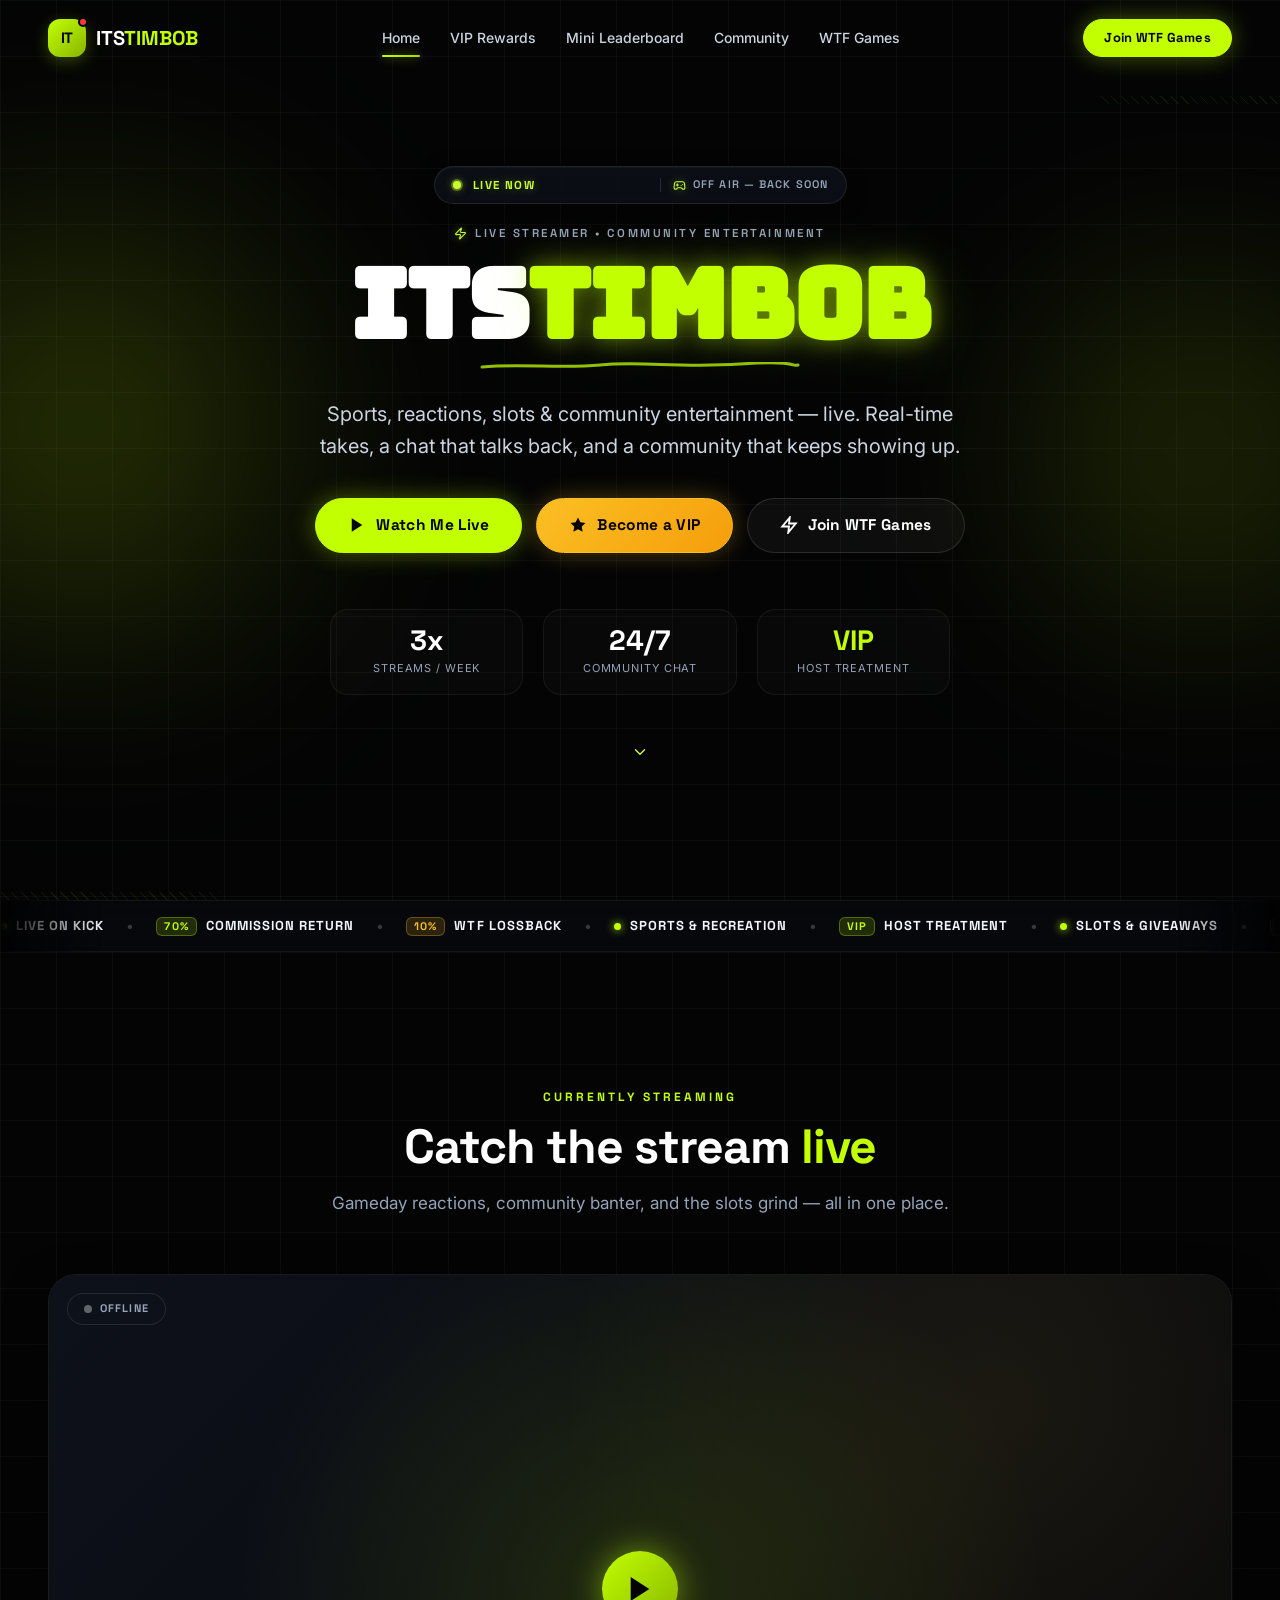
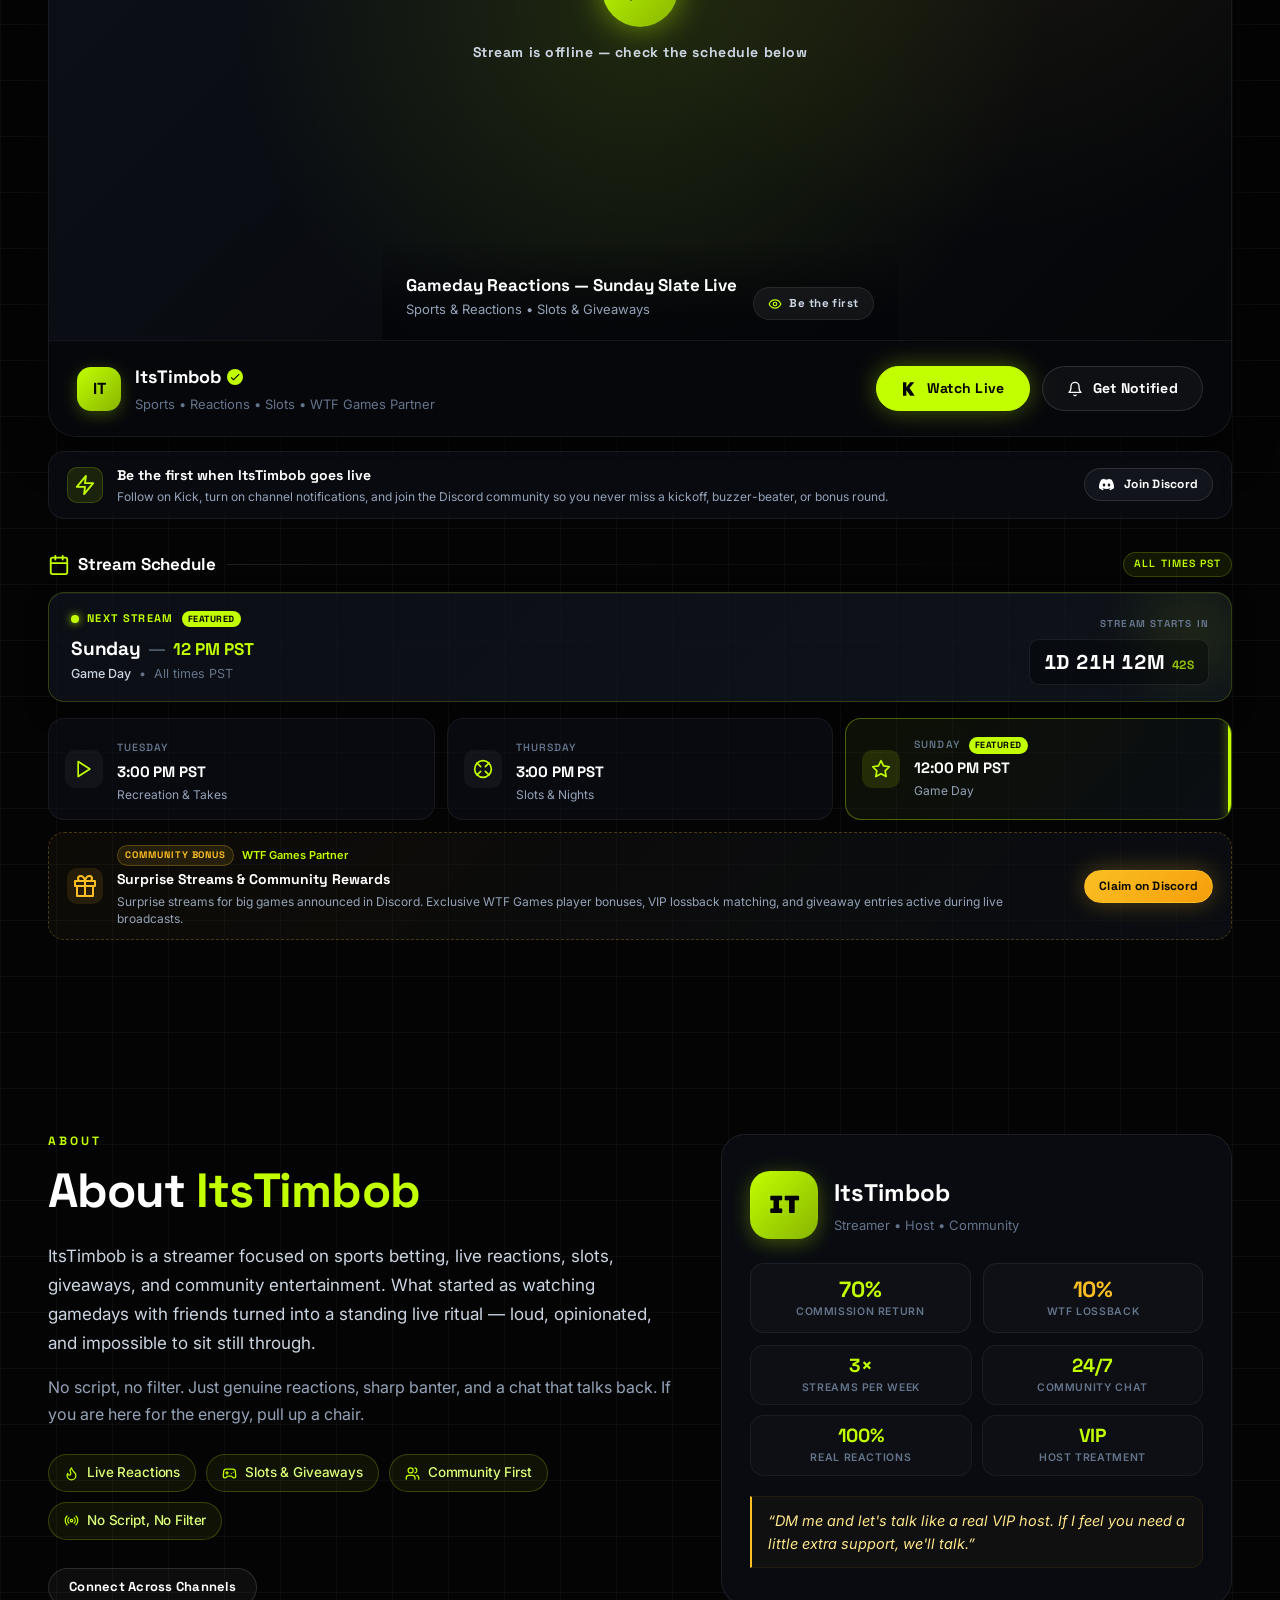
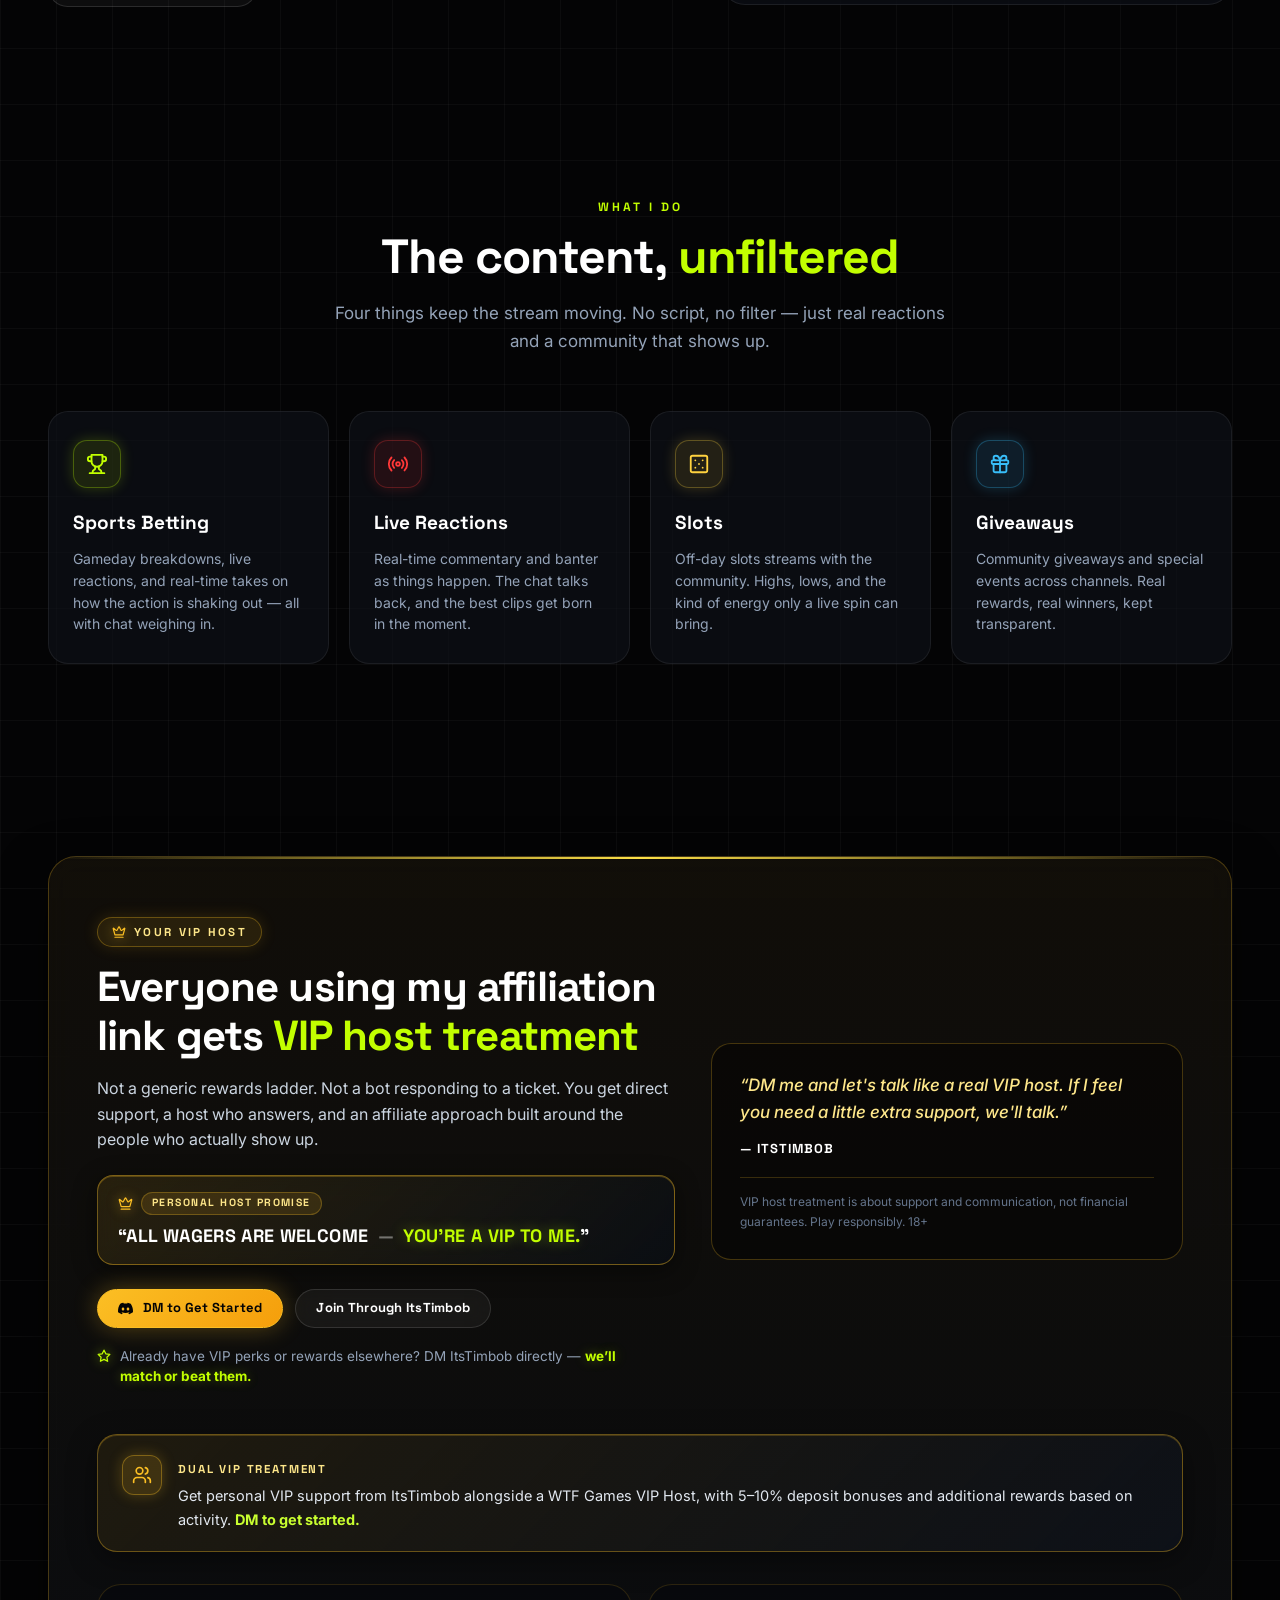
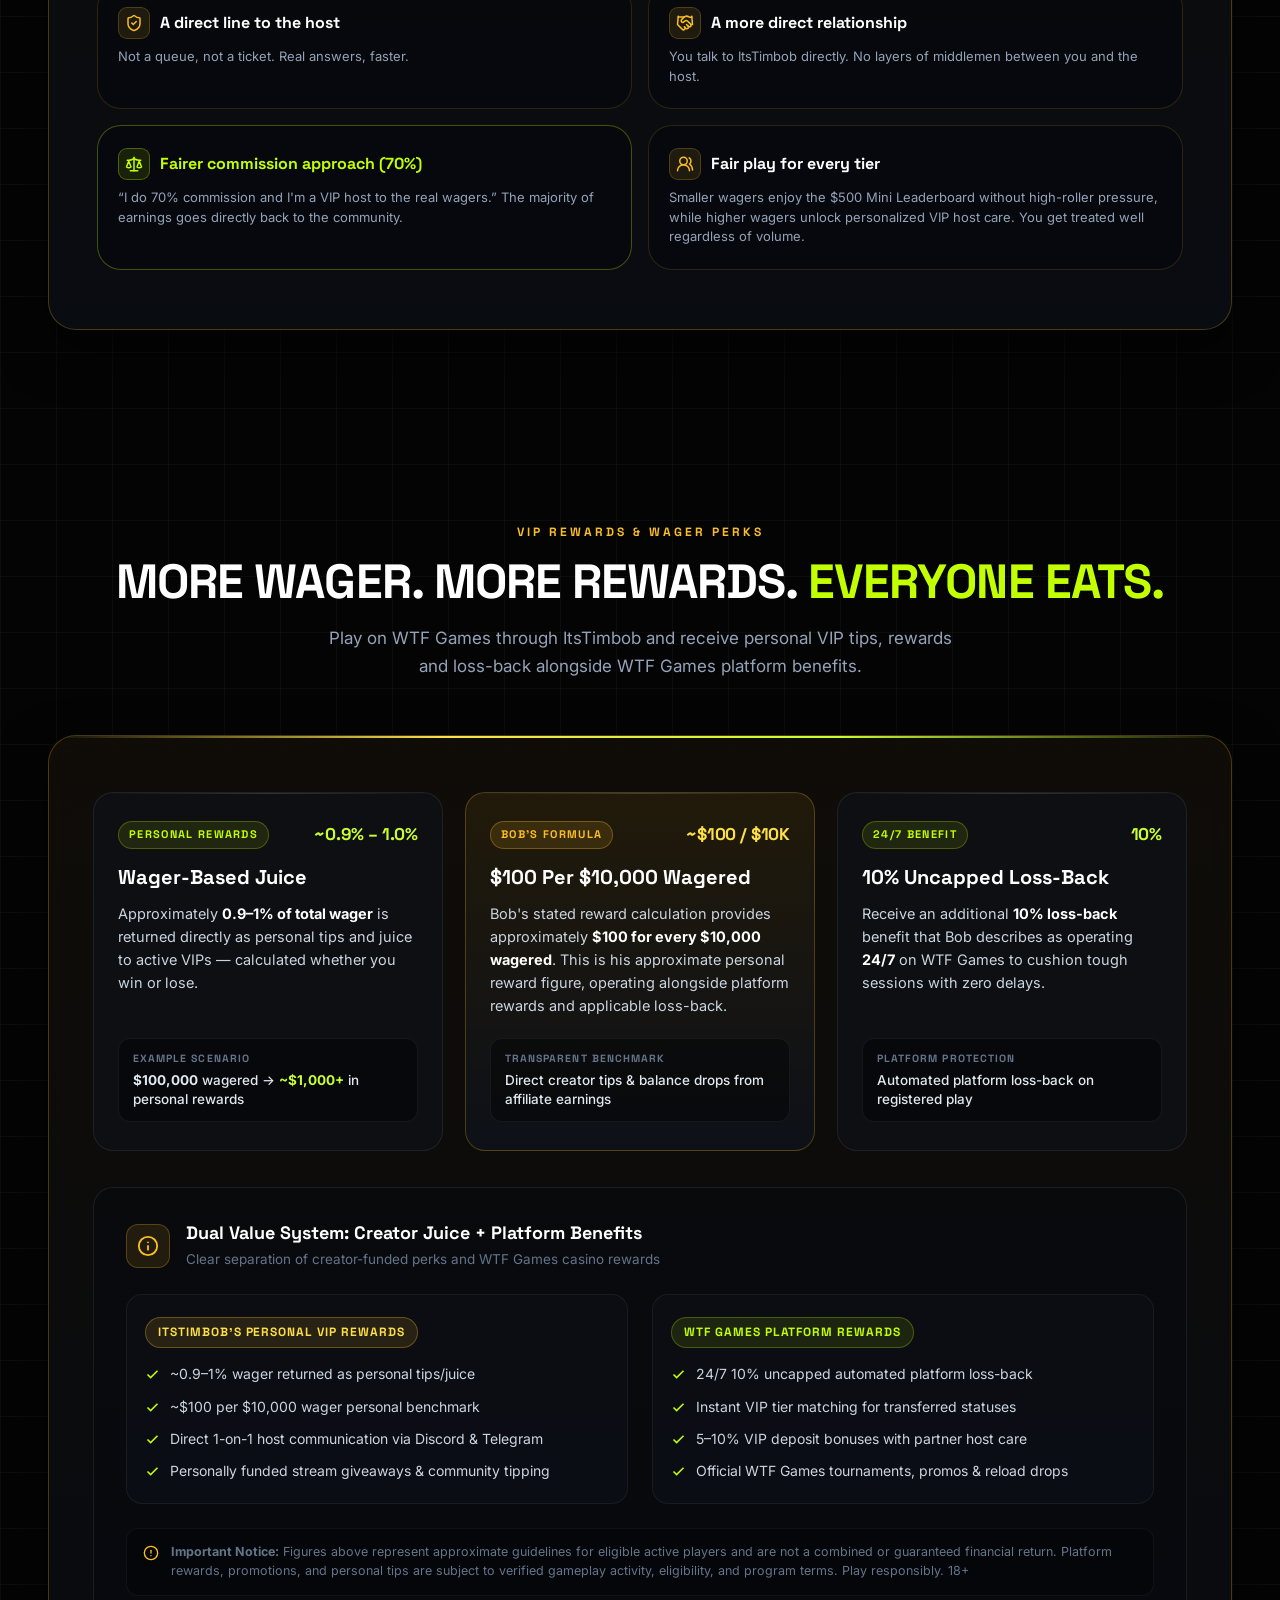
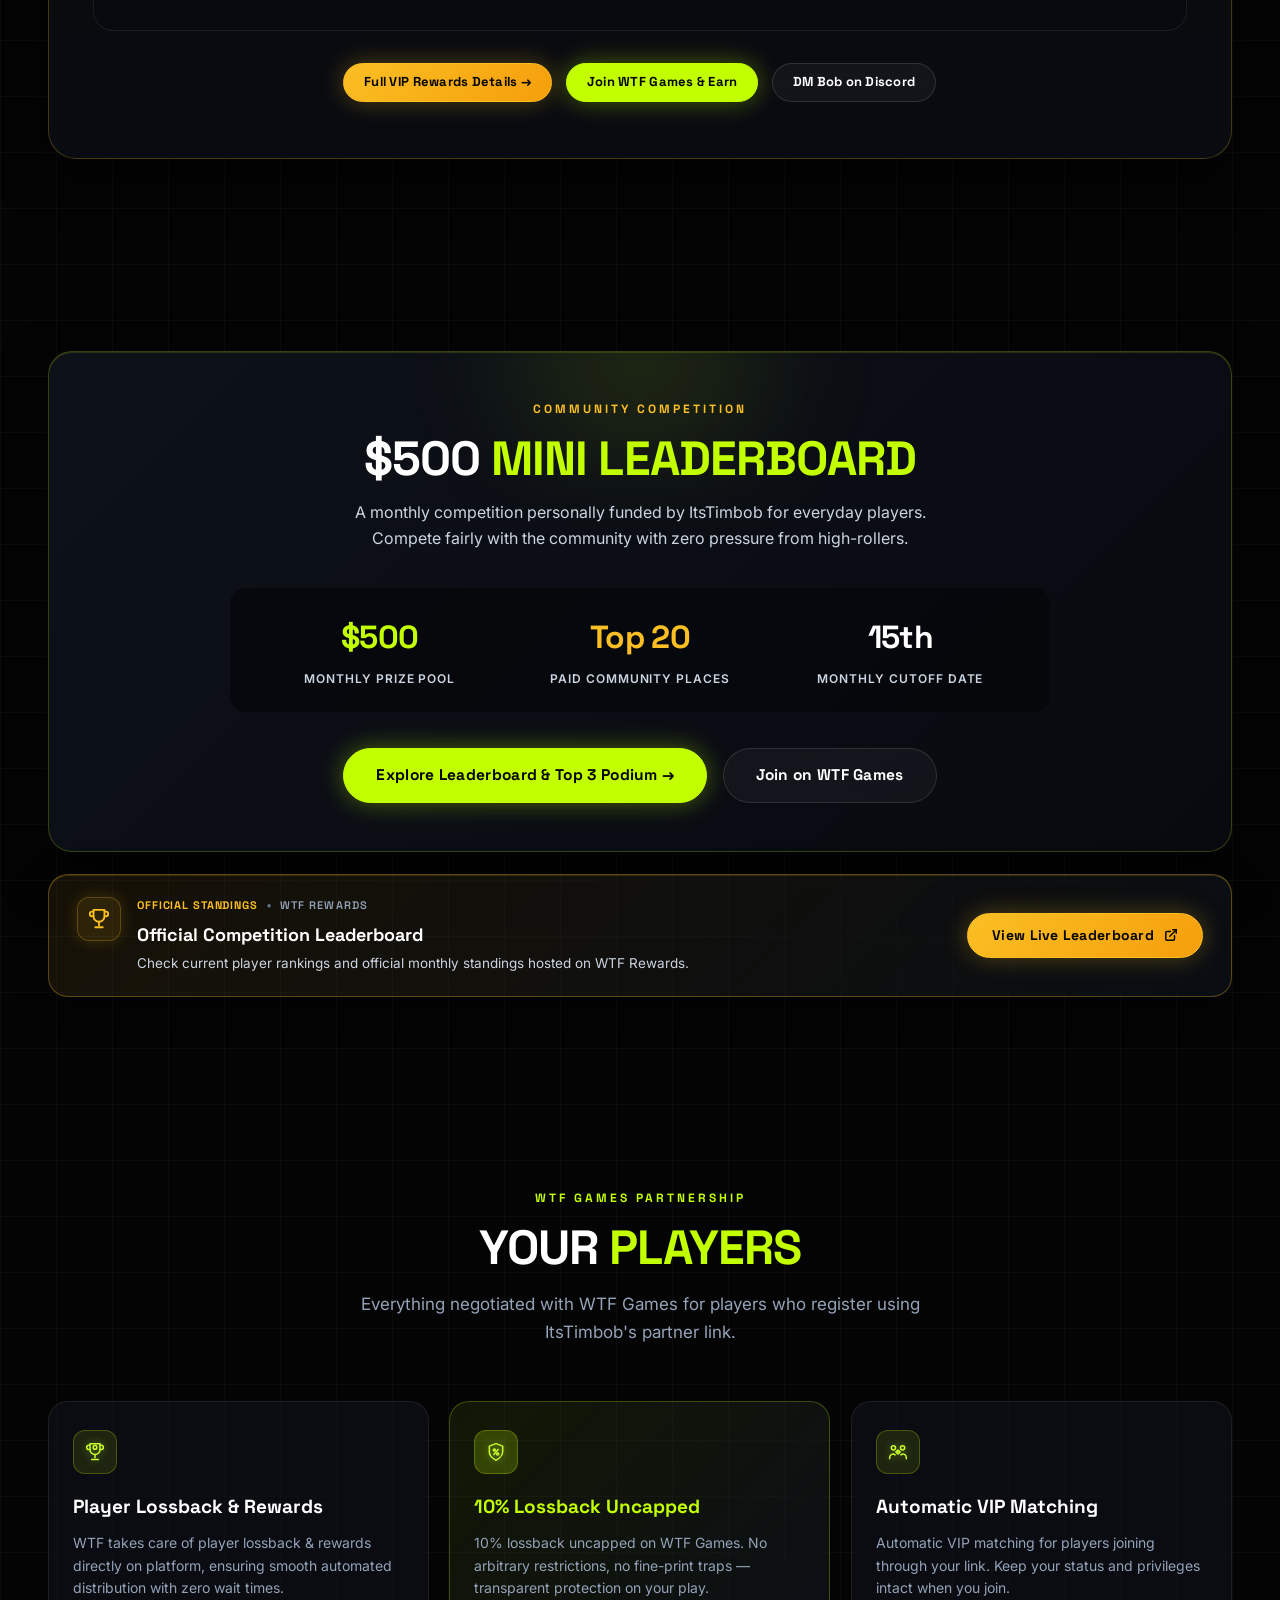
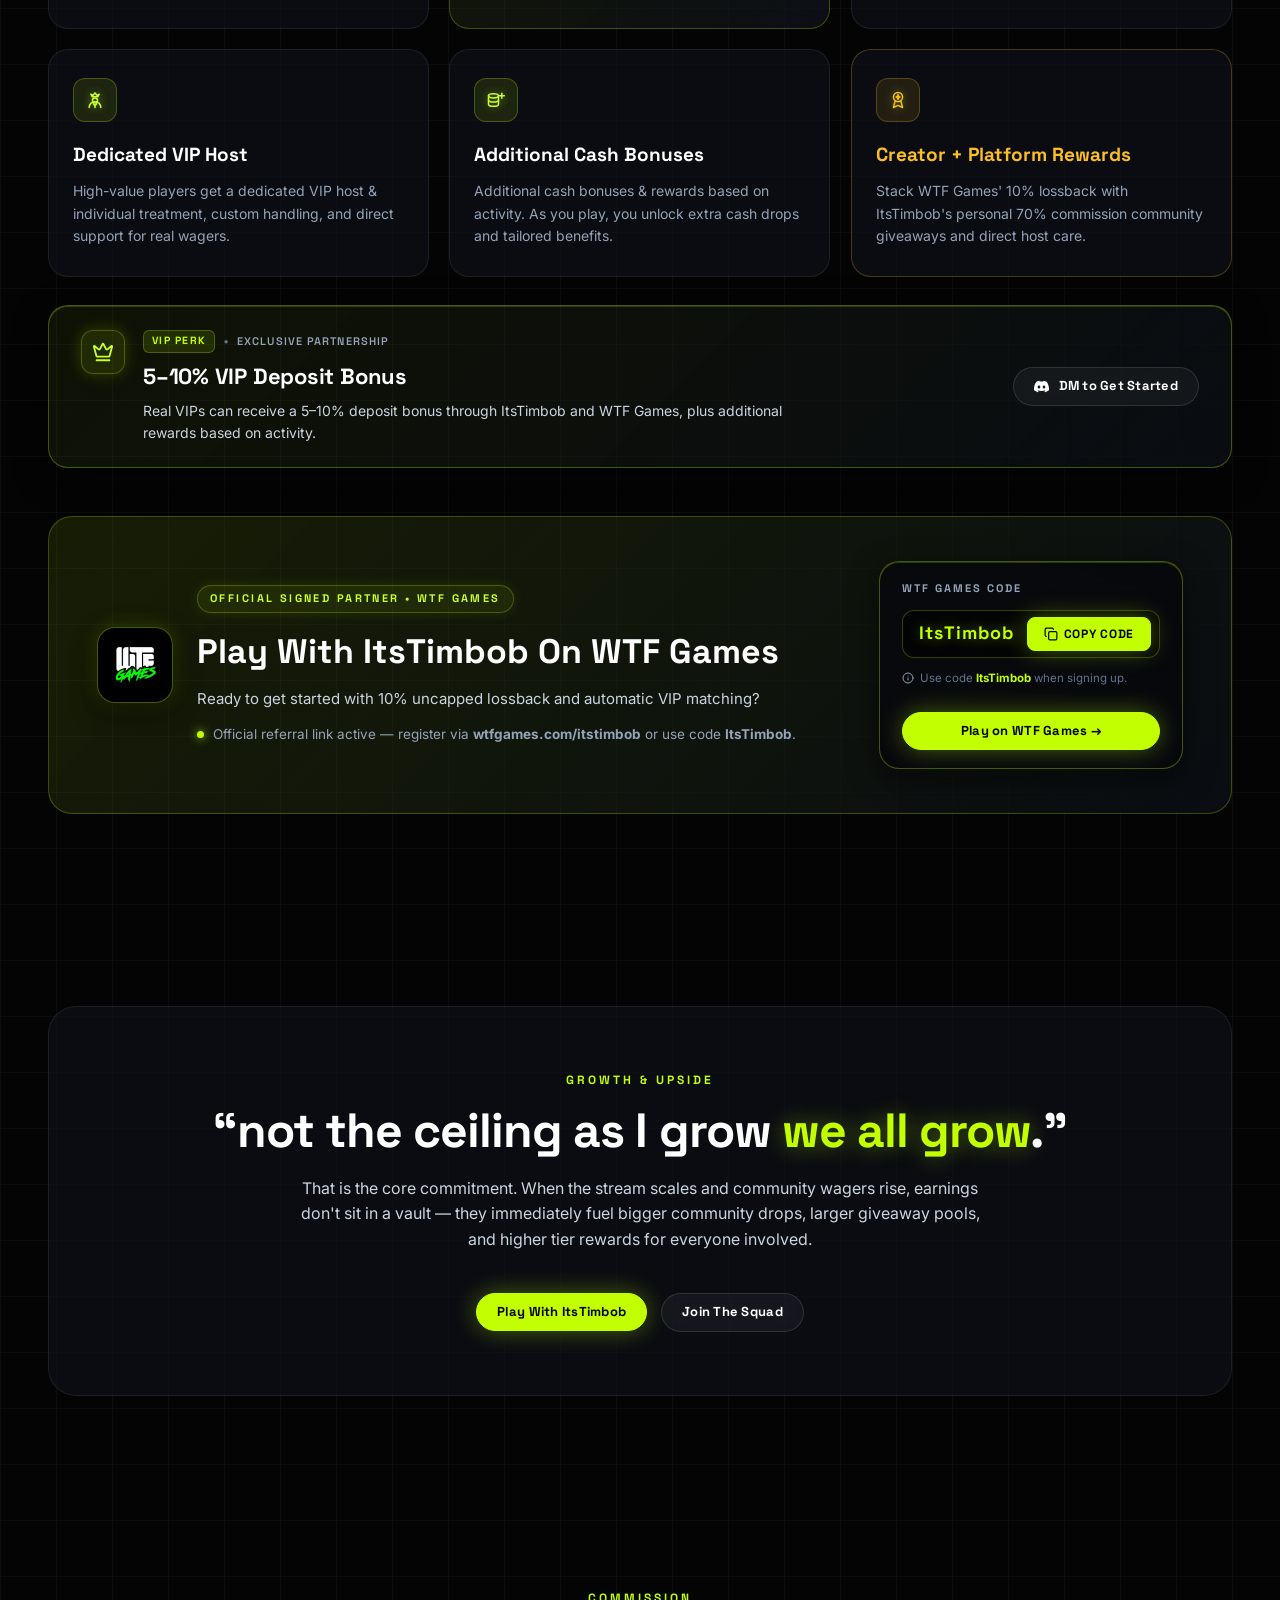
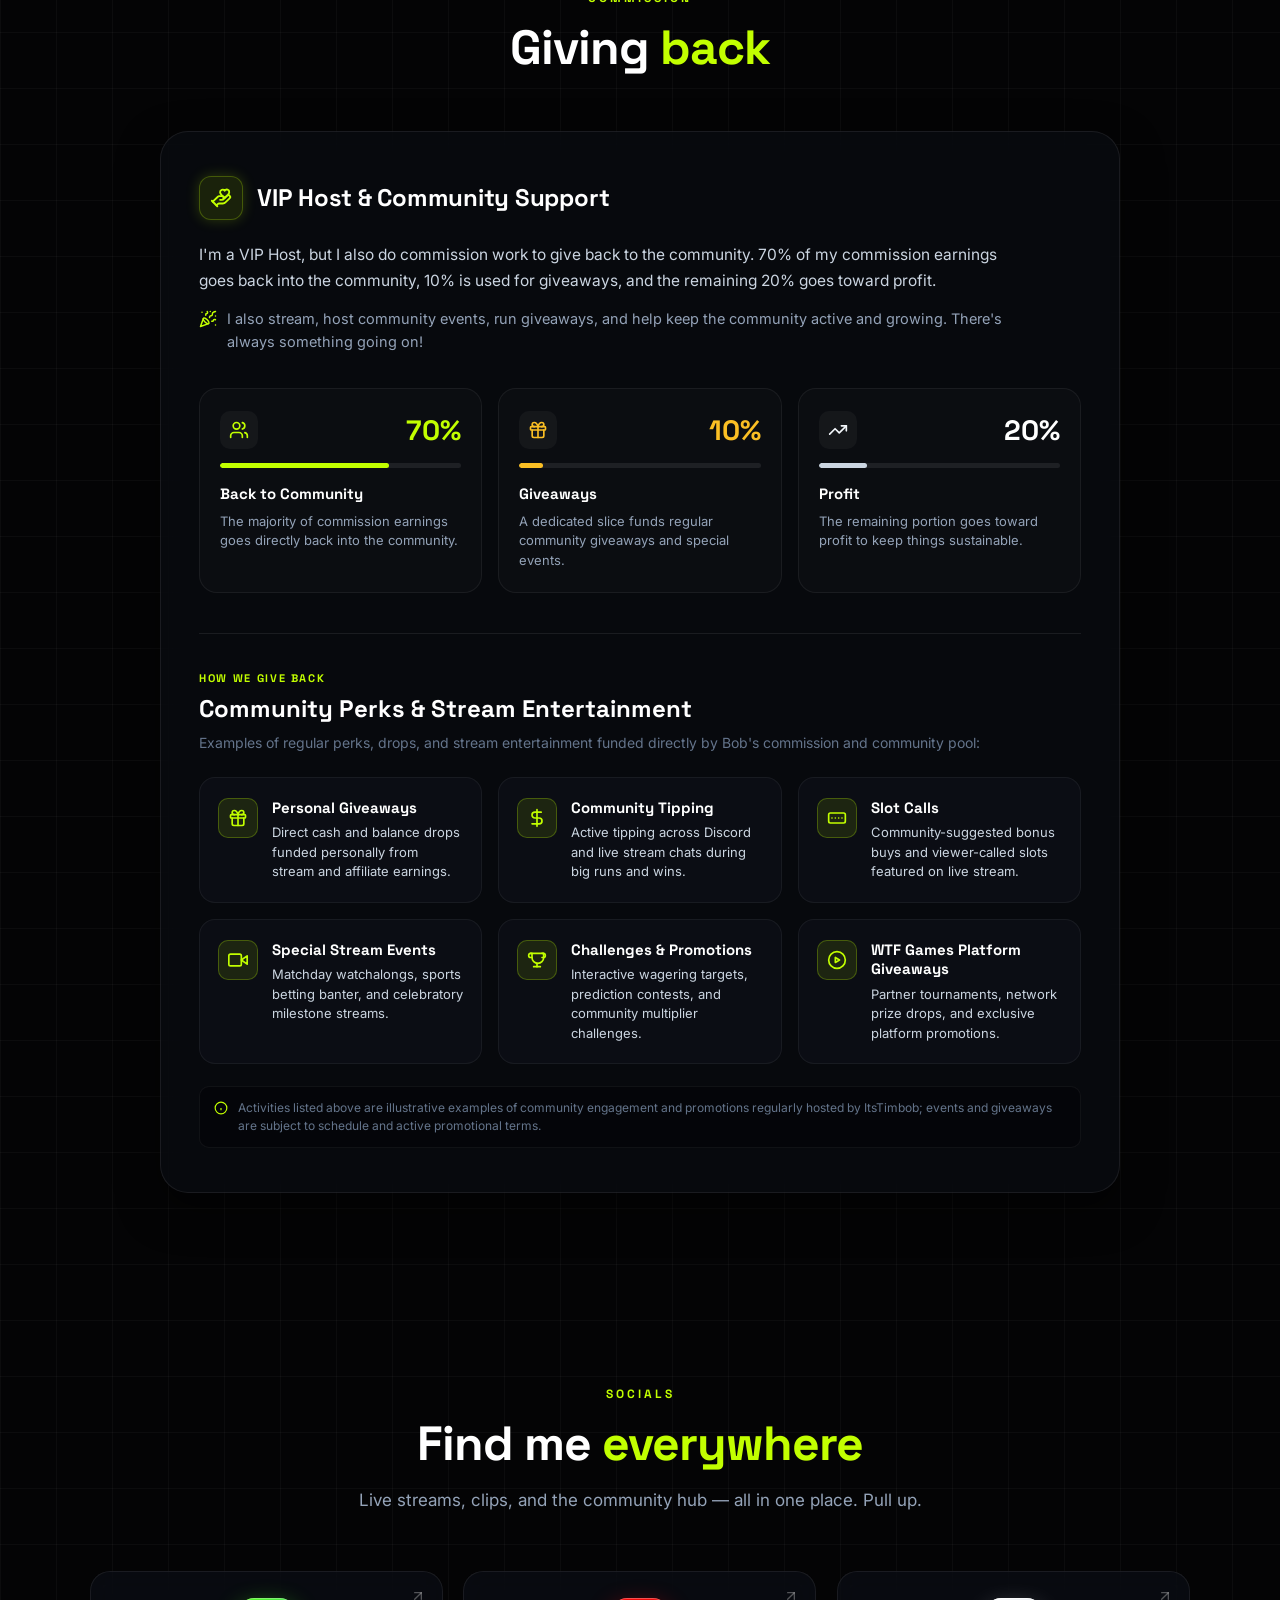
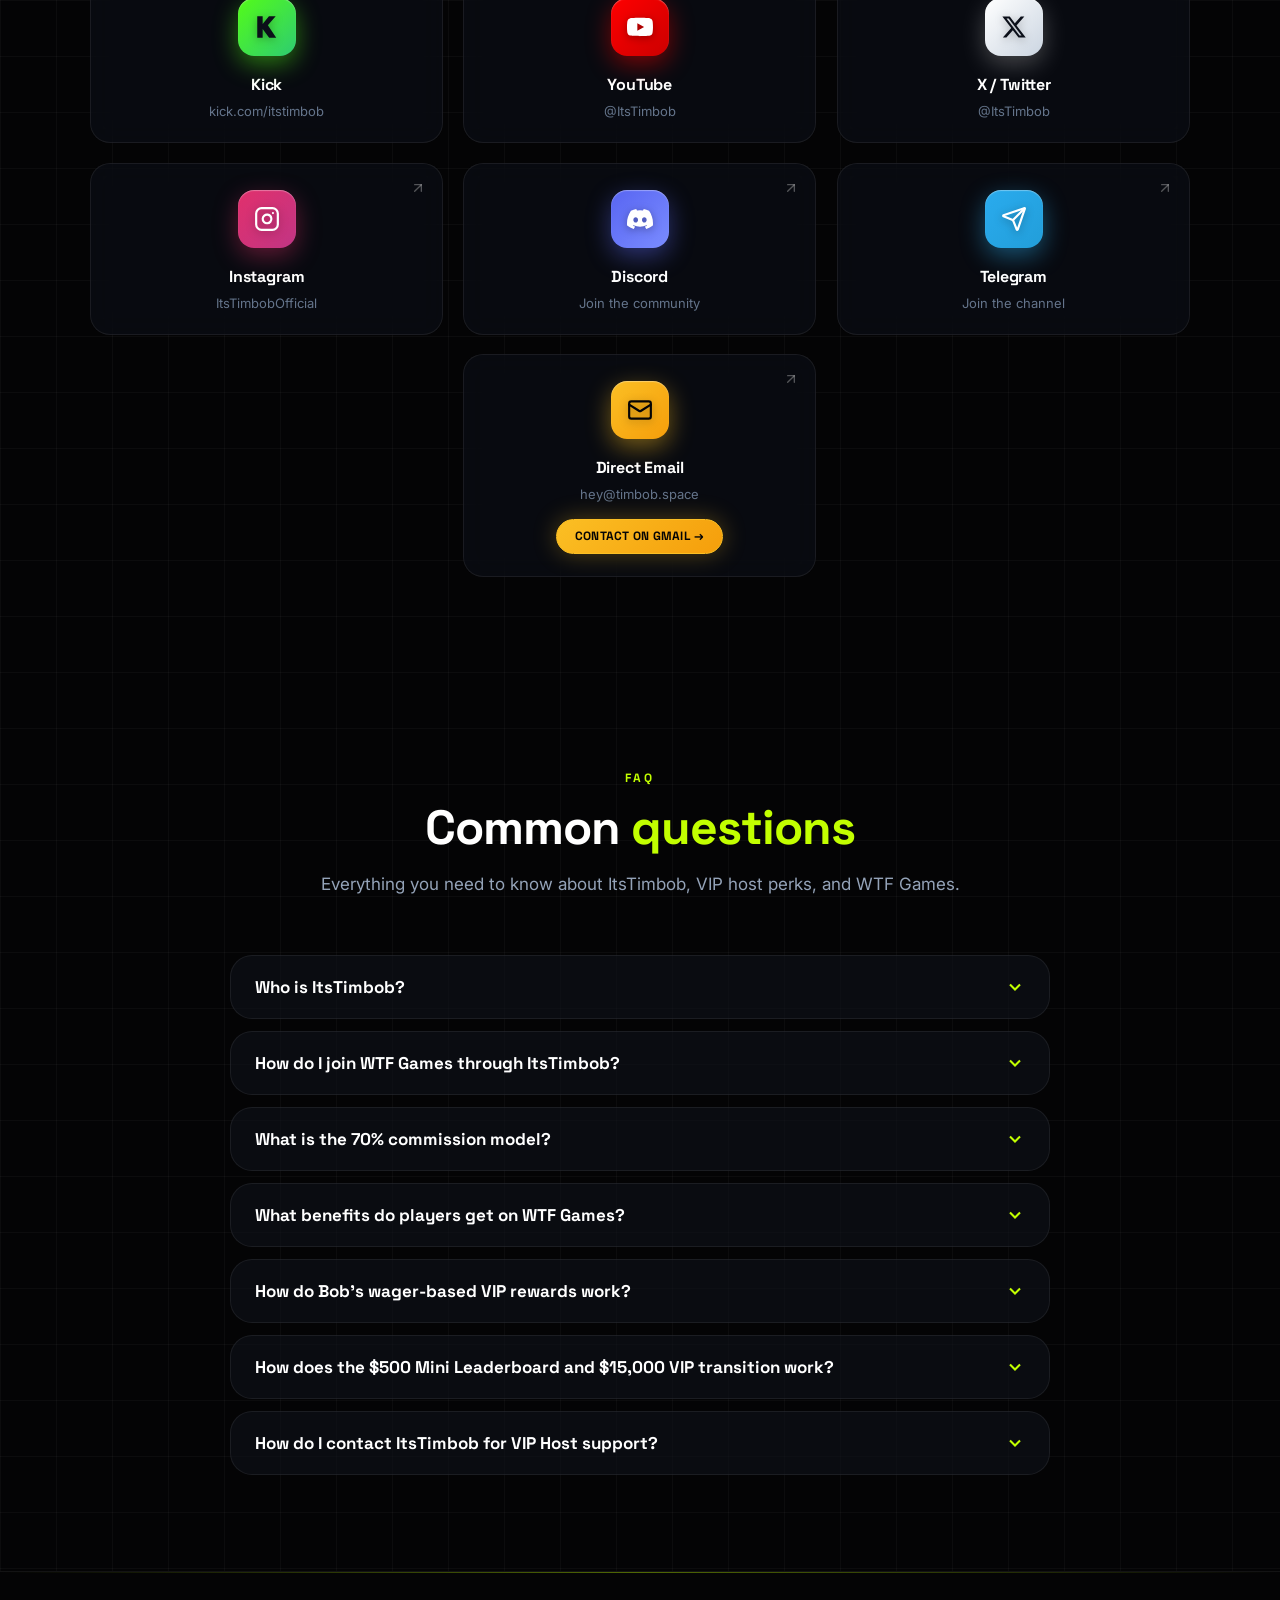
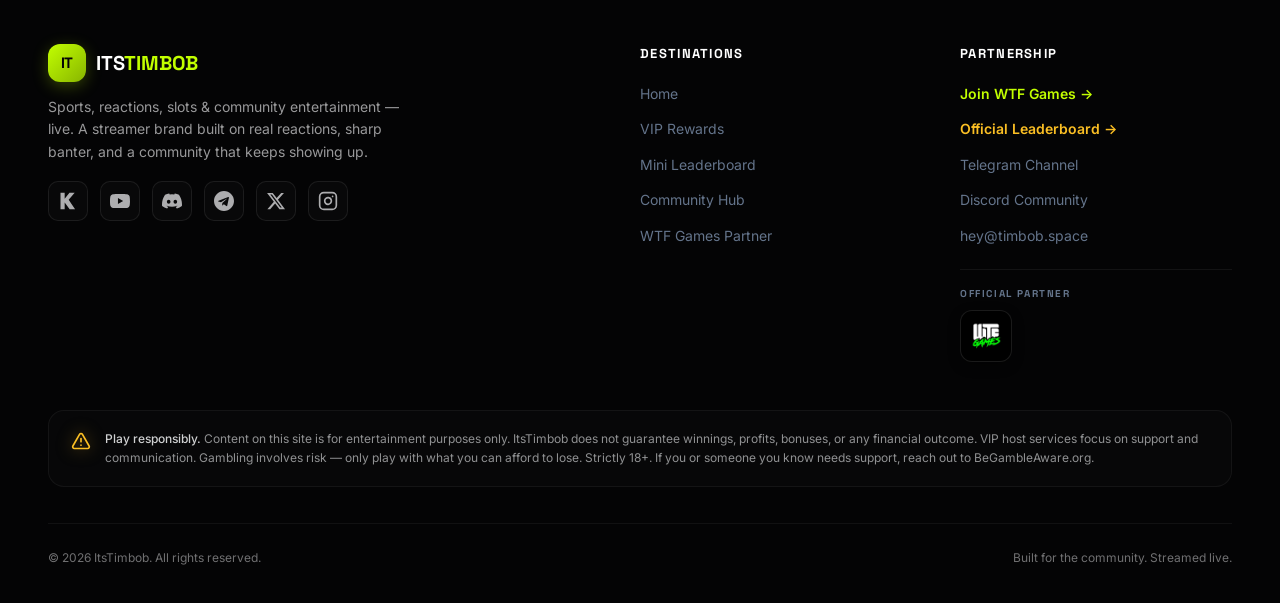
<file: index.html>
<!DOCTYPE html>
<html lang="en">
<head>
  <meta charset="UTF-8">
  <meta name="viewport" content="width=device-width, initial-scale=1.0">
  <meta name="theme-color" content="#040405">
  <title>ItsTimbob — Live Reactions, Sports, Slots &amp; Community</title>
  <meta name="description" content="ItsTimbob — sports betting, live reactions, slots &amp; community entertainment. Streamed live. Everyone using my affiliation link gets VIP host treatment and 10% uncapped lossback on WTF Games.">
  <meta property="og:title" content="ItsTimbob — Live Streams &amp; VIP Host">
  <meta property="og:description" content="Sports, reactions, slots &amp; community entertainment — live. Everyone using my link gets VIP host treatment.">
  <meta property="og:type" content="website">
  <meta name="twitter:card" content="summary_large_image">
  <meta name="twitter:title" content="ItsTimbob — Live Streams &amp; VIP Host">
  <meta name="twitter:description" content="Sports, reactions, slots &amp; community entertainment — live.">

  <!-- Favicon & Mobile Touch Icons -->
  <link rel="icon" type="image/svg+xml" href="assets/favicon.svg">
  <link rel="icon" type="image/png" sizes="32x32" href="assets/favicon-32x32.png">
  <link rel="icon" type="image/png" sizes="16x16" href="assets/favicon-16x16.png">
  <link rel="apple-touch-icon" sizes="180x180" href="assets/apple-touch-icon.png">
  <link rel="manifest" href="assets/site.webmanifest">
  <link rel="shortcut icon" href="favicon.ico">

  <!-- Exact Google Fonts from Reference: Bungee, Inter, Space Grotesk -->
  <link rel="preconnect" href="https://fonts.googleapis.com">
  <link rel="preconnect" href="https://fonts.gstatic.com" crossorigin>
  <link href="https://fonts.googleapis.com/css2?family=Bungee&family=Inter:wght@400;500;600;700&family=Space+Grotesk:wght@500;600;700;800&display=swap" rel="stylesheet">

  <link rel="stylesheet" href="css/styles.css">
</head>
<body class="grid-bg">

  <!-- ==========================================================================
       HEADER NAVIGATION (With Animated Underline Interaction)
       ========================================================================== -->
  <header class="header">
    <div class="container header-inner">
      
      <!-- Brand Logo -->
      <a href="#home" class="logo" aria-label="ItsTimbob home">
        <span class="logo-badge">
          IT
          <span class="logo-live-dot animate-live-dot"></span>
        </span>
        <span class="logo-text">ITS<span class="volt">TIMBOB</span></span>
      </a>

      <!-- Desktop Navigation Menu with Smooth Animated Underlines -->
      <nav aria-label="Main Navigation">
        <ul class="nav-menu">
          <li><a href="/" class="nav-link active">Home<span class="nav-underline"></span></a></li>
          <li><a href="/vip" class="nav-link">VIP Rewards<span class="nav-underline"></span></a></li>
          <li><a href="/leaderboard" class="nav-link">Mini Leaderboard<span class="nav-underline"></span></a></li>
          <li><a href="/community" class="nav-link">Community<span class="nav-underline"></span></a></li>
          <li><a href="/wtf" class="nav-link">WTF Games<span class="nav-underline"></span></a></li>
        </ul>
      </nav>

      <!-- Nav Actions -->
      <div class="nav-actions">
        <a href="https://wtfgames.com/itstimbob" data-config-link="wtf" target="_blank" rel="noopener noreferrer" class="btn btn-volt btn-sm">
          Join WTF Games
        </a>
        <button class="mobile-toggle" id="mobileToggle" aria-label="Toggle navigation menu" aria-expanded="false">
          <span></span>
          <span></span>
          <span></span>
        </button>
      </div>

    </div>
  </header>

  <!-- MOBILE NAVIGATION DRAWER -->
  <div class="mobile-drawer-backdrop" id="mobileBackdrop"></div>
  <aside class="mobile-drawer" id="mobileDrawer" aria-label="Mobile Navigation">
    <ul class="mobile-nav-list">
      <li><a href="/" class="mobile-nav-link active"><span>Home</span> <span>&rarr;</span></a></li>
      <li><a href="/vip" class="mobile-nav-link"><span>VIP Rewards</span> <span>&rarr;</span></a></li>
      <li><a href="/leaderboard" class="mobile-nav-link"><span>Mini Leaderboard</span> <span>&rarr;</span></a></li>
      <li><a href="/community" class="mobile-nav-link"><span>Community</span> <span>&rarr;</span></a></li>
      <li><a href="/wtf" class="mobile-nav-link"><span>WTF Games</span> <span>&rarr;</span></a></li>
    </ul>

    <div class="mobile-drawer-footer">
      <a href="https://wtfgames.com/itstimbob" data-config-link="wtf" target="_blank" rel="noopener noreferrer" class="btn btn-volt btn-lg" style="width: 100%; margin-bottom: 16px;">
        Join WTF Games
      </a>
      <div style="display: flex; justify-content: center; gap: 16px;">
        <a href="https://kick.com/itstimbob" data-config-link="kick" style="color: #53fc18;" aria-label="Kick">
          <svg width="22" height="22" viewBox="0 0 24 24" fill="currentColor"><path d="M3 2h5v7.2L13.8 2H20l-7.2 8.4L20.5 22H14l-6-8.2V22H3V2z"/></svg>
        </a>
        <a href="https://youtube.com/@itstimbob" data-config-link="youtube" style="color: #ff0000;" aria-label="YouTube">
          <svg width="22" height="22" viewBox="0 0 24 24" fill="currentColor"><path d="M23.498 6.186a3.016 3.016 0 0 0-2.122-2.136C19.505 3.545 12 3.545 12 3.545s-7.505 0-9.377.505A3.017 3.017 0 0 0 .502 6.186C0 8.07 0 12 0 12s0 3.93.502 5.814a3.016 3.016 0 0 0 2.122 2.136c1.871.505 9.376.505 9.376.505s7.505 0 9.377-.505a3.015 3.015 0 0 0 2.122-2.136C24 15.93 24 12 24 12s0-3.93-.502-5.814zM9.545 15.568V8.432L15.818 12l-6.273 3.568z"/></svg>
        </a>
        <a href="https://discord.gg/hKkG9NxuEg" data-config-link="discord" style="color: #5865f2;" aria-label="Discord">
          <svg width="22" height="22" viewBox="0 0 24 24" fill="currentColor"><path d="M20.317 4.37a19.791 19.791 0 0 0-4.885-1.515.074.074 0 0 0-.079.037c-.21.375-.444.864-.608 1.25a18.27 18.27 0 0 0-5.487 0 12.64 12.64 0 0 0-.617-1.25.077.077 0 0 0-.079-.037A19.736 19.736 0 0 0 3.677 4.37a.07.07 0 0 0-.032.027C.533 9.046-.32 13.58.099 18.057a.082.082 0 0 0 .031.057 19.9 19.9 0 0 0 5.993 3.03.078.078 0 0 0 .084-.028c.462-.63.874-1.295 1.226-1.994.021-.041.001-.09-.041-.106a13.107 13.107 0 0 1-1.872-.892.077.077 0 0 1-.008-.128 10.2 10.2 0 0 0 .372-.292.074.074 0 0 1 .077-.01c3.929 1.793 8.18 1.793 12.061 0a.074.074 0 0 1 .078.01c.12.098.246.198.373.292a.077.077 0 0 1-.006.127 12.299 12.299 0 0 1-1.873.894.077.077 0 0 0-.041.107c.36.698.772 1.362 1.225 1.993a.076.076 0 0 0 .084.028 19.839 19.839 0 0 0 6.002-3.03.077.077 0 0 0 .032-.054c.5-5.177-.838-9.674-3.549-13.66a.061.061 0 0 0-.031-.028zM8.02 15.33c-1.183 0-2.157-1.085-2.157-2.419 0-1.333.956-2.419 2.157-2.419 1.21 0 2.176 1.096 2.157 2.42 0 1.333-.956 2.418-2.157 2.418zm7.975 0c-1.183 0-2.157-1.085-2.157-2.419 0-1.333.955-2.419 2.157-2.419 1.21 0 2.176 1.096 2.157 2.42 0 1.333-.946 2.418-2.157 2.418z"/></svg>
        </a>
        <a href="https://t.me/+GjSgJUK0AUYxNmZh" data-config-link="telegram" style="color: #229ed9;" aria-label="Telegram">
          <svg width="22" height="22" viewBox="0 0 24 24" fill="currentColor"><path d="M12 0C5.373 0 0 5.373 0 12s5.373 12 12 12 12-5.373 12-12S18.627 0 12 0zm5.894 8.221l-1.97 9.28c-.145.658-.537.818-1.084.508l-3-2.21-1.446 1.394c-.16.16-.295.295-.605.295l.213-3.053 5.56-5.023c.242-.213-.054-.333-.373-.121l-6.871 4.326-2.962-.924c-.643-.204-.657-.643.136-.953l11.57-4.458c.537-.194 1.006.128.832.943z"/></svg>
        </a>
        <a href="https://x.com/ItsTimbob" data-config-link="x" style="color: #ffffff;" aria-label="X">
          <svg width="22" height="22" viewBox="0 0 24 24" fill="currentColor"><path d="M18.244 2.25h3.308l-7.227 8.26 8.502 11.24H16.17l-5.214-6.817L4.99 21.75H1.68l7.73-8.835L1.254 2.25H8.08l4.713 6.231zm-1.161 17.52h1.833L7.084 4.126H5.117z"/></svg>
        </a>
        <a href="https://www.instagram.com/itstimbobofficial" data-config-link="instagram" style="color: #e1306c;" aria-label="Instagram">
          <svg width="22" height="22" viewBox="0 0 24 24" fill="none" stroke="currentColor" stroke-width="2" stroke-linecap="round" stroke-linejoin="round"><rect width="20" height="20" x="2" y="2" rx="5" ry="5"></rect><path d="M16 11.37A4 4 0 1 1 12.63 8 4 4 0 0 1 16 11.37z"></path><line x1="17.5" x2="17.51" y1="6.5" y2="6.5"></line></svg>
        </a>
      </div>
    </div>
  </aside>

  <!-- ==========================================================================
       HERO SECTION (With 2. Animated Status Rotator)
       ========================================================================== -->
  <section class="section hero-section" id="home">
    <div class="hero-bg-blobs">
      <div class="hero-blob-1"></div>
      <div class="hero-blob-2"></div>
      <div class="hazard-stripes hero-hazard-bottom opacity-40"></div>
      <div class="hazard-stripes hero-hazard-top opacity-30"></div>
    </div>

    <div class="container hero-center">
      
      <!-- HERO TOP STATUS ROW (ORIGINAL ITSTIMBOB REFERENCE STRUCTURE) -->
      <div class="hero-status-pill reveal" id="heroStatusPill">
        <!-- Dot (Refined Neon Yellow/Gold #c9ff30) -->
        <span class="status-indicator-dot" id="statusDot"></span>

        <!-- LEFT SIDE: DYNAMIC STREAM STATUS (Smoothly cycles through 4 phrases) -->
        <div class="status-rotator-wrap" id="statusRotator">
          <div class="status-rotator-item active">I’M STREAMING</div>
          <div class="status-rotator-item">LIVE NOW</div>
          <div class="status-rotator-item">SPORTS &amp; RECREATION</div>
          <div class="status-rotator-item">SLOTS &amp; GIVEAWAYS</div>
        </div>

        <!-- Vertical Divider -->
        <span class="status-divider" id="statusDivider"></span>

        <!-- RIGHT SIDE: OFF-AIR STATUS (Gamepad icon + OFF AIR — BACK SOON) -->
        <div class="hero-status-offline" id="heroStatusOffline">
          <svg class="gamepad-icon-gold" width="13" height="13" viewBox="0 0 24 24" fill="none" stroke="currentColor" stroke-width="2" stroke-linecap="round" stroke-linejoin="round">
            <line x1="6" x2="10" y1="11" y2="11"></line>
            <line x1="8" x2="8" y1="9" y2="13"></line>
            <line x1="15" x2="15.01" y1="12" y2="12"></line>
            <line x1="18" x2="18.01" y1="10" y2="10"></line>
            <path d="M17.32 5H6.68a4 4 0 0 0-3.978 3.59c-.006.052-.01.101-.017.152C2.604 9.416 2 14.456 2 16a3 3 0 0 0 3 3c1 0 1.5-.5 2-1l1.414-1.414A2 2 0 0 1 9.828 16h4.344a2 2 0 0 1 1.414.586L17 18c.5.5 1 1 2 1a3 3 0 0 0 3-3c0-1.545-.604-6.584-.685-7.258-.007-.05-.011-.1-.017-.151A4 4 0 0 0 17.32 5z"></path>
          </svg>
          <span class="status-fixed-text">OFF AIR &mdash; BACK SOON</span>
        </div>
      </div>

      <!-- STREAMER BRAND DESCRIPTION (Clean, Crisp, Light with Subtle Zap Icon) -->
      <div class="hero-streamer-desc reveal delay-1">
        <svg class="hero-streamer-icon" width="13" height="13" viewBox="0 0 24 24" fill="none" stroke="currentColor" stroke-width="2" stroke-linecap="round" stroke-linejoin="round">
          <path d="M4 14a1 1 0 0 1-.78-1.63l9.9-10.2a.5.5 0 0 1 .86.46l-1.92 6.02A1 1 0 0 0 13 10h7a1 1 0 0 1 .78 1.63l-9.9 10.2a.5.5 0 0 1-.86-.46l1.92-6.02A1 1 0 0 0 11 14z"></path>
        </svg>
        <span>LIVE STREAMER &bull; COMMUNITY ENTERTAINMENT</span>
      </div>

      <!-- The Iconic Bungee Graffiti Headline -->
      <h1 class="hero-graffiti-title reveal delay-1">
        <span>ITS</span><span class="volt glow-brand-text">TIMBOB</span>
      </h1>

      <!-- The Hand-drawn squiggly neon underline -->
      <div class="hero-squiggly-wrap reveal delay-2">
        <svg viewBox="0 0 320 8" style="width: 100%; height: 8px;" preserveAspectRatio="none">
          <path d="M2 5 C 40 1, 80 7, 120 3 S 200 6, 260 2 S 310 5, 318 3" fill="none" stroke="#c2ff00" stroke-width="3" stroke-linecap="round" opacity="0.75"/>
        </svg>
      </div>

      <!-- Core Tagline / Subtitle -->
      <p class="hero-description reveal delay-2">
        Sports, reactions, slots &amp; community entertainment &mdash; live. Real-time takes, a chat that talks back, and a community that keeps showing up.
      </p>

      <!-- Action Buttons -->
      <div class="hero-actions reveal delay-3">
        <a href="#streams" class="btn btn-volt btn-lg">
          <svg width="18" height="18" viewBox="0 0 24 24" fill="currentColor"><polygon points="5 3 19 12 5 21 5 3"></polygon></svg>
          Watch Me Live
        </a>
        <a href="#vip-host" class="btn btn-gold btn-lg">
          <svg width="18" height="18" viewBox="0 0 24 24" fill="currentColor"><polygon points="12 2 15.09 8.26 22 9.27 17 14.14 18.18 21.02 12 17.77 5.82 21.02 7 14.14 2 9.27 8.91 8.26 12 2"></polygon></svg>
          Become a VIP
        </a>
        <a href="https://wtfgames.com/itstimbob" data-config-link="wtf" target="_blank" rel="noopener noreferrer" class="btn btn-ghost btn-lg">
          <svg width="18" height="18" viewBox="0 0 24 24" fill="none" stroke="currentColor" stroke-width="2.5"><polygon points="13 2 3 14 12 14 11 22 21 10 12 10 13 2"></polygon></svg>
          Join WTF Games
        </a>
      </div>

      <!-- Reference 3-Pill Stat Bar -->
      <div class="hero-stats-row reveal delay-4">
        <div class="hero-stat-box">
          <div class="hero-stat-val">3x</div>
          <div class="hero-stat-lbl">Streams / week</div>
        </div>
        <div class="hero-stat-box">
          <div class="hero-stat-val">24/7</div>
          <div class="hero-stat-lbl">Community chat</div>
        </div>
        <div class="hero-stat-box">
          <div class="hero-stat-val" style="color: var(--brand-400);">VIP</div>
          <div class="hero-stat-lbl">Host treatment</div>
        </div>
      </div>

      <!-- Subtle Hero Downward Chevron (Scroll Indicator) -->
      <div class="hero-scroll-cue reveal delay-4">
        <a href="#streams" class="hero-scroll-link" aria-label="Scroll to next section">
          <svg class="hero-scroll-chevron" width="18" height="18" viewBox="0 0 24 24" fill="none" stroke="currentColor" stroke-width="1.8" stroke-linecap="round" stroke-linejoin="round">
            <polyline points="6 9 12 15 18 9"></polyline>
          </svg>
        </a>
      </div>

    </div>
  </section>

  <!-- ==========================================================================
       INFINITE STREAM MARQUEE TICKER (Inspired by Grace Daniyan Portfolio)
       ========================================================================== -->
  <div class="stream-marquee-wrap" aria-hidden="true">
    <div class="stream-marquee-track">
      <div class="stream-marquee-content">
        <span class="marquee-item"><span class="marquee-dot"></span>LIVE ON KICK</span>
        <span class="marquee-sep">&bull;</span>
        <span class="marquee-item"><span class="marquee-tag volt">70%</span>COMMISSION RETURN</span>
        <span class="marquee-sep">&bull;</span>
        <span class="marquee-item"><span class="marquee-tag gold">10%</span>WTF LOSSBACK</span>
        <span class="marquee-sep">&bull;</span>
        <span class="marquee-item"><span class="marquee-dot"></span>SPORTS &amp; RECREATION</span>
        <span class="marquee-sep">&bull;</span>
        <span class="marquee-item"><span class="marquee-tag volt">VIP</span>HOST TREATMENT</span>
        <span class="marquee-sep">&bull;</span>
        <span class="marquee-item"><span class="marquee-dot"></span>SLOTS &amp; GIVEAWAYS</span>
        <span class="marquee-sep">&bull;</span>
        <span class="marquee-item"><span class="marquee-tag gold">24/7</span>COMMUNITY CHAT</span>
        <span class="marquee-sep">&bull;</span>
      </div>
      <div class="stream-marquee-content" aria-hidden="true">
        <span class="marquee-item"><span class="marquee-dot"></span>LIVE ON KICK</span>
        <span class="marquee-sep">&bull;</span>
        <span class="marquee-item"><span class="marquee-tag volt">70%</span>COMMISSION RETURN</span>
        <span class="marquee-sep">&bull;</span>
        <span class="marquee-item"><span class="marquee-tag gold">10%</span>WTF LOSSBACK</span>
        <span class="marquee-sep">&bull;</span>
        <span class="marquee-item"><span class="marquee-dot"></span>SPORTS &amp; RECREATION</span>
        <span class="marquee-sep">&bull;</span>
        <span class="marquee-item"><span class="marquee-tag volt">VIP</span>HOST TREATMENT</span>
        <span class="marquee-sep">&bull;</span>
        <span class="marquee-item"><span class="marquee-dot"></span>SLOTS &amp; GIVEAWAYS</span>
        <span class="marquee-sep">&bull;</span>
        <span class="marquee-item"><span class="marquee-tag gold">24/7</span>COMMUNITY CHAT</span>
        <span class="marquee-sep">&bull;</span>
      </div>
    </div>
  </div>

  <!-- ==========================================================================
       STREAMS SECTION (Catch the stream live)
       ========================================================================== -->
  <section class="section" id="streams">
    <div class="container">
      
      <div class="section-header center reveal">
        <span class="section-eyebrow">Currently Streaming</span>
        <h2 class="section-title">Catch the stream <span>live</span></h2>
        <p class="section-subtitle">
          Gameday reactions, community banter, and the slots grind &mdash; all in one place.
        </p>
      </div>

      <!-- 1. STREAM PREVIEW CARD (Aspect Video, Status Badge, Categories, Be The First, Watch Live + Get Notified) -->
      <div class="stream-preview-card reveal delay-1">
        <div class="stream-embed-box">
          <div class="stream-bg-ambient"></div>

          <!-- STREAM TOP BAR: SINGLE STATUS BADGE -->
          <div class="stream-top-bar">
            <!-- KICK LIVE / OFFLINE STATUS BADGE -->
            <div class="stream-live-pill offline" id="streamStatusBadge">
              <span class="stream-status-dot offline" id="streamStatusDot"></span>
              <span id="streamStatusText">Offline</span>
            </div>
          </div>

          <!-- CENTER: PLAY / WATCH PROMPT -->
          <a href="https://kick.com/itstimbob" data-config-link="kick" class="stream-center-btn" aria-label="Watch live on Kick">
            <div class="stream-play-circle">
              <svg width="32" height="32" viewBox="0 0 24 24" fill="currentColor"><polygon points="5 3 19 12 5 21 5 3"></polygon></svg>
            </div>
            <span class="stream-center-prompt" id="streamCenterPrompt">
              Stream is offline &mdash; check the schedule below
            </span>
          </a>

          <!-- BOTTOM CARD OVERLAY: TITLE, CATEGORIES, BE THE FIRST -->
          <div class="stream-overlay-bottom">
            <div class="stream-overlay-meta">
              <h3 class="stream-overlay-title" id="streamOverlayTitle">Gameday Reactions &mdash; Sunday Slate Live</h3>
              <p class="stream-overlay-category" id="streamOverlayCategory">Sports &amp; Reactions &bull; Slots &amp; Giveaways</p>
            </div>
            <div class="stream-overlay-stats">
              <!-- BE THE FIRST CHIP (from original website) -->
              <span class="stream-stat-chip be-first-chip" id="streamViewerChip">
                <svg width="14" height="14" viewBox="0 0 24 24" fill="none" stroke="currentColor" stroke-width="2" stroke-linecap="round" stroke-linejoin="round" class="text-volt">
                  <path d="M2 12s3-7 10-7 10 7 10 7-3 7-10 7-10-7-10-7Z"/>
                  <circle cx="12" cy="12" r="3"/>
                </svg>
                <span id="streamViewerText">Be the first</span>
              </span>
            </div>
          </div>
        </div>

        <!-- 2. WATCH LIVE + GET NOTIFIED CTA BAR -->
        <div class="stream-bar-bottom">
          <div class="stream-channel-profile">
            <div class="stream-avatar-badge">IT</div>
            <div>
              <div class="stream-creator-name">
                ItsTimbob
                <span class="stream-verified-badge" title="Verified Creator">
                  <svg width="12" height="12" viewBox="0 0 24 24" fill="currentColor"><path d="M9 16.17L4.83 12l-1.42 1.41L9 19 21 7l-1.41-1.41z"/></svg>
                </span>
              </div>
              <p class="stream-creator-sub">Sports &bull; Reactions &bull; Slots &bull; WTF Games Partner</p>
            </div>
          </div>

          <!-- PROMINENT CTAs: WATCH LIVE + GET NOTIFIED -->
          <div class="stream-cta-buttons">
            <a href="https://kick.com/itstimbob" data-config-link="kick" class="btn btn-volt btn-md">
              <svg width="16" height="16" viewBox="0 0 24 24" fill="currentColor"><path d="M3 2h5v7.2L13.8 2H20l-7.2 8.4L20.5 22H14l-6-8.2V22H3V2z"/></svg>
              Watch Live
            </a>
            <a href="#socials" data-notify-btn class="btn btn-ghost btn-md">
              <svg width="16" height="16" viewBox="0 0 24 24" fill="none" stroke="currentColor" stroke-width="2" stroke-linecap="round" stroke-linejoin="round"><path d="M6 8a6 6 0 0 1 12 0c0 7 3 9 3 9H3s3-2 3-9"/><path d="M10.3 21a1.94 1.94 0 0 0 3.4 0"/></svg>
              Get Notified
            </a>
          </div>
        </div>
      </div>

      <!-- 3. BE THE FIRST CALLOUT BANNER -->
      <div class="be-first-banner reveal delay-2">
        <div class="be-first-icon">
          <svg width="22" height="22" viewBox="0 0 24 24" fill="none" stroke="currentColor" stroke-width="2" stroke-linecap="round" stroke-linejoin="round" class="text-volt">
            <polygon points="13 2 3 14 12 14 11 22 21 10 12 10 13 2"></polygon>
          </svg>
        </div>
        <div class="be-first-content">
          <h4 class="be-first-title">Be the first when ItsTimbob goes live</h4>
          <p class="be-first-desc">Follow on Kick, turn on channel notifications, and join the Discord community so you never miss a kickoff, buzzer-beater, or bonus round.</p>
        </div>
        <div class="be-first-action">
          <a href="https://discord.gg/hKkG9NxuEg" data-config-link="discord" class="btn btn-ghost btn-sm">
            <svg width="15" height="15" viewBox="0 0 24 24" fill="currentColor"><path d="M20.317 4.37a19.791 19.791 0 0 0-4.885-1.515.074.074 0 0 0-.079.037c-.21.375-.444.864-.608 1.25a18.27 18.27 0 0 0-5.487 0 12.64 12.64 0 0 0-.617-1.25.077.077 0 0 0-.079-.037A19.736 19.736 0 0 0 3.677 4.37a.07.07 0 0 0-.032.027C.533 9.046-.32 13.58.099 18.057a.082.082 0 0 0 .031.057 19.9 19.9 0 0 0 5.993 3.03.078.078 0 0 0 .084-.028c.462-.63.874-1.295 1.226-1.994.021-.041.001-.09-.041-.106a13.107 13.107 0 0 1-1.872-.892.077.077 0 0 1-.008-.128 10.2 10.2 0 0 0 .372-.292.074.074 0 0 1 .077-.01c3.929 1.793 8.18 1.793 12.061 0a.074.074 0 0 1 .078.01c.12.098.246.198.373.292a.077.077 0 0 1-.006.127 12.299 12.299 0 0 1-1.873.894.077.077 0 0 0-.041.107c.36.698.772 1.362 1.225 1.993a.076.076 0 0 0 .084.028 19.839 19.839 0 0 0 6.002-3.03.077.077 0 0 0 .032-.054c.5-5.177-.838-9.674-3.549-13.66a.061.061 0 0 0-.031-.028zM8.02 15.33c-1.183 0-2.157-1.085-2.157-2.419 0-1.333.956-2.419 2.157-2.419 1.21 0 2.176 1.096 2.157 2.42 0 1.333-.956 2.418-2.157 2.418zm7.975 0c-1.183 0-2.157-1.085-2.157-2.419 0-1.333.955-2.419 2.157-2.419 1.21 0 2.176 1.096 2.157 2.42 0 1.333-.946 2.418-2.157 2.418z"/></svg>
            Join Discord
          </a>
        </div>
      </div>

      <!-- 4. STREAM SCHEDULE (Tuesday, Thursday, Sunday — All times PST) -->
      <div class="stream-schedule-wrap reveal delay-3">
        <div class="schedule-header">
          <div class="schedule-title-group">
            <svg width="22" height="22" viewBox="0 0 24 24" fill="none" stroke="currentColor" stroke-width="2" stroke-linecap="round" stroke-linejoin="round" class="text-volt"><rect width="18" height="18" x="3" y="4" rx="2" ry="2"/><line x1="16" x2="16" y1="2" y2="6"/><line x1="8" x2="8" y1="2" y2="6"/><line x1="3" x2="21" y1="10" y2="10"/></svg>
            <h3 class="schedule-title">Stream Schedule</h3>
          </div>
          <span class="schedule-divider-line"></span>
          <span class="schedule-tz-badge">All times PST</span>
        </div>

        <!-- NEXT UPCOMING STREAM LIVE COUNTDOWN BANNER -->
        <div class="next-stream-banner" id="nextStreamBanner">
          <div class="next-stream-glow"></div>
          <div class="next-stream-content">
            <div class="next-stream-meta-col">
              <div class="next-stream-badge-row">
                <span class="next-stream-dot" id="nextStreamDot"></span>
                <span class="next-stream-badge" id="nextStreamBadge">NEXT STREAM</span>
                <span class="schedule-highlight-badge next-stream-featured" id="nextStreamFeatured">FEATURED</span>
              </div>
              <div class="next-stream-details">
                <div class="next-stream-title-row">
                  <span class="next-stream-day" id="nextStreamDay">Sunday</span>
                  <span class="next-stream-dash">&mdash;</span>
                  <span class="next-stream-time" id="nextStreamTime">12 PM PST</span>
                </div>
                <div class="next-stream-topic-row">
                  <span class="next-stream-topic" id="nextStreamTopic">Game Day</span>
                  <span class="next-stream-sep">&bull;</span>
                  <span class="next-stream-tz">All times PST</span>
                </div>
              </div>
            </div>

            <div class="next-stream-timer-col">
              <div class="next-stream-timer-header">
                <span class="next-stream-timer-label" id="nextStreamTimerLabel">STREAM STARTS IN</span>
              </div>
              <div class="next-stream-readout">
                <span class="next-stream-countdown" id="nextStreamCountdown">2D 08H 24M</span>
                <span class="next-stream-secs" id="nextStreamSecs">00S</span>
              </div>
            </div>
          </div>
        </div>

        <!-- Schedule Cards Grid (Tuesday, Thursday, Sunday — All times PST) -->
        <div class="schedule-grid">
          
          <!-- Tuesday -->
          <div class="schedule-card">
            <div class="schedule-card-icon">
              <svg width="20" height="20" viewBox="0 0 24 24" fill="none" stroke="currentColor" stroke-width="2" stroke-linecap="round" stroke-linejoin="round" class="text-volt"><polygon points="5 3 19 12 5 21 5 3"></polygon></svg>
            </div>
            <div class="schedule-card-body">
              <span class="schedule-card-day">Tuesday</span>
              <p class="schedule-card-time">3:00 PM PST</p>
              <p class="schedule-card-label">Recreation &amp; Takes</p>
            </div>
          </div>

          <!-- Thursday -->
          <div class="schedule-card">
            <div class="schedule-card-icon">
              <svg width="20" height="20" viewBox="0 0 24 24" fill="none" stroke="currentColor" stroke-width="2" stroke-linecap="round" stroke-linejoin="round" class="text-volt"><circle cx="12" cy="12" r="10"/><path d="m4.93 4.93 4.24 4.24"/><path d="m14.83 9.17 4.24-4.24"/><path d="m14.83 14.83 4.24 4.24"/><path d="m9.17 14.83-4.24 4.24"/></svg>
            </div>
            <div class="schedule-card-body">
              <span class="schedule-card-day">Thursday</span>
              <p class="schedule-card-time">3:00 PM PST</p>
              <p class="schedule-card-label">Slots &amp; Nights</p>
            </div>
          </div>

          <!-- Sunday (Featured Highlight) -->
          <div class="schedule-card highlight">
            <div class="schedule-card-highlight-bar"></div>
            <div class="schedule-card-icon highlight">
              <svg width="20" height="20" viewBox="0 0 24 24" fill="none" stroke="currentColor" stroke-width="2" stroke-linecap="round" stroke-linejoin="round" class="text-volt"><polygon points="12 2 15.09 8.26 22 9.27 17 14.14 18.18 21.02 12 17.77 5.82 21.02 7 14.14 2 9.27 8.91 8.26 12 2"></polygon></svg>
            </div>
            <div class="schedule-card-body">
              <div style="display: flex; align-items: center; gap: 8px;">
                <span class="schedule-card-day">Sunday</span>
                <span class="schedule-highlight-badge">FEATURED</span>
              </div>
              <p class="schedule-card-time">12:00 PM PST</p>
              <p class="schedule-card-label">Game Day</p>
            </div>
          </div>

        </div>

        <!-- 5. BONUS / REWARD INFORMATION BANNER (Directly under schedule, clearly marked placeholder) -->
        <!-- EDITABLE BONUS / REWARD PLACEHOLDER: Update text in config.js (SITE_CONFIG.bonusReward) or directly below -->
        <div class="bonus-reward-banner reveal delay-4">
          <div class="bonus-reward-icon">
            <svg width="24" height="24" viewBox="0 0 24 24" fill="none" stroke="currentColor" stroke-width="2" stroke-linecap="round" stroke-linejoin="round" class="text-gold"><polyline points="20 12 20 22 4 22 4 12"/><rect width="20" height="5" x="2" y="7"/><line x1="12" x2="12" y1="22" y2="7"/><path d="M12 7H7.5a2.5 2.5 0 0 1 0-5C11 2 12 7 12 7z"/><path d="M12 7h4.5a2.5 2.5 0 0 0 0-5C13 2 12 7 12 7z"/></svg>
          </div>
          <div class="bonus-reward-body">
            <div class="bonus-badge-row">
              <span class="bonus-reward-badge" data-config-text="bonusBadge">COMMUNITY BONUS</span>
              <span class="bonus-reward-tag">WTF Games Partner</span>
            </div>
            <h4 class="bonus-reward-title" data-config-text="bonusTitle">Surprise Streams &amp; Community Rewards</h4>
            <p class="bonus-reward-desc" data-config-text="bonusDesc">
              Surprise streams for big games announced in Discord. Exclusive WTF Games player bonuses, VIP lossback matching, and giveaway entries active during live broadcasts.
            </p>
          </div>
          <div class="bonus-reward-cta">
            <a href="https://discord.gg/hKkG9NxuEg" data-config-link="discord" class="btn btn-gold btn-sm">
              Claim on Discord
            </a>
          </div>
        </div>

      </div>

    </div>
  </section>

  <!-- ==========================================================================
       ABOUT SECTION (About ItsTimbob)
       ========================================================================== -->
  <section class="section" id="about">
    <div class="container">
      <div class="about-split">
        
        <!-- Left: Authentic Narrative -->
        <div class="reveal">
          <span class="section-eyebrow">About</span>
          <h2 class="section-title">About <span>ItsTimbob</span></h2>
          <p style="font-size: 17px; line-height: 1.7; color: var(--text-ink-200); margin-top: 24px;">
            ItsTimbob is a streamer focused on sports betting, live reactions, slots, giveaways, and community entertainment. What started as watching gamedays with friends turned into a standing live ritual &mdash; loud, opinionated, and impossible to sit still through.
          </p>
          <p style="font-size: 16px; line-height: 1.7; color: var(--text-ink-300); margin-top: 16px;">
            No script, no filter. Just genuine reactions, sharp banter, and a chat that talks back. If you are here for the energy, pull up a chair.
          </p>

          <!-- Feature Pills / Tags (Original ItsTimbob Feature Badges) -->
          <div class="about-feature-pills">
            <span class="about-pill">
              <svg class="about-pill-icon" width="15" height="15" viewBox="0 0 24 24" fill="none" stroke="currentColor" stroke-width="2" stroke-linecap="round" stroke-linejoin="round">
                <path d="M8.5 14.5A2.5 2.5 0 0 0 11 12c0-1.38-.5-2-1-3-1.072-2.143-.224-4.054 2-6 .5 2.5 2 4.9 4 6.5 2 1.6 3 3.5 3 5.5a7 7 0 1 1-14 0c0-1.153.433-2.294 1-3a2.5 2.5 0 0 0 2.5 2.5z"/>
              </svg>
              Live Reactions
            </span>
            <span class="about-pill">
              <svg class="about-pill-icon" width="15" height="15" viewBox="0 0 24 24" fill="none" stroke="currentColor" stroke-width="2" stroke-linecap="round" stroke-linejoin="round">
                <line x1="6" x2="10" y1="11" y2="11"/>
                <line x1="8" x2="8" y1="9" y2="13"/>
                <line x1="15" x2="15.01" y1="12" y2="12"/>
                <line x1="18" x2="18.01" y1="10" y2="10"/>
                <path d="M17.32 5H6.68a4 4 0 0 0-3.978 3.59c-.006.052-.01.101-.017.152C2.604 9.416 2 14.456 2 16a3 3 0 0 0 3 3c1 0 1.5-.5 2-1l1.414-1.414A2 2 0 0 1 9.828 16h4.344a2 2 0 0 1 1.414.586L17 18c.5.5 1 1 2 1a3 3 0 0 0 3-3c0-1.545-.604-6.584-.685-7.258-.007-.05-.011-.1-.017-.151A4 4 0 0 0 17.32 5z"/>
              </svg>
              Slots &amp; Giveaways
            </span>
            <span class="about-pill">
              <svg class="about-pill-icon" width="15" height="15" viewBox="0 0 24 24" fill="none" stroke="currentColor" stroke-width="2" stroke-linecap="round" stroke-linejoin="round">
                <path d="M16 21v-2a4 4 0 0 0-4-4H6a4 4 0 0 0-4 4v2"/>
                <circle cx="9" cy="7" r="4"/>
                <path d="M22 21v-2a4 4 0 0 0-3-3.87"/>
                <path d="M16 3.13a4 4 0 0 1 0 7.75"/>
              </svg>
              Community First
            </span>
            <span class="about-pill">
              <svg class="about-pill-icon" width="15" height="15" viewBox="0 0 24 24" fill="none" stroke="currentColor" stroke-width="2" stroke-linecap="round" stroke-linejoin="round">
                <path d="M4.9 19.1C1 15.2 1 8.8 4.9 4.9"/>
                <path d="M7.8 16.2c-2.3-2.3-2.3-6.1 0-8.5"/>
                <circle cx="12" cy="12" r="2"/>
                <path d="M16.2 7.8c2.3 2.3 2.3 6.1 0 8.5"/>
                <path d="M19.1 4.9C23 8.8 23 15.1 19.1 19"/>
              </svg>
              No Script, No Filter
            </span>
          </div>

          <div style="margin-top: 28px;">
            <a href="#socials" class="btn btn-ghost btn-sm">
              Connect Across Channels
            </a>
          </div>
        </div>

        <!-- Right: Creator Identity Card -->
        <div class="creator-card reveal delay-2">
          <div class="creator-card-header">
            <div class="creator-avatar">IT</div>
            <div class="creator-meta">
              <h3>ItsTimbob</h3>
              <p>Streamer &bull; Host &bull; Community</p>
            </div>
          </div>

          <!-- Existing Primary Stats: 70% Commission Return & 10% WTF Lossback (Preserved) -->
          <div class="creator-primary-stats">
            <div class="creator-stat-card primary">
              <div class="creator-stat-value brand">70%</div>
              <div class="creator-stat-label">Commission Return</div>
            </div>
            <div class="creator-stat-card primary">
              <div class="creator-stat-value gold">10%</div>
              <div class="creator-stat-label">WTF Lossback</div>
            </div>
          </div>

          <!-- 4 Missing Original Feature / Stat Cards (Compact & Refined) -->
          <div class="creator-stats-grid">
            <div class="creator-stat-card compact">
              <div class="creator-stat-value">3&times;</div>
              <div class="creator-stat-label">Streams Per Week</div>
            </div>
            <div class="creator-stat-card compact">
              <div class="creator-stat-value">24/7</div>
              <div class="creator-stat-label">Community Chat</div>
            </div>
            <div class="creator-stat-card compact">
              <div class="creator-stat-value">100%</div>
              <div class="creator-stat-label">Real Reactions</div>
            </div>
            <div class="creator-stat-card compact">
              <div class="creator-stat-value">VIP</div>
              <div class="creator-stat-label">Host Treatment</div>
            </div>
          </div>

          <!-- Existing VIP Host Quote (Preserved) -->
          <blockquote class="creator-vip-quote">
            “DM me and let's talk like a real VIP host. If I feel you need a little extra support, we'll talk.”
          </blockquote>
        </div>

      </div>
    </div>
  </section>

  <!-- ==========================================================================
       WHAT I DO SECTION (The Content, Unfiltered - 4 Cards)
       ========================================================================== -->
  <section class="section" id="what-i-do">
    <div class="container">
      
      <div class="section-header center reveal">
        <span class="section-eyebrow">What I Do</span>
        <h2 class="section-title">The content, <span>unfiltered</span></h2>
        <p class="section-subtitle">
          Four things keep the stream moving. No script, no filter &mdash; just real reactions and a community that shows up.
        </p>
      </div>

      <div class="content-grid-4">
        
        <!-- Card 1: Sports Betting (Trophy Icon - Neon Green) -->
        <div class="content-pillar-card accent-green reveal delay-1">
          <div class="content-pillar-icon neon-green">
            <svg width="22" height="22" viewBox="0 0 24 24" fill="none" stroke="currentColor" stroke-width="2" stroke-linecap="round" stroke-linejoin="round">
              <path d="M6 9H4.5a2.5 2.5 0 0 1 0-5H6"></path>
              <path d="M18 9h1.5a2.5 2.5 0 0 0 0-5H18"></path>
              <path d="M4 22h16"></path>
              <path d="M10 14.66V17c0 .55-.47.98-.97 1.21C7.85 18.75 7 20.24 7 22"></path>
              <path d="M14 14.66V17c0 .55.47.98.97 1.21C16.15 18.75 17 20.24 17 22"></path>
              <path d="M18 2H6v7a6 6 0 0 0 12 0V2Z"></path>
            </svg>
          </div>
          <h4>Sports Betting</h4>
          <p>Gameday breakdowns, live reactions, and real-time takes on how the action is shaking out &mdash; all with chat weighing in.</p>
        </div>

        <!-- Card 2: Live Reactions (Live Broadcast / Radio Wave Icon - Neon Red) -->
        <div class="content-pillar-card accent-red reveal delay-2">
          <div class="content-pillar-icon neon-red">
            <svg width="22" height="22" viewBox="0 0 24 24" fill="none" stroke="currentColor" stroke-width="2" stroke-linecap="round" stroke-linejoin="round">
              <path d="M4.9 19.1C1 15.2 1 8.8 4.9 4.9"></path>
              <path d="M7.8 16.2c-2.3-2.3-2.3-6.1 0-8.5"></path>
              <circle cx="12" cy="12" r="2"></circle>
              <path d="M16.2 7.8c2.3 2.3 2.3 6.1 0 8.5"></path>
              <path d="M19.1 4.9C23 8.8 23 15.1 19.1 19"></path>
            </svg>
          </div>
          <h4>Live Reactions</h4>
          <p>Real-time commentary and banter as things happen. The chat talks back, and the best clips get born in the moment.</p>
        </div>

        <!-- Card 3: Slots (Casino / Dice Icon - Neon Yellow) -->
        <div class="content-pillar-card accent-yellow reveal delay-3">
          <div class="content-pillar-icon neon-yellow">
            <svg width="22" height="22" viewBox="0 0 24 24" fill="none" stroke="currentColor" stroke-width="2" stroke-linecap="round" stroke-linejoin="round">
              <rect width="18" height="18" x="3" y="3" rx="2" ry="2"></rect>
              <path d="M16 8h.01"></path>
              <path d="M8 8h.01"></path>
              <path d="M8 16h.01"></path>
              <path d="M16 16h.01"></path>
              <path d="M12 12h.01"></path>
            </svg>
          </div>
          <h4>Slots</h4>
          <p>Off-day slots streams with the community. Highs, lows, and the kind of energy only a live spin can bring.</p>
        </div>

        <!-- Card 4: Giveaways (Gift Icon - Neon Blue) -->
        <div class="content-pillar-card accent-blue reveal delay-4">
          <div class="content-pillar-icon neon-blue">
            <svg width="22" height="22" viewBox="0 0 24 24" fill="none" stroke="currentColor" stroke-width="2" stroke-linecap="round" stroke-linejoin="round">
              <rect x="3" y="8" width="18" height="4" rx="1"></rect>
              <path d="M12 8v13"></path>
              <path d="M19 12v7a2 2 0 0 1-2 2H7a2 2 0 0 1-2-2v-7"></path>
              <path d="M7.5 8a2.5 2.5 0 0 1 0-5A4.8 8 0 0 1 12 8a4.8 8 0 0 1 4.5-5 2.5 2.5 0 0 1 0 5"></path>
            </svg>
          </div>
          <h4>Giveaways</h4>
          <p>Community giveaways and special events across channels. Real rewards, real winners, kept transparent.</p>
        </div>

      </div>

    </div>
  </section>

  <!-- ==========================================================================
       VIP HOST SECTION (Gold Theme)
       ========================================================================== -->
  <section class="section" id="vip-host">
    <div class="container">
      
      <div class="vip-card-box reveal">
        
        <div class="vip-top-grid">
          <div>
            <div class="vip-eyebrow-pill">
              <svg class="vip-eyebrow-crown" width="14" height="14" viewBox="0 0 24 24" fill="none" stroke="currentColor" stroke-width="2" stroke-linecap="round" stroke-linejoin="round">
                <path d="M11.562 3.266a.5.5 0 0 1 .876 0L15.39 8.87a1 1 0 0 0 1.516.294L21.183 5.5a.5.5 0 0 1 .798.519l-2.834 10.246a1 1 0 0 1-.956.734H5.81a1 1 0 0 1-.957-.734L2.02 6.02a.5.5 0 0 1 .798-.519l4.276 3.664a1 1 0 0 0 1.516-.294z"></path>
                <path d="M5 21h14"></path>
              </svg>
              YOUR VIP HOST
            </div>
            <h2 class="section-title" style="font-size: clamp(28px, 4.5vw, 42px);">
              Everyone using my affiliation link gets <span>VIP host treatment</span>
            </h2>
            <p style="font-size: 16px; color: #cbd5e1; margin-top: 16px; line-height: 1.6;">
              Not a generic rewards ladder. Not a bot responding to a ticket. You get direct support, a host who answers, and an affiliate approach built around the people who actually show up.
            </p>
            <div class="vip-personal-promise-card">
              <div class="vip-promise-badge-row">
                <svg class="vip-promise-crown-icon" viewBox="0 0 24 24" fill="none" stroke="currentColor" stroke-width="2" stroke-linecap="round" stroke-linejoin="round">
                  <path d="M11.562 3.266a.5.5 0 0 1 .876 0L15.39 8.87a1 1 0 0 0 1.516.294L21.183 5.5a.5.5 0 0 1 .798.519l-2.834 10.246a1 1 0 0 1-.956.734H5.81a1 1 0 0 1-.957-.734L2.02 6.02a.5.5 0 0 1 .798-.519l4.276 3.664a1 1 0 0 0 1.516-.294z"></path>
                  <path d="M5 21h14"></path>
                </svg>
                <span class="vip-promise-badge-pill">PERSONAL HOST PROMISE</span>
              </div>
              <h4 class="vip-promise-headline">
                &ldquo;ALL WAGERS ARE WELCOME <span class="sep-dash">&mdash;</span> <span class="volt-highlight">YOU&rsquo;RE A VIP TO ME.</span>&rdquo;
              </h4>
            </div>
            <div style="margin-top: 24px; display: flex; gap: 12px; flex-wrap: wrap;">
              <a href="https://discord.gg/hKkG9NxuEg" data-config-link="discord" target="_blank" rel="noopener noreferrer" class="btn btn-gold btn-sm">
                <svg width="15" height="15" viewBox="0 0 24 24" fill="currentColor"><path d="M20.317 4.37a19.791 19.791 0 0 0-4.885-1.515.074.074 0 0 0-.079.037c-.21.375-.444.864-.608 1.25a18.27 18.27 0 0 0-5.487 0 12.64 12.64 0 0 0-.617-1.25.077.077 0 0 0-.079-.037A19.736 19.736 0 0 0 3.677 4.37a.07.07 0 0 0-.032.027C.533 9.046-.32 13.58.099 18.057a.082.082 0 0 0 .031.057 19.9 19.9 0 0 0 5.993 3.03.078.078 0 0 0 .084-.028c.462-.63.874-1.295 1.226-1.994.021-.041.001-.09-.041-.106a13.107 13.107 0 0 1-1.872-.892.077.077 0 0 1-.008-.128 10.2 10.2 0 0 0 .372-.292.074.074 0 0 1 .077-.01c3.929 1.793 8.18 1.793 12.061 0a.074.074 0 0 1 .078.01c.12.098.246.198.373.292a.077.077 0 0 1-.006.127 12.299 12.299 0 0 1-1.873.894.077.077 0 0 0-.041.107c.36.698.772 1.362 1.225 1.993a.076.076 0 0 0 .084.028 19.839 19.839 0 0 0 6.002-3.03.077.077 0 0 0 .032-.054c.5-5.177-.838-9.674-3.549-13.66a.061.061 0 0 0-.031-.028zM8.02 15.33c-1.183 0-2.157-1.085-2.157-2.419 0-1.333.956-2.419 2.157-2.419 1.21 0 2.176 1.096 2.157 2.42 0 1.333-.956 2.418-2.157 2.418zm7.975 0c-1.183 0-2.157-1.085-2.157-2.419 0-1.333.955-2.419 2.157-2.419 1.21 0 2.176 1.096 2.157 2.42 0 1.333-.946 2.418-2.157 2.418z"/></svg>
                DM to Get Started
              </a>
              <a href="https://wtfgames.com/itstimbob" data-config-link="wtf" target="_blank" rel="noopener noreferrer" class="btn btn-ghost btn-sm">
                Join Through ItsTimbob
              </a>
            </div>
            <p class="vip-match-beat-note">
              <svg class="vip-match-beat-icon" width="14" height="14" viewBox="0 0 24 24" fill="none" stroke="currentColor" stroke-width="2.2" stroke-linecap="round" stroke-linejoin="round">
                <polygon points="12 2 15.09 8.26 22 9.27 17 14.14 18.18 21.02 12 17.77 5.82 21.02 7 14.14 2 9.27 8.91 8.26 12 2"></polygon>
              </svg>
              <span>Already have VIP perks or rewards elsewhere? DM ItsTimbob directly &mdash; <strong class="vip-match-beat-highlight">we&rsquo;ll match or beat them.</strong></span>
            </p>
          </div>

          <!-- Quote Box -->
          <div style="background: rgba(0, 0, 0, 0.4); border: 1px solid var(--gold-border); border-radius: 20px; padding: 28px;">
            <p style="font-size: 17px; font-weight: 500; color: #fde68a; line-height: 1.6; font-style: italic;">
              “DM me and let's talk like a real VIP host. If I feel you need a little extra support, we'll talk.”
            </p>
            <p style="margin-top: 12px; font-family: var(--font-display); font-size: 13px; font-weight: 700; text-transform: uppercase; letter-spacing: 0.08em; color: #fff;">
              &mdash; ItsTimbob
            </p>
            <div style="margin-top: 18px; padding-top: 14px; border-top: 1px solid rgba(251, 191, 36, 0.2); font-size: 12px; color: var(--text-ink-400);">
              VIP host treatment is about support and communication, not financial guarantees. Play responsibly. 18+
            </div>
          </div>
        </div>

        <!-- Dual VIP Treatment Highlight -->
        <div class="vip-dual-highlight reveal delay-1">
          <div class="vip-dual-highlight-main">
            <div class="vip-dual-icon">
              <svg width="20" height="20" viewBox="0 0 24 24" fill="none" stroke="currentColor" stroke-width="2" stroke-linecap="round" stroke-linejoin="round">
                <path d="M16 21v-2a4 4 0 0 0-4-4H6a4 4 0 0 0-4 4v2"/>
                <circle cx="9" cy="7" r="4"/>
                <path d="M22 21v-2a4 4 0 0 0-3-3.87"/>
                <path d="M16 3.13a4 4 0 0 1 0 7.75"/>
              </svg>
            </div>
            <div>
              <span class="vip-dual-eyebrow">DUAL VIP TREATMENT</span>
              <p class="vip-dual-text">
                Get personal VIP support from ItsTimbob alongside a WTF Games VIP Host, with 5–10% deposit bonuses and additional rewards based on activity. <span class="vip-dual-dm">DM to get started.</span>
              </p>
            </div>
          </div>
        </div>

        <!-- 4 Pillars from Reference -->
        <div class="vip-grid-4">
          
          <div class="vip-mini-card reveal delay-1">
            <h5>
              <span class="vip-mini-icon">
                <svg width="18" height="18" viewBox="0 0 24 24" fill="none" stroke="currentColor" stroke-width="2" stroke-linecap="round" stroke-linejoin="round">
                  <path d="M20 13c0 5-3.5 7.5-7.66 8.95a1 1 0 0 1-.67-.01C7.5 20.5 4 18 4 13V6a1 1 0 0 1 1-1c2 0 4.5-1.2 6.24-2.72a1.17 1.17 0 0 1 1.52 0C14.51 3.81 17 5 19 5a1 1 0 0 1 1 1z"></path>
                  <path d="m9 12 2 2 4-4"></path>
                </svg>
              </span>
              A direct line to the host
            </h5>
            <p>Not a queue, not a ticket. Real answers, faster.</p>
          </div>

          <div class="vip-mini-card reveal delay-2">
            <h5>
              <span class="vip-mini-icon">
                <svg width="18" height="18" viewBox="0 0 24 24" fill="none" stroke="currentColor" stroke-width="2" stroke-linecap="round" stroke-linejoin="round">
                  <path d="m11 17 2 2a1 1 0 1 0 3-3"></path>
                  <path d="m14 14 2.5 2.5a1 1 0 1 0 3-3l-3.88-3.88a3 3 0 0 0-4.24 0l-.88.88a1 1 0 1 1-3-3l2.81-2.81a5.79 5.79 0 0 1 7.06-.87l.47.28a2 2 0 0 0 1.42.25L21 4"></path>
                  <path d="m21 3 1 11h-2"></path>
                  <path d="M3 3 2 14l6.5 6.5a1 1 0 1 0 3-3"></path>
                  <path d="M3 4h8"></path>
                </svg>
              </span>
              A more direct relationship
            </h5>
            <p>You talk to ItsTimbob directly. No layers of middlemen between you and the host.</p>
          </div>

          <div class="vip-mini-card reveal delay-3" style="border-color: rgba(194, 255, 0, 0.3);">
            <h5 style="color: var(--brand-400);">
              <span class="vip-mini-icon" style="background: rgba(194, 255, 0, 0.1); border-color: rgba(194, 255, 0, 0.3); color: var(--brand-400);">
                <svg width="18" height="18" viewBox="0 0 24 24" fill="none" stroke="currentColor" stroke-width="2" stroke-linecap="round" stroke-linejoin="round">
                  <path d="m16 16 3-8 3 8c-.87.65-1.92 1-3 1s-2.13-.35-3-1Z"></path>
                  <path d="m2 16 3-8 3 8c-.87.65-1.92 1-3 1s-2.13-.35-3-1Z"></path>
                  <path d="M7 21h10"></path>
                  <path d="M12 3v18"></path>
                  <path d="M3 7h2c2 0 5-1 7-2 2 1 5 2 7 2h2"></path>
                </svg>
              </span>
              Fairer commission approach (70%)
            </h5>
            <p>“I do 70% commission and I'm a VIP host to the real wagers.” The majority of earnings goes directly back to the community.</p>
          </div>

          <div class="vip-mini-card reveal delay-4">
            <h5>
              <span class="vip-mini-icon">
                <svg width="18" height="18" viewBox="0 0 24 24" fill="none" stroke="currentColor" stroke-width="2" stroke-linecap="round" stroke-linejoin="round">
                  <path d="M18 21a8 8 0 0 0-16 0"></path>
                  <circle cx="10" cy="8" r="5"></circle>
                  <path d="M22 20c0-3.37-2-6.5-4-8a5 5 0 0 0-.45-8.3"></path>
                </svg>
              </span>
              Fair play for every tier
            </h5>
            <p>Smaller wagers enjoy the $500 Mini Leaderboard without high-roller pressure, while higher wagers unlock personalized VIP host care. You get treated well regardless of volume.</p>
          </div>

        </div>

      </div>

    </div>
  </section>

  <!-- ==========================================================================
       VIP REWARDS & WAGER BENEFITS SECTION
       ========================================================================== -->
  <section class="section" id="vip-rewards">
    <div class="container">
      
      <div class="section-header center reveal">
        <span class="section-eyebrow gold">VIP Rewards &amp; Wager Perks</span>
        <h2 class="section-title">MORE WAGER. MORE REWARDS. <span>EVERYONE EATS.</span></h2>
        <p class="section-subtitle">
          Play on WTF Games through ItsTimbob and receive personal VIP tips, rewards and loss-back alongside WTF Games platform benefits.
        </p>
      </div>

      <div class="vip-rewards-box reveal delay-1">
        
        <!-- 3 Core Reward Pillars -->
        <div class="rewards-pillars-grid">
          
          <!-- Pillar 1: Personal Wager Rewards (~0.9–1%) -->
          <div class="reward-pillar-card reveal delay-1">
            <div class="reward-pillar-badge-row">
              <span class="reward-pillar-tag">PERSONAL REWARDS</span>
              <span class="reward-pillar-stat">~0.9% &ndash; 1.0%</span>
            </div>
            <h3 class="reward-pillar-title">Wager-Based Juice</h3>
            <p class="reward-pillar-desc">
              Approximately <strong>0.9&ndash;1% of total wager</strong> is returned directly as personal tips and juice to active VIPs &mdash; calculated whether you win or lose.
            </p>
            <div class="reward-pillar-example">
              <span class="example-label">Example Scenario</span>
              <div class="example-calc">
                <strong>$100,000</strong> wagered &rarr; <span class="highlight-volt">~$1,000+</span> in personal rewards
              </div>
            </div>
          </div>

          <!-- Pillar 2: $100 Per $10,000 Wagered Benchmark -->
          <div class="reward-pillar-card featured-gold reveal delay-2">
            <div class="reward-pillar-badge-row">
              <span class="reward-pillar-tag gold">BOB'S FORMULA</span>
              <span class="reward-pillar-stat gold">~$100 / $10K</span>
            </div>
            <h3 class="reward-pillar-title">$100 Per $10,000 Wagered</h3>
            <p class="reward-pillar-desc">
              Bob's stated reward calculation provides approximately <strong>$100 for every $10,000 wagered</strong>. This is his approximate personal reward figure, operating alongside platform rewards and applicable loss-back.
            </p>
            <div class="reward-pillar-example">
              <span class="example-label">Transparent Benchmark</span>
              <div class="example-calc">
                Direct creator tips &amp; balance drops from affiliate earnings
              </div>
            </div>
          </div>

          <!-- Pillar 3: 24/7 10% Uncapped Loss-Back -->
          <div class="reward-pillar-card reveal delay-3">
            <div class="reward-pillar-badge-row">
              <span class="reward-pillar-tag">24/7 BENEFIT</span>
              <span class="reward-pillar-stat">10%</span>
            </div>
            <h3 class="reward-pillar-title">10% Uncapped Loss-Back</h3>
            <p class="reward-pillar-desc">
              Receive an additional <strong>10% loss-back</strong> benefit that Bob describes as operating <strong>24/7</strong> on WTF Games to cushion tough sessions with zero delays.
            </p>
            <div class="reward-pillar-example">
              <span class="example-label">Platform Protection</span>
              <div class="example-calc">
                Automated platform loss-back on registered play
              </div>
            </div>
          </div>

        </div>

        <!-- Two-Tier Reward Architecture: Creator vs. Platform -->
        <div class="rewards-architecture-card reveal delay-2">
          <div class="architecture-header">
            <div class="architecture-icon">
              <svg width="22" height="22" viewBox="0 0 24 24" fill="none" stroke="currentColor" stroke-width="2" stroke-linecap="round" stroke-linejoin="round">
                <circle cx="12" cy="12" r="10"></circle>
                <line x1="12" y1="16" x2="12" y2="12"></line>
                <line x1="12" y1="8" x2="12.01" y2="8"></line>
              </svg>
            </div>
            <div>
              <h4 class="architecture-title">Dual Value System: Creator Juice + Platform Benefits</h4>
              <p class="architecture-subtitle">Clear separation of creator-funded perks and WTF Games casino rewards</p>
            </div>
          </div>

          <div class="architecture-grid">
            <div class="architecture-col">
              <div class="arch-badge personal">ItsTimbob's Personal VIP Rewards</div>
              <ul class="arch-list">
                <li><svg width="15" height="15" viewBox="0 0 24 24" fill="none" stroke="currentColor" stroke-width="2.5"><polyline points="20 6 9 17 4 12"></polyline></svg> ~0.9&ndash;1% wager returned as personal tips/juice</li>
                <li><svg width="15" height="15" viewBox="0 0 24 24" fill="none" stroke="currentColor" stroke-width="2.5"><polyline points="20 6 9 17 4 12"></polyline></svg> ~$100 per $10,000 wager personal benchmark</li>
                <li><svg width="15" height="15" viewBox="0 0 24 24" fill="none" stroke="currentColor" stroke-width="2.5"><polyline points="20 6 9 17 4 12"></polyline></svg> Direct 1-on-1 host communication via Discord &amp; Telegram</li>
                <li><svg width="15" height="15" viewBox="0 0 24 24" fill="none" stroke="currentColor" stroke-width="2.5"><polyline points="20 6 9 17 4 12"></polyline></svg> Personally funded stream giveaways &amp; community tipping</li>
              </ul>
            </div>

            <div class="architecture-col">
              <div class="arch-badge platform">WTF Games Platform Rewards</div>
              <ul class="arch-list">
                <li><svg width="15" height="15" viewBox="0 0 24 24" fill="none" stroke="currentColor" stroke-width="2.5"><polyline points="20 6 9 17 4 12"></polyline></svg> 24/7 10% uncapped automated platform loss-back</li>
                <li><svg width="15" height="15" viewBox="0 0 24 24" fill="none" stroke="currentColor" stroke-width="2.5"><polyline points="20 6 9 17 4 12"></polyline></svg> Instant VIP tier matching for transferred statuses</li>
                <li><svg width="15" height="15" viewBox="0 0 24 24" fill="none" stroke="currentColor" stroke-width="2.5"><polyline points="20 6 9 17 4 12"></polyline></svg> 5&ndash;10% VIP deposit bonuses with partner host care</li>
                <li><svg width="15" height="15" viewBox="0 0 24 24" fill="none" stroke="currentColor" stroke-width="2.5"><polyline points="20 6 9 17 4 12"></polyline></svg> Official WTF Games tournaments, promos &amp; reload drops</li>
              </ul>
            </div>
          </div>

          <!-- Transparent Compliance Footnote -->
          <div class="rewards-compliance-note">
            <svg width="16" height="16" viewBox="0 0 24 24" fill="none" stroke="currentColor" stroke-width="2" stroke-linecap="round" stroke-linejoin="round">
              <circle cx="12" cy="12" r="10"></circle>
              <line x1="12" y1="8" x2="12" y2="12"></line>
              <line x1="12" y1="16" x2="12.01" y2="16"></line>
            </svg>
            <p>
              <strong>Important Notice:</strong> Figures above represent approximate guidelines for eligible active players and are not a combined or guaranteed financial return. Platform rewards, promotions, and personal tips are subject to verified gameplay activity, eligibility, and program terms. Play responsibly. 18+
            </p>
          </div>

        </div>

        <!-- Section Action CTAs -->
        <div class="vip-rewards-actions">
          <a href="/vip" class="btn btn-gold btn-sm">
            Full VIP Rewards Details &rarr;
          </a>
          <a href="https://wtfgames.com/itstimbob" data-config-link="wtf" target="_blank" rel="noopener noreferrer" class="btn btn-volt btn-sm">
            Join WTF Games &amp; Earn
          </a>
          <a href="https://discord.gg/hKkG9NxuEg" data-config-link="discord" class="btn btn-ghost btn-sm">
            DM Bob on Discord
          </a>
        </div>

      </div>

    </div>
  </section>

  <!-- ==========================================================================
       $500 MINI LEADERBOARD PROMOTIONAL TEASER SECTION
       ========================================================================== -->
  <section class="section" id="leaderboard">
    <div class="container">
      
      <div class="leaderboard-teaser-card reveal">
        <div class="leaderboard-teaser-glow"></div>
        <div class="leaderboard-teaser-content">
          
          <div class="leaderboard-teaser-header">
            <span class="section-eyebrow gold">COMMUNITY COMPETITION</span>
            <h2 class="section-title">$500 <span>MINI LEADERBOARD</span></h2>
            <p class="section-subtitle">
              A monthly competition personally funded by ItsTimbob for everyday players. Compete fairly with the community with zero pressure from high-rollers.
            </p>
          </div>

          <div class="leaderboard-teaser-highlights">
            <div class="teaser-stat">
              <span class="teaser-stat-value volt">$500</span>
              <span class="teaser-stat-label">Monthly Prize Pool</span>
            </div>
            <div class="teaser-stat-divider"></div>
            <div class="teaser-stat">
              <span class="teaser-stat-value gold">Top 20</span>
              <span class="teaser-stat-label">Paid Community Places</span>
            </div>
            <div class="teaser-stat-divider"></div>
            <div class="teaser-stat">
              <span class="teaser-stat-value">15th</span>
              <span class="teaser-stat-label">Monthly Cutoff Date</span>
            </div>
          </div>

          <div class="leaderboard-teaser-actions">
            <a href="/leaderboard" class="btn btn-volt btn-lg">
              Explore Leaderboard &amp; Top 3 Podium &rarr;
            </a>
            <a href="https://wtfgames.com/itstimbob" data-config-link="wtf" target="_blank" rel="noopener noreferrer" class="btn btn-ghost btn-lg">
              Join on WTF Games
            </a>
          </div>

        </div>
      </div>

      <!-- Compact Official Leaderboard Standings Feature -->
      <div class="official-lb-feature-card reveal delay-1">
        <div class="official-lb-feature-left">
          <div class="official-lb-feature-icon" aria-hidden="true">
            <svg width="22" height="22" viewBox="0 0 24 24" fill="none" stroke="currentColor" stroke-width="2" stroke-linecap="round" stroke-linejoin="round">
              <path d="M6 9H4.5a2.5 2.5 0 0 1 0-5H6"></path>
              <path d="M18 9h1.5a2.5 2.5 0 0 0 0-5H18"></path>
              <path d="M18 2H6v7a6 6 0 0 0 12 0V2Z"></path>
              <path d="M12 15v4"></path>
              <path d="M8 21h8"></path>
            </svg>
          </div>
          <div>
            <div class="vip-deposit-badge-row">
              <span class="official-lb-tag">OFFICIAL STANDINGS</span>
              <span class="vip-deposit-dot">&bull;</span>
              <span class="vip-deposit-sub">WTF REWARDS</span>
            </div>
            <h3 class="official-lb-title">Official Competition Leaderboard</h3>
            <p class="official-lb-desc">Check current player rankings and official monthly standings hosted on WTF Rewards.</p>
          </div>
        </div>
        <div class="official-lb-feature-cta">
          <a href="https://wtfrewards.com/lb/timbob" data-config-link="official-leaderboard" target="_blank" rel="noopener noreferrer" class="btn btn-gold btn-md">
            View Live Leaderboard
            <svg width="14" height="14" viewBox="0 0 24 24" fill="none" stroke="currentColor" stroke-width="2.5" stroke-linecap="round" stroke-linejoin="round" aria-hidden="true"><path d="M18 13v6a2 2 0 0 1-2 2H5a2 2 0 0 1-2-2V8a2 2 0 0 1 2-2h6"></path><polyline points="15 3 21 3 21 9"></polyline><line x1="10" y1="14" x2="21" y2="3"></line></svg>
          </a>
        </div>
      </div>

    </div>
  </section>

  <!-- ==========================================================================
       "YOUR PLAYERS" WTF GAMES BENEFITS SECTION
       ========================================================================== -->
  <section class="section" id="your-players">
    <div class="container">
      
      <div class="section-header center reveal">
        <span class="section-eyebrow">WTF Games Partnership</span>
        <h2 class="section-title">YOUR <span>PLAYERS</span></h2>
        <p class="section-subtitle">
          Everything negotiated with WTF Games for players who register using ItsTimbob's partner link.
        </p>
      </div>

      <div class="your-players-grid">
        
        <!-- 1. WTF takes care of player lossback & rewards -->
        <div class="player-card reveal delay-1">
          <div class="player-icon">
            <svg width="20" height="20" viewBox="0 0 24 24" fill="none" stroke="currentColor" stroke-width="1.8" stroke-linecap="round" stroke-linejoin="round"><path d="M6 9H4.5a2.5 2.5 0 0 1 0-5H6"></path><path d="M18 9h1.5a2.5 2.5 0 0 0 0-5H18"></path><path d="M18 2H6v7a6 6 0 0 0 12 0V2Z"></path><circle cx="12" cy="6.5" r="2.2"></circle><path d="M12 15v4"></path><path d="M8 21h8"></path></svg>
          </div>
          <h4>Player Lossback &amp; Rewards</h4>
          <p>WTF takes care of player lossback &amp; rewards directly on platform, ensuring smooth automated distribution with zero wait times.</p>
        </div>

        <!-- 2. 10% lossback uncapped (Featured) -->
        <div class="player-card highlight reveal delay-2">
          <div class="player-icon" style="background: rgba(194, 255, 0, 0.2);">
            <svg width="20" height="20" viewBox="0 0 24 24" fill="none" stroke="currentColor" stroke-width="1.8" stroke-linecap="round" stroke-linejoin="round"><path d="M12 22s8-4 8-10V5l-8-3-8 3v7c0 6 8 10 8 10z"></path><path d="m14.5 9-5 6"></path><circle cx="10" cy="9.5" r="1.2"></circle><circle cx="14" cy="14.5" r="1.2"></circle></svg>
          </div>
          <h4 style="color: var(--brand-400);">10% Lossback Uncapped</h4>
          <p>10% lossback uncapped on WTF Games. No arbitrary restrictions, no fine-print traps &mdash; transparent protection on your play.</p>
        </div>

        <!-- 3. Automatic VIP matching -->
        <div class="player-card reveal delay-3">
          <div class="player-icon">
            <svg width="20" height="20" viewBox="0 0 24 24" fill="none" stroke="currentColor" stroke-width="1.8" stroke-linecap="round" stroke-linejoin="round"><circle cx="6.5" cy="7" r="2.5"></circle><path d="M2 20v-1.5a4 4 0 0 1 6.5-3.1"></path><circle cx="17.5" cy="7" r="2.5"></circle><path d="M22 20v-1.5a4 4 0 0 0-6.5-3.1"></path><path d="M10 12h4"></path><path d="m12.5 10 2 2-2 2"></path><path d="m11.5 14-2-2 2-2"></path></svg>
          </div>
          <h4>Automatic VIP Matching</h4>
          <p>Automatic VIP matching for players joining through your link. Keep your status and privileges intact when you join.</p>
        </div>

        <!-- 4. High-value players get a dedicated VIP host & individual treatment -->
        <div class="player-card reveal delay-1">
          <div class="player-icon">
            <svg width="20" height="20" viewBox="0 0 24 24" fill="none" stroke="currentColor" stroke-width="1.8" stroke-linecap="round" stroke-linejoin="round"><path d="M7 5 8.5 8h7L17 5 14.5 6.5 12 3.5 9.5 6.5Z"></path><circle cx="12" cy="12.5" r="3"></circle><path d="M5 21a7 7 0 0 1 14 0"></path><path d="m10 16.5 2 2.5 2-2.5"></path><path d="M12 19v2"></path></svg>
          </div>
          <h4>Dedicated VIP Host</h4>
          <p>High-value players get a dedicated VIP host &amp; individual treatment, custom handling, and direct support for real wagers.</p>
        </div>

        <!-- 5. Additional cash bonuses & rewards based on activity -->
        <div class="player-card reveal delay-2">
          <div class="player-icon">
            <svg width="20" height="20" viewBox="0 0 24 24" fill="none" stroke="currentColor" stroke-width="1.8" stroke-linecap="round" stroke-linejoin="round"><ellipse cx="9" cy="7" rx="6" ry="2.5"></ellipse><path d="M3 7v10c0 1.38 2.69 2.5 6 2.5s6-1.12 6-2.5V7"></path><path d="M3 12c0 1.38 2.69 2.5 6 2.5s6-1.12 6-2.5"></path><path d="M19 4v6"></path><path d="M16 7h6"></path></svg>
          </div>
          <h4>Additional Cash Bonuses</h4>
          <p>Additional cash bonuses &amp; rewards based on activity. As you play, you unlock extra cash drops and tailored benefits.</p>
        </div>

        <!-- 6. Stacked Value -->
        <div class="player-card reveal delay-3" style="border-color: var(--gold-border);">
          <div class="player-icon" style="background: var(--gold-dim); border-color: var(--gold-border); color: var(--gold-400);">
            <svg width="20" height="20" viewBox="0 0 24 24" fill="none" stroke="currentColor" stroke-width="1.8" stroke-linecap="round" stroke-linejoin="round"><circle cx="12" cy="8.5" r="5.5"></circle><path d="M12 5.5c0 1.5-.9 3-2.4 3 1.5 0 2.4 1.5 2.4 3 0-1.5.9-3 2.4-3-1.5 0-2.4-1.5-2.4-3Z"></path><path d="m8.5 13.5-2 7.5 5.5-2.5 5.5 2.5-2-7.5"></path></svg>
          </div>
          <h4 style="color: var(--gold-400);">Creator + Platform Rewards</h4>
          <p>Stack WTF Games' 10% lossback with ItsTimbob's personal 70% commission community giveaways and direct host care.</p>
        </div>

      </div>

      <!-- 5–10% VIP Deposit Bonus Highlight -->
      <div class="vip-deposit-highlight-card reveal delay-1">
        <div class="vip-deposit-highlight-left">
          <div class="vip-deposit-highlight-icon">
            <svg width="22" height="22" viewBox="0 0 24 24" fill="none" stroke="currentColor" stroke-width="2" stroke-linecap="round" stroke-linejoin="round">
              <path d="M11.562 3.266a.5.5 0 0 1 .876 0L15.39 8.87a1 1 0 0 0 1.516.294L21.183 5.5a.5.5 0 0 1 .798.519l-2.834 10.246a1 1 0 0 1-.956.734H5.81a1 1 0 0 1-.957-.734L2.02 6.02a.5.5 0 0 1 .798-.519l4.276 3.664a1 1 0 0 0 1.516-.294z"></path>
              <path d="M5 21h14"></path>
            </svg>
          </div>
          <div class="vip-deposit-highlight-text">
            <div class="vip-deposit-badge-row">
              <span class="vip-deposit-tag">VIP PERK</span>
              <span class="vip-deposit-dot">&bull;</span>
              <span class="vip-deposit-sub">EXCLUSIVE PARTNERSHIP</span>
            </div>
            <h4 class="vip-deposit-title">5–10% VIP Deposit Bonus</h4>
            <p class="vip-deposit-desc">Real VIPs can receive a 5–10% deposit bonus through ItsTimbob and WTF Games, plus additional rewards based on activity.</p>
          </div>
        </div>
        <div class="vip-deposit-highlight-cta">
          <a href="https://discord.gg/hKkG9NxuEg" data-config-link="discord" class="btn btn-ghost btn-sm">
            <svg width="15" height="15" viewBox="0 0 24 24" fill="currentColor"><path d="M20.317 4.37a19.791 19.791 0 0 0-4.885-1.515.074.074 0 0 0-.079.037c-.21.375-.444.864-.608 1.25a18.27 18.27 0 0 0-5.487 0 12.64 12.64 0 0 0-.617-1.25.077.077 0 0 0-.079-.037A19.736 19.736 0 0 0 3.677 4.37a.07.07 0 0 0-.032.027C.533 9.046-.32 13.58.099 18.057a.082.082 0 0 0 .031.057 19.9 19.9 0 0 0 5.993 3.03.078.078 0 0 0 .084-.028c.462-.63.874-1.295 1.226-1.994.021-.041.001-.09-.041-.106a13.107 13.107 0 0 1-1.872-.892.077.077 0 0 1-.008-.128 10.2 10.2 0 0 0 .372-.292.074.074 0 0 1 .077-.01c3.929 1.793 8.18 1.793 12.061 0a.074.074 0 0 1 .078.01c.12.098.246.198.373.292a.077.077 0 0 1-.006.127 12.299 12.299 0 0 1-1.873.894.077.077 0 0 0-.041.107c.36.698.772 1.362 1.225 1.993a.076.076 0 0 0 .084.028 19.839 19.839 0 0 0 6.002-3.03.077.077 0 0 0 .032-.054c.5-5.177-.838-9.674-3.549-13.66a.061.061 0 0 0-.031-.028zM8.02 15.33c-1.183 0-2.157-1.085-2.157-2.419 0-1.333.956-2.419 2.157-2.419 1.21 0 2.176 1.096 2.157 2.42 0 1.333-.956 2.418-2.157 2.418zm7.975 0c-1.183 0-2.157-1.085-2.157-2.419 0-1.333.955-2.419 2.157-2.419 1.21 0 2.176 1.096 2.157 2.42 0 1.333-.946 2.418-2.157 2.418z"/></svg>
            DM to Get Started
          </a>
        </div>
      </div>

      <!-- Partner Call to Action Banner with Official WTF Games Lockup -->
      <div class="partner-banner reveal delay-2">
        <div class="partner-banner-brand">
          <div class="partner-logo-container">
            <img src="assets/wtfgames_logo.jpg" alt="WTF Games Official Logo" class="partner-logo-img" loading="lazy">
          </div>
          <div class="partner-banner-text">
            <span class="partner-official-label">OFFICIAL SIGNED PARTNER &bull; WTF GAMES</span>
            <h3>Play With ItsTimbob On WTF Games</h3>
            <p>Ready to get started with 10% uncapped lossback and automatic VIP matching?</p>
            <div class="partner-referral-status">
              <span class="partner-status-pulse"></span>
              <span>Official referral link active &mdash; register via <strong class="volt">wtfgames.com/itstimbob</strong> or use code <strong class="volt">ItsTimbob</strong>.</span>
            </div>
          </div>
        </div>

        <!-- WTF Games Code Box with Copy Action -->
        <div class="wtf-code-card" id="wtfCodeCard">
          <div class="wtf-code-header">
            <span class="wtf-code-label">WTF GAMES CODE</span>
          </div>
          <div class="wtf-code-display-row">
            <span class="wtf-code-value" id="wtfCodeValue" title="Click to copy code">ItsTimbob</span>
            <button type="button" class="btn btn-volt btn-sm wtf-copy-btn" id="copyWtfCodeBtn" aria-label="Copy WTF Games code ItsTimbob">
              <svg class="copy-icon" width="14" height="14" viewBox="0 0 24 24" fill="none" stroke="currentColor" stroke-width="2" stroke-linecap="round" stroke-linejoin="round">
                <rect width="14" height="14" x="8" y="8" rx="2" ry="2"></rect>
                <path d="M4 16c-1.1 0-2-.9-2-2V4c0-1.1.9-2 2-2h10c1.1 0 2 .9 2 2"></path>
              </svg>
              <span class="copy-btn-text">COPY CODE</span>
            </button>
          </div>
          <div class="wtf-code-sub">
            <svg width="12" height="12" viewBox="0 0 24 24" fill="none" stroke="currentColor" stroke-width="2" stroke-linecap="round" stroke-linejoin="round">
              <circle cx="12" cy="12" r="10"></circle>
              <line x1="12" y1="16" x2="12" y2="12"></line>
              <line x1="12" y1="8" x2="12.01" y2="8"></line>
            </svg>
            <span>Use code <strong>ItsTimbob</strong> when signing up.</span>
          </div>
          <div style="margin-top: 14px; text-align: center;">
            <a href="https://wtfgames.com/itstimbob" data-config-link="wtf" target="_blank" rel="noopener noreferrer" class="btn btn-volt btn-sm" style="width: 100%; justify-content: center;">
              Play on WTF Games &rarr;
            </a>
          </div>
        </div>
      </div>

    </div>
  </section>

  <!-- ==========================================================================
       GROWTH & UPSIDE SECTION
       ========================================================================== -->
  <section class="section" id="growth">
    <div class="container">
      
      <div class="growth-quote-box reveal">
        <span class="section-eyebrow">Growth &amp; Upside</span>
        <h2 class="growth-motto-title">
          “not the ceiling as I grow <span>we all grow</span>.”
        </h2>
        <p class="growth-motto-text">
          That is the core commitment. When the stream scales and community wagers rise, earnings don't sit in a vault &mdash; they immediately fuel bigger community drops, larger giveaway pools, and higher tier rewards for everyone involved.
        </p>

        <div style="display: inline-flex; gap: 14px; flex-wrap: wrap; justify-content: center;">
          <a href="https://wtfgames.com/itstimbob" data-config-link="wtf" target="_blank" rel="noopener noreferrer" class="btn btn-volt btn-sm">
            Play With ItsTimbob
          </a>
          <a href="#socials" class="btn btn-ghost btn-sm">
            Join The Squad
          </a>
        </div>
      </div>

    </div>
  </section>

  <!-- ==========================================================================
       COMMISSION SECTION (Giving back / VIP Host & Community Support)
       ========================================================================== -->
  <section class="section" id="commission">
    <div class="container">
      
      <div class="section-header center reveal">
        <span class="section-eyebrow">Commission</span>
        <h2 class="section-title">Giving <span>back</span></h2>
      </div>

      <!-- VIP Host & Community Support Recreated Box -->
      <div class="commission-box reveal delay-1">
        
        <!-- 1. Section Heading with HandHeart Icon -->
        <div class="commission-box-header">
          <div class="commission-box-icon">
            <svg width="22" height="22" viewBox="0 0 24 24" fill="none" stroke="currentColor" stroke-width="2" stroke-linecap="round" stroke-linejoin="round">
              <path d="M11 14h2a2 2 0 1 0 0-4h-3c-.6 0-1.1.2-1.4.6L3 16"></path>
              <path d="m7 20 1.6-1.4c.3-.4.8-.6 1.4-.6h4c1.1 0 2.1-.4 2.8-1.2l4.6-4.4a2 2 0 0 0-2.75-2.91l-4.2 3.9"></path>
              <path d="m2 15 6 6"></path>
              <path d="M19.5 8.5c.7-.7 1.5-1.6 1.5-2.7A2.73 2.73 0 0 0 16 4a2.78 2.78 0 0 0-5 1.8c0 1.2.8 2 1.5 2.8L16 12Z"></path>
            </svg>
          </div>
          <h3 class="commission-box-title">VIP Host &amp; Community Support</h3>
        </div>

        <!-- 2. Main Description & 3. Community / Streaming Statement -->
        <div class="commission-box-body">
          <p class="commission-main-desc">
            I'm a VIP Host, but I also do commission work to give back to the community. 70% of my commission earnings goes back into the community, 10% is used for giveaways, and the remaining 20% goes toward profit.
          </p>
          <p class="commission-statement">
            <svg class="commission-statement-icon" width="18" height="18" viewBox="0 0 24 24" fill="none" stroke="currentColor" stroke-width="2" stroke-linecap="round" stroke-linejoin="round">
              <path d="M5.8 11.3 2 22l10.7-3.79"></path>
              <path d="M4 3h.01"></path>
              <path d="M22 8h.01"></path>
              <path d="M15 2h.01"></path>
              <path d="M22 20h.01"></path>
              <path d="m22 2-2.24.75a2.9 2.9 0 0 0-1.96 3.12c.1.86-.57 1.63-1.45 1.63h-.38c-.86 0-1.6.6-1.76 1.44L14 10"></path>
              <path d="m22 13-.82-.33c-.86-.34-1.82.2-1.98 1.11c-.11.7-.72 1.22-1.43 1.22H17"></path>
              <path d="m11 2 .33.82c.34.86-.2 1.82-1.11 1.98C9.52 4.9 9 5.52 9 6.23V7"></path>
              <path d="M11 13c1.93 1.93 2.83 4.17 2 5-.83.83-3.07-.07-5-2-1.93-1.93-2.83-4.17-2-5 .83-.83 3.07.07 5 2Z"></path>
            </svg>
            <span>I also stream, host community events, run giveaways, and help keep the community active and growing. There's always something going on!</span>
          </p>
        </div>

        <!-- 4. Three Percentage Cards (Compact & Responsive) -->
        <div class="commission-cards-grid">
          
          <!-- Card 1: 70% Back to Community -->
          <div class="commission-card accent-brand">
            <div class="commission-card-top">
              <div class="commission-card-icon">
                <svg width="20" height="20" viewBox="0 0 24 24" fill="none" stroke="currentColor" stroke-width="2" stroke-linecap="round" stroke-linejoin="round">
                  <path d="M16 21v-2a4 4 0 0 0-4-4H6a4 4 0 0 0-4 4v2"></path>
                  <circle cx="9" cy="7" r="4"></circle>
                  <path d="M22 21v-2a4 4 0 0 0-3-3.87"></path>
                  <path d="M16 3.13a4 4 0 0 1 0 7.75"></path>
                </svg>
              </div>
              <span class="commission-pct brand">70%</span>
            </div>
            <div class="commission-bar-track">
              <div class="commission-bar-fill brand" style="width: 70%;"></div>
            </div>
            <h4 class="commission-card-title">Back to Community</h4>
            <p class="commission-card-desc">The majority of commission earnings goes directly back into the community.</p>
          </div>

          <!-- Card 2: 10% Giveaways -->
          <div class="commission-card accent-gold">
            <div class="commission-card-top">
              <div class="commission-card-icon">
                <svg width="20" height="20" viewBox="0 0 24 24" fill="none" stroke="currentColor" stroke-width="2" stroke-linecap="round" stroke-linejoin="round">
                  <rect x="3" y="8" width="18" height="4" rx="1"></rect>
                  <path d="M12 8v13"></path>
                  <path d="M19 12v7a2 2 0 0 1-2 2H7a2 2 0 0 1-2-2v-7"></path>
                  <path d="M7.5 8a2.5 2.5 0 0 1 0-5A4.8 8 0 0 1 12 8a4.8 8 0 0 1 4.5-5 2.5 2.5 0 0 1 0 5"></path>
                </svg>
              </div>
              <span class="commission-pct gold">10%</span>
            </div>
            <div class="commission-bar-track">
              <div class="commission-bar-fill gold" style="width: 10%;"></div>
            </div>
            <h4 class="commission-card-title">Giveaways</h4>
            <p class="commission-card-desc">A dedicated slice funds regular community giveaways and special events.</p>
          </div>

          <!-- Card 3: 20% Profit -->
          <div class="commission-card accent-ink">
            <div class="commission-card-top">
              <div class="commission-card-icon">
                <svg width="20" height="20" viewBox="0 0 24 24" fill="none" stroke="currentColor" stroke-width="2" stroke-linecap="round" stroke-linejoin="round">
                  <polyline points="22 7 13.5 15.5 8.5 10.5 2 17"></polyline>
                  <polyline points="16 7 22 7 22 13"></polyline>
                </svg>
              </div>
              <span class="commission-pct ink">20%</span>
            </div>
            <div class="commission-bar-track">
              <div class="commission-bar-fill ink" style="width: 20%;"></div>
            </div>
            <h4 class="commission-card-title">Profit</h4>
            <p class="commission-card-desc">The remaining portion goes toward profit to keep things sustainable.</p>
          </div>

        </div>

        <!-- Community Benefits & Live Giveaways Breakdown -->
        <div class="commission-perks-wrap reveal delay-2">
          <div class="commission-perks-header">
            <span class="commission-perks-eyebrow">HOW WE GIVE BACK</span>
            <h4 class="commission-perks-title">Community Perks &amp; Stream Entertainment</h4>
            <p class="commission-perks-subtitle">
              Examples of regular perks, drops, and stream entertainment funded directly by Bob's commission and community pool:
            </p>
          </div>

          <div class="commission-perks-grid">
            
            <div class="perk-card">
              <div class="perk-icon">
                <svg width="20" height="20" viewBox="0 0 24 24" fill="none" stroke="currentColor" stroke-width="2" stroke-linecap="round" stroke-linejoin="round">
                  <rect x="3" y="8" width="18" height="4" rx="1"></rect>
                  <path d="M12 8v13"></path>
                  <path d="M19 12v7a2 2 0 0 1-2 2H7a2 2 0 0 1-2-2v-7"></path>
                  <path d="M7.5 8a2.5 2.5 0 0 1 0-5A4.8 8 0 0 1 12 8a4.8 8 0 0 1 4.5-5 2.5 2.5 0 0 1 0 5"></path>
                </svg>
              </div>
              <div class="perk-content">
                <h5>Personal Giveaways</h5>
                <p>Direct cash and balance drops funded personally from stream and affiliate earnings.</p>
              </div>
            </div>

            <div class="perk-card">
              <div class="perk-icon">
                <svg width="20" height="20" viewBox="0 0 24 24" fill="none" stroke="currentColor" stroke-width="2" stroke-linecap="round" stroke-linejoin="round">
                  <path d="M12 2v20"></path>
                  <path d="M17 5H9.5a3.5 3.5 0 0 0 0 7h5a3.5 3.5 0 0 1 0 7H6"></path>
                </svg>
              </div>
              <div class="perk-content">
                <h5>Community Tipping</h5>
                <p>Active tipping across Discord and live stream chats during big runs and wins.</p>
              </div>
            </div>

            <div class="perk-card">
              <div class="perk-icon">
                <svg width="20" height="20" viewBox="0 0 24 24" fill="none" stroke="currentColor" stroke-width="2" stroke-linecap="round" stroke-linejoin="round">
                  <rect x="2" y="6" width="20" height="12" rx="2"></rect>
                  <path d="M6 12h.01M10 12h.01M14 12h.01M18 12h.01"></path>
                </svg>
              </div>
              <div class="perk-content">
                <h5>Slot Calls</h5>
                <p>Community-suggested bonus buys and viewer-called slots featured on live stream.</p>
              </div>
            </div>

            <div class="perk-card">
              <div class="perk-icon">
                <svg width="20" height="20" viewBox="0 0 24 24" fill="none" stroke="currentColor" stroke-width="2" stroke-linecap="round" stroke-linejoin="round">
                  <polygon points="23 7 16 12 23 17 23 7"></polygon>
                  <rect x="1" y="5" width="15" height="14" rx="2" ry="2"></rect>
                </svg>
              </div>
              <div class="perk-content">
                <h5>Special Stream Events</h5>
                <p>Matchday watchalongs, sports betting banter, and celebratory milestone streams.</p>
              </div>
            </div>

            <div class="perk-card">
              <div class="perk-icon">
                <svg width="20" height="20" viewBox="0 0 24 24" fill="none" stroke="currentColor" stroke-width="2" stroke-linecap="round" stroke-linejoin="round">
                  <path d="M6 9H4.5a2.5 2.5 0 0 1 0-5H6"></path>
                  <path d="M18 9h1.5a2.5 2.5 0 0 0 0-5H18"></path>
                  <path d="M4 4h16v5a7 7 0 0 1-14 0V4Z"></path>
                  <path d="M12 16v4"></path>
                  <path d="M8 20h8"></path>
                </svg>
              </div>
              <div class="perk-content">
                <h5>Challenges &amp; Promotions</h5>
                <p>Interactive wagering targets, prediction contests, and community multiplier challenges.</p>
              </div>
            </div>

            <div class="perk-card">
              <div class="perk-icon">
                <svg width="20" height="20" viewBox="0 0 24 24" fill="none" stroke="currentColor" stroke-width="2" stroke-linecap="round" stroke-linejoin="round">
                  <circle cx="12" cy="12" r="10"></circle>
                  <path d="m10 15 5-3-5-3v6Z"></path>
                </svg>
              </div>
              <div class="perk-content">
                <h5>WTF Games Platform Giveaways</h5>
                <p>Partner tournaments, network prize drops, and exclusive platform promotions.</p>
              </div>
            </div>

          </div>

          <div class="commission-perks-disclaimer">
            <svg width="14" height="14" viewBox="0 0 24 24" fill="none" stroke="currentColor" stroke-width="2"><circle cx="12" cy="12" r="10"></circle><line x1="12" y1="16" x2="12" y2="12"></line><line x1="12" y1="8" x2="12.01" y2="8"></line></svg>
            <span>Activities listed above are illustrative examples of community engagement and promotions regularly hosted by ItsTimbob; events and giveaways are subject to schedule and active promotional terms.</span>
          </div>
        </div>

      </div>

    </div>
  </section>

  <!-- ==========================================================================
       SOCIALS SECTION (Find me everywhere - 6 Channels)
       ========================================================================== -->
  <section class="section" id="socials">
    <div class="container">
      
      <div class="section-header center reveal">
        <span class="section-eyebrow">Socials</span>
        <h2 class="section-title">Find me <span>everywhere</span></h2>
        <p class="section-subtitle">
          Live streams, clips, and the community hub &mdash; all in one place. Pull up.
        </p>
      </div>

      <div class="socials-grid-6">
        
        <!-- Kick -->
        <a href="https://kick.com/itstimbob" target="_blank" rel="noopener noreferrer" data-config-link="kick" class="social-card social-card--kick reveal delay-1">
          <div class="social-card-ambient" aria-hidden="true"></div>
          <span class="social-card-arrow" aria-hidden="true">
            <svg width="16" height="16" viewBox="0 0 24 24" fill="none" stroke="currentColor" stroke-width="2" stroke-linecap="round" stroke-linejoin="round"><path d="M7 7h10v10"></path><path d="M7 17 17 7"></path></svg>
          </span>
          <div class="social-card-icon">
            <svg width="24" height="24" viewBox="0 0 24 24" fill="currentColor"><path d="M3 2h5v7.2L13.8 2H20l-7.2 8.4L20.5 22H14l-6-8.2V22H3V2z"/></svg>
          </div>
          <div class="social-card-info">
            <h5 class="social-card-title">Kick</h5>
            <p class="social-card-handle">kick.com/itstimbob</p>
          </div>
        </a>

        <!-- YouTube -->
        <a href="https://youtube.com/@itstimbob" target="_blank" rel="noopener noreferrer" data-config-link="youtube" class="social-card social-card--youtube reveal delay-2">
          <div class="social-card-ambient" aria-hidden="true"></div>
          <span class="social-card-arrow" aria-hidden="true">
            <svg width="16" height="16" viewBox="0 0 24 24" fill="none" stroke="currentColor" stroke-width="2" stroke-linecap="round" stroke-linejoin="round"><path d="M7 7h10v10"></path><path d="M7 17 17 7"></path></svg>
          </span>
          <div class="social-card-icon">
            <svg width="26" height="26" viewBox="0 0 24 24" fill="currentColor"><path d="M23.498 6.186a3.016 3.016 0 0 0-2.122-2.136C19.505 3.545 12 3.545 12 3.545s-7.505 0-9.377.505A3.017 3.017 0 0 0 .502 6.186C0 8.07 0 12 0 12s0 3.93.502 5.814a3.016 3.016 0 0 0 2.122 2.136c1.871.505 9.376.505 9.376.505s7.505 0 9.377-.505a3.015 3.015 0 0 0 2.122-2.136C24 15.93 24 12 24 12s0-3.93-.502-5.814zM9.545 15.568V8.432L15.818 12l-6.273 3.568z"/></svg>
          </div>
          <div class="social-card-info">
            <h5 class="social-card-title">YouTube</h5>
            <p class="social-card-handle">@ItsTimbob</p>
          </div>
        </a>

        <!-- X (Twitter) -->
        <a href="https://x.com/ItsTimbob" target="_blank" rel="noopener noreferrer" data-config-link="x" class="social-card social-card--x reveal delay-2">
          <div class="social-card-ambient" aria-hidden="true"></div>
          <span class="social-card-arrow" aria-hidden="true">
            <svg width="16" height="16" viewBox="0 0 24 24" fill="none" stroke="currentColor" stroke-width="2" stroke-linecap="round" stroke-linejoin="round"><path d="M7 7h10v10"></path><path d="M7 17 17 7"></path></svg>
          </span>
          <div class="social-card-icon">
            <svg width="22" height="22" viewBox="0 0 24 24" fill="currentColor"><path d="M18.244 2.25h3.308l-7.227 8.26 8.502 11.24H16.17l-5.214-6.817L4.99 21.75H1.68l7.73-8.835L1.254 2.25H8.08l4.713 6.231zm-1.161 17.52h1.833L7.084 4.126H5.117z"/></svg>
          </div>
          <div class="social-card-info">
            <h5 class="social-card-title">X / Twitter</h5>
            <p class="social-card-handle">@ItsTimbob</p>
          </div>
        </a>

        <!-- Instagram -->
        <a href="https://www.instagram.com/itstimbobofficial" target="_blank" rel="noopener noreferrer" data-config-link="instagram" class="social-card social-card--instagram reveal delay-3">
          <div class="social-card-ambient" aria-hidden="true"></div>
          <span class="social-card-arrow" aria-hidden="true">
            <svg width="16" height="16" viewBox="0 0 24 24" fill="none" stroke="currentColor" stroke-width="2" stroke-linecap="round" stroke-linejoin="round"><path d="M7 7h10v10"></path><path d="M7 17 17 7"></path></svg>
          </span>
          <div class="social-card-icon">
            <svg width="24" height="24" viewBox="0 0 24 24" fill="none" stroke="currentColor" stroke-width="2" stroke-linecap="round" stroke-linejoin="round"><rect width="20" height="20" x="2" y="2" rx="5" ry="5"></rect><path d="M16 11.37A4 4 0 1 1 12.63 8 4 4 0 0 1 16 11.37z"></path><line x1="17.5" x2="17.51" y1="6.5" y2="6.5"></line></svg>
          </div>
          <div class="social-card-info">
            <h5 class="social-card-title">Instagram</h5>
            <p class="social-card-handle">ItsTimbobOfficial</p>
          </div>
        </a>

        <!-- Discord -->
        <a href="https://discord.gg/hKkG9NxuEg" target="_blank" rel="noopener noreferrer" data-config-link="discord" class="social-card social-card--discord reveal delay-1">
          <div class="social-card-ambient" aria-hidden="true"></div>
          <span class="social-card-arrow" aria-hidden="true">
            <svg width="16" height="16" viewBox="0 0 24 24" fill="none" stroke="currentColor" stroke-width="2" stroke-linecap="round" stroke-linejoin="round"><path d="M7 7h10v10"></path><path d="M7 17 17 7"></path></svg>
          </span>
          <div class="social-card-icon">
            <svg width="26" height="26" viewBox="0 0 24 24" fill="currentColor"><path d="M20.317 4.37a19.791 19.791 0 0 0-4.885-1.515.074.074 0 0 0-.079.037c-.21.375-.444.864-.608 1.25a18.27 18.27 0 0 0-5.487 0 12.64 12.64 0 0 0-.617-1.25.077.077 0 0 0-.079-.037A19.736 19.736 0 0 0 3.677 4.37a.07.07 0 0 0-.032.027C.533 9.046-.32 13.58.099 18.057a.082.082 0 0 0 .031.057 19.9 19.9 0 0 0 5.993 3.03.078.078 0 0 0 .084-.028c.462-.63.874-1.295 1.226-1.994.021-.041.001-.09-.041-.106a13.107 13.107 0 0 1-1.872-.892.077.077 0 0 1-.008-.128 10.2 10.2 0 0 0 .372-.292.074.074 0 0 1 .077-.01c3.929 1.793 8.18 1.793 12.061 0a.074.074 0 0 1 .078.01c.12.098.246.198.373.292a.077.077 0 0 1-.006.127 12.299 12.299 0 0 1-1.873.894.077.077 0 0 0-.041.107c.36.698.772 1.362 1.225 1.993a.076.076 0 0 0 .084.028 19.839 19.839 0 0 0 6.002-3.03.077.077 0 0 0 .032-.054c.5-5.177-.838-9.674-3.549-13.66a.061.061 0 0 0-.031-.028zM8.02 15.33c-1.183 0-2.157-1.085-2.157-2.419 0-1.333.956-2.419 2.157-2.419 1.21 0 2.176 1.096 2.157 2.42 0 1.333-.956 2.418-2.157 2.418zm7.975 0c-1.183 0-2.157-1.085-2.157-2.419 0-1.333.955-2.419 2.157-2.419 1.21 0 2.176 1.096 2.157 2.42 0 1.333-.946 2.418-2.157 2.418z"/></svg>
          </div>
          <div class="social-card-info">
            <h5 class="social-card-title">Discord</h5>
            <p class="social-card-handle">Join the community</p>
          </div>
        </a>

        <!-- Telegram -->
        <a href="https://t.me/+GjSgJUK0AUYxNmZh" target="_blank" rel="noopener noreferrer" data-config-link="telegram" class="social-card social-card--telegram reveal delay-3">
          <div class="social-card-ambient" aria-hidden="true"></div>
          <span class="social-card-arrow" aria-hidden="true">
            <svg width="16" height="16" viewBox="0 0 24 24" fill="none" stroke="currentColor" stroke-width="2" stroke-linecap="round" stroke-linejoin="round"><path d="M7 7h10v10"></path><path d="M7 17 17 7"></path></svg>
          </span>
          <div class="social-card-icon">
            <svg width="24" height="24" viewBox="0 0 24 24" fill="none" stroke="currentColor" stroke-width="2" stroke-linecap="round" stroke-linejoin="round"><path d="M14.536 21.686a.5.5 0 0 0 .937-.024l6.5-19a.496.496 0 0 0-.635-.635l-19 6.5a.5.5 0 0 0-.024.937l7.93 3.18a2 2 0 0 1 1.112 1.11z"></path><path d="m21.854 2.147-10.94 10.939"></path></svg>
          </div>
          <div class="social-card-info">
            <h5 class="social-card-title">Telegram</h5>
            <p class="social-card-handle">Join the channel</p>
          </div>
        </a>

        <!-- Email & Gmail CTA -->
        <div class="social-card social-card--email reveal delay-2">
          <div class="social-card-ambient" aria-hidden="true"></div>
          <span class="social-card-arrow" aria-hidden="true">
            <svg width="16" height="16" viewBox="0 0 24 24" fill="none" stroke="currentColor" stroke-width="2" stroke-linecap="round" stroke-linejoin="round"><path d="M7 7h10v10"></path><path d="M7 17 17 7"></path></svg>
          </span>
          <div class="social-card-icon">
            <svg width="24" height="24" viewBox="0 0 24 24" fill="none" stroke="currentColor" stroke-width="2" stroke-linecap="round" stroke-linejoin="round"><rect width="20" height="16" x="2" y="4" rx="2"></rect><path d="m22 7-8.97 5.7a1.94 1.94 0 0 1-2.06 0L2 7"></path></svg>
          </div>
          <div class="social-card-info">
            <h5 class="social-card-title">Direct Email</h5>
            <p class="social-card-handle" style="margin-bottom: 12px;"><a href="mailto:hey@timbob.space" style="color: inherit; text-decoration: none;">hey@timbob.space</a></p>
            <a href="https://mail.google.com/mail/?view=cm&fs=1&to=hey@timbob.space" target="_blank" rel="noopener noreferrer" class="btn btn-gold btn-sm" style="display: inline-flex; align-items: center; gap: 6px; padding: 7px 18px; font-size: 12px; text-decoration: none;">
              CONTACT ON GMAIL &rarr;
            </a>
          </div>
        </div>

      </div>

    </div>
  </section>

  <!-- ==========================================================================
       FAQ SECTION
       ========================================================================== -->
  <section class="section" id="faq">
    <div class="container">
      
      <div class="section-header center reveal">
        <span class="section-eyebrow">FAQ</span>
        <h2 class="section-title">Common <span>questions</span></h2>
        <p class="section-subtitle">
          Everything you need to know about ItsTimbob, VIP host perks, and WTF Games.
        </p>
      </div>

      <div class="faq-container">
        
        <div class="faq-card reveal delay-1">
          <button class="faq-btn" aria-expanded="false">
            <span>Who is ItsTimbob?</span>
            <svg class="faq-icon" viewBox="0 0 24 24" fill="none" stroke="currentColor" stroke-width="2.5"><polyline points="6 9 12 15 18 9"></polyline></svg>
          </button>
          <div class="faq-body">
            <div class="faq-content">
              ItsTimbob is a live content creator, streamer, and VIP host focused on sports betting banter, matchday reactions, and high-energy slots entertainment. He is also an officially signed affiliate and partner of WTF Games.
            </div>
          </div>
        </div>

        <div class="faq-card reveal delay-2">
          <button class="faq-btn" aria-expanded="false">
            <span>How do I join WTF Games through ItsTimbob?</span>
            <svg class="faq-icon" viewBox="0 0 24 24" fill="none" stroke="currentColor" stroke-width="2.5"><polyline points="6 9 12 15 18 9"></polyline></svg>
          </button>
          <div class="faq-body">
            <div class="faq-content">
              Click any of the "Join WTF Games" buttons on this website. Using his official partner link automatically qualifies your account for player benefits including 10% uncapped lossback, automatic VIP tier matching, and direct host support.
            </div>
          </div>
        </div>

        <div class="faq-card reveal delay-3">
          <button class="faq-btn" aria-expanded="false">
            <span>What is the 70% commission model?</span>
            <svg class="faq-icon" viewBox="0 0 24 24" fill="none" stroke="currentColor" stroke-width="2.5"><polyline points="6 9 12 15 18 9"></polyline></svg>
          </button>
          <div class="faq-body">
            <div class="faq-content">
              ItsTimbob operates with a fairer commission approach: 70% of affiliate earnings is directly cycled back into the community via regular giveaways, stream drops, and direct VIP support for active wagers.
            </div>
          </div>
        </div>

        <div class="faq-card reveal delay-1">
          <button class="faq-btn" aria-expanded="false">
            <span>What benefits do players get on WTF Games?</span>
            <svg class="faq-icon" viewBox="0 0 24 24" fill="none" stroke="currentColor" stroke-width="2.5"><polyline points="6 9 12 15 18 9"></polyline></svg>
          </button>
          <div class="faq-body">
            <div class="faq-content">
              WTF Games provides 10% uncapped lossback operating 24/7, automatic VIP tier matching, and additional rewards based on activity. Real VIPs can also receive a 5–10% deposit bonus through both ItsTimbob's personal VIP support and the WTF Games VIP Host.
            </div>
          </div>
        </div>

        <div class="faq-card reveal delay-2">
          <button class="faq-btn" aria-expanded="false">
            <span>How do Bob's wager-based VIP rewards work?</span>
            <svg class="faq-icon" viewBox="0 0 24 24" fill="none" stroke="currentColor" stroke-width="2.5"><polyline points="6 9 12 15 18 9"></polyline></svg>
          </button>
          <div class="faq-body">
            <div class="faq-content">
              When you play on WTF Games through ItsTimbob, you receive personal VIP tips and rewards directly alongside platform perks. Bob returns approximately 0.9&ndash;1% of total wager volume as personal tips/juice (calculated win or lose), with his stated calculation benchmark being approximately $100 per $10,000 wagered. For instance, $100,000 in volume can translate to approximately $1,000+ in personal rewards, stacked alongside WTF Games' 24/7 10% uncapped loss-back.
            </div>
          </div>
        </div>

        <div class="faq-card reveal delay-3">
          <button class="faq-btn" aria-expanded="false">
            <span>How does the $500 Mini Leaderboard and $15,000 VIP transition work?</span>
            <svg class="faq-icon" viewBox="0 0 24 24" fill="none" stroke="currentColor" stroke-width="2.5"><polyline points="6 9 12 15 18 9"></polyline></svg>
          </button>
          <div class="faq-body">
            <div class="faq-content">
              The $500 Mini Leaderboard is a personally funded monthly community competition specifically designed for lower-wager players. It awards cash prizes across 20 positions ($150 for 1st, $90 for 2nd, $60 for 3rd, down to $2 for 20th). To ensure a fair and fun playing field without high-roller pressure, once a player's monthly wager exceeds $15,000, they are graduated from the mini leaderboard and transitioned into personalized 1-on-1 VIP host care with custom rewards.
            </div>
          </div>
        </div>

        <div class="faq-card reveal delay-1">
          <button class="faq-btn" aria-expanded="false">
            <span>How do I contact ItsTimbob for VIP Host support?</span>
            <svg class="faq-icon" viewBox="0 0 24 24" fill="none" stroke="currentColor" stroke-width="2.5"><polyline points="6 9 12 15 18 9"></polyline></svg>
          </button>
          <div class="faq-body">
            <div class="faq-content">
              DM ItsTimbob directly on Discord, message on Telegram, or email <a href="mailto:hey@timbob.space" style="color: var(--volt); text-decoration: underline;" data-config-text="email">hey@timbob.space</a> to get started. You get personal VIP support from ItsTimbob alongside a WTF Games VIP Host, with 5–10% deposit bonuses and additional rewards based on activity. If you already have VIP perks or rewards elsewhere, DM ItsTimbob directly and we will match or beat them.
            </div>
          </div>
        </div>

      </div>

    </div>
  </section>

  <!-- ==========================================================================
       FOOTER (Recreated from Reference)
       ========================================================================== -->
  <footer class="footer">
    <div class="footer-top-line"></div>
    <div class="container">
      
      <div class="footer-grid">
        
        <!-- Left Brand -->
        <div class="footer-brand">
          <a href="#home" class="logo" aria-label="ItsTimbob home">
            <span class="logo-badge">IT</span>
            <span class="logo-text">ITS<span class="volt">TIMBOB</span></span>
          </a>
          <p>
            Sports, reactions, slots &amp; community entertainment &mdash; live. A streamer brand built on real reactions, sharp banter, and a community that keeps showing up.
          </p>
          <div class="footer-socials" style="display: flex; gap: 12px; margin-top: 18px;">
            <a href="https://kick.com/itstimbob" data-config-link="kick" class="footer-social-icon" aria-label="Kick">
              <svg width="20" height="20" viewBox="0 0 24 24" fill="currentColor"><path d="M3 2h5v7.2L13.8 2H20l-7.2 8.4L20.5 22H14l-6-8.2V22H3V2z"/></svg>
            </a>
            <a href="https://youtube.com/@itstimbob" data-config-link="youtube" class="footer-social-icon" aria-label="YouTube">
              <svg width="20" height="20" viewBox="0 0 24 24" fill="currentColor"><path d="M23.498 6.186a3.016 3.016 0 0 0-2.122-2.136C19.505 3.545 12 3.545 12 3.545s-7.505 0-9.377.505A3.017 3.017 0 0 0 .502 6.186C0 8.07 0 12 0 12s0 3.93.502 5.814a3.016 3.016 0 0 0 2.122 2.136c1.871.505 9.376.505 9.376.505s7.505 0 9.377-.505a3.015 3.015 0 0 0 2.122-2.136C24 15.93 24 12 24 12s0-3.93-.502-5.814zM9.545 15.568V8.432L15.818 12l-6.273 3.568z"/></svg>
            </a>
            <a href="https://discord.gg/hKkG9NxuEg" data-config-link="discord" class="footer-social-icon" aria-label="Discord">
              <svg width="20" height="20" viewBox="0 0 24 24" fill="currentColor"><path d="M20.317 4.37a19.791 19.791 0 0 0-4.885-1.515.074.074 0 0 0-.079.037c-.21.375-.444.864-.608 1.25a18.27 18.27 0 0 0-5.487 0 12.64 12.64 0 0 0-.617-1.25.077.077 0 0 0-.079-.037A19.736 19.736 0 0 0 3.677 4.37a.07.07 0 0 0-.032.027C.533 9.046-.32 13.58.099 18.057a.082.082 0 0 0 .031.057 19.9 19.9 0 0 0 5.993 3.03.078.078 0 0 0 .084-.028c.462-.63.874-1.295 1.226-1.994.021-.041.001-.09-.041-.106a13.107 13.107 0 0 1-1.872-.892.077.077 0 0 1-.008-.128 10.2 10.2 0 0 0 .372-.292.074.074 0 0 1 .077-.01c3.929 1.793 8.18 1.793 12.061 0a.074.074 0 0 1 .078.01c.12.098.246.198.373.292a.077.077 0 0 1-.006.127 12.299 12.299 0 0 1-1.873.894.077.077 0 0 0-.041.107c.36.698.772 1.362 1.225 1.993a.076.076 0 0 0 .084.028 19.839 19.839 0 0 0 6.002-3.03.077.077 0 0 0 .032-.054c.5-5.177-.838-9.674-3.549-13.66a.061.061 0 0 0-.031-.028zM8.02 15.33c-1.183 0-2.157-1.085-2.157-2.419 0-1.333.956-2.419 2.157-2.419 1.21 0 2.176 1.096 2.157 2.42 0 1.333-.956 2.418-2.157 2.418zm7.975 0c-1.183 0-2.157-1.085-2.157-2.419 0-1.333.955-2.419 2.157-2.419 1.21 0 2.176 1.096 2.157 2.42 0 1.333-.946 2.418-2.157 2.418z"/></svg>
            </a>
            <a href="https://t.me/+GjSgJUK0AUYxNmZh" data-config-link="telegram" class="footer-social-icon" aria-label="Telegram">
              <svg width="20" height="20" viewBox="0 0 24 24" fill="currentColor"><path d="M12 0C5.373 0 0 5.373 0 12s5.373 12 12 12 12-5.373 12-12S18.627 0 12 0zm5.894 8.221l-1.97 9.28c-.145.658-.537.818-1.084.508l-3-2.21-1.446 1.394c-.16.16-.295.295-.605.295l.213-3.053 5.56-5.023c.242-.213-.054-.333-.373-.121l-6.871 4.326-2.962-.924c-.643-.204-.657-.643.136-.953l11.57-4.458c.537-.194 1.006.128.832.943z"/></svg>
            </a>
            <a href="https://x.com/ItsTimbob" data-config-link="x" class="footer-social-icon" aria-label="X">
              <svg width="20" height="20" viewBox="0 0 24 24" fill="currentColor"><path d="M18.244 2.25h3.308l-7.227 8.26 8.502 11.24H16.17l-5.214-6.817L4.99 21.75H1.68l7.73-8.835L1.254 2.25H8.08l4.713 6.231zm-1.161 17.52h1.833L7.084 4.126H5.117z"/></svg>
            </a>
            <a href="https://www.instagram.com/itstimbobofficial" data-config-link="instagram" class="footer-social-icon" aria-label="Instagram">
              <svg width="20" height="20" viewBox="0 0 24 24" fill="none" stroke="currentColor" stroke-width="2" stroke-linecap="round" stroke-linejoin="round"><rect width="20" height="20" x="2" y="2" rx="5" ry="5"></rect><path d="M16 11.37A4 4 0 1 1 12.63 8 4 4 0 0 1 16 11.37z"></path><line x1="17.5" x2="17.51" y1="6.5" y2="6.5"></line></svg>
            </a>
          </div>
        </div>

        <!-- Navigation Links -->
        <div>
          <h5 class="footer-title">Destinations</h5>
          <ul class="footer-list">
            <li><a href="/" class="footer-link">Home</a></li>
            <li><a href="/vip" class="footer-link">VIP Rewards</a></li>
            <li><a href="/leaderboard" class="footer-link">Mini Leaderboard</a></li>
            <li><a href="/community" class="footer-link">Community Hub</a></li>
            <li><a href="/wtf" class="footer-link">WTF Games Partner</a></li>
          </ul>
        </div>

        <!-- Links -->
        <div>
          <h5 class="footer-title">Partnership</h5>
          <ul class="footer-list">
            <li><a href="https://wtfgames.com/itstimbob" data-config-link="wtf" target="_blank" rel="noopener noreferrer" class="footer-link" style="color: var(--brand-400); font-weight: 600;">Join WTF Games &rarr;</a></li>
            <li><a href="https://wtfrewards.com/lb/timbob" data-config-link="official-leaderboard" target="_blank" rel="noopener noreferrer" class="footer-link" style="color: var(--gold-400); font-weight: 600;">Official Leaderboard &rarr;</a></li>
            <li><a href="https://t.me/+GjSgJUK0AUYxNmZh" data-config-link="telegram" class="footer-link">Telegram Channel</a></li>
            <li><a href="https://discord.gg/hKkG9NxuEg" data-config-link="discord" target="_blank" rel="noopener noreferrer" class="footer-link">Discord Community</a></li>
            <li><a href="mailto:hey@timbob.space" data-config-link="email" class="footer-link">hey@timbob.space</a></li>
          </ul>
          <!-- Subtle Official Partner Footer Lockup -->
          <div class="footer-partner-lockup">
            <span class="footer-partner-label">OFFICIAL PARTNER</span>
            <div class="footer-partner-badge">
              <img src="assets/wtfgames_logo.jpg" alt="WTF Games" class="footer-partner-logo" loading="lazy">
            </div>
          </div>
        </div>

      </div>

      <!-- Responsible Gaming Disclaimer from Reference -->
      <div class="footer-legal-box">
        <svg class="footer-legal-icon" width="20" height="20" viewBox="0 0 24 24" fill="none" stroke="currentColor" stroke-width="2" stroke-linecap="round" stroke-linejoin="round" aria-hidden="true">
          <path d="m21.73 18-8-14a2 2 0 0 0-3.48 0l-8 14A2 2 0 0 0 4 21h16a2 2 0 0 0 1.73-3Z"></path>
          <line x1="12" y1="9" x2="12" y2="13"></line>
          <line x1="12" y1="17" x2="12.01" y2="17"></line>
        </svg>
        <p class="footer-legal-text">
          <span class="footer-legal-title">Play responsibly.</span> Content on this site is for entertainment purposes only. ItsTimbob does not guarantee winnings, profits, bonuses, or any financial outcome. VIP host services focus on support and communication. Gambling involves risk &mdash; only play with what you can afford to lose. Strictly 18+. If you or someone you know needs support, reach out to BeGambleAware.org.
        </p>
      </div>

      <div class="footer-bottom">
        <div>&copy; <span id="currentYear">2026</span> ItsTimbob. All rights reserved.</div>
        <div>Built for the community. Streamed live.</div>
      </div>

    </div>
  </footer>

  <!-- Toast Notification -->
  <div class="toast-bar" id="toast">
    <svg width="18" height="18" viewBox="0 0 24 24" fill="none" stroke="currentColor" stroke-width="2.5"><polyline points="20 6 9 17 4 12"></polyline></svg>
    <span id="toastMsg">Email copied to clipboard!</span>
  </div>

  <script src="js/config.js"></script>
  <script src="js/main.js"></script>
  <script>
    document.getElementById('currentYear').textContent = new Date().getFullYear();
  </script>
</body>
</html>
</file>
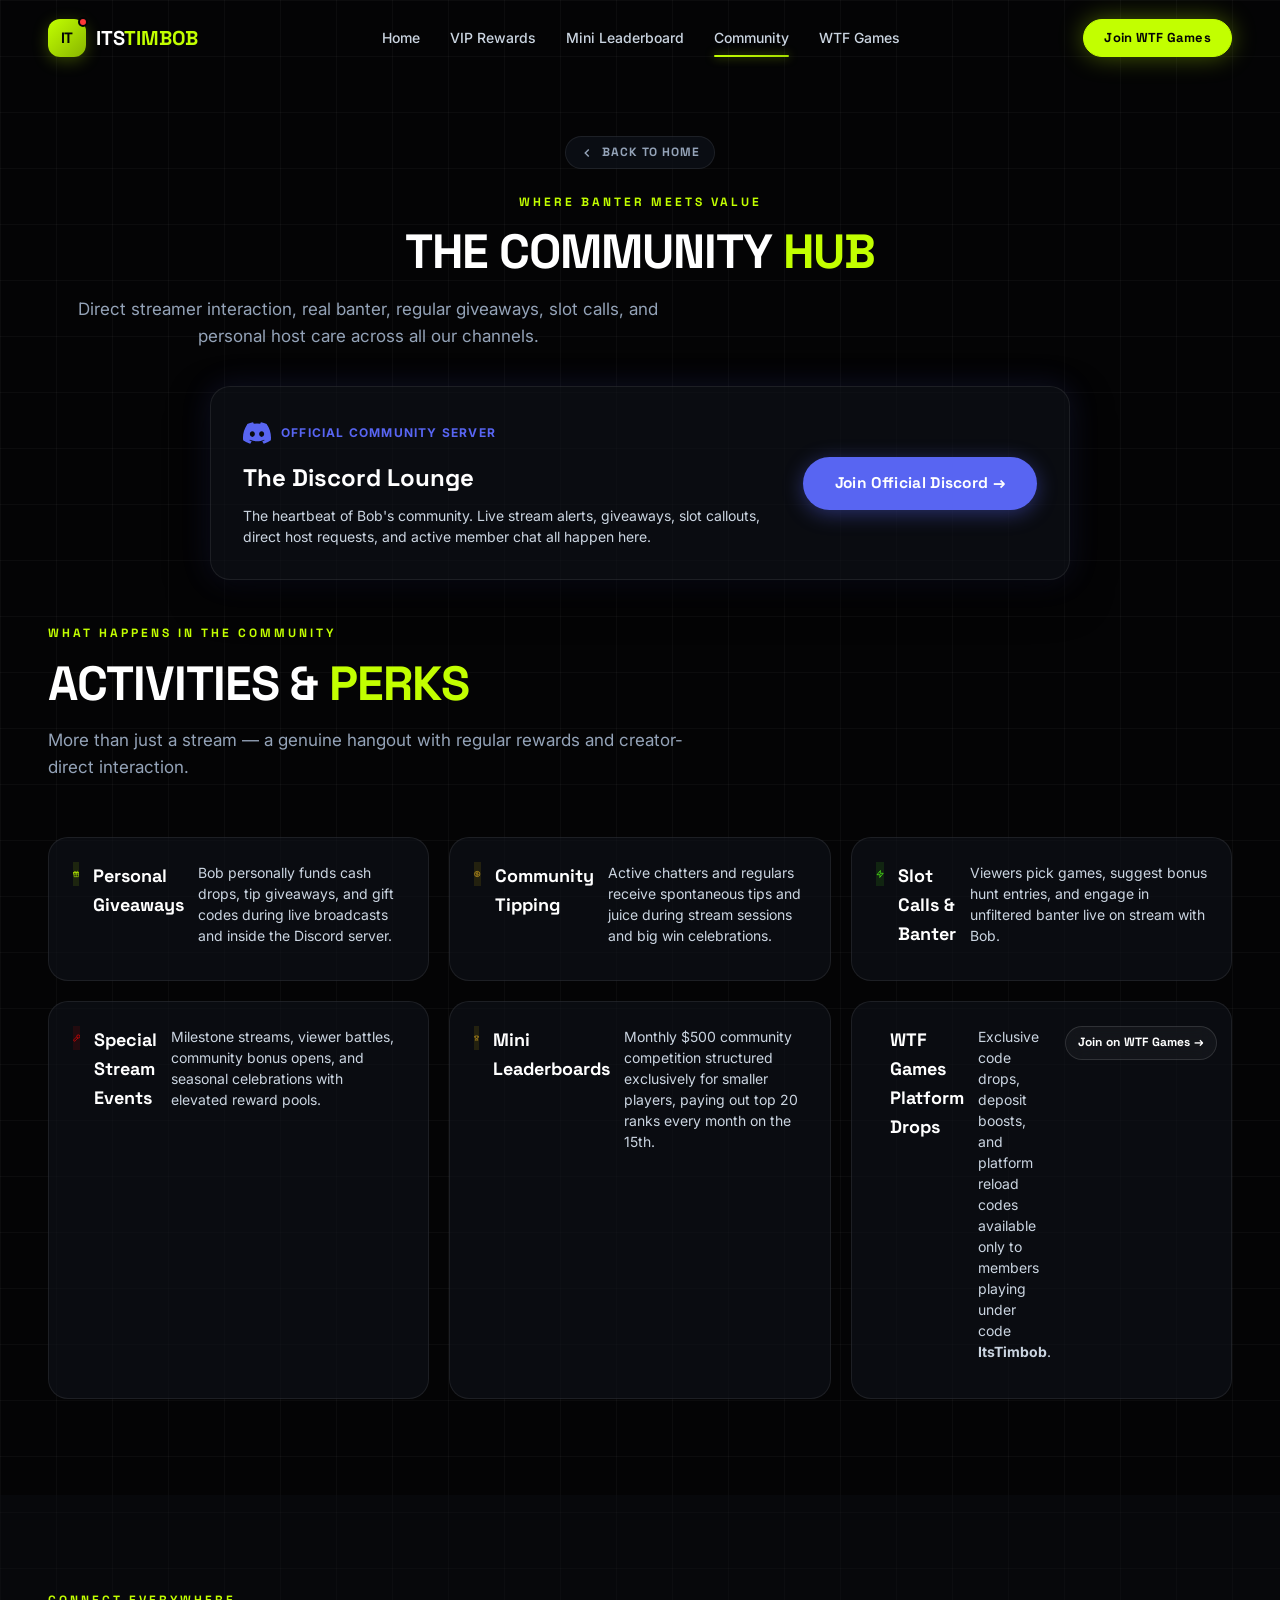
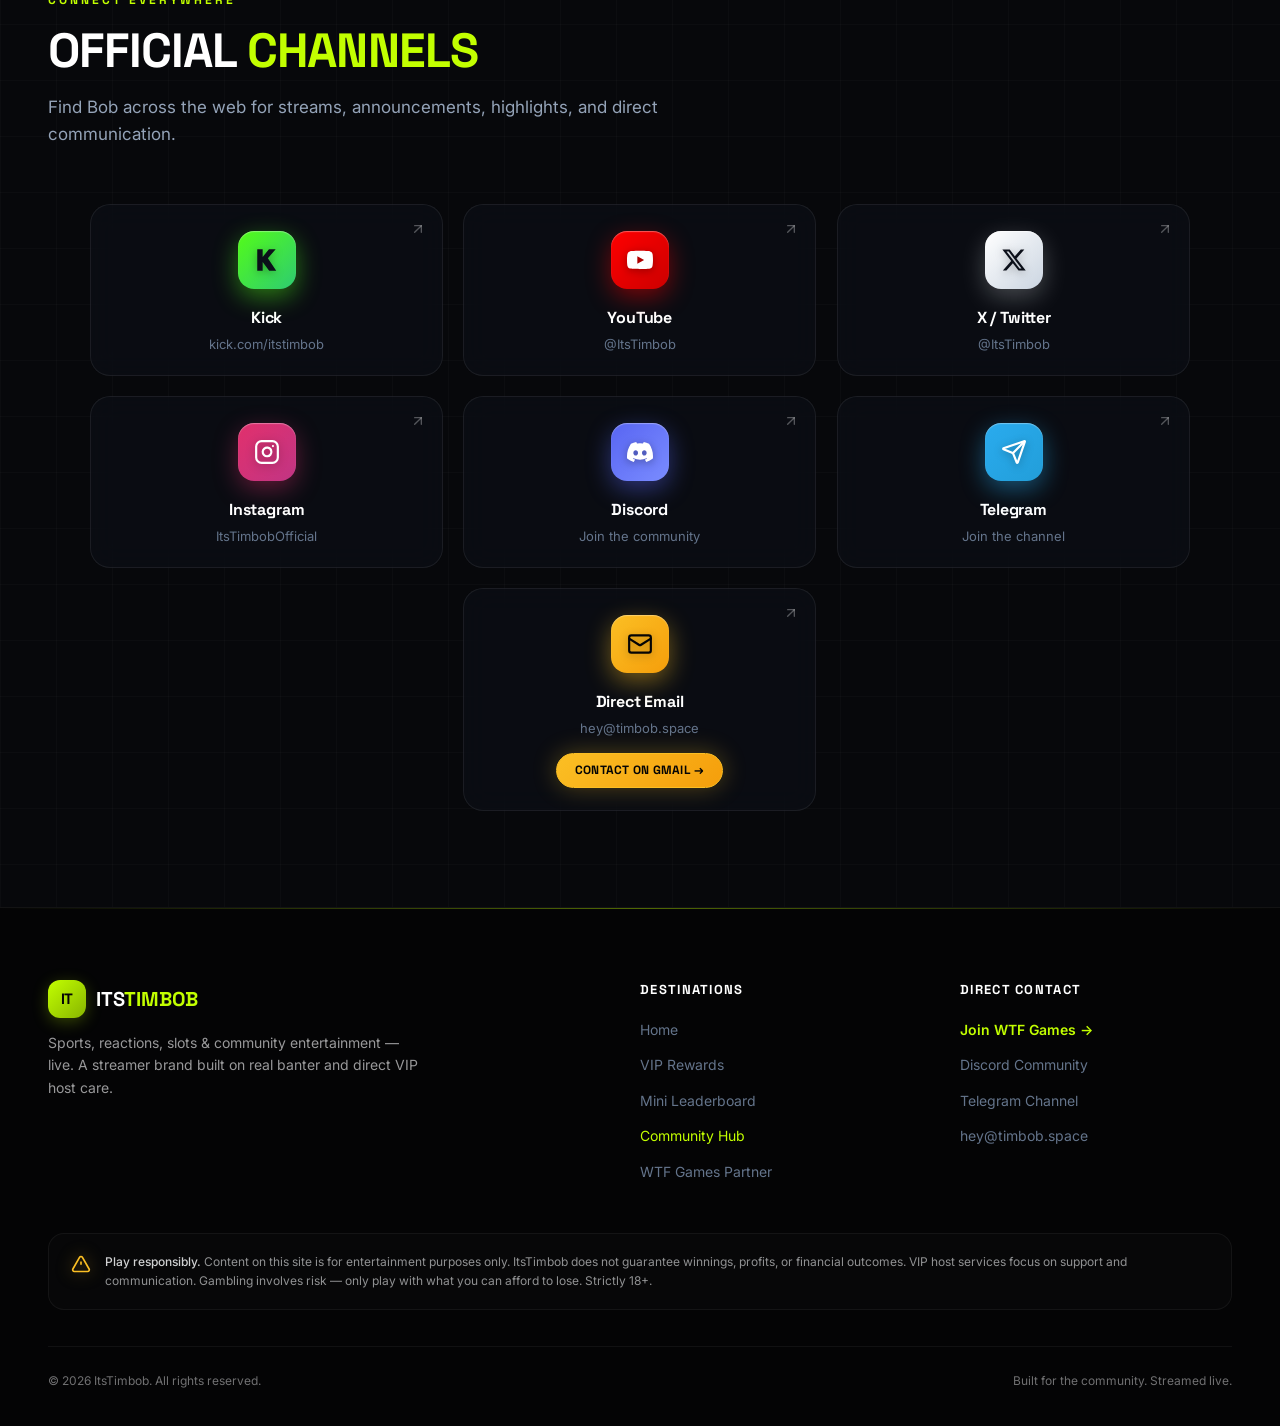
<file: community/index.html>
<!DOCTYPE html>
<html lang="en">
<head>
  <meta charset="UTF-8">
  <meta name="viewport" content="width=device-width, initial-scale=1.0">
  <meta name="theme-color" content="#040405">
  <title>Community &amp; Giveaways — ItsTimbob</title>
  <meta name="description" content="Join the ItsTimbob community on Discord, Kick, YouTube, and Telegram. Direct streamer interaction, regular giveaways, slot calls, and personal tipping.">
  
  <!-- Favicon -->
  <link rel="icon" type="image/svg+xml" href="../assets/favicon.svg">
  <link rel="shortcut icon" href="../favicon.ico">

  <!-- Google Fonts: Inter & Space Grotesk -->
  <link rel="preconnect" href="https://fonts.googleapis.com">
  <link rel="preconnect" href="https://fonts.gstatic.com" crossorigin>
  <link href="https://fonts.googleapis.com/css2?family=Inter:wght@400;500;600;700&family=Space+Grotesk:wght@500;600;700;800&display=swap" rel="stylesheet">

  <link rel="stylesheet" href="../css/styles.css">
</head>
<body class="grid-bg">

  <!-- ==========================================================================
       HEADER NAVIGATION
       ========================================================================== -->
  <header class="header">
    <div class="container header-inner">
      <a href="/" class="logo" aria-label="ItsTimbob home">
        <span class="logo-badge">
          IT
          <span class="logo-live-dot animate-live-dot"></span>
        </span>
        <span class="logo-text">ITS<span class="volt">TIMBOB</span></span>
      </a>

      <!-- Desktop Navigation Menu -->
      <nav aria-label="Main Navigation">
        <ul class="nav-menu">
          <li><a href="/" class="nav-link">Home<span class="nav-underline"></span></a></li>
          <li><a href="/vip" class="nav-link">VIP Rewards<span class="nav-underline"></span></a></li>
          <li><a href="/leaderboard" class="nav-link">Mini Leaderboard<span class="nav-underline"></span></a></li>
          <li><a href="/community" class="nav-link active">Community<span class="nav-underline"></span></a></li>
          <li><a href="/wtf" class="nav-link">WTF Games<span class="nav-underline"></span></a></li>
        </ul>
      </nav>

      <!-- Nav Actions -->
      <div class="nav-actions">
        <a href="https://wtfgames.com/itstimbob" data-config-link="wtf" target="_blank" rel="noopener noreferrer" class="btn btn-volt btn-sm">
          Join WTF Games
        </a>
        <button class="mobile-toggle" id="mobileToggle" aria-label="Toggle navigation menu" aria-expanded="false">
          <span></span>
          <span></span>
          <span></span>
        </button>
      </div>
    </div>
  </header>

  <!-- MOBILE NAVIGATION DRAWER -->
  <div class="mobile-drawer-backdrop" id="mobileBackdrop"></div>
  <aside class="mobile-drawer" id="mobileDrawer" aria-label="Mobile Navigation">
    <ul class="mobile-nav-list">
      <li><a href="/" class="mobile-nav-link"><span>Home</span> <span>&rarr;</span></a></li>
      <li><a href="/vip" class="mobile-nav-link"><span>VIP Rewards</span> <span>&rarr;</span></a></li>
      <li><a href="/leaderboard" class="mobile-nav-link"><span>Mini Leaderboard</span> <span>&rarr;</span></a></li>
      <li><a href="/community" class="mobile-nav-link active"><span>Community</span> <span>&rarr;</span></a></li>
      <li><a href="/wtf" class="mobile-nav-link"><span>WTF Games</span> <span>&rarr;</span></a></li>
    </ul>

    <div class="mobile-drawer-footer">
      <a href="https://wtfgames.com/itstimbob" data-config-link="wtf" target="_blank" rel="noopener noreferrer" class="btn btn-volt btn-lg" style="width: 100%; margin-bottom: 16px;">
        Join WTF Games
      </a>
      <div style="display: flex; justify-content: center; gap: 16px;">
        <a href="https://kick.com/itstimbob" data-config-link="kick" style="color: #53fc18;" aria-label="Kick"><svg width="22" height="22" viewBox="0 0 24 24" fill="currentColor"><path d="M3 2h5v7.2L13.8 2H20l-7.2 8.4L20.5 22H14l-6-8.2V22H3V2z"/></svg></a>
        <a href="https://youtube.com/@itstimbob" data-config-link="youtube" style="color: #ff0000;" aria-label="YouTube"><svg width="22" height="22" viewBox="0 0 24 24" fill="currentColor"><path d="M23.498 6.186a3.016 3.016 0 0 0-2.122-2.136C19.505 3.545 12 3.545 12 3.545s-7.505 0-9.377.505A3.017 3.017 0 0 0 .502 6.186C0 8.07 0 12 0 12s0 3.93.502 5.814a3.016 3.016 0 0 0 2.122 2.136c1.871.505 9.376.505 9.376.505s7.505 0 9.377-.505a3.015 3.015 0 0 0 2.122-2.136C24 15.93 24 12 24 12s0-3.93-.502-5.814zM9.545 15.568V8.432L15.818 12l-6.273 3.568z"/></svg></a>
        <a href="https://discord.gg/hKkG9NxuEg" data-config-link="discord" style="color: #5865f2;" aria-label="Discord"><svg width="22" height="22" viewBox="0 0 24 24" fill="currentColor"><path d="M20.317 4.37a19.791 19.791 0 0 0-4.885-1.515.074.074 0 0 0-.079.037c-.21.375-.444.864-.608 1.25a18.27 18.27 0 0 0-5.487 0 12.64 12.64 0 0 0-.617-1.25.077.077 0 0 0-.079-.037A19.736 19.736 0 0 0 3.677 4.37a.07.07 0 0 0-.032.027C.533 9.046-.32 13.58.099 18.057a.082.082 0 0 0 .031.057 19.9 19.9 0 0 0 5.993 3.03.078.078 0 0 0 .084-.028c.462-.63.874-1.295 1.226-1.994.021-.041.001-.09-.041-.106a13.107 13.107 0 0 1-1.872-.892.077.077 0 0 1-.008-.128 10.2 10.2 0 0 0 .372-.292.074.074 0 0 1 .077-.01c3.929 1.793 8.18 1.793 12.061 0a.074.074 0 0 1 .078.01c.12.098.246.198.373.292a.077.077 0 0 1-.006.127 12.299 12.299 0 0 1-1.873.894.077.077 0 0 0-.041.107c.36.698.772 1.362 1.225 1.993a.076.076 0 0 0 .084.028 19.839 19.839 0 0 0 6.002-3.03.077.077 0 0 0 .032-.054c.5-5.177-.838-9.674-3.549-13.66a.061.061 0 0 0-.031-.028zM8.02 15.33c-1.183 0-2.157-1.085-2.157-2.419 0-1.333.956-2.419 2.157-2.419 1.21 0 2.176 1.096 2.157 2.42 0 1.333-.956 2.418-2.157 2.418zm7.975 0c-1.183 0-2.157-1.085-2.157-2.419 0-1.333.955-2.419 2.157-2.419 1.21 0 2.176 1.096 2.157 2.42 0 1.333-.946 2.418-2.157 2.418z"/></svg></a>
        <a href="https://t.me/+GjSgJUK0AUYxNmZh" data-config-link="telegram" style="color: #229ed9;" aria-label="Telegram"><svg width="22" height="22" viewBox="0 0 24 24" fill="currentColor"><path d="M12 0C5.373 0 0 5.373 0 12s5.373 12 12 12 12-5.373 12-12S18.627 0 12 0zm5.894 8.221l-1.97 9.28c-.145.658-.537.818-1.084.508l-3-2.21-1.446 1.394c-.16.16-.295.295-.605.295l.213-3.053 5.56-5.023c.242-.213-.054-.333-.373-.121l-6.871 4.326-2.962-.924c-.643-.204-.657-.643.136-.953l11.57-4.458c.537-.194 1.006.128.832.943z"/></svg></a>
      </div>
    </div>
  </aside>

  <!-- ==========================================================================
       HERO: DEDICATED COMMUNITY DESTINATION
       ========================================================================== -->
  <main>
    <section class="section destination-hero">
      <div class="container">
        <a href="/" class="back-home-pill">
          <svg width="14" height="14" viewBox="0 0 24 24" fill="none" stroke="currentColor" stroke-width="2.5"><path d="m15 18-6-6 6-6"/></svg>
          Back to Home
        </a>
        <span class="section-eyebrow">WHERE BANTER MEETS VALUE</span>
        <h1 class="section-title">THE COMMUNITY <span>HUB</span></h1>
        <p class="section-subtitle">
          Direct streamer interaction, real banter, regular giveaways, slot calls, and personal host care across all our channels.
        </p>

        <!-- Discord Spotlight Card -->
        <div class="card p-8 discord-spotlight-card" style="max-width: 860px; margin: 36px auto 0 auto; text-align: left; display: flex; flex-wrap: wrap; align-items: center; justify-content: space-between; gap: 24px;">
          <div style="flex: 1; min-width: 280px;">
            <div style="display: flex; align-items: center; gap: 10px; margin-bottom: 12px;">
              <span style="color: #5865F2;">
                <svg width="28" height="28" viewBox="0 0 24 24" fill="currentColor"><path d="M20.317 4.37a19.791 19.791 0 0 0-4.885-1.515.074.074 0 0 0-.079.037c-.21.375-.444.864-.608 1.25a18.27 18.27 0 0 0-5.487 0 12.64 12.64 0 0 0-.617-1.25.077.077 0 0 0-.079-.037A19.736 19.736 0 0 0 3.677 4.37a.07.07 0 0 0-.032.027C.533 9.046-.32 13.58.099 18.057a.082.082 0 0 0 .031.057 19.9 19.9 0 0 0 5.993 3.03.078.078 0 0 0 .084-.028c.462-.63.874-1.295 1.226-1.994.021-.041.001-.09-.041-.106a13.107 13.107 0 0 1-1.872-.892.077.077 0 0 1-.008-.128 10.2 10.2 0 0 0 .372-.292.074.074 0 0 1 .077-.01c3.929 1.793 8.18 1.793 12.061 0a.074.074 0 0 1 .078.01c.12.098.246.198.373.292a.077.077 0 0 1-.006.127 12.299 12.299 0 0 1-1.873.894.077.077 0 0 0-.041.107c.36.698.772 1.362 1.225 1.993a.076.076 0 0 0 .084.028 19.839 19.839 0 0 0 6.002-3.03.077.077 0 0 0 .032-.054c.5-5.177-.838-9.674-3.549-13.66a.061.061 0 0 0-.031-.028zM8.02 15.33c-1.183 0-2.157-1.085-2.157-2.419 0-1.333.956-2.419 2.157-2.419 1.21 0 2.176 1.096 2.157 2.42 0 1.333-.956 2.418-2.157 2.418zm7.975 0c-1.183 0-2.157-1.085-2.157-2.419 0-1.333.955-2.419 2.157-2.419 1.21 0 2.176 1.096 2.157 2.42 0 1.333-.946 2.418-2.157 2.418z"/></svg>
              </span>
              <span style="font-size: 12px; font-weight: 700; text-transform: uppercase; letter-spacing: 0.1em; color: #5865F2;">Official Community Server</span>
            </div>
            <h2 style="font-family: var(--font-display); font-size: 24px; font-weight: 800; color: #fff; margin-bottom: 8px;">The Discord Lounge</h2>
            <p style="font-size: 14px; color: var(--text-secondary); line-height: 1.5;">
              The heartbeat of Bob's community. Live stream alerts, giveaways, slot callouts, direct host requests, and active member chat all happen here.
            </p>
          </div>
          <div>
            <a href="https://discord.gg/hKkG9NxuEg" data-config-link="discord" target="_blank" rel="noopener" class="btn btn-lg" style="background: #5865F2; color: #fff; border: none; box-shadow: 0 4px 20px rgba(88, 101, 242, 0.4);">
              Join Official Discord &rarr;
            </a>
          </div>
        </div>
      </div>
    </section>

    <!-- ==========================================================================
         6 COMMUNITY ACTIVITIES & PERKS
         ========================================================================== -->
    <section class="section pt-0" style="padding-top: 0;">
      <div class="container">
        <div class="section-header">
          <span class="section-eyebrow">WHAT HAPPENS IN THE COMMUNITY</span>
          <h2 class="section-title">ACTIVITIES &amp; <span>PERKS</span></h2>
          <p class="section-subtitle">
            More than just a stream &mdash; a genuine hangout with regular rewards and creator-direct interaction.
          </p>
        </div>

        <div class="grid-3">
          <!-- Perk 1 -->
          <div class="card p-6 perk-card">
            <div class="service-icon" style="background: rgba(194, 255, 0, 0.1); color: var(--brand-400); margin-bottom: 16px;">
              <svg width="24" height="24" viewBox="0 0 24 24" fill="none" stroke="currentColor" stroke-width="2"><polyline points="20 12 20 22 4 22 4 12"/><rect x="2" y="7" width="20" height="5"/><line x1="12" y1="22" x2="12" y2="7"/><path d="M12 7H7.5a2.5 2.5 0 0 1 0-5C11 2 12 7 12 7z"/><path d="M12 7h4.5a2.5 2.5 0 0 0 0-5C13 2 12 7 12 7z"/></svg>
            </div>
            <h3 style="font-family: var(--font-display); font-size: 18px; font-weight: 700; color: #fff; margin-bottom: 8px;">Personal Giveaways</h3>
            <p style="font-size: 14px; color: var(--text-secondary); line-height: 1.5;">
              Bob personally funds cash drops, tip giveaways, and gift codes during live broadcasts and inside the Discord server.
            </p>
          </div>

          <!-- Perk 2 -->
          <div class="card p-6 perk-card">
            <div class="service-icon" style="background: rgba(255, 215, 0, 0.1); color: var(--gold-400); margin-bottom: 16px;">
              <svg width="24" height="24" viewBox="0 0 24 24" fill="none" stroke="currentColor" stroke-width="2"><circle cx="12" cy="12" r="10"/><path d="M16 8h-6a2 2 0 1 0 0 4h4a2 2 0 1 1 0 4H8"/><line x1="12" y1="18" x2="12" y2="20"/><line x1="12" y1="4" x2="12" y2="6"/></svg>
            </div>
            <h3 style="font-family: var(--font-display); font-size: 18px; font-weight: 700; color: #fff; margin-bottom: 8px;">Community Tipping</h3>
            <p style="font-size: 14px; color: var(--text-secondary); line-height: 1.5;">
              Active chatters and regulars receive spontaneous tips and juice during stream sessions and big win celebrations.
            </p>
          </div>

          <!-- Perk 3 -->
          <div class="card p-6 perk-card">
            <div class="service-icon" style="background: rgba(83, 252, 24, 0.1); color: #53fc18; margin-bottom: 16px;">
              <svg width="24" height="24" viewBox="0 0 24 24" fill="none" stroke="currentColor" stroke-width="2"><polygon points="13 2 3 14 12 14 11 22 21 10 12 10 13 2"/></svg>
            </div>
            <h3 style="font-family: var(--font-display); font-size: 18px; font-weight: 700; color: #fff; margin-bottom: 8px;">Slot Calls &amp; Banter</h3>
            <p style="font-size: 14px; color: var(--text-secondary); line-height: 1.5;">
              Viewers pick games, suggest bonus hunt entries, and engage in unfiltered banter live on stream with Bob.
            </p>
          </div>

          <!-- Perk 4 -->
          <div class="card p-6 perk-card">
            <div class="service-icon" style="background: rgba(255, 0, 0, 0.1); color: #ff0000; margin-bottom: 16px;">
              <svg width="24" height="24" viewBox="0 0 24 24" fill="none" stroke="currentColor" stroke-width="2"><path d="m12 8-9.04 9.06a2.82 2.82 0 1 0 3.98 3.98L16 12"/><circle cx="17" cy="7" r="5"/></svg>
            </div>
            <h3 style="font-family: var(--font-display); font-size: 18px; font-weight: 700; color: #fff; margin-bottom: 8px;">Special Stream Events</h3>
            <p style="font-size: 14px; color: var(--text-secondary); line-height: 1.5;">
              Milestone streams, viewer battles, community bonus opens, and seasonal celebrations with elevated reward pools.
            </p>
          </div>

          <!-- Perk 5 -->
          <div class="card p-6 perk-card">
            <div class="service-icon" style="background: rgba(255, 215, 0, 0.1); color: var(--gold-400); margin-bottom: 16px;">
              <svg width="24" height="24" viewBox="0 0 24 24" fill="none" stroke="currentColor" stroke-width="2"><path d="M6 9H4.5a2.5 2.5 0 0 1 0-5H6"/><path d="M18 9h1.5a2.5 2.5 0 0 0 0-5H18"/><path d="M4 22h16"/><path d="M10 14.66V17c0 .55-.47.98-.97 1.21C7.85 18.75 7 20.24 7 22"/><path d="M14 14.66V17c0 .55.47.98.97 1.21C16.15 18.75 17 20.24 17 22"/><path d="M18 2H6v7a6 6 0 0 0 12 0V2Z"/></svg>
            </div>
            <h3 style="font-family: var(--font-display); font-size: 18px; font-weight: 700; color: #fff; margin-bottom: 8px;">Mini Leaderboards</h3>
            <p style="font-size: 14px; color: var(--text-secondary); line-height: 1.5;">
              Monthly $500 community competition structured exclusively for smaller players, paying out top 20 ranks every month on the 15th.
            </p>
          </div>

          <!-- Perk 6 -->
          <div class="card p-6 perk-card">
            <div class="service-icon" style="background: rgba(194, 255, 0, 0.1); color: var(--brand-400); margin-bottom: 16px;">
              <svg width="24" height="24" viewBox="0 0 24 24" fill="none" stroke="currentColor" stroke-width="2"><path d="M12 2v20M17 5H9.5a3.5 3.5 0 0 0 0 7h5a3.5 3.5 0 0 1 0 7H6"/></svg>
            </div>
            <h3 style="font-family: var(--font-display); font-size: 18px; font-weight: 700; color: #fff; margin-bottom: 8px;">WTF Games Platform Drops</h3>
            <p style="font-size: 14px; color: var(--text-secondary); line-height: 1.5; margin-bottom: 12px;">
              Exclusive code drops, deposit boosts, and platform reload codes available only to members playing under code <strong>ItsTimbob</strong>.
            </p>
            <a href="https://wtfgames.com/itstimbob" target="_blank" rel="noopener noreferrer" data-config-link="wtf" class="btn btn-ghost btn-sm" style="font-size: 12px; padding: 6px 12px;">
              Join on WTF Games &rarr;
            </a>
          </div>
        </div>
      </div>
    </section>

    <!-- ==========================================================================
         OFFICIAL SOCIAL CHANNELS (BALANCED 7-CARD GRID)
         ========================================================================== -->
    <section class="section" style="border-top: 1px solid var(--border-subtle); background: rgba(14, 15, 20, 0.4);">
      <div class="container">
        <div class="section-header">
          <span class="section-eyebrow">CONNECT EVERYWHERE</span>
          <h2 class="section-title">OFFICIAL <span>CHANNELS</span></h2>
          <p class="section-subtitle">
            Find Bob across the web for streams, announcements, highlights, and direct communication.
          </p>
        </div>

        <div class="socials-grid-6">
          <!-- Kick -->
          <a href="https://kick.com/itstimbob" target="_blank" rel="noopener noreferrer" data-config-link="kick" class="social-card social-card--kick reveal delay-1">
            <div class="social-card-ambient" aria-hidden="true"></div>
            <span class="social-card-arrow" aria-hidden="true">
              <svg width="16" height="16" viewBox="0 0 24 24" fill="none" stroke="currentColor" stroke-width="2" stroke-linecap="round" stroke-linejoin="round"><path d="M7 7h10v10"></path><path d="M7 17 17 7"></path></svg>
            </span>
            <div class="social-card-icon">
              <svg width="24" height="24" viewBox="0 0 24 24" fill="currentColor"><path d="M3 2h5v7.2L13.8 2H20l-7.2 8.4L20.5 22H14l-6-8.2V22H3V2z"/></svg>
            </div>
            <div class="social-card-info">
              <h5 class="social-card-title">Kick</h5>
              <p class="social-card-handle">kick.com/itstimbob</p>
            </div>
          </a>

          <!-- YouTube -->
          <a href="https://youtube.com/@itstimbob" target="_blank" rel="noopener noreferrer" data-config-link="youtube" class="social-card social-card--youtube reveal delay-2">
            <div class="social-card-ambient" aria-hidden="true"></div>
            <span class="social-card-arrow" aria-hidden="true">
              <svg width="16" height="16" viewBox="0 0 24 24" fill="none" stroke="currentColor" stroke-width="2" stroke-linecap="round" stroke-linejoin="round"><path d="M7 7h10v10"></path><path d="M7 17 17 7"></path></svg>
            </span>
            <div class="social-card-icon">
              <svg width="26" height="26" viewBox="0 0 24 24" fill="currentColor"><path d="M23.498 6.186a3.016 3.016 0 0 0-2.122-2.136C19.505 3.545 12 3.545 12 3.545s-7.505 0-9.377.505A3.017 3.017 0 0 0 .502 6.186C0 8.07 0 12 0 12s0 3.93.502 5.814a3.016 3.016 0 0 0 2.122 2.136c1.871.505 9.376.505 9.376.505s7.505 0 9.377-.505a3.015 3.015 0 0 0 2.122-2.136C24 15.93 24 12 24 12s0-3.93-.502-5.814zM9.545 15.568V8.432L15.818 12l-6.273 3.568z"/></svg>
            </div>
            <div class="social-card-info">
              <h5 class="social-card-title">YouTube</h5>
              <p class="social-card-handle">@ItsTimbob</p>
            </div>
          </a>

          <!-- X (Twitter) -->
          <a href="https://x.com/ItsTimbob" target="_blank" rel="noopener noreferrer" data-config-link="x" class="social-card social-card--x reveal delay-2">
            <div class="social-card-ambient" aria-hidden="true"></div>
            <span class="social-card-arrow" aria-hidden="true">
              <svg width="16" height="16" viewBox="0 0 24 24" fill="none" stroke="currentColor" stroke-width="2" stroke-linecap="round" stroke-linejoin="round"><path d="M7 7h10v10"></path><path d="M7 17 17 7"></path></svg>
            </span>
            <div class="social-card-icon">
              <svg width="22" height="22" viewBox="0 0 24 24" fill="currentColor"><path d="M18.244 2.25h3.308l-7.227 8.26 8.502 11.24H16.17l-5.214-6.817L4.99 21.75H1.68l7.73-8.835L1.254 2.25H8.08l4.713 6.231zm-1.161 17.52h1.833L7.084 4.126H5.117z"/></svg>
            </div>
            <div class="social-card-info">
              <h5 class="social-card-title">X / Twitter</h5>
              <p class="social-card-handle">@ItsTimbob</p>
            </div>
          </a>

          <!-- Instagram -->
          <a href="https://www.instagram.com/itstimbobofficial" target="_blank" rel="noopener noreferrer" data-config-link="instagram" class="social-card social-card--instagram reveal delay-3">
            <div class="social-card-ambient" aria-hidden="true"></div>
            <span class="social-card-arrow" aria-hidden="true">
              <svg width="16" height="16" viewBox="0 0 24 24" fill="none" stroke="currentColor" stroke-width="2" stroke-linecap="round" stroke-linejoin="round"><path d="M7 7h10v10"></path><path d="M7 17 17 7"></path></svg>
            </span>
            <div class="social-card-icon">
              <svg width="24" height="24" viewBox="0 0 24 24" fill="none" stroke="currentColor" stroke-width="2" stroke-linecap="round" stroke-linejoin="round"><rect width="20" height="20" x="2" y="2" rx="5" ry="5"></rect><path d="M16 11.37A4 4 0 1 1 12.63 8 4 4 0 0 1 16 11.37z"></path><line x1="17.5" x2="17.51" y1="6.5" y2="6.5"></line></svg>
            </div>
            <div class="social-card-info">
              <h5 class="social-card-title">Instagram</h5>
              <p class="social-card-handle">ItsTimbobOfficial</p>
            </div>
          </a>

          <!-- Discord -->
          <a href="https://discord.gg/hKkG9NxuEg" target="_blank" rel="noopener noreferrer" data-config-link="discord" class="social-card social-card--discord reveal delay-1">
            <div class="social-card-ambient" aria-hidden="true"></div>
            <span class="social-card-arrow" aria-hidden="true">
              <svg width="16" height="16" viewBox="0 0 24 24" fill="none" stroke="currentColor" stroke-width="2" stroke-linecap="round" stroke-linejoin="round"><path d="M7 7h10v10"></path><path d="M7 17 17 7"></path></svg>
            </span>
            <div class="social-card-icon">
              <svg width="26" height="26" viewBox="0 0 24 24" fill="currentColor"><path d="M20.317 4.37a19.791 19.791 0 0 0-4.885-1.515.074.074 0 0 0-.079.037c-.21.375-.444.864-.608 1.25a18.27 18.27 0 0 0-5.487 0 12.64 12.64 0 0 0-.617-1.25.077.077 0 0 0-.079-.037A19.736 19.736 0 0 0 3.677 4.37a.07.07 0 0 0-.032.027C.533 9.046-.32 13.58.099 18.057a.082.082 0 0 0 .031.057 19.9 19.9 0 0 0 5.993 3.03.078.078 0 0 0 .084-.028c.462-.63.874-1.295 1.226-1.994.021-.041.001-.09-.041-.106a13.107 13.107 0 0 1-1.872-.892.077.077 0 0 1-.008-.128 10.2 10.2 0 0 0 .372-.292.074.074 0 0 1 .077-.01c3.929 1.793 8.18 1.793 12.061 0a.074.074 0 0 1 .078.01c.12.098.246.198.373.292a.077.077 0 0 1-.006.127 12.299 12.299 0 0 1-1.873.894.077.077 0 0 0-.041.107c.36.698.772 1.362 1.225 1.993a.076.076 0 0 0 .084.028 19.839 19.839 0 0 0 6.002-3.03.077.077 0 0 0 .032-.054c.5-5.177-.838-9.674-3.549-13.66a.061.061 0 0 0-.031-.028zM8.02 15.33c-1.183 0-2.157-1.085-2.157-2.419 0-1.333.956-2.419 2.157-2.419 1.21 0 2.176 1.096 2.157 2.42 0 1.333-.956 2.418-2.157 2.418zm7.975 0c-1.183 0-2.157-1.085-2.157-2.419 0-1.333.955-2.419 2.157-2.419 1.21 0 2.176 1.096 2.157 2.42 0 1.333-.946 2.418-2.157 2.418z"/></svg>
            </div>
            <div class="social-card-info">
              <h5 class="social-card-title">Discord</h5>
              <p class="social-card-handle">Join the community</p>
            </div>
          </a>

          <!-- Telegram -->
          <a href="https://t.me/+GjSgJUK0AUYxNmZh" target="_blank" rel="noopener noreferrer" data-config-link="telegram" class="social-card social-card--telegram reveal delay-3">
            <div class="social-card-ambient" aria-hidden="true"></div>
            <span class="social-card-arrow" aria-hidden="true">
              <svg width="16" height="16" viewBox="0 0 24 24" fill="none" stroke="currentColor" stroke-width="2" stroke-linecap="round" stroke-linejoin="round"><path d="M7 7h10v10"></path><path d="M7 17 17 7"></path></svg>
            </span>
            <div class="social-card-icon">
              <svg width="24" height="24" viewBox="0 0 24 24" fill="none" stroke="currentColor" stroke-width="2" stroke-linecap="round" stroke-linejoin="round"><path d="M14.536 21.686a.5.5 0 0 0 .937-.024l6.5-19a.496.496 0 0 0-.635-.635l-19 6.5a.5.5 0 0 0-.024.937l7.93 3.18a2 2 0 0 1 1.112 1.11z"></path><path d="m21.854 2.147-10.94 10.939"></path></svg>
            </div>
            <div class="social-card-info">
              <h5 class="social-card-title">Telegram</h5>
              <p class="social-card-handle">Join the channel</p>
            </div>
          </a>

          <!-- Email & Gmail CTA -->
          <div class="social-card social-card--email reveal delay-2">
            <div class="social-card-ambient" aria-hidden="true"></div>
            <span class="social-card-arrow" aria-hidden="true">
              <svg width="16" height="16" viewBox="0 0 24 24" fill="none" stroke="currentColor" stroke-width="2" stroke-linecap="round" stroke-linejoin="round"><path d="M7 7h10v10"></path><path d="M7 17 17 7"></path></svg>
            </span>
            <div class="social-card-icon">
              <svg width="24" height="24" viewBox="0 0 24 24" fill="none" stroke="currentColor" stroke-width="2" stroke-linecap="round" stroke-linejoin="round"><rect width="20" height="16" x="2" y="4" rx="2"></rect><path d="m22 7-8.97 5.7a1.94 1.94 0 0 1-2.06 0L2 7"></path></svg>
            </div>
            <div class="social-card-info">
              <h5 class="social-card-title">Direct Email</h5>
              <p class="social-card-handle" style="margin-bottom: 12px;"><a href="mailto:hey@timbob.space" style="color: inherit; text-decoration: none;">hey@timbob.space</a></p>
              <a href="https://mail.google.com/mail/?view=cm&fs=1&to=hey@timbob.space" target="_blank" rel="noopener noreferrer" class="btn btn-gold btn-sm" style="display: inline-flex; align-items: center; gap: 6px; padding: 7px 18px; font-size: 12px; text-decoration: none;">
                CONTACT ON GMAIL &rarr;
              </a>
            </div>
          </div>
        </div>
      </div>
    </section>
  </main>

  <!-- ==========================================================================
       FOOTER
       ========================================================================== -->
  <footer class="footer">
    <div class="footer-top-line"></div>
    <div class="container">
      <div class="footer-grid">
        <div class="footer-brand">
          <a href="/" class="logo" aria-label="ItsTimbob home">
            <span class="logo-badge">IT</span>
            <span class="logo-text">ITS<span class="volt">TIMBOB</span></span>
          </a>
          <p>
            Sports, reactions, slots &amp; community entertainment &mdash; live. A streamer brand built on real banter and direct VIP host care.
          </p>
        </div>

        <div>
          <h5 class="footer-title">Destinations</h5>
          <ul class="footer-list">
            <li><a href="/" class="footer-link">Home</a></li>
            <li><a href="/vip" class="footer-link">VIP Rewards</a></li>
            <li><a href="/leaderboard" class="footer-link">Mini Leaderboard</a></li>
            <li><a href="/community" class="footer-link" style="color: var(--brand-400);">Community Hub</a></li>
            <li><a href="/wtf" class="footer-link">WTF Games Partner</a></li>
          </ul>
        </div>

        <div>
          <h5 class="footer-title">Direct Contact</h5>
          <ul class="footer-list">
            <li><a href="https://wtfgames.com/itstimbob" target="_blank" rel="noopener noreferrer" data-config-link="wtf" class="footer-link" style="color: var(--brand-400); font-weight: 600;">Join WTF Games &rarr;</a></li>
            <li><a href="https://discord.gg/hKkG9NxuEg" data-config-link="discord" class="footer-link">Discord Community</a></li>
            <li><a href="https://t.me/+GjSgJUK0AUYxNmZh" data-config-link="telegram" class="footer-link">Telegram Channel</a></li>
            <li><a href="mailto:hey@timbob.space" data-config-link="email" class="footer-link">hey@timbob.space</a></li>
          </ul>
        </div>
      </div>

      <div class="footer-legal-box">
        <svg class="footer-legal-icon" width="20" height="20" viewBox="0 0 24 24" fill="none" stroke="currentColor" stroke-width="2"><path d="m21.73 18-8-14a2 2 0 0 0-3.48 0l-8 14A2 2 0 0 0 4 21h16a2 2 0 0 0 1.73-3Z"/><line x1="12" y1="9" x2="12" y2="13"/><line x1="12" y1="17" x2="12.01" y2="17"/></svg>
        <p class="footer-legal-text">
          <span class="footer-legal-title">Play responsibly.</span> Content on this site is for entertainment purposes only. ItsTimbob does not guarantee winnings, profits, or financial outcomes. VIP host services focus on support and communication. Gambling involves risk &mdash; only play with what you can afford to lose. Strictly 18+.
        </p>
      </div>

      <div class="footer-bottom">
        <div>&copy; <span id="currentYear">2026</span> ItsTimbob. All rights reserved.</div>
        <div>Built for the community. Streamed live.</div>
      </div>
    </div>
  </footer>

  <script src="../js/config.js"></script>
  <script src="../js/main.js"></script>
  <script>
    document.getElementById('currentYear').textContent = new Date().getFullYear();
  </script>
</body>
</html>
</file>
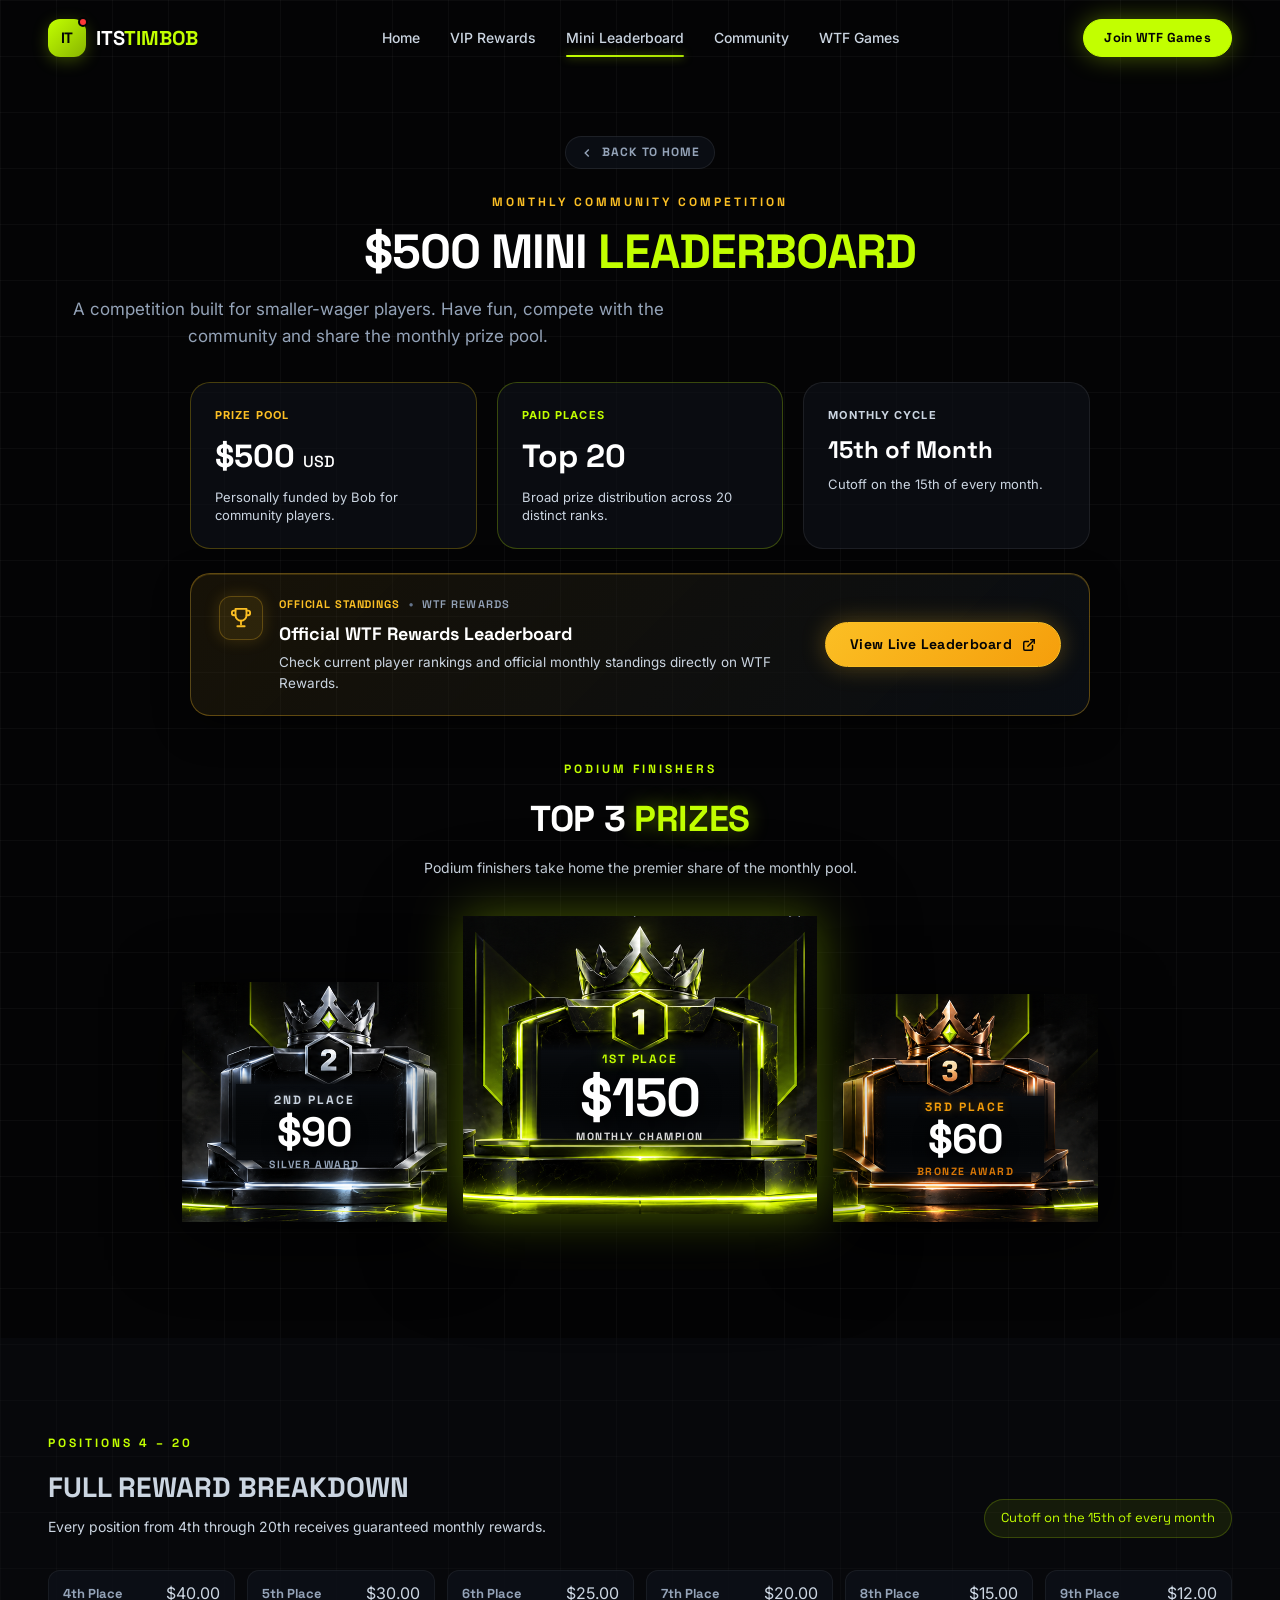
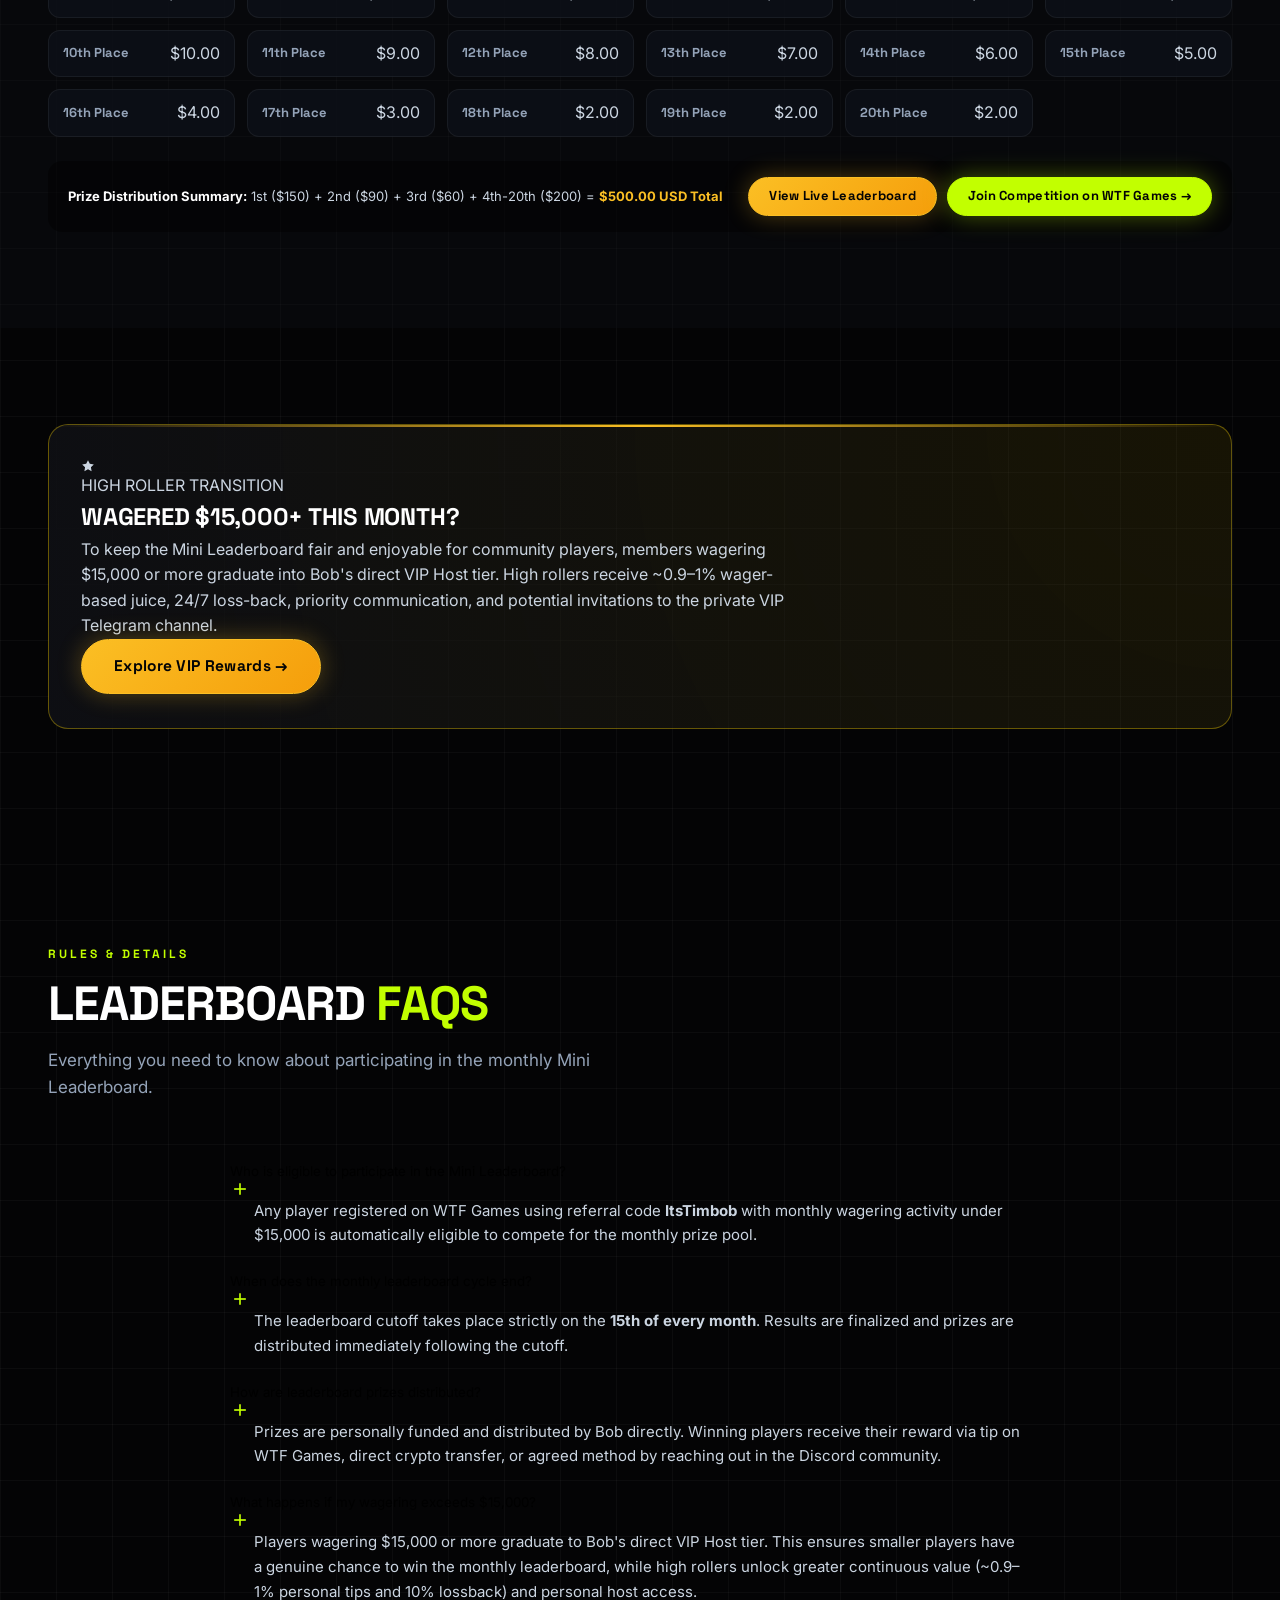
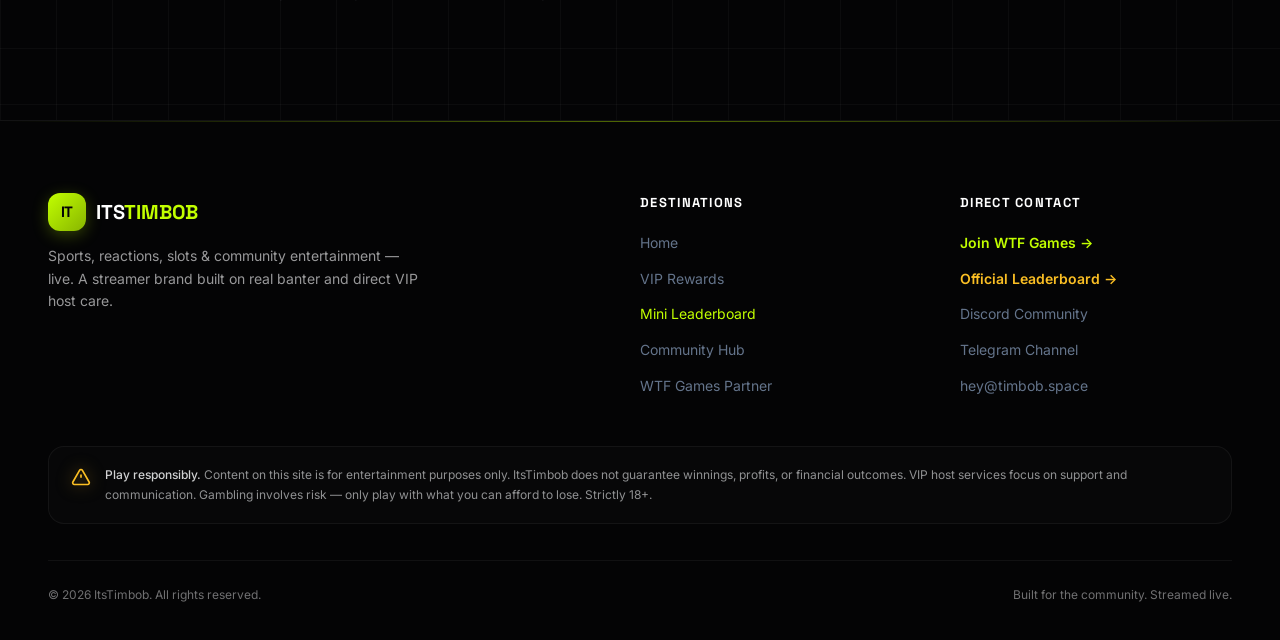
<file: leaderboard/index.html>
<!DOCTYPE html>
<html lang="en">
<head>
  <meta charset="UTF-8">
  <meta name="viewport" content="width=device-width, initial-scale=1.0">
  <meta name="theme-color" content="#040405">
  <title>Mini Leaderboard — ItsTimbob</title>
  <meta name="description" content="$500 Monthly Mini Leaderboard personally funded by ItsTimbob for smaller-wager community players. Cutoff on the 15th of every month.">
  
  <!-- Favicon -->
  <link rel="icon" type="image/svg+xml" href="../assets/favicon.svg">
  <link rel="shortcut icon" href="../favicon.ico">

  <!-- Google Fonts: Inter & Space Grotesk -->
  <link rel="preconnect" href="https://fonts.googleapis.com">
  <link rel="preconnect" href="https://fonts.gstatic.com" crossorigin>
  <link href="https://fonts.googleapis.com/css2?family=Inter:wght@400;500;600;700&family=Space+Grotesk:wght@500;600;700;800&display=swap" rel="stylesheet">

  <link rel="stylesheet" href="../css/styles.css">
</head>
<body class="grid-bg">

  <!-- ==========================================================================
       HEADER NAVIGATION
       ========================================================================== -->
  <header class="header">
    <div class="container header-inner">
      <a href="/" class="logo" aria-label="ItsTimbob home">
        <span class="logo-badge">
          IT
          <span class="logo-live-dot animate-live-dot"></span>
        </span>
        <span class="logo-text">ITS<span class="volt">TIMBOB</span></span>
      </a>

      <!-- Desktop Navigation Menu -->
      <nav aria-label="Main Navigation">
        <ul class="nav-menu">
          <li><a href="/" class="nav-link">Home<span class="nav-underline"></span></a></li>
          <li><a href="/vip" class="nav-link">VIP Rewards<span class="nav-underline"></span></a></li>
          <li><a href="/leaderboard" class="nav-link active">Mini Leaderboard<span class="nav-underline"></span></a></li>
          <li><a href="/community" class="nav-link">Community<span class="nav-underline"></span></a></li>
          <li><a href="/wtf" class="nav-link">WTF Games<span class="nav-underline"></span></a></li>
        </ul>
      </nav>

      <!-- Nav Actions -->
      <div class="nav-actions">
        <a href="https://wtfgames.com/itstimbob" data-config-link="wtf" target="_blank" rel="noopener noreferrer" class="btn btn-volt btn-sm">
          Join WTF Games
        </a>
        <button class="mobile-toggle" id="mobileToggle" aria-label="Toggle navigation menu" aria-expanded="false">
          <span></span>
          <span></span>
          <span></span>
        </button>
      </div>
    </div>
  </header>

  <!-- MOBILE NAVIGATION DRAWER -->
  <div class="mobile-drawer-backdrop" id="mobileBackdrop"></div>
  <aside class="mobile-drawer" id="mobileDrawer" aria-label="Mobile Navigation">
    <ul class="mobile-nav-list">
      <li><a href="/" class="mobile-nav-link"><span>Home</span> <span>&rarr;</span></a></li>
      <li><a href="/vip" class="mobile-nav-link"><span>VIP Rewards</span> <span>&rarr;</span></a></li>
      <li><a href="/leaderboard" class="mobile-nav-link active"><span>Mini Leaderboard</span> <span>&rarr;</span></a></li>
      <li><a href="/community" class="mobile-nav-link"><span>Community</span> <span>&rarr;</span></a></li>
      <li><a href="/wtf" class="mobile-nav-link"><span>WTF Games</span> <span>&rarr;</span></a></li>
    </ul>

    <div class="mobile-drawer-footer">
      <a href="https://wtfgames.com/itstimbob" data-config-link="wtf" target="_blank" rel="noopener noreferrer" class="btn btn-volt btn-lg" style="width: 100%; margin-bottom: 16px;">
        Join WTF Games
      </a>
      <div style="display: flex; justify-content: center; gap: 16px;">
        <a href="https://kick.com/itstimbob" data-config-link="kick" style="color: #53fc18;" aria-label="Kick"><svg width="22" height="22" viewBox="0 0 24 24" fill="currentColor"><path d="M3 2h5v7.2L13.8 2H20l-7.2 8.4L20.5 22H14l-6-8.2V22H3V2z"/></svg></a>
        <a href="https://youtube.com/@itstimbob" data-config-link="youtube" style="color: #ff0000;" aria-label="YouTube"><svg width="22" height="22" viewBox="0 0 24 24" fill="currentColor"><path d="M23.498 6.186a3.016 3.016 0 0 0-2.122-2.136C19.505 3.545 12 3.545 12 3.545s-7.505 0-9.377.505A3.017 3.017 0 0 0 .502 6.186C0 8.07 0 12 0 12s0 3.93.502 5.814a3.016 3.016 0 0 0 2.122 2.136c1.871.505 9.376.505 9.376.505s7.505 0 9.377-.505a3.015 3.015 0 0 0 2.122-2.136C24 15.93 24 12 24 12s0-3.93-.502-5.814zM9.545 15.568V8.432L15.818 12l-6.273 3.568z"/></svg></a>
        <a href="https://discord.gg/hKkG9NxuEg" data-config-link="discord" style="color: #5865f2;" aria-label="Discord"><svg width="22" height="22" viewBox="0 0 24 24" fill="currentColor"><path d="M20.317 4.37a19.791 19.791 0 0 0-4.885-1.515.074.074 0 0 0-.079.037c-.21.375-.444.864-.608 1.25a18.27 18.27 0 0 0-5.487 0 12.64 12.64 0 0 0-.617-1.25.077.077 0 0 0-.079-.037A19.736 19.736 0 0 0 3.677 4.37a.07.07 0 0 0-.032.027C.533 9.046-.32 13.58.099 18.057a.082.082 0 0 0 .031.057 19.9 19.9 0 0 0 5.993 3.03.078.078 0 0 0 .084-.028c.462-.63.874-1.295 1.226-1.994.021-.041.001-.09-.041-.106a13.107 13.107 0 0 1-1.872-.892.077.077 0 0 1-.008-.128 10.2 10.2 0 0 0 .372-.292.074.074 0 0 1 .077-.01c3.929 1.793 8.18 1.793 12.061 0a.074.074 0 0 1 .078.01c.12.098.246.198.373.292a.077.077 0 0 1-.006.127 12.299 12.299 0 0 1-1.873.894.077.077 0 0 0-.041.107c.36.698.772 1.362 1.225 1.993a.076.076 0 0 0 .084.028 19.839 19.839 0 0 0 6.002-3.03.077.077 0 0 0 .032-.054c.5-5.177-.838-9.674-3.549-13.66a.061.061 0 0 0-.031-.028zM8.02 15.33c-1.183 0-2.157-1.085-2.157-2.419 0-1.333.956-2.419 2.157-2.419 1.21 0 2.176 1.096 2.157 2.42 0 1.333-.956 2.418-2.157 2.418zm7.975 0c-1.183 0-2.157-1.085-2.157-2.419 0-1.333.955-2.419 2.157-2.419 1.21 0 2.176 1.096 2.157 2.42 0 1.333-.946 2.418-2.157 2.418z"/></svg></a>
        <a href="https://t.me/+GjSgJUK0AUYxNmZh" data-config-link="telegram" style="color: #229ed9;" aria-label="Telegram"><svg width="22" height="22" viewBox="0 0 24 24" fill="currentColor"><path d="M12 0C5.373 0 0 5.373 0 12s5.373 12 12 12 12-5.373 12-12S18.627 0 12 0zm5.894 8.221l-1.97 9.28c-.145.658-.537.818-1.084.508l-3-2.21-1.446 1.394c-.16.16-.295.295-.605.295l.213-3.053 5.56-5.023c.242-.213-.054-.333-.373-.121l-6.871 4.326-2.962-.924c-.643-.204-.657-.643.136-.953l11.57-4.458c.537-.194 1.006.128.832.943z"/></svg></a>
      </div>
    </div>
  </aside>

  <!-- ==========================================================================
       HERO: DEDICATED LEADERBOARD DESTINATION
       ========================================================================== -->
  <main>
    <section class="section destination-hero">
      <div class="container">
        <a href="/" class="back-home-pill">
          <svg width="14" height="14" viewBox="0 0 24 24" fill="none" stroke="currentColor" stroke-width="2.5"><path d="m15 18-6-6 6-6"/></svg>
          Back to Home
        </a>
        <span class="section-eyebrow gold">MONTHLY COMMUNITY COMPETITION</span>
        <h1 class="section-title">$500 MINI <span>LEADERBOARD</span></h1>
        <p class="section-subtitle">
          A competition built for smaller-wager players. Have fun, compete with the community and share the monthly prize pool.
        </p>

        <!-- Summary Stat Cards -->
        <div class="grid-3" style="max-width: 900px; margin: 32px auto 0 auto; text-align: left;">
          <div class="card p-6" style="border-color: rgba(255, 215, 0, 0.25);">
            <div style="font-size: 11px; text-transform: uppercase; letter-spacing: 0.1em; color: var(--gold-400); font-weight: 700; margin-bottom: 6px;">Prize Pool</div>
            <div style="font-family: var(--font-display); font-size: 32px; font-weight: 800; color: #fff;">$500 <span style="font-size: 16px; color: var(--text-tertiary); font-weight: 500;">USD</span></div>
            <p style="font-size: 13px; color: var(--text-secondary); margin-top: 6px; line-height: 1.4;">Personally funded by Bob for community players.</p>
          </div>

          <div class="card p-6" style="border-color: rgba(194, 255, 0, 0.25);">
            <div style="font-size: 11px; text-transform: uppercase; letter-spacing: 0.1em; color: var(--brand-400); font-weight: 700; margin-bottom: 6px;">Paid Places</div>
            <div style="font-family: var(--font-display); font-size: 32px; font-weight: 800; color: #fff;">Top 20</div>
            <p style="font-size: 13px; color: var(--text-secondary); margin-top: 6px; line-height: 1.4;">Broad prize distribution across 20 distinct ranks.</p>
          </div>

          <div class="card p-6">
            <div style="font-size: 11px; text-transform: uppercase; letter-spacing: 0.1em; color: var(--text-tertiary); font-weight: 700; margin-bottom: 6px;">Monthly Cycle</div>
            <div style="font-family: var(--font-display); font-size: 24px; font-weight: 800; color: #fff;">15th of Month</div>
            <p style="font-size: 13px; color: var(--text-secondary); margin-top: 6px; line-height: 1.4;">Cutoff on the 15th of every month.</p>
          </div>
        </div>

        <!-- Prominent Official WTF Rewards Leaderboard Banner -->
        <div class="official-lb-feature-card" style="max-width: 900px; margin: 24px auto 0 auto;">
          <div class="official-lb-feature-left">
            <div class="official-lb-feature-icon" aria-hidden="true">
              <svg width="22" height="22" viewBox="0 0 24 24" fill="none" stroke="currentColor" stroke-width="2" stroke-linecap="round" stroke-linejoin="round">
                <path d="M6 9H4.5a2.5 2.5 0 0 1 0-5H6"></path>
                <path d="M18 9h1.5a2.5 2.5 0 0 0 0-5H18"></path>
                <path d="M18 2H6v7a6 6 0 0 0 12 0V2Z"></path>
                <path d="M12 15v4"></path>
                <path d="M8 21h8"></path>
              </svg>
            </div>
            <div>
              <div class="vip-deposit-badge-row">
                <span class="official-lb-tag">OFFICIAL STANDINGS</span>
                <span class="vip-deposit-dot">&bull;</span>
                <span class="vip-deposit-sub">WTF REWARDS</span>
              </div>
              <h2 class="official-lb-title">Official WTF Rewards Leaderboard</h2>
              <p class="official-lb-desc">Check current player rankings and official monthly standings directly on WTF Rewards.</p>
            </div>
          </div>
          <div class="official-lb-feature-cta">
            <a href="https://wtfrewards.com/lb/timbob" data-config-link="official-leaderboard" target="_blank" rel="noopener noreferrer" class="btn btn-gold btn-md">
              View Live Leaderboard
              <svg width="14" height="14" viewBox="0 0 24 24" fill="none" stroke="currentColor" stroke-width="2.5" stroke-linecap="round" stroke-linejoin="round" aria-hidden="true"><path d="M18 13v6a2 2 0 0 1-2 2H5a2 2 0 0 1-2-2V8a2 2 0 0 1 2-2h6"></path><polyline points="15 3 21 3 21 9"></polyline><line x1="10" y1="14" x2="21" y2="3"></line></svg>
            </a>
          </div>
        </div>
      </div>
    </section>

    <!-- ==========================================================================
         TOP 3 VISUAL PODIUM
         ========================================================================== -->
    <section class="section pt-0 championship-podium-section" style="padding-top: 0;">
      <div class="container">
        <div style="text-align: center; margin-bottom: 28px;">
          <span class="section-eyebrow">PODIUM FINISHERS</span>
          <h2 class="championship-podium-title">TOP 3 <span class="volt">PRIZES</span></h2>
          <p class="championship-podium-subtitle">
            Podium finishers take home the premier share of the monthly pool.
          </p>
        </div>

        <div class="championship-podium-stage">
          <div class="championship-podium-grid">

            <!-- 2nd Place Silver Structure (Left) -->
            <div class="podium-col col-silver reveal delay-1">
              <div class="podium-structure-wrap">
                <img src="/assets/podium-structure-2nd.png" alt="2nd Place Championship Structure" class="podium-structure-img" width="265" height="240">
                <div class="podium-live-content content-silver">
                  <div class="podium-badge-label">2ND PLACE</div>
                  <div class="podium-live-prize">
                    <span data-podium-prize="2">$90</span>
                  </div>
                  <div class="podium-live-sub">SILVER AWARD</div>
                </div>
              </div>
            </div>

            <!-- 1st Place Champion Structure (Center, Elevated) -->
            <div class="podium-col col-champion reveal">
              <div class="podium-structure-wrap champion-wrap">
                <div class="champion-halo"></div>
                <img src="/assets/podium-structure-1st.png" alt="1st Place Championship Structure" class="podium-structure-img champion-img" width="354" height="298">
                <div class="podium-live-content content-champion">
                  <div class="podium-badge-label champion-label">1ST PLACE</div>
                  <div class="podium-live-prize champion-prize">
                    <span data-podium-prize="1">$150</span>
                  </div>
                  <div class="podium-live-sub champion-sub">MONTHLY CHAMPION</div>
                </div>
              </div>
            </div>

            <!-- 3rd Place Bronze Structure (Right) -->
            <div class="podium-col col-bronze reveal delay-2">
              <div class="podium-structure-wrap">
                <img src="/assets/podium-structure-3rd.png" alt="3rd Place Championship Structure" class="podium-structure-img" width="265" height="228">
                <div class="podium-live-content content-bronze">
                  <div class="podium-badge-label bronze-label">3RD PLACE</div>
                  <div class="podium-live-prize">
                    <span data-podium-prize="3">$60</span>
                  </div>
                  <div class="podium-live-sub bronze-sub">BRONZE AWARD</div>
                </div>
              </div>
            </div>

          </div>
        </div>
      </div>
    </section>

    <!-- ==========================================================================
         POSITIONS 4 TO 20 PRIZE BREAKDOWN
         ========================================================================== -->
    <section class="section" style="background: rgba(14, 15, 20, 0.4); border-top: 1px solid var(--border-subtle); border-bottom: 1px solid var(--border-subtle);">
      <div class="container">
        <div style="display: flex; flex-wrap: wrap; justify-content: space-between; align-items: flex-end; margin-bottom: 32px; gap: 16px;">
          <div>
            <span class="section-eyebrow">POSITIONS 4 &ndash; 20</span>
            <h2 style="font-family: var(--font-display); font-size: clamp(22px, 3.5vw, 28px); font-weight: 800; margin-top: 8px;">FULL REWARD BREAKDOWN</h2>
            <p style="color: var(--text-secondary); font-size: 14px; margin-top: 6px;">Every position from 4th through 20th receives guaranteed monthly rewards.</p>
          </div>
          <div style="font-family: var(--font-display); font-size: 13px; color: var(--brand-400); background: rgba(194, 255, 0, 0.08); padding: 8px 16px; border-radius: 999px; border: 1px solid rgba(194, 255, 0, 0.2);">
            Cutoff on the 15th of every month
          </div>
        </div>

        <div class="positions-grid" id="leaderboardPositionsGrid">
          <div class="position-item">
            <span class="pos-rank">4th Place</span>
            <span class="pos-reward">$40.00</span>
          </div>
          <div class="position-item">
            <span class="pos-rank">5th Place</span>
            <span class="pos-reward">$30.00</span>
          </div>
          <div class="position-item">
            <span class="pos-rank">6th Place</span>
            <span class="pos-reward">$25.00</span>
          </div>
          <div class="position-item">
            <span class="pos-rank">7th Place</span>
            <span class="pos-reward">$20.00</span>
          </div>
          <div class="position-item">
            <span class="pos-rank">8th Place</span>
            <span class="pos-reward">$15.00</span>
          </div>
          <div class="position-item">
            <span class="pos-rank">9th Place</span>
            <span class="pos-reward">$12.00</span>
          </div>
          <div class="position-item">
            <span class="pos-rank">10th Place</span>
            <span class="pos-reward">$10.00</span>
          </div>
          <div class="position-item">
            <span class="pos-rank">11th Place</span>
            <span class="pos-reward">$9.00</span>
          </div>
          <div class="position-item">
            <span class="pos-rank">12th Place</span>
            <span class="pos-reward">$8.00</span>
          </div>
          <div class="position-item">
            <span class="pos-rank">13th Place</span>
            <span class="pos-reward">$7.00</span>
          </div>
          <div class="position-item">
            <span class="pos-rank">14th Place</span>
            <span class="pos-reward">$6.00</span>
          </div>
          <div class="position-item">
            <span class="pos-rank">15th Place</span>
            <span class="pos-reward">$5.00</span>
          </div>
          <div class="position-item">
            <span class="pos-rank">16th Place</span>
            <span class="pos-reward">$4.00</span>
          </div>
          <div class="position-item">
            <span class="pos-rank">17th Place</span>
            <span class="pos-reward">$3.00</span>
          </div>
          <div class="position-item">
            <span class="pos-rank">18th Place</span>
            <span class="pos-reward">$2.00</span>
          </div>
          <div class="position-item">
            <span class="pos-rank">19th Place</span>
            <span class="pos-reward">$2.00</span>
          </div>
          <div class="position-item">
            <span class="pos-rank">20th Place</span>
            <span class="pos-reward">$2.00</span>
          </div>
        </div>

        <div class="leaderboard-summary-bar">
          <div class="summary-text">
            <strong style="color: #fff;">Prize Distribution Summary:</strong> 1st ($150) + 2nd ($90) + 3rd ($60) + 4th-20th ($200) = <strong style="color: var(--gold-400);">$500.00 USD Total</strong>
          </div>
          <div class="leaderboard-summary-actions">
            <a href="https://wtfrewards.com/lb/timbob" data-config-link="official-leaderboard" target="_blank" rel="noopener noreferrer" class="btn btn-gold btn-sm">
              View Live Leaderboard
            </a>
            <a href="https://wtfgames.com/itstimbob" data-config-link="wtf" target="_blank" rel="noopener noreferrer" class="btn btn-volt btn-sm">
              Join Competition on WTF Games &rarr;
            </a>
          </div>
        </div>
      </div>
    </section>

    <!-- ==========================================================================
         $15,000+ VIP TRANSITION CARD
         ========================================================================== -->
    <section class="section">
      <div class="container">
        <div class="vip-transition-card" style="border-color: rgba(255, 215, 0, 0.35); background: radial-gradient(circle at top right, rgba(255, 215, 0, 0.08) 0%, rgba(14, 15, 20, 0.95) 100%);">
          <div style="max-width: 720px;">
            <div class="vip-transition-badge">
              <svg width="14" height="14" viewBox="0 0 24 24" fill="currentColor"><polygon points="12 2 15.09 8.26 22 9.27 17 14.14 18.18 21.02 12 17.77 5.82 21.02 7 14.14 2 9.27 8.91 8.26 12 2"/></svg>
              HIGH ROLLER TRANSITION
            </div>
            <h2 class="vip-transition-title">WAGERED $15,000+ THIS MONTH?</h2>
            <p class="vip-transition-desc">
              To keep the Mini Leaderboard fair and enjoyable for community players, members wagering $15,000 or more graduate into Bob's direct VIP Host tier. High rollers receive ~0.9&ndash;1% wager-based juice, 24/7 loss-back, priority communication, and potential invitations to the private VIP Telegram channel.
            </p>
          </div>
          <div>
            <a href="/vip" class="btn btn-gold btn-lg">
              Explore VIP Rewards &rarr;
            </a>
          </div>
        </div>
      </div>
    </section>

    <!-- ==========================================================================
         MINI LEADERBOARD FAQS
         ========================================================================== -->
    <section class="section" style="border-top: 1px solid var(--border-subtle);">
      <div class="container">
        <div class="section-header">
          <span class="section-eyebrow">RULES &amp; DETAILS</span>
          <h2 class="section-title">LEADERBOARD <span>FAQS</span></h2>
          <p class="section-subtitle">
            Everything you need to know about participating in the monthly Mini Leaderboard.
          </p>
        </div>

        <div class="faq-accordion" style="max-width: 820px; margin: 0 auto;">
          <div class="faq-item">
            <button class="faq-trigger" aria-expanded="false">
              <span>Who is eligible to participate in the Mini Leaderboard?</span>
              <svg class="faq-icon" width="20" height="20" viewBox="0 0 24 24" fill="none" stroke="currentColor" stroke-width="2"><line x1="12" y1="5" x2="12" y2="19"/><line x1="5" y1="12" x2="19" y2="12"/></svg>
            </button>
            <div class="faq-content">
              <p>Any player registered on WTF Games using referral code <strong>ItsTimbob</strong> with monthly wagering activity under $15,000 is automatically eligible to compete for the monthly prize pool.</p>
            </div>
          </div>

          <div class="faq-item">
            <button class="faq-trigger" aria-expanded="false">
              <span>When does the monthly leaderboard cycle end?</span>
              <svg class="faq-icon" width="20" height="20" viewBox="0 0 24 24" fill="none" stroke="currentColor" stroke-width="2"><line x1="12" y1="5" x2="12" y2="19"/><line x1="5" y1="12" x2="19" y2="12"/></svg>
            </button>
            <div class="faq-content">
              <p>The leaderboard cutoff takes place strictly on the <strong>15th of every month</strong>. Results are finalized and prizes are distributed immediately following the cutoff.</p>
            </div>
          </div>

          <div class="faq-item">
            <button class="faq-trigger" aria-expanded="false">
              <span>How are leaderboard prizes distributed?</span>
              <svg class="faq-icon" width="20" height="20" viewBox="0 0 24 24" fill="none" stroke="currentColor" stroke-width="2"><line x1="12" y1="5" x2="12" y2="19"/><line x1="5" y1="12" x2="19" y2="12"/></svg>
            </button>
            <div class="faq-content">
              <p>Prizes are personally funded and distributed by Bob directly. Winning players receive their reward via tip on WTF Games, direct crypto transfer, or agreed method by reaching out in the Discord community.</p>
            </div>
          </div>

          <div class="faq-item">
            <button class="faq-trigger" aria-expanded="false">
              <span>What happens if my wagering exceeds $15,000?</span>
              <svg class="faq-icon" width="20" height="20" viewBox="0 0 24 24" fill="none" stroke="currentColor" stroke-width="2"><line x1="12" y1="5" x2="12" y2="19"/><line x1="5" y1="12" x2="19" y2="12"/></svg>
            </button>
            <div class="faq-content">
              <p>Players wagering $15,000 or more graduate to Bob's direct VIP Host tier. This ensures smaller players have a genuine chance to win the monthly leaderboard, while high rollers unlock greater continuous value (~0.9–1% personal tips and 10% lossback) and personal host access.</p>
            </div>
          </div>
        </div>
      </div>
    </section>
  </main>

  <!-- ==========================================================================
       FOOTER
       ========================================================================== -->
  <footer class="footer">
    <div class="footer-top-line"></div>
    <div class="container">
      <div class="footer-grid">
        <div class="footer-brand">
          <a href="/" class="logo" aria-label="ItsTimbob home">
            <span class="logo-badge">IT</span>
            <span class="logo-text">ITS<span class="volt">TIMBOB</span></span>
          </a>
          <p>
            Sports, reactions, slots &amp; community entertainment &mdash; live. A streamer brand built on real banter and direct VIP host care.
          </p>
        </div>

        <div>
          <h5 class="footer-title">Destinations</h5>
          <ul class="footer-list">
            <li><a href="/" class="footer-link">Home</a></li>
            <li><a href="/vip" class="footer-link">VIP Rewards</a></li>
            <li><a href="/leaderboard" class="footer-link" style="color: var(--brand-400);">Mini Leaderboard</a></li>
            <li><a href="/community" class="footer-link">Community Hub</a></li>
            <li><a href="/wtf" class="footer-link">WTF Games Partner</a></li>
          </ul>
        </div>

        <div>
          <h5 class="footer-title">Direct Contact</h5>
          <ul class="footer-list">
            <li><a href="https://wtfgames.com/itstimbob" data-config-link="wtf" target="_blank" rel="noopener noreferrer" class="footer-link" style="color: var(--brand-400); font-weight: 600;">Join WTF Games &rarr;</a></li>
            <li><a href="https://wtfrewards.com/lb/timbob" data-config-link="official-leaderboard" target="_blank" rel="noopener noreferrer" class="footer-link" style="color: var(--gold-400); font-weight: 600;">Official Leaderboard &rarr;</a></li>
            <li><a href="https://discord.gg/hKkG9NxuEg" data-config-link="discord" target="_blank" rel="noopener noreferrer" class="footer-link">Discord Community</a></li>
            <li><a href="https://t.me/+GjSgJUK0AUYxNmZh" data-config-link="telegram" class="footer-link">Telegram Channel</a></li>
            <li><a href="mailto:hey@timbob.space" data-config-link="email" class="footer-link">hey@timbob.space</a></li>
          </ul>
        </div>
      </div>

      <div class="footer-legal-box">
        <svg class="footer-legal-icon" width="20" height="20" viewBox="0 0 24 24" fill="none" stroke="currentColor" stroke-width="2"><path d="m21.73 18-8-14a2 2 0 0 0-3.48 0l-8 14A2 2 0 0 0 4 21h16a2 2 0 0 0 1.73-3Z"/><line x1="12" y1="9" x2="12" y2="13"/><line x1="12" y1="17" x2="12.01" y2="17"/></svg>
        <p class="footer-legal-text">
          <span class="footer-legal-title">Play responsibly.</span> Content on this site is for entertainment purposes only. ItsTimbob does not guarantee winnings, profits, or financial outcomes. VIP host services focus on support and communication. Gambling involves risk &mdash; only play with what you can afford to lose. Strictly 18+.
        </p>
      </div>

      <div class="footer-bottom">
        <div>&copy; <span id="currentYear">2026</span> ItsTimbob. All rights reserved.</div>
        <div>Built for the community. Streamed live.</div>
      </div>
    </div>
  </footer>

  <script src="../js/config.js"></script>
  <script src="../js/main.js"></script>
  <script>
    document.getElementById('currentYear').textContent = new Date().getFullYear();
  </script>
</body>
</html>
</file>
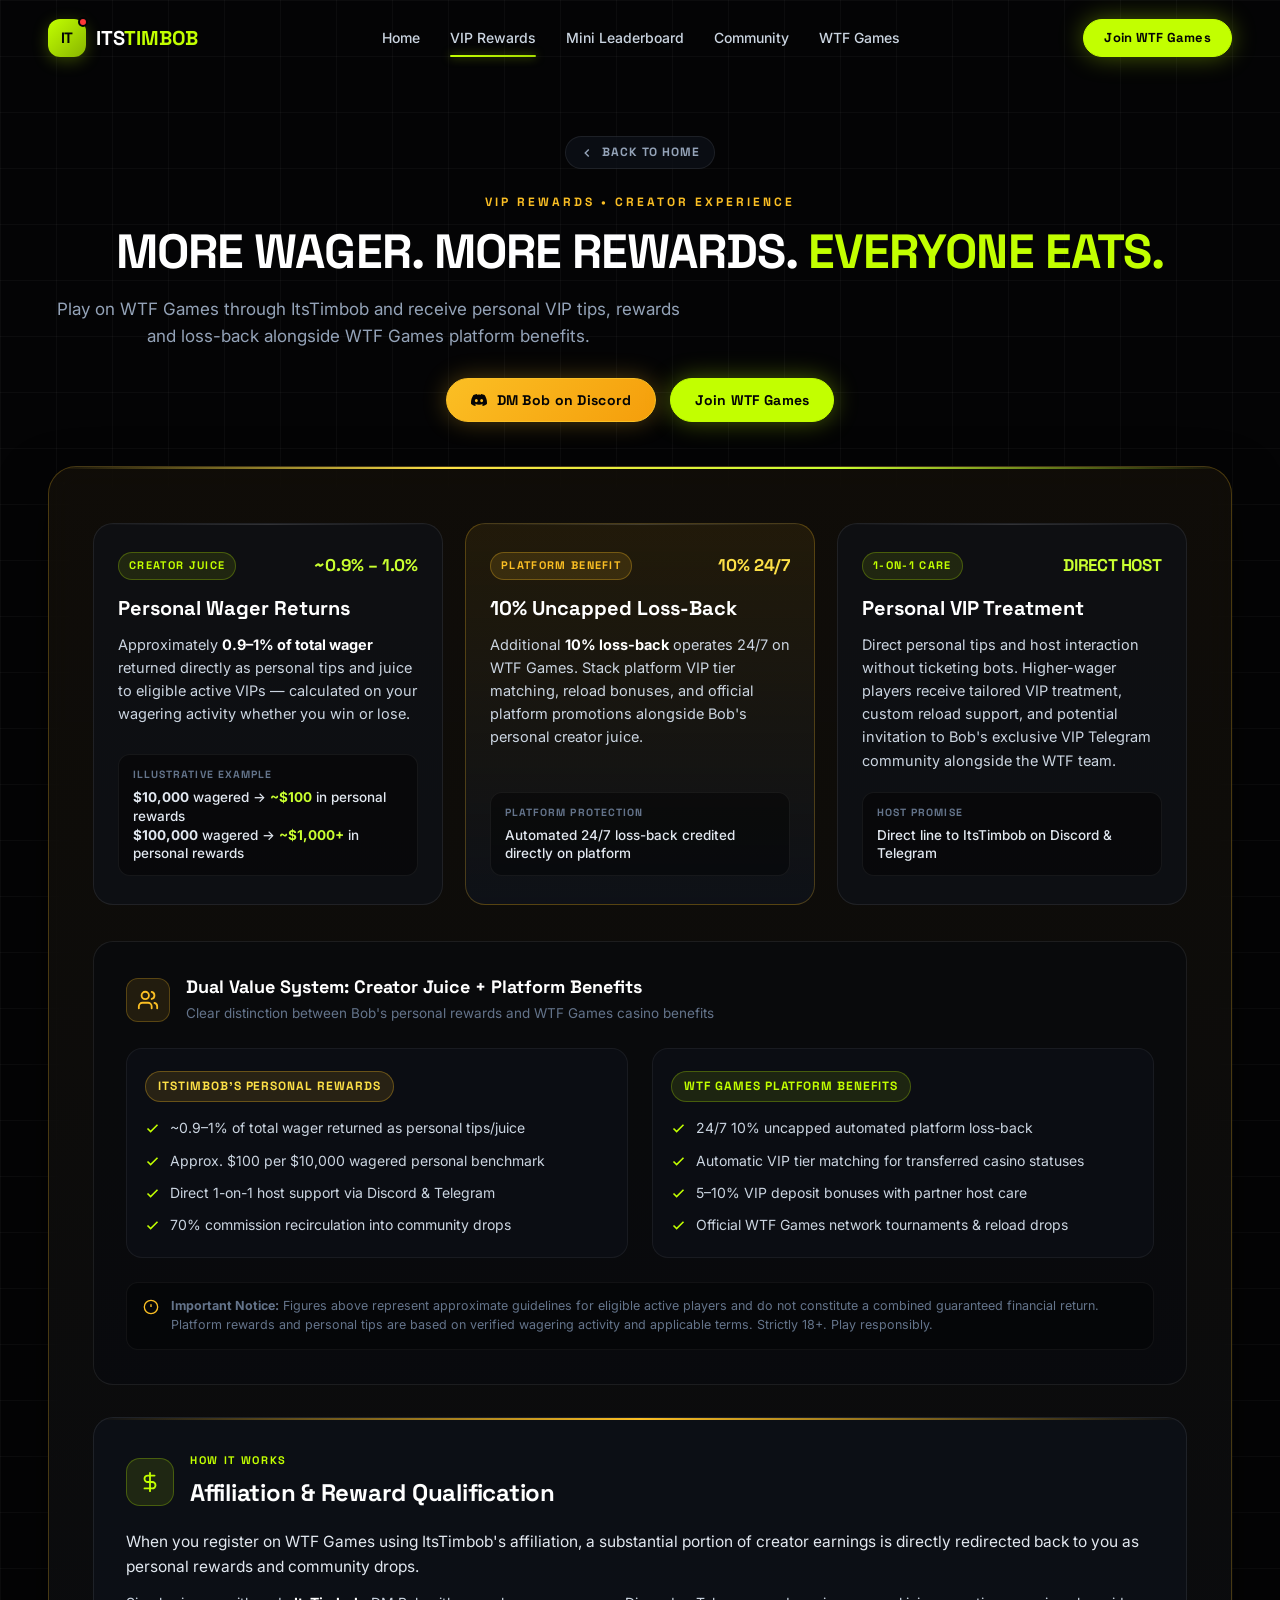
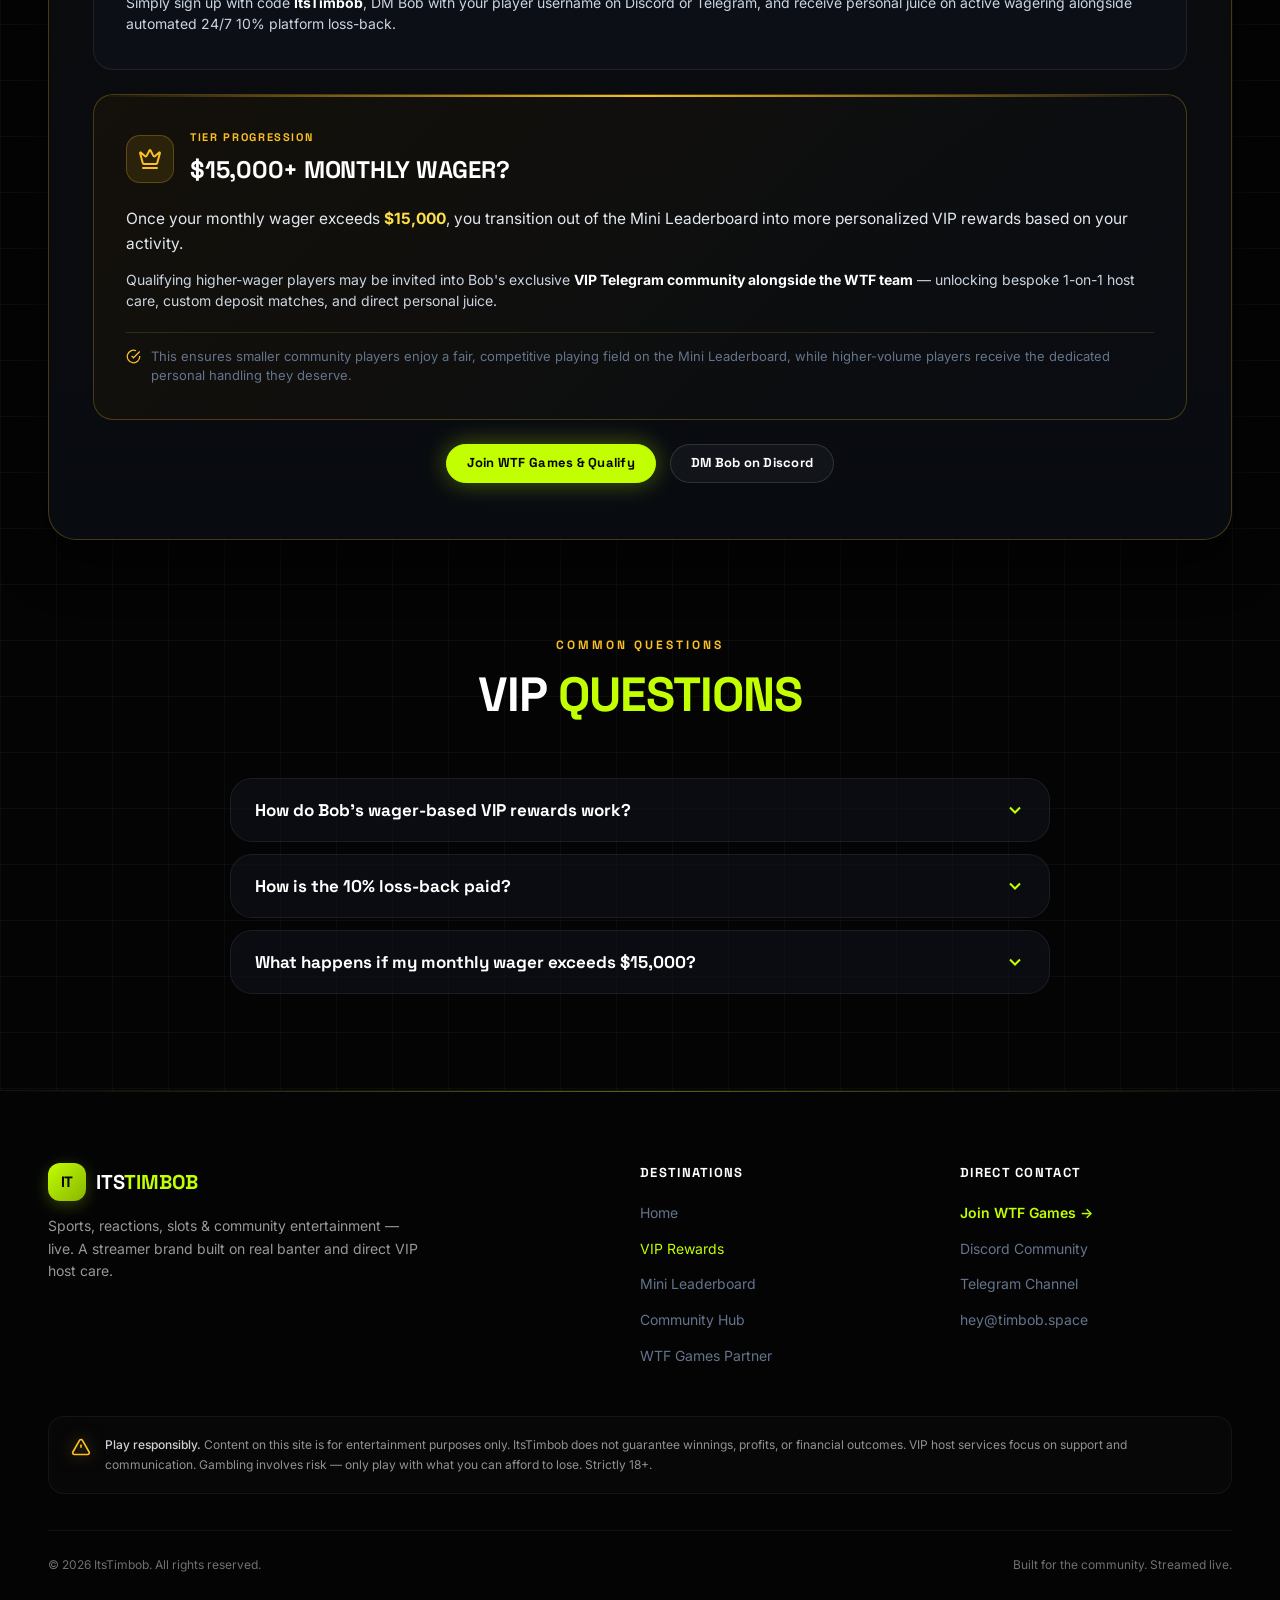
<file: vip/index.html>
<!DOCTYPE html>
<html lang="en">
<head>
  <meta charset="UTF-8">
  <meta name="viewport" content="width=device-width, initial-scale=1.0">
  <meta name="theme-color" content="#040405">
  <title>VIP Rewards — ItsTimbob</title>
  <meta name="description" content="Play on WTF Games through ItsTimbob and receive personal VIP tips, rewards and loss-back alongside WTF Games platform benefits.">
  
  <!-- Favicon -->
  <link rel="icon" type="image/svg+xml" href="../assets/favicon.svg">
  <link rel="shortcut icon" href="../favicon.ico">

  <!-- Google Fonts: Inter & Space Grotesk -->
  <link rel="preconnect" href="https://fonts.googleapis.com">
  <link rel="preconnect" href="https://fonts.gstatic.com" crossorigin>
  <link href="https://fonts.googleapis.com/css2?family=Inter:wght@400;500;600;700&family=Space+Grotesk:wght@500;600;700;800&display=swap" rel="stylesheet">

  <link rel="stylesheet" href="../css/styles.css">
</head>
<body class="grid-bg">

  <!-- ==========================================================================
       HEADER NAVIGATION
       ========================================================================== -->
  <header class="header">
    <div class="container header-inner">
      <a href="/" class="logo" aria-label="ItsTimbob home">
        <span class="logo-badge">
          IT
          <span class="logo-live-dot animate-live-dot"></span>
        </span>
        <span class="logo-text">ITS<span class="volt">TIMBOB</span></span>
      </a>

      <!-- Desktop Navigation Menu -->
      <nav aria-label="Main Navigation">
        <ul class="nav-menu">
          <li><a href="/" class="nav-link">Home<span class="nav-underline"></span></a></li>
          <li><a href="/vip" class="nav-link active">VIP Rewards<span class="nav-underline"></span></a></li>
          <li><a href="/leaderboard" class="nav-link">Mini Leaderboard<span class="nav-underline"></span></a></li>
          <li><a href="/community" class="nav-link">Community<span class="nav-underline"></span></a></li>
          <li><a href="/wtf" class="nav-link">WTF Games<span class="nav-underline"></span></a></li>
        </ul>
      </nav>

      <!-- Nav Actions -->
      <div class="nav-actions">
        <a href="https://wtfgames.com/itstimbob" data-config-link="wtf" target="_blank" rel="noopener noreferrer" class="btn btn-volt btn-sm">
          Join WTF Games
        </a>
        <button class="mobile-toggle" id="mobileToggle" aria-label="Toggle navigation menu" aria-expanded="false">
          <span></span>
          <span></span>
          <span></span>
        </button>
      </div>
    </div>
  </header>

  <!-- MOBILE NAVIGATION DRAWER -->
  <div class="mobile-drawer-backdrop" id="mobileBackdrop"></div>
  <aside class="mobile-drawer" id="mobileDrawer" aria-label="Mobile Navigation">
    <ul class="mobile-nav-list">
      <li><a href="/" class="mobile-nav-link"><span>Home</span> <span>&rarr;</span></a></li>
      <li><a href="/vip" class="mobile-nav-link active"><span>VIP Rewards</span> <span>&rarr;</span></a></li>
      <li><a href="/leaderboard" class="mobile-nav-link"><span>Mini Leaderboard</span> <span>&rarr;</span></a></li>
      <li><a href="/community" class="mobile-nav-link"><span>Community</span> <span>&rarr;</span></a></li>
      <li><a href="/wtf" class="mobile-nav-link"><span>WTF Games</span> <span>&rarr;</span></a></li>
    </ul>

    <div class="mobile-drawer-footer">
      <a href="https://wtfgames.com/itstimbob" data-config-link="wtf" target="_blank" rel="noopener noreferrer" class="btn btn-volt btn-lg" style="width: 100%; margin-bottom: 16px;">
        Join WTF Games
      </a>
      <div style="display: flex; justify-content: center; gap: 16px;">
        <a href="https://kick.com/itstimbob" data-config-link="kick" style="color: #53fc18;" aria-label="Kick"><svg width="22" height="22" viewBox="0 0 24 24" fill="currentColor"><path d="M3 2h5v7.2L13.8 2H20l-7.2 8.4L20.5 22H14l-6-8.2V22H3V2z"/></svg></a>
        <a href="https://youtube.com/@itstimbob" data-config-link="youtube" style="color: #ff0000;" aria-label="YouTube"><svg width="22" height="22" viewBox="0 0 24 24" fill="currentColor"><path d="M23.498 6.186a3.016 3.016 0 0 0-2.122-2.136C19.505 3.545 12 3.545 12 3.545s-7.505 0-9.377.505A3.017 3.017 0 0 0 .502 6.186C0 8.07 0 12 0 12s0 3.93.502 5.814a3.016 3.016 0 0 0 2.122 2.136c1.871.505 9.376.505 9.376.505s7.505 0 9.377-.505a3.015 3.015 0 0 0 2.122-2.136C24 15.93 24 12 24 12s0-3.93-.502-5.814zM9.545 15.568V8.432L15.818 12l-6.273 3.568z"/></svg></a>
        <a href="https://discord.gg/hKkG9NxuEg" data-config-link="discord" style="color: #5865f2;" aria-label="Discord"><svg width="22" height="22" viewBox="0 0 24 24" fill="currentColor"><path d="M20.317 4.37a19.791 19.791 0 0 0-4.885-1.515.074.074 0 0 0-.079.037c-.21.375-.444.864-.608 1.25a18.27 18.27 0 0 0-5.487 0 12.64 12.64 0 0 0-.617-1.25.077.077 0 0 0-.079-.037A19.736 19.736 0 0 0 3.677 4.37a.07.07 0 0 0-.032.027C.533 9.046-.32 13.58.099 18.057a.082.082 0 0 0 .031.057 19.9 19.9 0 0 0 5.993 3.03.078.078 0 0 0 .084-.028c.462-.63.874-1.295 1.226-1.994.021-.041.001-.09-.041-.106a13.107 13.107 0 0 1-1.872-.892.077.077 0 0 1-.008-.128 10.2 10.2 0 0 0 .372-.292.074.074 0 0 1 .077-.01c3.929 1.793 8.18 1.793 12.061 0a.074.074 0 0 1 .078.01c.12.098.246.198.373.292a.077.077 0 0 1-.006.127 12.299 12.299 0 0 1-1.873.894.077.077 0 0 0-.041.107c.36.698.772 1.362 1.225 1.993a.076.076 0 0 0 .084.028 19.839 19.839 0 0 0 6.002-3.03.077.077 0 0 0 .032-.054c.5-5.177-.838-9.674-3.549-13.66a.061.061 0 0 0-.031-.028zM8.02 15.33c-1.183 0-2.157-1.085-2.157-2.419 0-1.333.956-2.419 2.157-2.419 1.21 0 2.176 1.096 2.157 2.42 0 1.333-.956 2.418-2.157 2.418zm7.975 0c-1.183 0-2.157-1.085-2.157-2.419 0-1.333.955-2.419 2.157-2.419 1.21 0 2.176 1.096 2.157 2.42 0 1.333-.946 2.418-2.157 2.418z"/></svg></a>
        <a href="https://t.me/+GjSgJUK0AUYxNmZh" data-config-link="telegram" style="color: #229ed9;" aria-label="Telegram"><svg width="22" height="22" viewBox="0 0 24 24" fill="currentColor"><path d="M12 0C5.373 0 0 5.373 0 12s5.373 12 12 12 12-5.373 12-12S18.627 0 12 0zm5.894 8.221l-1.97 9.28c-.145.658-.537.818-1.084.508l-3-2.21-1.446 1.394c-.16.16-.295.295-.605.295l.213-3.053 5.56-5.023c.242-.213-.054-.333-.373-.121l-6.871 4.326-2.962-.924c-.643-.204-.657-.643.136-.953l11.57-4.458c.537-.194 1.006.128.832.943z"/></svg></a>
      </div>
    </div>
  </aside>

  <!-- ==========================================================================
       HERO: DEDICATED VIP REWARDS DESTINATION
       ========================================================================== -->
  <main>
    <section class="section destination-hero">
      <div class="container">
        <a href="/" class="back-home-pill">
          <svg width="14" height="14" viewBox="0 0 24 24" fill="none" stroke="currentColor" stroke-width="2.5"><path d="m15 18-6-6 6-6"/></svg>
          Back to Home
        </a>
        <span class="section-eyebrow gold">VIP REWARDS &bull; CREATOR EXPERIENCE</span>
        <h1 class="section-title">MORE WAGER. MORE REWARDS. <span>EVERYONE EATS.</span></h1>
        <p class="section-subtitle">
          Play on WTF Games through ItsTimbob and receive personal VIP tips, rewards and loss-back alongside WTF Games platform benefits.
        </p>

        <div style="margin-top: 28px; display: flex; gap: 14px; justify-content: center; flex-wrap: wrap;">
          <a href="https://discord.gg/hKkG9NxuEg" data-config-link="discord" target="_blank" rel="noopener noreferrer" class="btn btn-gold btn-md">
            <svg width="16" height="16" viewBox="0 0 24 24" fill="currentColor"><path d="M20.317 4.37a19.791 19.791 0 0 0-4.885-1.515.074.074 0 0 0-.079.037c-.21.375-.444.864-.608 1.25a18.27 18.27 0 0 0-5.487 0 12.64 12.64 0 0 0-.617-1.25.077.077 0 0 0-.079-.037A19.736 19.736 0 0 0 3.677 4.37a.07.07 0 0 0-.032.027C.533 9.046-.32 13.58.099 18.057a.082.082 0 0 0 .031.057 19.9 19.9 0 0 0 5.993 3.03.078.078 0 0 0 .084-.028c.462-.63.874-1.295 1.226-1.994.021-.041.001-.09-.041-.106a13.107 13.107 0 0 1-1.872-.892.077.077 0 0 1-.008-.128 10.2 10.2 0 0 0 .372-.292.074.074 0 0 1 .077-.01c3.929 1.793 8.18 1.793 12.061 0a.074.074 0 0 1 .078.01c.12.098.246.198.373.292a.077.077 0 0 1-.006.127 12.299 12.299 0 0 1-1.873.894.077.077 0 0 0-.041.107c.36.698.772 1.362 1.225 1.993a.076.076 0 0 0 .084.028 19.839 19.839 0 0 0 6.002-3.03.077.077 0 0 0 .032-.054c.5-5.177-.838-9.674-3.549-13.66a.061.061 0 0 0-.031-.028zM8.02 15.33c-1.183 0-2.157-1.085-2.157-2.419 0-1.333.956-2.419 2.157-2.419 1.21 0 2.176 1.096 2.157 2.42 0 1.333-.956 2.418-2.157 2.418zm7.975 0c-1.183 0-2.157-1.085-2.157-2.419 0-1.333.955-2.419 2.157-2.419 1.21 0 2.176 1.096 2.157 2.42 0 1.333-.946 2.418-2.157 2.418z"/></svg>
            DM Bob on Discord
          </a>
          <a href="https://wtfgames.com/itstimbob" data-config-link="wtf" target="_blank" rel="noopener noreferrer" class="btn btn-volt btn-md">
            Join WTF Games
          </a>
        </div>
      </div>
    </section>

    <!-- ==========================================================================
         VIP REWARDS PILLARS & BREAKDOWN
         ========================================================================== -->
    <section class="section" style="padding-top: 0;">
      <div class="container">
        
        <div class="vip-rewards-box reveal delay-1">
          
          <!-- 3 Distinct Core Elements -->
          <div class="rewards-pillars-grid">
            
            <!-- A: Bob's Personal Wager-Based Rewards -->
            <div class="reward-pillar-card reveal delay-1">
              <div class="reward-pillar-badge-row">
                <span class="reward-pillar-tag">CREATOR JUICE</span>
                <span class="reward-pillar-stat">~0.9% &ndash; 1.0%</span>
              </div>
              <h3 class="reward-pillar-title">Personal Wager Returns</h3>
              <p class="reward-pillar-desc">
                Approximately <strong>0.9&ndash;1% of total wager</strong> returned directly as personal tips and juice to eligible active VIPs &mdash; calculated on your wagering activity whether you win or lose.
              </p>
              <div class="reward-pillar-example">
                <span class="example-label">Illustrative Example</span>
                <div class="example-calc">
                  <strong>$10,000</strong> wagered &rarr; <span class="highlight-volt">~$100</span> in personal rewards<br>
                  <strong>$100,000</strong> wagered &rarr; <span class="highlight-volt">~$1,000+</span> in personal rewards
                </div>
              </div>
            </div>

            <!-- B: WTF Games Platform Rewards -->
            <div class="reward-pillar-card featured-gold reveal delay-2">
              <div class="reward-pillar-badge-row">
                <span class="reward-pillar-tag gold">PLATFORM BENEFIT</span>
                <span class="reward-pillar-stat gold">10% 24/7</span>
              </div>
              <h3 class="reward-pillar-title">10% Uncapped Loss-Back</h3>
              <p class="reward-pillar-desc">
                Additional <strong>10% loss-back</strong> operates 24/7 on WTF Games. Stack platform VIP tier matching, reload bonuses, and official platform promotions alongside Bob's personal creator juice.
              </p>
              <div class="reward-pillar-example">
                <span class="example-label">Platform Protection</span>
                <div class="example-calc">
                  Automated 24/7 loss-back credited directly on platform
                </div>
              </div>
            </div>

            <!-- C: Personal VIP Treatment -->
            <div class="reward-pillar-card reveal delay-3">
              <div class="reward-pillar-badge-row">
                <span class="reward-pillar-tag">1-ON-1 CARE</span>
                <span class="reward-pillar-stat">DIRECT HOST</span>
              </div>
              <h3 class="reward-pillar-title">Personal VIP Treatment</h3>
              <p class="reward-pillar-desc">
                Direct personal tips and host interaction without ticketing bots. Higher-wager players receive tailored VIP treatment, custom reload support, and potential invitation to Bob's exclusive VIP Telegram community alongside the WTF team.
              </p>
              <div class="reward-pillar-example">
                <span class="example-label">Host Promise</span>
                <div class="example-calc">
                  Direct line to ItsTimbob on Discord &amp; Telegram
                </div>
              </div>
            </div>

          </div>

          <!-- Dual Value System Architecture -->
          <div class="rewards-architecture-card reveal delay-2">
            <div class="architecture-header">
              <div class="architecture-icon">
                <svg width="22" height="22" viewBox="0 0 24 24" fill="none" stroke="currentColor" stroke-width="2" stroke-linecap="round" stroke-linejoin="round">
                  <path d="M16 21v-2a4 4 0 0 0-4-4H6a4 4 0 0 0-4 4v2"/>
                  <circle cx="9" cy="7" r="4"/>
                  <path d="M22 21v-2a4 4 0 0 0-3-3.87"/>
                  <path d="M16 3.13a4 4 0 0 1 0 7.75"/>
                </svg>
              </div>
              <div>
                <h4 class="architecture-title">Dual Value System: Creator Juice + Platform Benefits</h4>
                <p class="architecture-subtitle">Clear distinction between Bob's personal rewards and WTF Games casino benefits</p>
              </div>
            </div>

            <div class="architecture-grid">
              <div class="architecture-col">
                <div class="arch-badge personal">ItsTimbob's Personal Rewards</div>
                <ul class="arch-list">
                  <li><svg width="15" height="15" viewBox="0 0 24 24" fill="none" stroke="currentColor" stroke-width="2.5"><polyline points="20 6 9 17 4 12"/></svg> ~0.9&ndash;1% of total wager returned as personal tips/juice</li>
                  <li><svg width="15" height="15" viewBox="0 0 24 24" fill="none" stroke="currentColor" stroke-width="2.5"><polyline points="20 6 9 17 4 12"/></svg> Approx. $100 per $10,000 wagered personal benchmark</li>
                  <li><svg width="15" height="15" viewBox="0 0 24 24" fill="none" stroke="currentColor" stroke-width="2.5"><polyline points="20 6 9 17 4 12"/></svg> Direct 1-on-1 host support via Discord &amp; Telegram</li>
                  <li><svg width="15" height="15" viewBox="0 0 24 24" fill="none" stroke="currentColor" stroke-width="2.5"><polyline points="20 6 9 17 4 12"/></svg> 70% commission recirculation into community drops</li>
                </ul>
              </div>

              <div class="architecture-col">
                <div class="arch-badge platform">WTF Games Platform Benefits</div>
                <ul class="arch-list">
                  <li><svg width="15" height="15" viewBox="0 0 24 24" fill="none" stroke="currentColor" stroke-width="2.5"><polyline points="20 6 9 17 4 12"/></svg> 24/7 10% uncapped automated platform loss-back</li>
                  <li><svg width="15" height="15" viewBox="0 0 24 24" fill="none" stroke="currentColor" stroke-width="2.5"><polyline points="20 6 9 17 4 12"/></svg> Automatic VIP tier matching for transferred casino statuses</li>
                  <li><svg width="15" height="15" viewBox="0 0 24 24" fill="none" stroke="currentColor" stroke-width="2.5"><polyline points="20 6 9 17 4 12"/></svg> 5&ndash;10% VIP deposit bonuses with partner host care</li>
                  <li><svg width="15" height="15" viewBox="0 0 24 24" fill="none" stroke="currentColor" stroke-width="2.5"><polyline points="20 6 9 17 4 12"/></svg> Official WTF Games network tournaments &amp; reload drops</li>
                </ul>
              </div>
            </div>

            <!-- Compliance Footnote -->
            <div class="rewards-compliance-note">
              <svg width="16" height="16" viewBox="0 0 24 24" fill="none" stroke="currentColor" stroke-width="2"><circle cx="12" cy="12" r="10"/><line x1="12" y1="8" x2="12" y2="12"/><line x1="12" y1="16" x2="12.01" y2="16"/></svg>
              <p>
                <strong>Important Notice:</strong> Figures above represent approximate guidelines for eligible active players and do not constitute a combined guaranteed financial return. Platform rewards and personal tips are based on verified wagering activity and applicable terms. Strictly 18+. Play responsibly.
              </p>
            </div>
          </div>

          <!-- How It Works Card -->
          <div class="vip-transition-card reveal delay-2" style="background: rgba(14, 18, 26, 0.7); border-color: rgba(255, 255, 255, 0.08);">
            <div class="vip-transition-header">
              <div class="vip-transition-icon" style="background: rgba(194, 255, 0, 0.1); border-color: rgba(194, 255, 0, 0.25); color: var(--brand-400);">
                <svg width="22" height="22" viewBox="0 0 24 24" fill="none" stroke="currentColor" stroke-width="2" stroke-linecap="round" stroke-linejoin="round"><path d="M12 2v20M17 5H9.5a3.5 3.5 0 0 0 0 7h5a3.5 3.5 0 0 1 0 7H6"/></svg>
              </div>
              <div class="vip-transition-title-wrap">
                <span class="vip-transition-pill" style="color: var(--brand-400);">HOW IT WORKS</span>
                <h3 class="vip-transition-title">Affiliation &amp; Reward Qualification</h3>
              </div>
            </div>
            <div class="vip-transition-body">
              <p class="vip-transition-text">
                When you register on WTF Games using ItsTimbob's affiliation, a substantial portion of creator earnings is directly redirected back to you as personal rewards and community drops.
              </p>
              <p class="vip-transition-sub">
                Simply sign up with code <strong class="volt">ItsTimbob</strong>, DM Bob with your player username on Discord or Telegram, and receive personal juice on active wagering alongside automated 24/7 10% platform loss-back.
              </p>
            </div>
          </div>

          <!-- $15,000+ VIP Progression Card -->
          <div class="vip-transition-card reveal delay-3">
            <div class="vip-transition-header">
              <div class="vip-transition-icon">
                <svg width="24" height="24" viewBox="0 0 24 24" fill="none" stroke="currentColor" stroke-width="2" stroke-linecap="round" stroke-linejoin="round">
                  <path d="M11.562 3.266a.5.5 0 0 1 .876 0L15.39 8.87a1 1 0 0 0 1.516.294L21.183 5.5a.5.5 0 0 1 .798.519l-2.834 10.246a1 1 0 0 1-.956.734H5.81a1 1 0 0 1-.957-.734L2.02 6.02a.5.5 0 0 1 .798-.519l4.276 3.664a1 1 0 0 0 1.516-.294z"/>
                  <path d="M5 21h14"/>
                </svg>
              </div>
              <div class="vip-transition-title-wrap">
                <span class="vip-transition-pill">TIER PROGRESSION</span>
                <h3 class="vip-transition-title">$15,000+ MONTHLY WAGER?</h3>
              </div>
            </div>
            <div class="vip-transition-body">
              <p class="vip-transition-text">
                Once your monthly wager exceeds <strong>$15,000</strong>, you transition out of the Mini Leaderboard into more personalized VIP rewards based on your activity.
              </p>
              <p class="vip-transition-sub">
                Qualifying higher-wager players may be invited into Bob's exclusive <strong>VIP Telegram community alongside the WTF team</strong> &mdash; unlocking bespoke 1-on-1 host care, custom deposit matches, and direct personal juice.
              </p>
              <div class="vip-transition-footer-note">
                <svg width="15" height="15" viewBox="0 0 24 24" fill="none" stroke="currentColor" stroke-width="2"><path d="M22 11.08V12a10 10 0 1 1-5.93-9.14"/><polyline points="22 4 12 14.01 9 11.01"/></svg>
                <span>This ensures smaller community players enjoy a fair, competitive playing field on the Mini Leaderboard, while higher-volume players receive the dedicated personal handling they deserve.</span>
              </div>
            </div>
          </div>

          <!-- Section Action CTAs -->
          <div class="vip-rewards-actions">
            <a href="https://wtfgames.com/itstimbob" data-config-link="wtf" target="_blank" rel="noopener noreferrer" class="btn btn-volt btn-sm">
              Join WTF Games &amp; Qualify
            </a>
            <a href="https://discord.gg/hKkG9NxuEg" data-config-link="discord" target="_blank" rel="noopener noreferrer" class="btn btn-ghost btn-sm">
              DM Bob on Discord
            </a>
          </div>

        </div>

      </div>
    </section>

    <!-- ==========================================================================
         VIP FAQS
         ========================================================================== -->
    <section class="section" style="padding-top: 0;">
      <div class="container">
        
        <div class="section-header center reveal">
          <span class="section-eyebrow gold">Common Questions</span>
          <h2 class="section-title">VIP <span>QUESTIONS</span></h2>
        </div>

        <div class="faq-container">
          
          <div class="faq-card reveal delay-1">
            <button class="faq-btn" aria-expanded="false">
              <span>How do Bob's wager-based VIP rewards work?</span>
              <svg class="faq-icon" viewBox="0 0 24 24" fill="none" stroke="currentColor" stroke-width="2.5"><polyline points="6 9 12 15 18 9"/></svg>
            </button>
            <div class="faq-body">
              <div class="faq-content">
                When you play on WTF Games through ItsTimbob, you receive personal VIP tips and rewards directly alongside platform perks. Bob returns approximately 0.9&ndash;1% of total wager volume as personal creator tips/juice (calculated win or lose), with his stated calculation benchmark being approximately $100 per $10,000 wagered. For instance, $100,000 in volume can translate to approximately $1,000+ in personal rewards, stacked alongside WTF Games' 24/7 10% uncapped loss-back.
              </div>
            </div>
          </div>

          <div class="faq-card reveal delay-2">
            <button class="faq-btn" aria-expanded="false">
              <span>How is the 10% loss-back paid?</span>
              <svg class="faq-icon" viewBox="0 0 24 24" fill="none" stroke="currentColor" stroke-width="2.5"><polyline points="6 9 12 15 18 9"/></svg>
            </button>
            <div class="faq-body">
              <div class="faq-content">
                The 10% loss-back is an official WTF Games platform benefit that Bob describes as operating 24/7. It is calculated automatically on your gameplay and credited on the platform without arbitrary lockups or delays.
              </div>
            </div>
          </div>

          <div class="faq-card reveal delay-3">
            <button class="faq-btn" aria-expanded="false">
              <span>What happens if my monthly wager exceeds $15,000?</span>
              <svg class="faq-icon" viewBox="0 0 24 24" fill="none" stroke="currentColor" stroke-width="2.5"><polyline points="6 9 12 15 18 9"/></svg>
            </button>
            <div class="faq-body">
              <div class="faq-content">
                Once your monthly wager exceeds $15,000, you progress out of the mini leaderboard into Bob's high-tier personalized VIP care. Qualifying higher-wager players receive direct 1-on-1 support, custom reload care, and may be invited to Bob's exclusive VIP Telegram community alongside the WTF Games team.
              </div>
            </div>
          </div>

        </div>

      </div>
    </section>
  </main>

  <!-- ==========================================================================
       FOOTER
       ========================================================================== -->
  <footer class="footer">
    <div class="footer-top-line"></div>
    <div class="container">
      <div class="footer-grid">
        <div class="footer-brand">
          <a href="/" class="logo" aria-label="ItsTimbob home">
            <span class="logo-badge">IT</span>
            <span class="logo-text">ITS<span class="volt">TIMBOB</span></span>
          </a>
          <p>
            Sports, reactions, slots &amp; community entertainment &mdash; live. A streamer brand built on real banter and direct VIP host care.
          </p>
        </div>

        <div>
          <h5 class="footer-title">Destinations</h5>
          <ul class="footer-list">
            <li><a href="/" class="footer-link">Home</a></li>
            <li><a href="/vip" class="footer-link" style="color: var(--brand-400);">VIP Rewards</a></li>
            <li><a href="/leaderboard" class="footer-link">Mini Leaderboard</a></li>
            <li><a href="/community" class="footer-link">Community Hub</a></li>
            <li><a href="/wtf" class="footer-link">WTF Games Partner</a></li>
          </ul>
        </div>

        <div>
          <h5 class="footer-title">Direct Contact</h5>
          <ul class="footer-list">
            <li><a href="https://wtfgames.com/itstimbob" data-config-link="wtf" target="_blank" rel="noopener noreferrer" class="footer-link" style="color: var(--brand-400); font-weight: 600;">Join WTF Games &rarr;</a></li>
            <li><a href="https://discord.gg/hKkG9NxuEg" data-config-link="discord" target="_blank" rel="noopener noreferrer" class="footer-link">Discord Community</a></li>
            <li><a href="https://t.me/+GjSgJUK0AUYxNmZh" data-config-link="telegram" class="footer-link">Telegram Channel</a></li>
            <li><a href="mailto:hey@timbob.space" data-config-link="email" class="footer-link">hey@timbob.space</a></li>
          </ul>
        </div>
      </div>

      <div class="footer-legal-box">
        <svg class="footer-legal-icon" width="20" height="20" viewBox="0 0 24 24" fill="none" stroke="currentColor" stroke-width="2"><path d="m21.73 18-8-14a2 2 0 0 0-3.48 0l-8 14A2 2 0 0 0 4 21h16a2 2 0 0 0 1.73-3Z"/><line x1="12" y1="9" x2="12" y2="13"/><line x1="12" y1="17" x2="12.01" y2="17"/></svg>
        <p class="footer-legal-text">
          <span class="footer-legal-title">Play responsibly.</span> Content on this site is for entertainment purposes only. ItsTimbob does not guarantee winnings, profits, or financial outcomes. VIP host services focus on support and communication. Gambling involves risk &mdash; only play with what you can afford to lose. Strictly 18+.
        </p>
      </div>

      <div class="footer-bottom">
        <div>&copy; <span id="currentYear">2026</span> ItsTimbob. All rights reserved.</div>
        <div>Built for the community. Streamed live.</div>
      </div>
    </div>
  </footer>

  <script src="../js/config.js"></script>
  <script src="../js/main.js"></script>
  <script>
    document.getElementById('currentYear').textContent = new Date().getFullYear();
  </script>
</body>
</html>
</file>
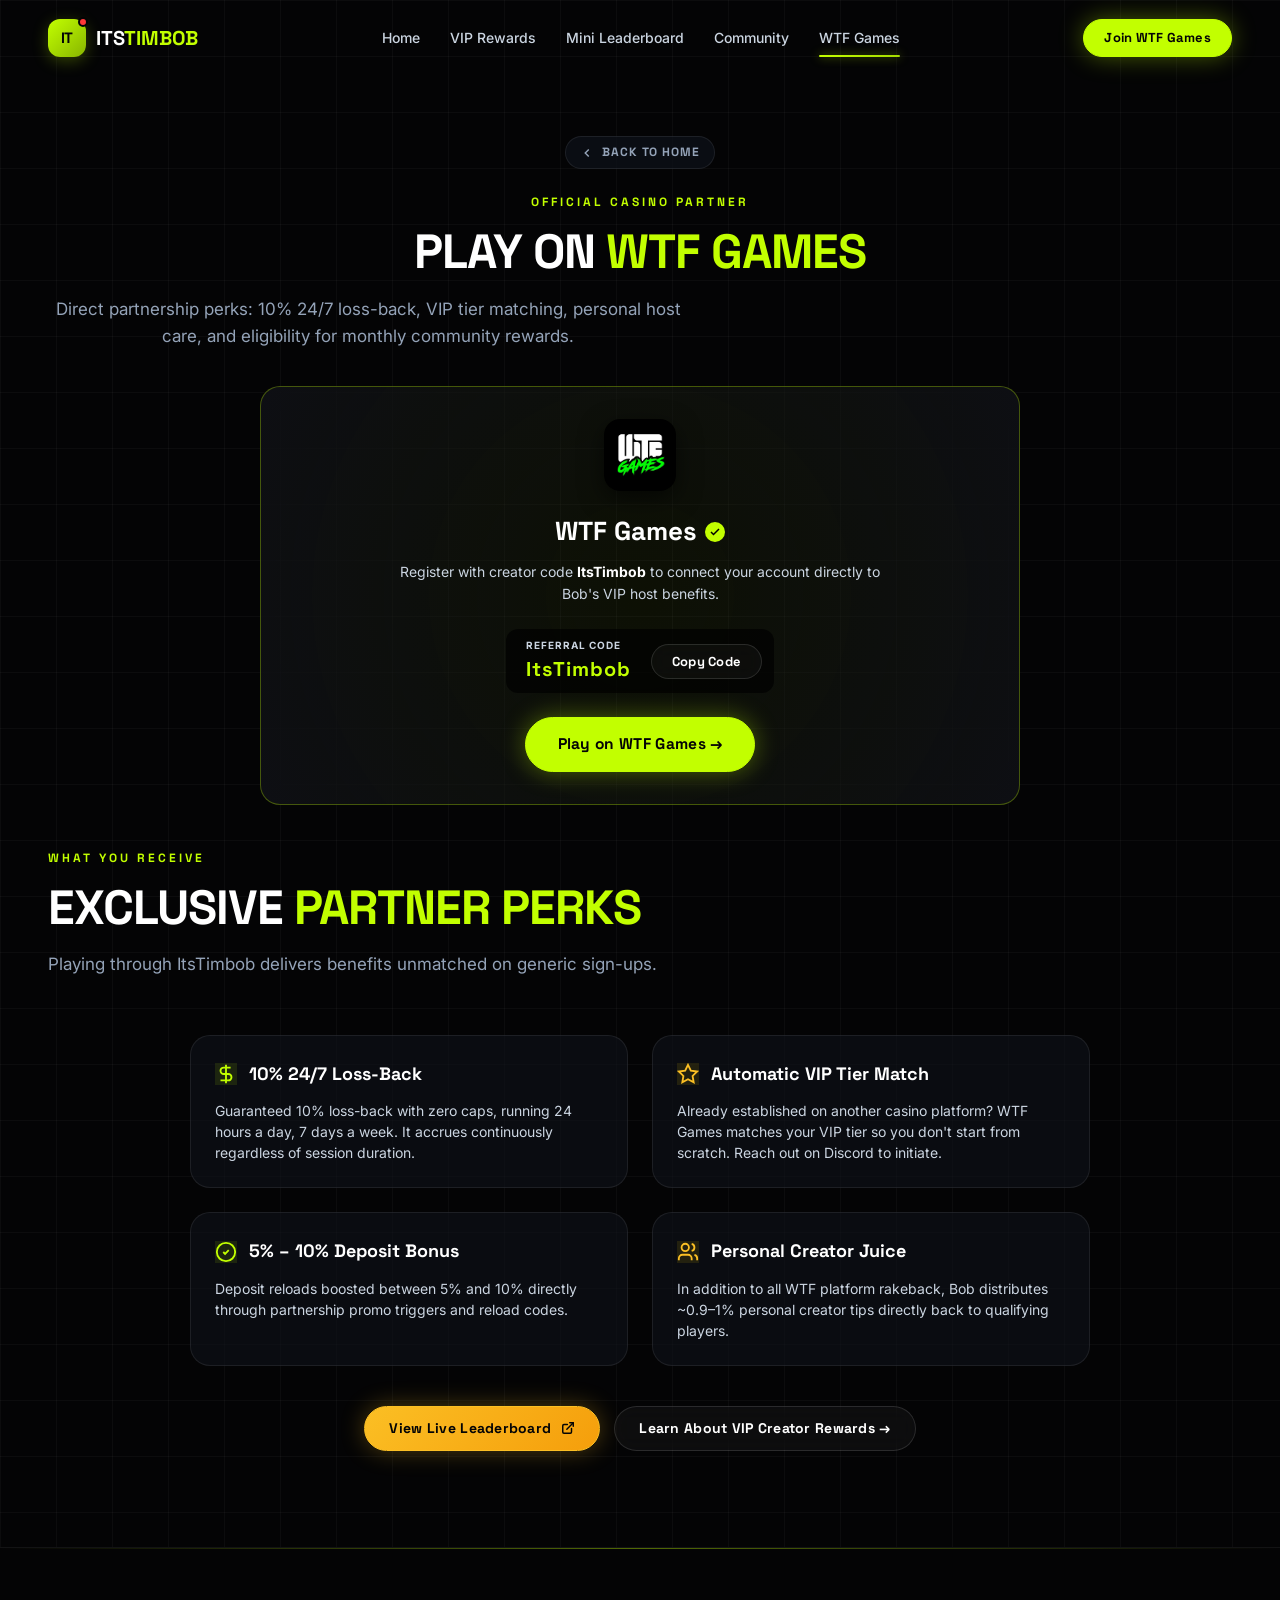
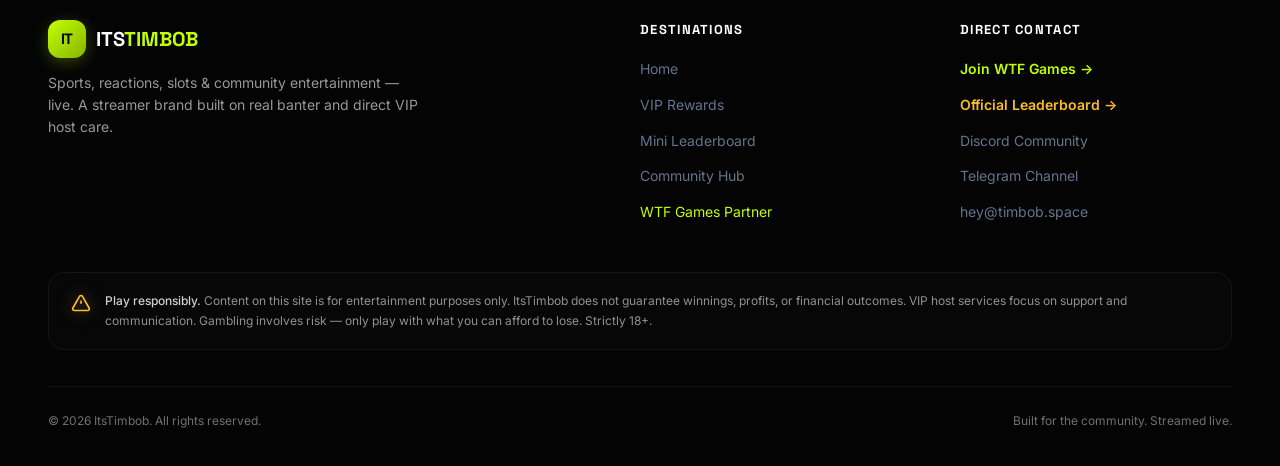
<file: wtf/index.html>
<!DOCTYPE html>
<html lang="en">
<head>
  <meta charset="UTF-8">
  <meta name="viewport" content="width=device-width, initial-scale=1.0">
  <meta name="theme-color" content="#040405">
  <title>WTF Games Official Partner — ItsTimbob</title>
  <meta name="description" content="Official signed partner with WTF Games. Use referral code ItsTimbob for 10% 24/7 loss-back, automatic VIP tier match, and exclusive personal host benefits.">
  
  <!-- Favicon -->
  <link rel="icon" type="image/svg+xml" href="../assets/favicon.svg">
  <link rel="shortcut icon" href="../favicon.ico">

  <!-- Google Fonts: Inter & Space Grotesk -->
  <link rel="preconnect" href="https://fonts.googleapis.com">
  <link rel="preconnect" href="https://fonts.gstatic.com" crossorigin>
  <link href="https://fonts.googleapis.com/css2?family=Inter:wght@400;500;600;700&family=Space+Grotesk:wght@500;600;700;800&display=swap" rel="stylesheet">

  <link rel="stylesheet" href="../css/styles.css">
</head>
<body class="grid-bg">

  <!-- ==========================================================================
       HEADER NAVIGATION
       ========================================================================== -->
  <header class="header">
    <div class="container header-inner">
      <a href="/" class="logo" aria-label="ItsTimbob home">
        <span class="logo-badge">
          IT
          <span class="logo-live-dot animate-live-dot"></span>
        </span>
        <span class="logo-text">ITS<span class="volt">TIMBOB</span></span>
      </a>

      <!-- Desktop Navigation Menu -->
      <nav aria-label="Main Navigation">
        <ul class="nav-menu">
          <li><a href="/" class="nav-link">Home<span class="nav-underline"></span></a></li>
          <li><a href="/vip" class="nav-link">VIP Rewards<span class="nav-underline"></span></a></li>
          <li><a href="/leaderboard" class="nav-link">Mini Leaderboard<span class="nav-underline"></span></a></li>
          <li><a href="/community" class="nav-link">Community<span class="nav-underline"></span></a></li>
          <li><a href="/wtf" class="nav-link active">WTF Games<span class="nav-underline"></span></a></li>
        </ul>
      </nav>

      <!-- Nav Actions -->
      <div class="nav-actions">
        <a href="https://wtfgames.com/itstimbob" data-config-link="wtf" target="_blank" rel="noopener" class="btn btn-volt btn-sm">
          Join WTF Games
        </a>
        <button class="mobile-toggle" id="mobileToggle" aria-label="Toggle navigation menu" aria-expanded="false">
          <span></span>
          <span></span>
          <span></span>
        </button>
      </div>
    </div>
  </header>

  <!-- MOBILE NAVIGATION DRAWER -->
  <div class="mobile-drawer-backdrop" id="mobileBackdrop"></div>
  <aside class="mobile-drawer" id="mobileDrawer" aria-label="Mobile Navigation">
    <ul class="mobile-nav-list">
      <li><a href="/" class="mobile-nav-link"><span>Home</span> <span>&rarr;</span></a></li>
      <li><a href="/vip" class="mobile-nav-link"><span>VIP Rewards</span> <span>&rarr;</span></a></li>
      <li><a href="/leaderboard" class="mobile-nav-link"><span>Mini Leaderboard</span> <span>&rarr;</span></a></li>
      <li><a href="/community" class="mobile-nav-link"><span>Community</span> <span>&rarr;</span></a></li>
      <li><a href="/wtf" class="mobile-nav-link active"><span>WTF Games</span> <span>&rarr;</span></a></li>
    </ul>

    <div class="mobile-drawer-footer">
      <a href="https://wtfgames.com/itstimbob" data-config-link="wtf" target="_blank" rel="noopener" class="btn btn-volt btn-lg" style="width: 100%; margin-bottom: 16px;">
        Join WTF Games
      </a>
      <div style="display: flex; justify-content: center; gap: 16px;">
        <a href="https://kick.com/itstimbob" data-config-link="kick" style="color: #53fc18;" aria-label="Kick"><svg width="22" height="22" viewBox="0 0 24 24" fill="currentColor"><path d="M3 2h5v7.2L13.8 2H20l-7.2 8.4L20.5 22H14l-6-8.2V22H3V2z"/></svg></a>
        <a href="https://youtube.com/@itstimbob" data-config-link="youtube" style="color: #ff0000;" aria-label="YouTube"><svg width="22" height="22" viewBox="0 0 24 24" fill="currentColor"><path d="M23.498 6.186a3.016 3.016 0 0 0-2.122-2.136C19.505 3.545 12 3.545 12 3.545s-7.505 0-9.377.505A3.017 3.017 0 0 0 .502 6.186C0 8.07 0 12 0 12s0 3.93.502 5.814a3.016 3.016 0 0 0 2.122 2.136c1.871.505 9.376.505 9.376.505s7.505 0 9.377-.505a3.015 3.015 0 0 0 2.122-2.136C24 15.93 24 12 24 12s0-3.93-.502-5.814zM9.545 15.568V8.432L15.818 12l-6.273 3.568z"/></svg></a>
        <a href="https://discord.gg/hKkG9NxuEg" data-config-link="discord" style="color: #5865f2;" aria-label="Discord"><svg width="22" height="22" viewBox="0 0 24 24" fill="currentColor"><path d="M20.317 4.37a19.791 19.791 0 0 0-4.885-1.515.074.074 0 0 0-.079.037c-.21.375-.444.864-.608 1.25a18.27 18.27 0 0 0-5.487 0 12.64 12.64 0 0 0-.617-1.25.077.077 0 0 0-.079-.037A19.736 19.736 0 0 0 3.677 4.37a.07.07 0 0 0-.032.027C.533 9.046-.32 13.58.099 18.057a.082.082 0 0 0 .031.057 19.9 19.9 0 0 0 5.993 3.03.078.078 0 0 0 .084-.028c.462-.63.874-1.295 1.226-1.994.021-.041.001-.09-.041-.106a13.107 13.107 0 0 1-1.872-.892.077.077 0 0 1-.008-.128 10.2 10.2 0 0 0 .372-.292.074.074 0 0 1 .077-.01c3.929 1.793 8.18 1.793 12.061 0a.074.074 0 0 1 .078.01c.12.098.246.198.373.292a.077.077 0 0 1-.006.127 12.299 12.299 0 0 1-1.873.894.077.077 0 0 0-.041.107c.36.698.772 1.362 1.225 1.993a.076.076 0 0 0 .084.028 19.839 19.839 0 0 0 6.002-3.03.077.077 0 0 0 .032-.054c.5-5.177-.838-9.674-3.549-13.66a.061.061 0 0 0-.031-.028zM8.02 15.33c-1.183 0-2.157-1.085-2.157-2.419 0-1.333.956-2.419 2.157-2.419 1.21 0 2.176 1.096 2.157 2.42 0 1.333-.956 2.418-2.157 2.418zm7.975 0c-1.183 0-2.157-1.085-2.157-2.419 0-1.333.955-2.419 2.157-2.419 1.21 0 2.176 1.096 2.157 2.42 0 1.333-.946 2.418-2.157 2.418z"/></svg></a>
        <a href="https://t.me/+GjSgJUK0AUYxNmZh" data-config-link="telegram" style="color: #229ed9;" aria-label="Telegram"><svg width="22" height="22" viewBox="0 0 24 24" fill="currentColor"><path d="M12 0C5.373 0 0 5.373 0 12s5.373 12 12 12 12-5.373 12-12S18.627 0 12 0zm5.894 8.221l-1.97 9.28c-.145.658-.537.818-1.084.508l-3-2.21-1.446 1.394c-.16.16-.295.295-.605.295l.213-3.053 5.56-5.023c.242-.213-.054-.333-.373-.121l-6.871 4.326-2.962-.924c-.643-.204-.657-.643.136-.953l11.57-4.458c.537-.194 1.006.128.832.943z"/></svg></a>
      </div>
    </div>
  </aside>

  <!-- ==========================================================================
       HERO: DEDICATED WTF GAMES DESTINATION
       ========================================================================== -->
  <main>
    <section class="section destination-hero">
      <div class="container">
        <a href="/" class="back-home-pill">
          <svg width="14" height="14" viewBox="0 0 24 24" fill="none" stroke="currentColor" stroke-width="2.5"><path d="m15 18-6-6 6-6"/></svg>
          Back to Home
        </a>
        <span class="section-eyebrow">OFFICIAL CASINO PARTNER</span>
        <h1 class="section-title">PLAY ON <span>WTF GAMES</span></h1>
        <p class="section-subtitle">
          Direct partnership perks: 10% 24/7 loss-back, VIP tier matching, personal host care, and eligibility for monthly community rewards.
        </p>

        <!-- Partner Referral Lockup Card -->
        <div class="card p-8" style="max-width: 760px; margin: 36px auto 0 auto; text-align: center; border-color: rgba(194, 255, 0, 0.3); background: radial-gradient(circle at center, rgba(194, 255, 0, 0.05) 0%, rgba(14, 15, 20, 0.98) 100%);">
          <div style="display: inline-flex; align-items: center; justify-content: center; width: 72px; height: 72px; border-radius: 16px; overflow: hidden; margin-bottom: 20px; box-shadow: 0 8px 24px rgba(0, 0, 0, 0.6); border: 1px solid var(--border-subtle);">
            <img src="../assets/wtfgames_logo.jpg" alt="WTF Games Logo" style="width: 100%; height: 100%; object-fit: cover;">
          </div>

          <div style="display: flex; align-items: center; justify-content: center; gap: 8px; margin-bottom: 8px;">
            <h2 style="font-family: var(--font-display); font-size: 26px; font-weight: 800; color: #fff;">WTF Games</h2>
            <span style="display: inline-flex; align-items: center; justify-content: center; width: 20px; height: 20px; border-radius: 50%; background: var(--brand-400); color: #000;">
              <svg width="12" height="12" viewBox="0 0 24 24" fill="none" stroke="currentColor" stroke-width="3"><polyline points="20 6 9 17 4 12"/></svg>
            </span>
          </div>

          <p style="color: var(--text-secondary); font-size: 14px; max-width: 520px; margin: 0 auto 24px auto;">
            Register with creator code <strong style="color: #fff;">ItsTimbob</strong> to connect your account directly to Bob's VIP host benefits.
          </p>

          <!-- Referral Code Box -->
          <div class="ref-code-box">
            <div style="text-align: left; padding: 0 8px;">
              <span style="display: block; font-size: 10px; text-transform: uppercase; letter-spacing: 0.1em; color: var(--text-tertiary); font-weight: 700;">Referral Code</span>
              <span style="font-family: var(--font-display); font-size: 20px; font-weight: 800; color: var(--brand-400); letter-spacing: 0.05em;" id="refCodeText">ItsTimbob</span>
            </div>
            <button id="copyRefBtn" class="btn btn-ghost btn-sm" onclick="navigator.clipboard.writeText('ItsTimbob'); this.textContent = 'Copied!'; setTimeout(() => this.textContent = 'Copy Code', 2000);">
              Copy Code
            </button>
          </div>

          <div>
            <a href="https://wtfgames.com/itstimbob" data-config-link="wtf" target="_blank" rel="noopener" class="btn btn-volt btn-lg" style="max-width: 320px;">
              Play on WTF Games &rarr;
            </a>
          </div>
        </div>
      </div>
    </section>

    <!-- ==========================================================================
         OFFICIAL PARTNER BENEFITS
         ========================================================================== -->
    <section class="section pt-0" style="padding-top: 0;">
      <div class="container">
        <div class="section-header">
          <span class="section-eyebrow">WHAT YOU RECEIVE</span>
          <h2 class="section-title">EXCLUSIVE <span>PARTNER PERKS</span></h2>
          <p class="section-subtitle">
            Playing through ItsTimbob delivers benefits unmatched on generic sign-ups.
          </p>
        </div>

        <div class="grid-2" style="max-width: 900px; margin: 0 auto;">
          <!-- Perk 1 -->
          <div class="card p-6">
            <div style="display: flex; align-items: center; gap: 12px; margin-bottom: 12px;">
              <div class="service-icon" style="background: rgba(194, 255, 0, 0.1); color: var(--brand-400);">
                <svg width="22" height="22" viewBox="0 0 24 24" fill="none" stroke="currentColor" stroke-width="2"><path d="M12 2v20M17 5H9.5a3.5 3.5 0 0 0 0 7h5a3.5 3.5 0 0 1 0 7H6"/></svg>
              </div>
              <h3 style="font-family: var(--font-display); font-size: 18px; font-weight: 700; color: #fff;">10% 24/7 Loss-Back</h3>
            </div>
            <p style="font-size: 14px; color: var(--text-secondary); line-height: 1.5;">
              Guaranteed 10% loss-back with zero caps, running 24 hours a day, 7 days a week. It accrues continuously regardless of session duration.
            </p>
          </div>

          <!-- Perk 2 -->
          <div class="card p-6">
            <div style="display: flex; align-items: center; gap: 12px; margin-bottom: 12px;">
              <div class="service-icon" style="background: rgba(255, 215, 0, 0.1); color: var(--gold-400);">
                <svg width="22" height="22" viewBox="0 0 24 24" fill="none" stroke="currentColor" stroke-width="2"><polygon points="12 2 15.09 8.26 22 9.27 17 14.14 18.18 21.02 12 17.77 5.82 21.02 7 14.14 2 9.27 8.91 8.26 12 2"/></svg>
              </div>
              <h3 style="font-family: var(--font-display); font-size: 18px; font-weight: 700; color: #fff;">Automatic VIP Tier Match</h3>
            </div>
            <p style="font-size: 14px; color: var(--text-secondary); line-height: 1.5;">
              Already established on another casino platform? WTF Games matches your VIP tier so you don't start from scratch. Reach out on Discord to initiate.
            </p>
          </div>

          <!-- Perk 3 -->
          <div class="card p-6">
            <div style="display: flex; align-items: center; gap: 12px; margin-bottom: 12px;">
              <div class="service-icon" style="background: rgba(194, 255, 0, 0.1); color: var(--brand-400);">
                <svg width="22" height="22" viewBox="0 0 24 24" fill="none" stroke="currentColor" stroke-width="2"><circle cx="12" cy="12" r="10"/><path d="m9 12 2 2 4-4"/></svg>
              </div>
              <h3 style="font-family: var(--font-display); font-size: 18px; font-weight: 700; color: #fff;">5% &ndash; 10% Deposit Bonus</h3>
            </div>
            <p style="font-size: 14px; color: var(--text-secondary); line-height: 1.5;">
              Deposit reloads boosted between 5% and 10% directly through partnership promo triggers and reload codes.
            </p>
          </div>

          <!-- Perk 4 -->
          <div class="card p-6">
            <div style="display: flex; align-items: center; gap: 12px; margin-bottom: 12px;">
              <div class="service-icon" style="background: rgba(255, 215, 0, 0.1); color: var(--gold-400);">
                <svg width="22" height="22" viewBox="0 0 24 24" fill="none" stroke="currentColor" stroke-width="2"><path d="M16 21v-2a4 4 0 0 0-4-4H6a4 4 0 0 0-4 4v2"/><circle cx="9" cy="7" r="4"/><path d="M22 21v-2a4 4 0 0 0-3-3.87"/><path d="M16 3.13a4 4 0 0 1 0 7.75"/></svg>
              </div>
              <h3 style="font-family: var(--font-display); font-size: 18px; font-weight: 700; color: #fff;">Personal Creator Juice</h3>
            </div>
            <p style="font-size: 14px; color: var(--text-secondary); line-height: 1.5;">
              In addition to all WTF platform rakeback, Bob distributes ~0.9&ndash;1% personal creator tips directly back to qualifying players.
            </p>
          </div>
        </div>

        <div style="display: flex; justify-content: center; gap: 14px; flex-wrap: wrap; margin-top: 40px;">
          <a href="https://wtfrewards.com/lb/timbob" data-config-link="official-leaderboard" target="_blank" rel="noopener noreferrer" class="btn btn-gold btn-md">
            View Live Leaderboard
            <svg width="14" height="14" viewBox="0 0 24 24" fill="none" stroke="currentColor" stroke-width="2.5" stroke-linecap="round" stroke-linejoin="round" aria-hidden="true"><path d="M18 13v6a2 2 0 0 1-2 2H5a2 2 0 0 1-2-2V8a2 2 0 0 1 2-2h6"></path><polyline points="15 3 21 3 21 9"></polyline><line x1="10" y1="14" x2="21" y2="3"></line></svg>
          </a>
          <a href="/vip" class="btn btn-ghost btn-md">
            Learn About VIP Creator Rewards &rarr;
          </a>
        </div>
      </div>
    </section>
  </main>

  <!-- ==========================================================================
       FOOTER
       ========================================================================== -->
  <footer class="footer">
    <div class="footer-top-line"></div>
    <div class="container">
      <div class="footer-grid">
        <div class="footer-brand">
          <a href="/" class="logo" aria-label="ItsTimbob home">
            <span class="logo-badge">IT</span>
            <span class="logo-text">ITS<span class="volt">TIMBOB</span></span>
          </a>
          <p>
            Sports, reactions, slots &amp; community entertainment &mdash; live. A streamer brand built on real banter and direct VIP host care.
          </p>
        </div>

        <div>
          <h5 class="footer-title">Destinations</h5>
          <ul class="footer-list">
            <li><a href="/" class="footer-link">Home</a></li>
            <li><a href="/vip" class="footer-link">VIP Rewards</a></li>
            <li><a href="/leaderboard" class="footer-link">Mini Leaderboard</a></li>
            <li><a href="/community" class="footer-link">Community Hub</a></li>
            <li><a href="/wtf" class="footer-link" style="color: var(--brand-400);">WTF Games Partner</a></li>
          </ul>
        </div>

        <div>
          <h5 class="footer-title">Direct Contact</h5>
          <ul class="footer-list">
            <li><a href="https://wtfgames.com/itstimbob" data-config-link="wtf" target="_blank" rel="noopener noreferrer" class="footer-link" style="color: var(--brand-400); font-weight: 600;">Join WTF Games &rarr;</a></li>
            <li><a href="https://wtfrewards.com/lb/timbob" data-config-link="official-leaderboard" target="_blank" rel="noopener noreferrer" class="footer-link" style="color: var(--gold-400); font-weight: 600;">Official Leaderboard &rarr;</a></li>
            <li><a href="https://discord.gg/hKkG9NxuEg" data-config-link="discord" class="footer-link">Discord Community</a></li>
            <li><a href="https://t.me/+GjSgJUK0AUYxNmZh" data-config-link="telegram" class="footer-link">Telegram Channel</a></li>
            <li><a href="mailto:hey@timbob.space" data-config-link="email" class="footer-link">hey@timbob.space</a></li>
          </ul>
        </div>
      </div>

      <div class="footer-legal-box">
        <svg class="footer-legal-icon" width="20" height="20" viewBox="0 0 24 24" fill="none" stroke="currentColor" stroke-width="2"><path d="m21.73 18-8-14a2 2 0 0 0-3.48 0l-8 14A2 2 0 0 0 4 21h16a2 2 0 0 0 1.73-3Z"/><line x1="12" y1="9" x2="12" y2="13"/><line x1="12" y1="17" x2="12.01" y2="17"/></svg>
        <p class="footer-legal-text">
          <span class="footer-legal-title">Play responsibly.</span> Content on this site is for entertainment purposes only. ItsTimbob does not guarantee winnings, profits, or financial outcomes. VIP host services focus on support and communication. Gambling involves risk &mdash; only play with what you can afford to lose. Strictly 18+.
        </p>
      </div>

      <div class="footer-bottom">
        <div>&copy; <span id="currentYear">2026</span> ItsTimbob. All rights reserved.</div>
        <div>Built for the community. Streamed live.</div>
      </div>
    </div>
  </footer>

  <script src="../js/config.js"></script>
  <script src="../js/main.js"></script>
  <script>
    document.getElementById('currentYear').textContent = new Date().getFullYear();
  </script>
</body>
</html>
</file>
<file: css/styles.css>
/* ==========================================================================
   ItsTimbob — Official Website Stylesheet
   Polished Reference Edition:
   - Volt Neon Accent (#c2ff00)
   - Bungee Graffiti Display Font
   - 56px Grid Background with Radial Mask
   - Hazard Stripes Accent
   - Animated Navigation Underline (Smooth Origin-Left Scale)
   - Animated Top Status / Content Rotation
   - Luxurious Scroll-Reveal Animations (.reveal / .reveal-visible)
   - Restrained Luxury Micro-Interactions
   ========================================================================== */

:root {
  /* Color Palette - Exactly from Reference */
  --bg-ink-950: #040405;
  --bg-ink-900: #080a0f;
  --bg-ink-850: #0d1017;
  --bg-card: rgba(14, 18, 26, 0.65);
  --bg-card-hover: rgba(20, 26, 38, 0.85);

  /* Volt & Neon Brand Colors */
  --brand-300: #c9ff30; /* Refined neon yellow/gold rgb(201 255 48) from reference */
  --brand-400: #c2ff00;
  --brand-500: #a6dc00;
  --brand-600: #88b500;
  --brand-dim: rgba(194, 255, 0, 0.1);
  --brand-border: rgba(194, 255, 0, 0.25);
  --brand-glow: 0 0 24px rgba(194, 255, 0, 0.45), 0 0 60px rgba(194, 255, 0, 0.2);

  /* Gold VIP Host Colors */
  --gold-300: #fde047;
  --gold-400: #fbbf24;
  --gold-500: #f59e0b;
  --gold-dim: rgba(251, 191, 36, 0.1);
  --gold-border: rgba(251, 191, 36, 0.25);

  /* Danger / Live */
  --danger-500: #ff3838;
  --danger-dim: rgba(255, 56, 56, 0.15);

  /* Social Brands */
  --kick-green: #53fc18;
  --youtube-red: #ff0000;
  --discord-blue: #5865f2;
  --telegram-blue: #229ed9;

  /* Text Colors */
  --text-white: #ffffff;
  --text-ink-100: #f1f5f9;
  --text-ink-200: #cbd5e1;
  --text-ink-300: #94a3b8;
  --text-ink-400: #64748b;
  --text-ink-500: #475569;

  /* Typography */
  --font-graffiti: 'Bungee', cursive, sans-serif;
  --font-display: 'Space Grotesk', -apple-system, sans-serif;
  --font-body: 'Inter', -apple-system, sans-serif;

  /* Layout */
  --header-height: 76px;
  --container-max: 1280px;
}

/* Reset */
*, *::before, *::after {
  box-sizing: border-box;
  margin: 0;
  padding: 0;
}

html {
  scroll-behavior: smooth;
  scroll-padding-top: calc(var(--header-height) + 16px);
  -webkit-font-smoothing: antialiased;
}

body {
  background-color: var(--bg-ink-950);
  color: var(--text-ink-200);
  font-family: var(--font-body);
  font-size: 16px;
  line-height: 1.6;
  overflow-x: hidden;
  position: relative;
  min-height: 100vh;
}

a {
  color: inherit;
  text-decoration: none;
  transition: all 0.2s ease;
}

button {
  font-family: inherit;
  border: none;
  background: none;
  cursor: pointer;
  outline: none;
}

img, svg {
  display: block;
  max-width: 100%;
}

/* ==========================================================================
   SCROLL REVEAL ANIMATIONS
   ========================================================================== */
.reveal {
  opacity: 0;
  transform: translateY(26px);
  transition: opacity 0.65s cubic-bezier(0.22, 1, 0.36, 1), transform 0.65s cubic-bezier(0.22, 1, 0.36, 1);
  will-change: opacity, transform;
}

.reveal.reveal-visible {
  opacity: 1;
  transform: translateY(0);
}

.delay-1 { transition-delay: 0.08s; }
.delay-2 { transition-delay: 0.16s; }
.delay-3 { transition-delay: 0.24s; }
.delay-4 { transition-delay: 0.32s; }
.delay-5 { transition-delay: 0.40s; }

@media (prefers-reduced-motion: reduce) {
  .reveal {
    opacity: 1 !important;
    transform: none !important;
    transition: none !important;
  }
  html {
    scroll-behavior: auto;
  }
}

/* Reference Grid Background with Radial Mask */
.grid-bg {
  background-image: 
    linear-gradient(rgba(255, 255, 255, 0.03) 1px, transparent 1px),
    linear-gradient(90deg, rgba(255, 255, 255, 0.03) 1px, transparent 1px);
  background-size: 56px 56px;
}

.radial-fade {
  -webkit-mask-image: radial-gradient(ellipse 80% 60% at 50% 40%, black 40%, transparent 75%);
  mask-image: radial-gradient(ellipse 80% 60% at 50% 40%, black 40%, transparent 75%);
}

/* Reference Hazard Stripes */
.hazard-stripes {
  background-image: repeating-linear-gradient(
    45deg,
    transparent,
    transparent 6px,
    rgba(194, 255, 0, 0.08) 6px,
    rgba(194, 255, 0, 0.08) 7px
  );
}

/* Glow Utilities */
.glow-brand-text {
  text-shadow: 0 0 24px rgba(194, 255, 0, 0.45), 0 0 60px rgba(194, 255, 0, 0.2);
}

.glow-brand-sm {
  box-shadow: 0 0 20px -6px rgba(194, 255, 0, 0.5);
}

/* Animations */
@keyframes flicker {
  0%, 19.999%, 22%, 62.999%, 64%, 64.999%, 70%, 100% {
    opacity: 1;
  }
  20%, 21.999%, 63%, 63.999%, 65%, 69.999% {
    opacity: 0.85;
  }
}

.animate-flicker {
  animation: flicker 5s linear infinite;
}

@keyframes liveDot {
  0%, 100% {
    box-shadow: 0 0 0 0 rgba(255, 56, 56, 0.8);
  }
  50% {
    box-shadow: 0 0 0 5px rgba(255, 56, 56, 0);
  }
}

.animate-live-dot {
  animation: liveDot 1.6s ease-in-out infinite;
}

@keyframes pulseRing {
  0% { transform: scale(0.85); opacity: 0.8; }
  70% { transform: scale(1.65); opacity: 0; }
  100% { transform: scale(1.65); opacity: 0; }
}

/* Container */
.container {
  width: 100%;
  max-width: var(--container-max);
  margin-left: auto;
  margin-right: auto;
  padding-left: 20px;
  padding-right: 20px;
}

@media (min-width: 640px) {
  .container {
    padding-left: 32px;
    padding-right: 32px;
  }
}

@media (min-width: 1024px) {
  .container {
    padding-left: 48px;
    padding-right: 48px;
  }
}

/* Section Common */
.section {
  position: relative;
  padding: 96px 0;
  scroll-margin-top: 80px;
}

@media (max-width: 768px) {
  .section {
    padding: 68px 0;
  }
}

.section-eyebrow {
  display: block;
  font-family: var(--font-display);
  font-size: 12px;
  font-weight: 700;
  text-transform: uppercase;
  letter-spacing: 0.25em;
  color: var(--brand-400);
  margin-bottom: 12px;
}

.section-eyebrow.gold {
  color: var(--gold-400);
}

.section-title {
  font-family: var(--font-display);
  font-size: clamp(32px, 5vw, 48px);
  font-weight: 700;
  letter-spacing: -0.02em;
  color: var(--text-white);
  line-height: 1.15;
}

.section-title span {
  color: var(--brand-400);
}

.section-subtitle {
  font-size: clamp(15px, 2vw, 17px);
  color: var(--text-ink-300);
  margin-top: 16px;
  max-width: 640px;
  line-height: 1.6;
}

.section-header {
  margin-bottom: 56px;
}

.section-header.center {
  text-align: center;
}

.section-header.center .section-subtitle {
  margin-left: auto;
  margin-right: auto;
}

/* Buttons - Pure Pill Shape matching reference rounded-full */
.btn {
  display: inline-flex;
  align-items: center;
  justify-content: center;
  gap: 10px;
  padding: 12px 26px;
  border-radius: 9999px;
  font-family: var(--font-display);
  font-size: 14.5px;
  font-weight: 700;
  letter-spacing: 0.02em;
  transition: transform 0.22s cubic-bezier(0.22, 1, 0.36, 1), box-shadow 0.22s cubic-bezier(0.22, 1, 0.36, 1), background-color 0.22s ease, border-color 0.22s ease;
  position: relative;
  cursor: pointer;
  white-space: nowrap;
}

.btn:hover {
  transform: translateY(-2px);
}

.btn:active {
  transform: translateY(0);
}

/* Primary Volt Button */
.btn-volt {
  background: var(--brand-400);
  color: #040405;
  border: 1px solid var(--brand-400);
  box-shadow: 0 0 24px rgba(194, 255, 0, 0.35);
}

.btn-volt:hover {
  background: #d4ff33;
  box-shadow: 0 0 32px rgba(194, 255, 0, 0.6), 0 4px 16px rgba(0, 0, 0, 0.4);
}

/* Ghost Button (from reference) */
.btn-ghost {
  background: rgba(255, 255, 255, 0.04);
  color: var(--text-white);
  border: 1px solid rgba(255, 255, 255, 0.12);
  backdrop-filter: blur(10px);
}

.btn-ghost:hover {
  background: rgba(255, 255, 255, 0.1);
  border-color: rgba(255, 255, 255, 0.25);
  box-shadow: 0 4px 20px rgba(0, 0, 0, 0.3);
  color: #ffffff;
}

/* Gold VIP Button */
.btn-gold {
  background: linear-gradient(135deg, var(--gold-400) 0%, var(--gold-500) 100%);
  color: #040405;
  border: 1px solid var(--gold-400);
  box-shadow: 0 0 24px rgba(251, 191, 36, 0.3);
}

.btn-gold:hover {
  box-shadow: 0 0 32px rgba(251, 191, 36, 0.55), 0 4px 16px rgba(0, 0, 0, 0.4);
  background: linear-gradient(135deg, #fde047 0%, var(--gold-400) 100%);
}

.btn-sm {
  padding: 8px 20px;
  font-size: 13px;
  border-radius: 9999px;
}

.btn-md {
  padding: 10px 24px;
  font-size: 14px;
  border-radius: 9999px;
}
@media (max-width: 480px) {
  .btn-md {
    width: 100%;
    max-width: 320px;
    text-align: center;
    justify-content: center;
  }
}

.btn-lg {
  padding: 14px 32px;
  font-size: 15.5px;
  border-radius: 9999px;
}

/* ==========================================================================
   HEADER & NAVIGATION WITH ANIMATED UNDERLINE
   ========================================================================== */
.header {
  position: fixed;
  top: 0;
  left: 0;
  right: 0;
  height: var(--header-height);
  z-index: 1000;
  background: transparent;
  transition: all 0.3s ease;
}

.header.scrolled {
  height: 70px;
  background: rgba(4, 4, 5, 0.94);
  backdrop-filter: blur(16px);
  -webkit-backdrop-filter: blur(16px);
  border-bottom: 1px solid rgba(255, 255, 255, 0.08);
  box-shadow: 0 8px 30px -12px rgba(0, 0, 0, 0.85);
}

.header-inner {
  height: 100%;
  display: flex;
  align-items: center;
  justify-content: space-between;
}

/* Logo - Recreated from reference */
.logo {
  display: flex;
  align-items: center;
  gap: 10px;
  font-family: var(--font-display);
  font-size: 20px;
  font-weight: 700;
  color: var(--text-white);
  letter-spacing: -0.01em;
}

.logo-badge {
  position: relative;
  width: 38px;
  height: 38px;
  border-radius: 12px;
  background: linear-gradient(135deg, var(--brand-400) 0%, var(--brand-600) 100%);
  color: #040405;
  display: flex;
  align-items: center;
  justify-content: center;
  font-family: var(--font-display);
  font-weight: 800;
  font-size: 15px;
  box-shadow: 0 4px 16px rgba(194, 255, 0, 0.25);
  transition: transform 0.2s ease;
}

.logo:hover .logo-badge {
  transform: scale(1.05);
}

.logo-live-dot {
  position: absolute;
  top: -2px;
  right: -2px;
  width: 10px;
  height: 10px;
  border-radius: 50%;
  background: var(--danger-500);
  border: 2px solid var(--bg-ink-950);
}

.logo-text span {
  color: var(--brand-400);
}

/* Nav Menu */
.nav-menu {
  display: none;
  list-style: none;
  align-items: center;
  gap: 2px;
}

@media (min-width: 1024px) {
  .nav-menu {
    display: flex;
  }
}

/* 1. PREMIUM NAVIGATION HOVER UNDERLINE ANIMATION */
.nav-link {
  position: relative;
  font-size: 14px;
  font-weight: 500;
  color: var(--text-ink-200);
  padding: 10px 14px;
  border-radius: 8px;
  transition: color 0.24s cubic-bezier(0.22, 1, 0.36, 1);
  display: inline-flex;
  align-items: center;
}

.nav-link:hover {
  color: #ffffff;
}

.nav-link .nav-underline {
  position: absolute;
  left: 14px;
  right: 14px;
  bottom: 2px;
  height: 2px;
  border-radius: 2px;
  background: linear-gradient(90deg, var(--brand-400) 0%, var(--brand-500) 100%);
  box-shadow: 0 0 10px rgba(194, 255, 0, 0.6);
  transform: scaleX(0);
  transform-origin: left center;
  transition: transform 0.28s cubic-bezier(0.22, 1, 0.36, 1);
  pointer-events: none;
}

.nav-link:hover .nav-underline,
.nav-link.active .nav-underline {
  transform: scaleX(1);
}

.nav-actions {
  display: flex;
  align-items: center;
  gap: 12px;
}

/* Mobile Toggle */
.mobile-toggle {
  display: flex;
  flex-direction: column;
  justify-content: center;
  align-items: center;
  gap: 5px;
  width: 40px;
  height: 40px;
  border-radius: 10px;
  background: rgba(255, 255, 255, 0.05);
  border: 1px solid rgba(255, 255, 255, 0.1);
  color: var(--text-white);
  cursor: pointer;
  z-index: 1002;
}

@media (min-width: 1024px) {
  .mobile-toggle {
    display: none;
  }
}

.mobile-toggle span {
  display: block;
  width: 20px;
  height: 2px;
  background: #ffffff;
  border-radius: 2px;
  transition: all 0.25s ease;
}

.mobile-toggle.active span:nth-child(1) {
  transform: translateY(7px) rotate(45deg);
}

.mobile-toggle.active span:nth-child(2) {
  opacity: 0;
}

.mobile-toggle.active span:nth-child(3) {
  transform: translateY(-7px) rotate(-45deg);
}

/* Mobile Drawer */
.mobile-drawer {
  position: fixed;
  top: 0;
  right: 0;
  width: 100%;
  max-width: 340px;
  height: 100vh;
  height: 100dvh;
  max-height: 100dvh;
  background: #080a0f;
  border-left: 1px solid rgba(255, 255, 255, 0.1);
  z-index: 1001;
  padding: 80px 24px calc(24px + env(safe-area-inset-bottom, 16px));
  display: flex;
  flex-direction: column;
  justify-content: flex-start;
  gap: 20px;
  overflow-y: auto;
  overflow-x: hidden;
  -webkit-overflow-scrolling: touch;
  overscroll-behavior-y: contain;
  scrollbar-width: thin;
  scrollbar-color: rgba(194, 255, 0, 0.3) transparent;
  transform: translateX(100%);
  visibility: hidden;
  pointer-events: none;
  transition: transform 0.35s cubic-bezier(0.16, 1, 0.3, 1), visibility 0.35s ease;
  box-shadow: -10px 0 30px rgba(0, 0, 0, 0.8);
}

.mobile-drawer::-webkit-scrollbar {
  width: 4px;
}

.mobile-drawer::-webkit-scrollbar-thumb {
  background: rgba(194, 255, 0, 0.25);
  border-radius: 4px;
}

.mobile-drawer::-webkit-scrollbar-track {
  background: transparent;
}

.mobile-drawer.open {
  transform: translateX(0);
  visibility: visible;
  pointer-events: auto;
}

.mobile-drawer-backdrop {
  position: fixed;
  inset: 0;
  background: rgba(0, 0, 0, 0.7);
  backdrop-filter: blur(4px);
  z-index: 1000;
  opacity: 0;
  pointer-events: none;
  transition: opacity 0.3s ease;
}

.mobile-drawer-backdrop.open {
  opacity: 1;
  pointer-events: auto;
}

.mobile-nav-list {
  list-style: none;
  display: flex;
  flex-direction: column;
  gap: 8px;
  flex-shrink: 0;
}

.mobile-drawer-footer {
  margin-top: auto;
  padding-top: 20px;
  padding-bottom: 8px;
  flex-shrink: 0;
}

.mobile-nav-link {
  font-family: var(--font-display);
  font-size: 17px;
  font-weight: 700;
  color: var(--text-white);
  padding: 10px 0;
  border-bottom: 1px solid rgba(255, 255, 255, 0.06);
  display: flex;
  align-items: center;
  justify-content: space-between;
}

.mobile-nav-link:hover {
  color: var(--brand-400);
}

/* ==========================================================================
   HERO SECTION & 2. ANIMATED TOP STATUS ROTATION
   ========================================================================== */
.hero-section {
  position: relative;
  min-height: 100vh;
  display: flex;
  align-items: center;
  overflow: hidden;
  padding-top: calc(var(--header-height) + 40px);
  padding-bottom: 80px;
}

.hero-bg-blobs {
  position: absolute;
  inset: 0;
  pointer-events: none;
  z-index: 0;
}

.hero-blob-1 {
  position: absolute;
  top: 25%;
  left: -120px;
  width: 400px;
  height: 400px;
  border-radius: 50%;
  background: rgba(194, 255, 0, 0.18);
  filter: blur(120px);
}

.hero-blob-2 {
  position: absolute;
  top: 30%;
  right: -100px;
  width: 360px;
  height: 360px;
  border-radius: 50%;
  background: rgba(194, 255, 0, 0.12);
  filter: blur(100px);
}

.hero-hazard-bottom {
  position: absolute;
  bottom: 0;
  left: 0;
  height: 8px;
  width: 220px;
}

.hero-hazard-top {
  position: absolute;
  top: 96px;
  right: 0;
  height: 8px;
  width: 180px;
}

.hero-center {
  position: relative;
  z-index: 1;
  text-align: center;
  max-width: 860px;
  margin: 0 auto;
}

/* 2. HERO STATUS — DYNAMIC LIVE ROTATOR & OFF-AIR STATE */
.hero-status-pill {
  display: inline-flex;
  align-items: center;
  justify-content: center;
  gap: 12px;
  background: rgba(14, 18, 26, 0.75);
  border: 1px solid rgba(255, 255, 255, 0.09);
  border-radius: 9999px;
  padding: 8px 18px;
  backdrop-filter: blur(14px);
  -webkit-backdrop-filter: blur(14px);
  box-shadow: 0 4px 20px rgba(0, 0, 0, 0.45), inset 0 1px 0 rgba(255, 255, 255, 0.04);
  margin-bottom: 18px;
  cursor: default;
  transition: border-color 0.3s ease, box-shadow 0.3s ease;
}

.hero-status-pill:hover {
  border-color: rgba(255, 255, 255, 0.2);
}

/* Status Indicator Dot - Refined Neon Yellow/Gold #c9ff30 */
.status-indicator-dot {
  position: relative;
  width: 8px;
  height: 8px;
  border-radius: 50%;
  background-color: var(--brand-300); /* Neon yellow/gold #c9ff30 */
  box-shadow: 0 0 8px rgba(201, 255, 48, 0.6);
  flex-shrink: 0;
  transition: background-color 0.4s ease, box-shadow 0.4s ease;
}

.status-indicator-dot::after {
  content: '';
  position: absolute;
  top: -2px;
  left: -2px;
  width: 12px;
  height: 12px;
  border-radius: 50%;
  background-color: var(--brand-300);
  opacity: 0.35;
  animation: pulseDotGold 2.4s ease-in-out infinite;
}

@keyframes pulseDotGold {
  0%, 100% {
    transform: scale(1);
    opacity: 0.35;
  }
  50% {
    transform: scale(1.6);
    opacity: 0;
  }
}

/* LEFT SIDE: Dynamic Status Rotator Container */
.status-rotator-wrap {
  position: relative;
  height: 20px;
  width: 175px;
  overflow: hidden;
  display: flex;
  align-items: center;
  text-align: left;
  flex-shrink: 0;
}

.status-rotator-item {
  position: absolute;
  left: 0;
  top: 0;
  width: 100%;
  height: 100%;
  display: flex;
  align-items: center;
  font-family: var(--font-display);
  font-size: 11.5px;
  font-weight: 700;
  text-transform: uppercase;
  letter-spacing: 0.12em;
  color: var(--brand-300); /* Refined neon yellow/gold #c9ff30 */
  text-shadow: 0 0 10px rgba(201, 255, 48, 0.35);
  opacity: 0;
  transform: translateY(12px);
  transition: opacity 0.5s cubic-bezier(0.22, 1, 0.36, 1), transform 0.5s cubic-bezier(0.22, 1, 0.36, 1);
  pointer-events: none;
  white-space: nowrap;
}

.status-rotator-item.active {
  opacity: 1;
  transform: translateY(0);
  pointer-events: auto;
}

.status-rotator-item.exit {
  opacity: 0;
  transform: translateY(-12px);
}

/* Vertical Divider */
.status-divider {
  width: 1px;
  height: 14px;
  background-color: rgba(255, 255, 255, 0.12);
  flex-shrink: 0;
}

/* RIGHT SIDE: Off-Air Group */
.hero-status-offline {
  display: inline-flex;
  align-items: center;
  gap: 7px;
  flex-shrink: 0;
}

/* Off-Air Gamepad Icon & Text */
.gamepad-icon-gold {
  color: var(--brand-300); /* Refined neon yellow/gold #c9ff30 */
  filter: drop-shadow(0 0 4px rgba(201, 255, 48, 0.45));
  flex-shrink: 0;
}

.status-fixed-text {
  font-family: var(--font-display);
  font-size: 11px;
  font-weight: 600;
  letter-spacing: 0.1em;
  color: var(--text-ink-300);
  text-transform: uppercase;
  white-space: nowrap;
}

/* 3. STREAMER BRAND DESCRIPTION (Clean, Crisp, Light with Subtle Zap Icon) */
.hero-streamer-desc {
  display: inline-flex;
  align-items: center;
  justify-content: center;
  gap: 8px;
  margin-top: 0;
  margin-bottom: 16px;
  font-family: var(--font-display);
  font-size: 11.5px;
  font-weight: 600;
  letter-spacing: 0.22em;
  text-transform: uppercase;
  color: var(--text-ink-300);
}

.hero-streamer-icon {
  color: var(--brand-300);
  filter: drop-shadow(0 0 4px rgba(201, 255, 48, 0.5));
  flex-shrink: 0;
}

@media (max-width: 640px) {
  .hero-status-pill {
    gap: 10px;
    padding: 7px 15px;
  }
  .status-rotator-wrap {
    width: 150px;
  }
  .status-rotator-item {
    font-size: 10.5px;
    letter-spacing: 0.1em;
  }
  .status-fixed-text {
    font-size: 10px;
    letter-spacing: 0.08em;
  }
  .hero-streamer-desc {
    font-size: 10.5px;
    letter-spacing: 0.16em;
    margin-bottom: 14px;
  }
}

@media (max-width: 440px) {
  .hero-status-pill {
    gap: 8px;
    padding: 6px 12px;
  }
  .status-rotator-wrap {
    width: 135px;
  }
  .status-rotator-item {
    font-size: 9.5px;
    letter-spacing: 0.06em;
  }
  .status-fixed-text {
    font-size: 9.5px;
    letter-spacing: 0.05em;
  }
}

/* The Iconic Bungee Graffiti Title */
.hero-graffiti-title {
  font-family: var(--font-graffiti);
  font-size: clamp(48px, 8.5vw, 96px);
  line-height: 0.95;
  letter-spacing: -0.02em;
  color: var(--text-white);
  margin-bottom: 12px;
}

.hero-graffiti-title span.volt {
  color: var(--brand-400);
  display: inline-block;
}

/* The Hand-drawn squiggly stroke */
.hero-squiggly-wrap {
  width: 260px;
  margin: 0 auto 28px;
}

@media (min-width: 640px) {
  .hero-squiggly-wrap {
    width: 320px;
  }
}

.hero-description {
  font-size: clamp(16px, 2.2vw, 20px);
  color: var(--text-ink-200);
  max-width: 660px;
  margin: 0 auto 36px;
  line-height: 1.6;
}

.hero-actions {
  display: flex;
  align-items: center;
  justify-content: center;
  gap: 14px;
  flex-wrap: wrap;
  margin-bottom: 56px;
}

/* Reference 3-Pill Stat Bar */
.hero-stats-row {
  display: grid;
  grid-template-columns: repeat(3, 1fr);
  gap: 12px;
  max-width: 620px;
  margin: 0 auto;
}

@media (min-width: 640px) {
  .hero-stats-row {
    gap: 20px;
  }
}

.hero-stat-box {
  background: rgba(255, 255, 255, 0.02);
  border: 1px solid rgba(255, 255, 255, 0.06);
  border-radius: 18px;
  padding: 16px 12px;
  text-align: center;
  backdrop-filter: blur(10px);
  transition: transform 0.25s cubic-bezier(0.22, 1, 0.36, 1), border-color 0.25s ease;
}

.hero-stat-box:hover {
  transform: translateY(-3px);
  border-color: rgba(255, 255, 255, 0.15);
}

.hero-stat-val {
  font-family: var(--font-display);
  font-size: clamp(20px, 3.5vw, 28px);
  font-weight: 700;
  color: var(--text-white);
  line-height: 1;
}

.hero-stat-lbl {
  margin-top: 6px;
  font-size: 11px;
  text-transform: uppercase;
  letter-spacing: 0.08em;
  color: var(--text-ink-300);
}

/* Subtle Hero Downward Chevron (Scroll Indicator) */
.hero-scroll-cue {
  display: flex;
  justify-content: center;
  align-items: center;
  margin-top: 40px;
}

.hero-scroll-link {
  display: inline-flex;
  align-items: center;
  justify-content: center;
  width: 36px;
  height: 36px;
  border-radius: 50%;
  color: var(--brand-300); /* Refined neon yellow/gold #c9ff30 */
  text-decoration: none;
  cursor: pointer;
  outline: none;
  transition: opacity 0.3s ease;
}

.hero-scroll-chevron {
  width: 18px;
  height: 18px;
  display: block;
  stroke: currentColor;
  animation: gentleFloatChevron 3.2s ease-in-out infinite;
}

.hero-scroll-link:hover .hero-scroll-chevron {
  opacity: 1 !important;
  filter: drop-shadow(0 0 7px rgba(201, 255, 48, 0.65));
}

@keyframes gentleFloatChevron {
  0% {
    transform: translateY(0);
    opacity: 0.5;
    filter: drop-shadow(0 0 3px rgba(201, 255, 48, 0.25));
  }
  50% {
    transform: translateY(7px);
    opacity: 0.95;
    filter: drop-shadow(0 0 5px rgba(201, 255, 48, 0.45));
  }
  100% {
    transform: translateY(0);
    opacity: 0.5;
    filter: drop-shadow(0 0 3px rgba(201, 255, 48, 0.25));
  }
}

@media (max-width: 640px) {
  .hero-scroll-cue {
    margin-top: 28px;
  }
  .hero-scroll-link {
    width: 32px;
    height: 32px;
  }
  .hero-scroll-chevron {
    width: 16px;
    height: 16px;
  }
}

/* ==========================================================================
   INFINITE STREAM MARQUEE TICKER (Inspired by Grace Daniyan Portfolio)
   ========================================================================== */
.stream-marquee-wrap {
  position: relative;
  width: 100%;
  overflow: hidden;
  padding: 14px 0;
  background: rgba(8, 10, 15, 0.7);
  border-top: 1px solid rgba(255, 255, 255, 0.06);
  border-bottom: 1px solid rgba(255, 255, 255, 0.06);
  backdrop-filter: blur(12px);
  -webkit-backdrop-filter: blur(12px);
  margin-bottom: 40px;
  mask-image: linear-gradient(to right, transparent 0%, #000 8%, #000 92%, transparent 100%);
  -webkit-mask-image: linear-gradient(to right, transparent 0%, #000 8%, #000 92%, transparent 100%);
  user-select: none;
}

.stream-marquee-track {
  display: flex;
  width: max-content;
  will-change: transform;
  animation: marqueeScroll 28s linear infinite;
}

.stream-marquee-wrap:hover .stream-marquee-track {
  animation-play-state: paused;
}

.stream-marquee-content {
  display: flex;
  align-items: center;
  gap: 22px;
  padding-right: 22px;
  flex-shrink: 0;
}

.marquee-item {
  display: inline-flex;
  align-items: center;
  gap: 9px;
  font-family: var(--font-display);
  font-size: 13px;
  font-weight: 700;
  letter-spacing: 0.08em;
  text-transform: uppercase;
  color: var(--text-ink-100);
  white-space: nowrap;
}

.marquee-dot {
  width: 7px;
  height: 7px;
  border-radius: 50%;
  background: var(--brand-400);
  box-shadow: 0 0 8px var(--brand-400);
  display: inline-block;
}

.marquee-tag {
  font-size: 11px;
  font-weight: 800;
  padding: 2px 7px;
  border-radius: 6px;
  line-height: 1.2;
}

.marquee-tag.volt {
  background: rgba(194, 255, 0, 0.15);
  color: var(--brand-400);
  border: 1px solid rgba(194, 255, 0, 0.3);
}

.marquee-tag.gold {
  background: rgba(251, 191, 36, 0.15);
  color: var(--gold-400);
  border: 1px solid rgba(251, 191, 36, 0.3);
}

.marquee-sep {
  color: rgba(255, 255, 255, 0.2);
  font-size: 14px;
}

@keyframes marqueeScroll {
  0% {
    transform: translateX(0);
  }
  100% {
    transform: translateX(-50%);
  }
}

@media (prefers-reduced-motion: reduce) {
  .stream-marquee-track {
    animation: none !important;
  }
}

/* ==========================================================================
   STREAMS SECTION (Catch the stream live / Schedule / Bonus)
   ========================================================================== */
.stream-preview-card {
  position: relative;
  overflow: hidden;
  border-radius: 28px;
  border: 1px solid rgba(255, 255, 255, 0.08);
  background: rgba(8, 10, 15, 0.7);
  backdrop-filter: blur(16px);
  -webkit-backdrop-filter: blur(16px);
  box-shadow: 0 16px 40px rgba(0, 0, 0, 0.5);
  transition: border-color 0.3s ease, box-shadow 0.3s ease;
}

.stream-preview-card:hover {
  border-color: rgba(255, 255, 255, 0.16);
  box-shadow: 0 20px 50px rgba(0, 0, 0, 0.7);
}

.stream-embed-box {
  position: relative;
  aspect-ratio: 16 / 9;
  width: 100%;
  background: linear-gradient(135deg, #0d111a 0%, #050608 100%);
  display: flex;
  align-items: center;
  justify-content: center;
  overflow: hidden;
}

.stream-bg-ambient {
  position: absolute;
  inset: 0;
  background-image: 
    radial-gradient(circle at 50% 50%, rgba(194, 255, 0, 0.12) 0%, transparent 60%),
    radial-gradient(circle at 80% 20%, rgba(251, 191, 36, 0.08) 0%, transparent 40%);
  pointer-events: none;
}

/* STREAM TOP BAR: COMPLETE SEPARATION OF STATUS & CATEGORIES (NO OVERLAP) */
.stream-top-bar {
  position: absolute;
  top: 18px;
  left: 18px;
  right: 18px;
  display: flex;
  align-items: center;
  justify-content: space-between;
  gap: 16px;
  z-index: 5;
  pointer-events: none;
}

.stream-top-bar > * {
  pointer-events: auto;
}

/* 1. KICK LIVE / OFFLINE STATUS BADGE */
.stream-live-pill {
  position: relative;
  display: inline-flex;
  align-items: center;
  gap: 8px;
  padding: 6px 16px;
  border-radius: 9999px;
  font-family: var(--font-display);
  font-size: 11px;
  font-weight: 700;
  letter-spacing: 0.1em;
  text-transform: uppercase;
  backdrop-filter: blur(10px);
  -webkit-backdrop-filter: blur(10px);
  flex-shrink: 0;
  white-space: nowrap;
  transition: all 0.3s ease;
}

/* OFFLINE STATUS */
.stream-live-pill.offline {
  background: rgba(14, 18, 26, 0.75);
  color: var(--text-ink-300);
  border: 1px solid rgba(255, 255, 255, 0.1);
  box-shadow: none;
}

.stream-status-dot.offline {
  background: rgba(255, 255, 255, 0.35);
  box-shadow: none;
}

/* ONLINE / LIVE STATUS */
.stream-live-pill.live {
  background: rgba(34, 197, 94, 0.16);
  color: #22c55e;
  border: 1px solid rgba(34, 197, 94, 0.45);
  box-shadow: 0 0 20px rgba(34, 197, 94, 0.3);
}

.stream-status-dot.live {
  background: #22c55e;
  box-shadow: 0 0 10px rgba(34, 197, 94, 0.85);
}

.stream-status-dot.live::after {
  content: '';
  position: absolute;
  top: -3px;
  left: -3px;
  width: 14px;
  height: 14px;
  border-radius: 50%;
  background-color: #22c55e;
  animation: pulseRing 2.2s cubic-bezier(0.4, 0, 0.6, 1) infinite;
}

.stream-status-dot {
  position: relative;
  width: 8px;
  height: 8px;
  border-radius: 50%;
  display: inline-block;
  flex-shrink: 0;
}

/* STREAM CATEGORY TAGS (Separate Dedicated Space) */
.stream-category-tags {
  position: relative;
  display: flex;
  align-items: center;
  gap: 8px;
  flex-wrap: wrap;
  justify-content: flex-end;
  min-width: 0;
  max-width: 100%;
}

.category-tag {
  font-family: var(--font-display);
  font-size: 10px;
  font-weight: 700;
  letter-spacing: 0.06em;
  text-transform: uppercase;
  background: rgba(6, 8, 12, 0.7);
  border: 1px solid rgba(255, 255, 255, 0.12);
  color: var(--text-ink-200);
  padding: 5px 12px;
  border-radius: 9999px;
  backdrop-filter: blur(8px);
  -webkit-backdrop-filter: blur(8px);
  white-space: nowrap;
  flex-shrink: 0;
  transition: all 0.2s ease;
}

.category-tag:hover {
  border-color: rgba(194, 255, 0, 0.4);
  color: #ffffff;
}

@media (max-width: 900px) {
  .stream-top-bar {
    top: 14px;
    left: 14px;
    right: 14px;
    gap: 12px;
  }
  .stream-category-tags {
    overflow-x: auto;
    flex-wrap: nowrap;
    padding-bottom: 2px;
    scrollbar-width: none;
    -ms-overflow-style: none;
  }
  .stream-category-tags::-webkit-scrollbar {
    display: none;
  }
}

@media (max-width: 640px) {
  .stream-top-bar {
    flex-direction: column;
    align-items: flex-start;
    gap: 8px;
  }
  .stream-category-tags {
    width: 100%;
    overflow-x: auto;
    flex-wrap: nowrap;
  }
}

/* CENTER PLAY / WATCH PROMPT */
.stream-center-btn {
  display: flex;
  flex-direction: column;
  align-items: center;
  gap: 14px;
  color: #ffffff;
  text-decoration: none;
  z-index: 2;
  text-align: center;
  padding: 20px;
}

.stream-play-circle {
  width: 76px;
  height: 76px;
  border-radius: 50%;
  background: linear-gradient(135deg, var(--brand-400) 0%, var(--brand-600) 100%);
  color: #040405;
  display: flex;
  align-items: center;
  justify-content: center;
  box-shadow: 0 0 32px rgba(194, 255, 0, 0.5);
  transition: transform 0.25s cubic-bezier(0.22, 1, 0.36, 1), box-shadow 0.25s ease;
}

.stream-center-btn:hover .stream-play-circle {
  transform: scale(1.08);
  box-shadow: 0 0 45px rgba(194, 255, 0, 0.75);
}

.stream-center-prompt {
  font-family: var(--font-display);
  font-size: 14px;
  font-weight: 700;
  letter-spacing: 0.04em;
  color: var(--text-ink-200);
  transition: color 0.2s ease;
}

.stream-center-btn:hover .stream-center-prompt {
  color: #ffffff;
}

/* BOTTOM CARD OVERLAY */
.stream-overlay-bottom {
  position: absolute;
  inset-x: 0;
  bottom: 0;
  padding: 36px 24px 20px;
  background: linear-gradient(180deg, transparent 0%, rgba(4, 5, 8, 0.92) 80%);
  display: flex;
  align-items: flex-end;
  justify-content: space-between;
  gap: 16px;
  z-index: 2;
  flex-wrap: wrap;
}

.stream-overlay-title {
  font-family: var(--font-display);
  font-size: 17px;
  font-weight: 700;
  color: #ffffff;
  line-height: 1.2;
}

.stream-overlay-category {
  font-size: 13px;
  color: var(--text-ink-300);
  margin-top: 4px;
}

.stream-overlay-stats {
  display: flex;
  align-items: center;
  gap: 10px;
}

.stream-stat-chip {
  display: inline-flex;
  align-items: center;
  gap: 7px;
  padding: 6px 14px;
  border-radius: 9999px;
  background: rgba(255, 255, 255, 0.06);
  border: 1px solid rgba(255, 255, 255, 0.08);
  font-family: var(--font-display);
  font-size: 11.5px;
  font-weight: 700;
  letter-spacing: 0.04em;
  color: var(--text-ink-200);
  backdrop-filter: blur(8px);
  -webkit-backdrop-filter: blur(8px);
}

.stream-stat-chip .text-volt {
  color: var(--brand-400);
}

/* 2. WATCH LIVE + GET NOTIFIED BAR */
.stream-bar-bottom {
  padding: 22px 28px;
  display: flex;
  align-items: center;
  justify-content: space-between;
  border-top: 1px solid rgba(255, 255, 255, 0.06);
  flex-wrap: wrap;
  gap: 20px;
  background: rgba(6, 8, 12, 0.85);
}

.stream-channel-profile {
  display: flex;
  align-items: center;
  gap: 14px;
}

.stream-avatar-badge {
  width: 44px;
  height: 44px;
  border-radius: 14px;
  background: linear-gradient(135deg, var(--brand-400) 0%, var(--brand-600) 100%);
  color: #040405;
  font-family: var(--font-display);
  font-size: 16px;
  font-weight: 800;
  display: flex;
  align-items: center;
  justify-content: center;
  box-shadow: 0 4px 16px rgba(194, 255, 0, 0.25);
  flex-shrink: 0;
}

.stream-creator-name {
  font-family: var(--font-display);
  font-size: 18px;
  font-weight: 700;
  color: #ffffff;
  display: flex;
  align-items: center;
  gap: 6px;
}

.stream-verified-badge {
  display: inline-flex;
  align-items: center;
  justify-content: center;
  width: 16px;
  height: 16px;
  border-radius: 50%;
  background: var(--brand-400);
  color: #040405;
}

.stream-creator-sub {
  font-size: 13px;
  color: var(--text-ink-400);
  margin-top: 2px;
}

.stream-cta-buttons {
  display: flex;
  align-items: center;
  gap: 12px;
  flex-wrap: wrap;
}

/* 3. BE THE FIRST CALLOUT BANNER (Compact) */
.be-first-banner {
  margin-top: 14px;
  display: flex;
  align-items: center;
  gap: 14px;
  background: rgba(14, 18, 26, 0.55);
  border: 1px solid rgba(255, 255, 255, 0.07);
  border-radius: 16px;
  padding: 12px 18px;
  backdrop-filter: blur(12px);
  -webkit-backdrop-filter: blur(12px);
  transition: border-color 0.25s ease, background-color 0.25s ease;
  flex-wrap: wrap;
}

.be-first-banner:hover {
  border-color: rgba(194, 255, 0, 0.25);
  background: rgba(18, 24, 34, 0.65);
}

.be-first-icon {
  width: 36px;
  height: 36px;
  border-radius: 10px;
  background: rgba(194, 255, 0, 0.1);
  border: 1px solid rgba(194, 255, 0, 0.18);
  display: flex;
  align-items: center;
  justify-content: center;
  flex-shrink: 0;
}

.be-first-icon .text-volt {
  color: var(--brand-400);
}

.be-first-content {
  flex: 1;
  min-width: 220px;
}

.be-first-title {
  font-family: var(--font-display);
  font-size: 14px;
  font-weight: 700;
  color: #ffffff;
  margin-bottom: 2px;
}

.be-first-desc {
  font-size: 12px;
  color: var(--text-ink-300);
  line-height: 1.45;
}

.be-first-action {
  flex-shrink: 0;
}

.be-first-action .btn {
  padding: 6px 14px;
  font-size: 12px;
}

/* 4. STREAM SCHEDULE SECTION (Compact, Proportional, Matching Original Website) */
.stream-schedule-wrap {
  margin-top: 32px;
}

.schedule-header {
  display: flex;
  align-items: center;
  gap: 12px;
  margin-bottom: 14px;
  flex-wrap: wrap;
}

.schedule-title-group {
  display: flex;
  align-items: center;
  gap: 8px;
}

.schedule-title-group .text-volt {
  color: var(--brand-400);
}

.schedule-title {
  font-family: var(--font-display);
  font-size: 17px;
  font-weight: 700;
  letter-spacing: -0.01em;
  color: #ffffff;
}

.schedule-divider-line {
  flex: 1;
  height: 1px;
  background: linear-gradient(90deg, rgba(255, 255, 255, 0.1) 0%, transparent 100%);
  min-width: 40px;
}

.schedule-tz-badge {
  font-family: var(--font-display);
  font-size: 10.5px;
  font-weight: 600;
  letter-spacing: 0.1em;
  text-transform: uppercase;
  color: var(--brand-400);
  background: rgba(194, 255, 0, 0.08);
  border: 1px solid rgba(194, 255, 0, 0.2);
  padding: 3px 10px;
  border-radius: 9999px;
}

/* ==========================================================================
   NEXT STREAM COUNTDOWN BANNER (Compact, Premium, Glassmorphic)
   ========================================================================== */
.next-stream-banner {
  position: relative;
  overflow: hidden;
  margin-bottom: 16px;
  background: linear-gradient(135deg, rgba(14, 18, 26, 0.75) 0%, rgba(20, 26, 38, 0.65) 100%);
  border: 1px solid rgba(194, 255, 0, 0.2);
  border-radius: 16px;
  padding: 16px 22px;
  backdrop-filter: blur(12px);
  -webkit-backdrop-filter: blur(12px);
  box-shadow: 0 10px 30px -10px rgba(0, 0, 0, 0.5), inset 0 1px 0 rgba(255, 255, 255, 0.05);
  transition: border-color 0.3s ease, box-shadow 0.3s ease, background 0.3s ease;
}

.next-stream-banner:hover {
  border-color: rgba(194, 255, 0, 0.35);
  box-shadow: 0 12px 35px -10px rgba(0, 0, 0, 0.6), 0 0 20px -5px rgba(194, 255, 0, 0.15);
}

.next-stream-banner.is-live {
  border-color: rgba(194, 255, 0, 0.5);
  background: linear-gradient(135deg, rgba(194, 255, 0, 0.08) 0%, rgba(14, 18, 26, 0.85) 100%);
  box-shadow: 0 0 30px -5px rgba(194, 255, 0, 0.3), inset 0 0 15px rgba(194, 255, 0, 0.05);
}

.next-stream-glow {
  position: absolute;
  top: -40px;
  right: -40px;
  width: 160px;
  height: 160px;
  background: radial-gradient(circle, rgba(194, 255, 0, 0.12) 0%, transparent 70%);
  pointer-events: none;
  border-radius: 50%;
  filter: blur(25px);
}

.next-stream-content {
  position: relative;
  z-index: 2;
  display: flex;
  align-items: center;
  justify-content: space-between;
  gap: 20px;
}

.next-stream-meta-col {
  display: flex;
  flex-direction: column;
  gap: 6px;
  min-width: 0;
}

.next-stream-badge-row {
  display: flex;
  align-items: center;
  gap: 8px;
}

.next-stream-dot {
  width: 8px;
  height: 8px;
  border-radius: 50%;
  background: var(--brand-400);
  box-shadow: 0 0 8px var(--brand-400);
  display: inline-block;
  animation: nextStreamDotPulse 2s infinite ease-in-out;
}

@keyframes nextStreamDotPulse {
  0%, 100% {
    transform: scale(1);
    opacity: 0.85;
    box-shadow: 0 0 6px var(--brand-400);
  }
  50% {
    transform: scale(1.3);
    opacity: 1;
    box-shadow: 0 0 12px var(--brand-400);
  }
}

.next-stream-badge {
  font-family: var(--font-display);
  font-size: 11px;
  font-weight: 700;
  letter-spacing: 0.12em;
  text-transform: uppercase;
  color: var(--brand-400);
}

.next-stream-featured {
  display: inline-block;
}

.next-stream-title-row {
  display: flex;
  align-items: baseline;
  gap: 8px;
  flex-wrap: wrap;
}

.next-stream-day {
  font-family: var(--font-display);
  font-size: 19px;
  font-weight: 800;
  color: #ffffff;
  letter-spacing: -0.01em;
}

.next-stream-dash {
  color: var(--text-ink-400);
  font-size: 16px;
}

.next-stream-time {
  font-family: var(--font-display);
  font-size: 17px;
  font-weight: 700;
  color: var(--brand-400);
}

.next-stream-topic-row {
  display: flex;
  align-items: center;
  gap: 8px;
  font-size: 12.5px;
  color: var(--text-ink-300);
}

.next-stream-topic {
  color: var(--text-ink-200);
  font-weight: 500;
}

.next-stream-sep {
  color: var(--text-ink-400);
}

.next-stream-tz {
  color: var(--text-ink-400);
}

.next-stream-timer-col {
  display: flex;
  flex-direction: column;
  align-items: flex-end;
  text-align: right;
  gap: 4px;
  flex-shrink: 0;
}

.next-stream-timer-label {
  font-family: var(--font-display);
  font-size: 10px;
  font-weight: 700;
  letter-spacing: 0.12em;
  text-transform: uppercase;
  color: var(--text-ink-400);
}

.next-stream-readout {
  display: flex;
  align-items: baseline;
  gap: 6px;
  background: rgba(0, 0, 0, 0.35);
  border: 1px solid rgba(255, 255, 255, 0.08);
  border-radius: 10px;
  padding: 6px 14px;
}

.next-stream-countdown {
  font-family: var(--font-display);
  font-size: 20px;
  font-weight: 800;
  letter-spacing: 0.04em;
  color: #ffffff;
  font-variant-numeric: tabular-nums;
}

.next-stream-countdown.live-text {
  color: var(--brand-400);
  text-shadow: 0 0 16px rgba(194, 255, 0, 0.7);
  animation: liveTextGlow 1.5s infinite alternate ease-in-out;
}

@keyframes liveTextGlow {
  0% {
    opacity: 0.85;
    text-shadow: 0 0 10px rgba(194, 255, 0, 0.5);
  }
  100% {
    opacity: 1;
    text-shadow: 0 0 20px rgba(194, 255, 0, 0.9);
  }
}

.next-stream-secs {
  font-family: var(--font-display);
  font-size: 12px;
  font-weight: 700;
  letter-spacing: 0.04em;
  color: var(--brand-400);
  opacity: 0.75;
  font-variant-numeric: tabular-nums;
}

@media (max-width: 640px) {
  .next-stream-content {
    flex-direction: column;
    align-items: flex-start;
    gap: 14px;
  }
  .next-stream-timer-col {
    align-items: flex-start;
    text-align: left;
    width: 100%;
    border-top: 1px solid rgba(255, 255, 255, 0.06);
    padding-top: 12px;
  }
  .next-stream-readout {
    width: 100%;
    justify-content: center;
  }
}

.schedule-grid {
  display: grid;
  grid-template-columns: repeat(auto-fit, minmax(240px, 1fr));
  gap: 12px;
}

@media (min-width: 768px) {
  .schedule-grid {
    grid-template-columns: repeat(3, 1fr);
  }
}

.schedule-card {
  position: relative;
  overflow: hidden;
  background: rgba(14, 18, 26, 0.55);
  border: 1px solid rgba(255, 255, 255, 0.06);
  border-radius: 16px;
  padding: 14px 16px;
  display: flex;
  align-items: center;
  gap: 14px;
  backdrop-filter: blur(10px);
  -webkit-backdrop-filter: blur(10px);
  transition: border-color 0.25s ease, transform 0.25s ease, background-color 0.25s ease;
}

.schedule-card:hover {
  border-color: rgba(194, 255, 0, 0.3);
  background: rgba(18, 24, 34, 0.7);
  transform: translateY(-2px);
}

.schedule-card.highlight {
  border-color: rgba(194, 255, 0, 0.35);
  background: linear-gradient(135deg, rgba(194, 255, 0, 0.05) 0%, rgba(14, 18, 26, 0.75) 100%);
}

.schedule-card-highlight-bar {
  position: absolute;
  top: 0;
  right: 0;
  bottom: 0;
  width: 3px;
  background: var(--brand-400);
  box-shadow: 0 0 10px rgba(194, 255, 0, 0.7);
}

.schedule-card-icon {
  width: 38px;
  height: 38px;
  border-radius: 10px;
  background: rgba(255, 255, 255, 0.04);
  display: flex;
  align-items: center;
  justify-content: center;
  flex-shrink: 0;
}

.schedule-card-icon.highlight {
  background: rgba(194, 255, 0, 0.12);
}

.schedule-card-icon .text-volt {
  color: var(--brand-400);
}

.schedule-card-body {
  flex: 1;
  min-width: 0;
}

.schedule-card-day {
  font-family: var(--font-display);
  font-size: 10.5px;
  font-weight: 600;
  letter-spacing: 0.1em;
  text-transform: uppercase;
  color: var(--text-ink-400);
}

.schedule-highlight-badge {
  font-family: var(--font-display);
  font-size: 9px;
  font-weight: 700;
  letter-spacing: 0.06em;
  text-transform: uppercase;
  background: var(--brand-400);
  color: #040405;
  padding: 1px 6px;
  border-radius: 9999px;
}

.schedule-card-time {
  font-family: var(--font-display);
  font-size: 15px;
  font-weight: 700;
  color: #ffffff;
  margin: 2px 0 1px;
  letter-spacing: -0.01em;
}

.schedule-card-label {
  font-size: 12px;
  color: var(--text-ink-300);
  white-space: nowrap;
  overflow: hidden;
  text-overflow: ellipsis;
}

/* 5. BONUS / REWARD INFORMATION BANNER (Compact) */
.bonus-reward-banner {
  margin-top: 12px;
  display: flex;
  align-items: center;
  gap: 14px;
  background: linear-gradient(135deg, rgba(251, 191, 36, 0.04) 0%, rgba(14, 18, 26, 0.65) 100%);
  border: 1px dashed rgba(251, 191, 36, 0.25);
  border-radius: 16px;
  padding: 12px 18px;
  backdrop-filter: blur(10px);
  -webkit-backdrop-filter: blur(10px);
  transition: border-color 0.25s ease, background-color 0.25s ease;
  flex-wrap: wrap;
}

.bonus-reward-banner:hover {
  border-color: rgba(251, 191, 36, 0.45);
  background: linear-gradient(135deg, rgba(251, 191, 36, 0.06) 0%, rgba(18, 24, 34, 0.75) 100%);
}

.bonus-reward-icon {
  width: 36px;
  height: 36px;
  border-radius: 10px;
  background: rgba(251, 191, 36, 0.1);
  display: flex;
  align-items: center;
  justify-content: center;
  flex-shrink: 0;
}

.bonus-reward-icon .text-gold {
  color: #fbbf24;
}

.bonus-reward-body {
  flex: 1;
  min-width: 220px;
}

.bonus-badge-row {
  display: flex;
  align-items: center;
  gap: 8px;
  margin-bottom: 2px;
}

.bonus-reward-badge {
  font-family: var(--font-display);
  font-size: 9.5px;
  font-weight: 700;
  letter-spacing: 0.1em;
  text-transform: uppercase;
  color: #fbbf24;
  background: rgba(251, 191, 36, 0.1);
  border: 1px solid rgba(251, 191, 36, 0.25);
  padding: 2px 7px;
  border-radius: 9999px;
}

.bonus-reward-tag {
  font-size: 11px;
  font-weight: 600;
  color: var(--brand-400);
}

.bonus-reward-title {
  font-family: var(--font-display);
  font-size: 14px;
  font-weight: 700;
  color: #ffffff;
  margin-bottom: 2px;
}

.bonus-reward-desc {
  font-size: 12px;
  color: var(--text-ink-300);
  line-height: 1.45;
}

.bonus-reward-cta {
  flex-shrink: 0;
}

.bonus-reward-cta .btn {
  padding: 6px 14px;
  font-size: 12px;
}

@media (max-width: 640px) {
  .stream-embed-box {
    aspect-ratio: auto;
    min-height: 410px;
    display: flex;
    flex-direction: column;
    justify-content: space-between;
    align-items: center;
    padding: 18px 18px 0;
  }

  .stream-top-bar {
    position: relative;
    top: auto;
    left: auto;
    right: auto;
    width: 100%;
    display: flex;
    justify-content: flex-start;
    margin-bottom: 8px;
    z-index: 2;
  }

  .stream-center-btn {
    position: relative;
    margin: auto 0;
    padding: 16px 8px;
    z-index: 2;
    display: flex;
    flex-direction: column;
    align-items: center;
    gap: 12px;
  }

  .stream-play-circle {
    width: 72px;
    height: 72px;
  }

  .stream-center-prompt {
    font-size: 13px;
    max-width: 260px;
    line-height: 1.4;
    text-align: center;
  }

  .stream-overlay-bottom {
    position: relative;
    inset-x: auto;
    bottom: auto;
    width: 100%;
    padding: 16px 4px 18px;
    margin-top: 8px;
    background: linear-gradient(180deg, transparent 0%, rgba(4, 5, 8, 0.95) 45%);
    display: flex;
    flex-direction: column;
    align-items: flex-start;
    gap: 12px;
    z-index: 2;
  }

  .stream-overlay-meta {
    width: 100%;
  }

  .stream-overlay-title {
    font-size: 16px;
    line-height: 1.35;
  }

  .stream-overlay-category {
    font-size: 12.5px;
    margin-top: 3px;
  }

  .stream-overlay-stats {
    width: 100%;
  }

  .stream-bar-bottom {
    flex-direction: column;
    align-items: flex-start;
  }
  .stream-cta-buttons {
    width: 100%;
  }
  .stream-cta-buttons .btn {
    flex: 1;
  }
  .be-first-banner,
  .bonus-reward-banner {
    flex-direction: column;
    align-items: flex-start;
  }
  .be-first-action,
  .bonus-reward-cta {
    width: 100%;
  }
  .be-first-action .btn,
  .bonus-reward-cta .btn {
    width: 100%;
  }
}

@media (max-width: 380px) {
  .stream-embed-box {
    min-height: 390px;
    padding: 14px 12px 0;
  }
  .stream-play-circle {
    width: 66px;
    height: 66px;
  }
  .stream-play-circle svg {
    width: 28px;
    height: 28px;
  }
  .stream-center-prompt {
    font-size: 12px;
    max-width: 220px;
  }
  .stream-overlay-title {
    font-size: 14.5px;
  }
  .stream-overlay-category {
    font-size: 12px;
  }
  .mobile-drawer {
    padding: 72px 18px calc(24px + env(safe-area-inset-bottom, 12px));
    gap: 16px;
    max-width: 100%;
  }
  .mobile-nav-list {
    gap: 4px;
  }
  .mobile-nav-link {
    padding: 8px 0;
    font-size: 15.5px;
  }
}

/* ==========================================================================
   ABOUT SECTION (About ItsTimbob)
   ========================================================================== */
.about-split {
  display: grid;
  grid-template-columns: 1fr;
  gap: 48px;
  align-items: center;
}

@media (min-width: 992px) {
  .about-split {
    grid-template-columns: 1.1fr 0.9fr;
  }
}

/* Feature Pills / Badges (Original ItsTimbob Feature Badges) */
.about-feature-pills {
  display: flex;
  flex-wrap: wrap;
  gap: 10px;
  margin-top: 26px;
  align-items: center;
}

.about-pill {
  display: inline-flex;
  align-items: center;
  gap: 8px;
  border-radius: 9999px;
  border: 1px solid rgba(194, 255, 0, 0.22);
  background: rgba(194, 255, 0, 0.06);
  padding: 7px 15px;
  font-family: var(--font-body);
  font-size: 13.5px;
  font-weight: 500;
  color: #dcff7a;
  letter-spacing: -0.01em;
  backdrop-filter: blur(8px);
  -webkit-backdrop-filter: blur(8px);
  transition: all 0.25s cubic-bezier(0.16, 1, 0.3, 1);
  white-space: nowrap;
  user-select: none;
}

.about-pill:hover {
  background: rgba(194, 255, 0, 0.12);
  border-color: rgba(194, 255, 0, 0.45);
  color: #ffffff;
  transform: translateY(-2px);
  box-shadow: 0 4px 16px -2px rgba(194, 255, 0, 0.22);
}

.about-pill-icon {
  width: 15px;
  height: 15px;
  color: var(--brand-400);
  flex-shrink: 0;
  transition: transform 0.25s ease;
}

.about-pill:hover .about-pill-icon {
  transform: scale(1.12);
}

@media (max-width: 640px) {
  .about-feature-pills {
    gap: 8px;
    margin-top: 20px;
  }
  .about-pill {
    padding: 6px 12px;
    font-size: 12px;
    gap: 6px;
  }
  .about-pill-icon {
    width: 14px;
    height: 14px;
  }
}

.creator-card {
  background: rgba(14, 18, 26, 0.6);
  border: 1px solid rgba(255, 255, 255, 0.08);
  border-radius: 24px;
  padding: 36px 28px;
  backdrop-filter: blur(12px);
  position: relative;
  overflow: hidden;
  transition: border-color 0.25s ease, transform 0.25s ease;
}

.creator-card:hover {
  border-color: rgba(255, 255, 255, 0.16);
  transform: translateY(-2px);
}

.creator-card-header {
  display: flex;
  align-items: center;
  gap: 16px;
  margin-bottom: 24px;
}

.creator-avatar {
  width: 68px;
  height: 68px;
  border-radius: 20px;
  background: linear-gradient(135deg, var(--brand-400) 0%, var(--brand-600) 100%);
  color: #040405;
  display: flex;
  align-items: center;
  justify-content: center;
  font-family: var(--font-graffiti);
  font-size: 24px;
  box-shadow: 0 4px 20px rgba(194, 255, 0, 0.3);
}

.creator-meta h3 {
  font-family: var(--font-display);
  font-size: 24px;
  color: var(--text-white);
  font-weight: 700;
}

.creator-meta p {
  color: var(--text-ink-400);
  font-size: 13px;
  margin-top: 2px;
}

/* Creator Card Stats & Features (VIP / About Section) */
.creator-primary-stats {
  display: grid;
  grid-template-columns: repeat(2, 1fr);
  gap: 12px;
  margin-bottom: 12px;
}

.creator-stats-grid {
  display: grid;
  grid-template-columns: repeat(2, 1fr);
  gap: 10px;
  margin-bottom: 20px;
}

.creator-stat-card {
  background: rgba(255, 255, 255, 0.025);
  border: 1px solid rgba(255, 255, 255, 0.06);
  border-radius: 14px;
  text-align: center;
  transition: all 0.25s cubic-bezier(0.16, 1, 0.3, 1);
}

.creator-stat-card.primary {
  padding: 13px 12px;
}

.creator-stat-card.compact {
  padding: 10px 10px;
  background: rgba(255, 255, 255, 0.02);
  border-color: rgba(255, 255, 255, 0.05);
}

.creator-stat-card:hover {
  transform: translateY(-2px);
  background: rgba(255, 255, 255, 0.045);
  border-color: rgba(194, 255, 0, 0.3);
  box-shadow: 0 4px 16px -2px rgba(194, 255, 0, 0.15);
}

.creator-stat-card.primary:hover {
  border-color: rgba(255, 255, 255, 0.18);
  box-shadow: 0 4px 16px -2px rgba(0, 0, 0, 0.3);
}

.creator-stat-value {
  font-family: var(--font-display);
  font-size: 19px;
  font-weight: 700;
  color: var(--brand-400);
  line-height: 1.1;
  letter-spacing: -0.01em;
  transition: color 0.2s ease;
}

.creator-stat-value.brand {
  font-size: 22px;
  font-weight: 800;
  color: var(--brand-400);
}

.creator-stat-value.gold {
  font-size: 22px;
  font-weight: 800;
  color: var(--gold-400);
}

.creator-stat-label {
  font-size: 10.5px;
  font-weight: 600;
  text-transform: uppercase;
  letter-spacing: 0.06em;
  color: var(--text-ink-400);
  margin-top: 4px;
  line-height: 1.3;
  transition: color 0.2s ease;
}

.creator-stat-card:hover .creator-stat-label {
  color: var(--text-ink-200);
}

.creator-vip-quote {
  font-style: italic;
  color: #fde68a;
  font-size: 14.5px;
  border-left: 2px solid var(--gold-400);
  padding: 12px 14px 12px 16px;
  line-height: 1.6;
  margin: 0;
  background: rgba(251, 191, 36, 0.03);
  border-radius: 0 12px 12px 0;
  border-top: 1px solid rgba(251, 191, 36, 0.08);
  border-bottom: 1px solid rgba(251, 191, 36, 0.08);
  border-right: 1px solid rgba(251, 191, 36, 0.08);
}

@media (max-width: 640px) {
  .creator-card {
    padding: 26px 18px;
  }
  .creator-primary-stats {
    gap: 8px;
    margin-bottom: 8px;
  }
  .creator-stats-grid {
    gap: 8px;
    margin-bottom: 16px;
  }
  .creator-stat-card.primary {
    padding: 11px 8px;
  }
  .creator-stat-card.compact {
    padding: 9px 8px;
  }
  .creator-stat-value.brand,
  .creator-stat-value.gold {
    font-size: 19px;
  }
  .creator-stat-value {
    font-size: 17px;
  }
  .creator-stat-label {
    font-size: 9.5px;
  }
  .creator-vip-quote {
    font-size: 13.5px;
    padding: 10px 12px 10px 14px;
  }
}

/* ==========================================================================
   WHAT I DO SECTION (4 Unfiltered Content Cards from Reference)
   ========================================================================== */
.content-grid-4 {
  display: grid;
  grid-template-columns: 1fr;
  gap: 20px;
}

@media (min-width: 640px) {
  .content-grid-4 {
    grid-template-columns: repeat(2, 1fr);
  }
}

@media (min-width: 1024px) {
  .content-grid-4 {
    grid-template-columns: repeat(4, 1fr);
  }
}

.content-pillar-card {
  background: var(--bg-card);
  border: 1px solid rgba(255, 255, 255, 0.07);
  border-radius: 20px;
  padding: 28px 24px;
  display: flex;
  flex-direction: column;
  transition: transform 0.25s cubic-bezier(0.22, 1, 0.36, 1), border-color 0.25s ease, background-color 0.25s ease, box-shadow 0.25s ease;
  position: relative;
  overflow: hidden;
}

.content-pillar-card:hover {
  border-color: var(--brand-border);
  background: var(--bg-card-hover);
  transform: translateY(-4px);
  box-shadow: 0 12px 30px rgba(0, 0, 0, 0.5);
}

.content-pillar-icon {
  width: 48px;
  height: 48px;
  border-radius: 14px;
  background: var(--brand-dim);
  border: 1px solid var(--brand-border);
  color: var(--brand-400);
  display: flex;
  align-items: center;
  justify-content: center;
  margin-bottom: 20px;
  transition: transform 0.25s ease, background-color 0.25s ease, border-color 0.25s ease, box-shadow 0.25s ease;
}

.content-pillar-card:hover .content-pillar-icon {
  transform: scale(1.08);
}

/* Per-Icon Colors & Subtle Glow (Original ItsTimbob Palette) */
.content-pillar-icon.neon-green {
  background: rgba(194, 255, 0, 0.1);
  border-color: rgba(194, 255, 0, 0.28);
  color: #c2ff00;
  box-shadow: 0 0 14px rgba(194, 255, 0, 0.2);
}

.content-pillar-card.accent-green:hover {
  border-color: rgba(194, 255, 0, 0.4);
}

.content-pillar-card.accent-green:hover .content-pillar-icon.neon-green {
  background: rgba(194, 255, 0, 0.18);
  border-color: #c2ff00;
  box-shadow: 0 0 24px rgba(194, 255, 0, 0.45);
}

.content-pillar-icon.neon-red {
  background: rgba(255, 56, 56, 0.1);
  border-color: rgba(255, 56, 56, 0.28);
  color: #ff3838;
  box-shadow: 0 0 14px rgba(255, 56, 56, 0.2);
}

.content-pillar-card.accent-red:hover {
  border-color: rgba(255, 56, 56, 0.4);
}

.content-pillar-card.accent-red:hover .content-pillar-icon.neon-red {
  background: rgba(255, 56, 56, 0.18);
  border-color: #ff3838;
  box-shadow: 0 0 24px rgba(255, 56, 56, 0.45);
}

.content-pillar-icon.neon-yellow {
  background: rgba(255, 210, 63, 0.1);
  border-color: rgba(255, 210, 63, 0.28);
  color: #ffd23f;
  box-shadow: 0 0 14px rgba(255, 210, 63, 0.2);
}

.content-pillar-card.accent-yellow:hover {
  border-color: rgba(255, 210, 63, 0.4);
}

.content-pillar-card.accent-yellow:hover .content-pillar-icon.neon-yellow {
  background: rgba(255, 210, 63, 0.18);
  border-color: #ffd23f;
  box-shadow: 0 0 24px rgba(255, 210, 63, 0.45);
}

.content-pillar-icon.neon-blue {
  background: rgba(56, 189, 248, 0.1);
  border-color: rgba(56, 189, 248, 0.28);
  color: #38bdf8;
  box-shadow: 0 0 14px rgba(56, 189, 248, 0.2);
}

.content-pillar-card.accent-blue:hover {
  border-color: rgba(56, 189, 248, 0.4);
}

.content-pillar-card.accent-blue:hover .content-pillar-icon.neon-blue {
  background: rgba(56, 189, 248, 0.18);
  border-color: #38bdf8;
  box-shadow: 0 0 24px rgba(56, 189, 248, 0.45);
}

.content-pillar-card h4 {
  font-family: var(--font-display);
  font-size: 19px;
  font-weight: 700;
  color: var(--text-white);
  margin-bottom: 10px;
}

.content-pillar-card p {
  font-size: 14px;
  color: var(--text-ink-300);
  line-height: 1.55;
}

/* ==========================================================================
   VIP HOST SECTION (From Reference - Gold Theme)
   ========================================================================== */
.vip-card-box {
  position: relative;
  overflow: hidden;
  border-radius: 28px;
  border: 1px solid var(--gold-border);
  background: linear-gradient(180deg, rgba(22, 18, 10, 0.75) 0%, rgba(10, 13, 19, 0.9) 100%);
  padding: 44px 28px;
  backdrop-filter: blur(16px);
  box-shadow: 0 20px 50px rgba(0, 0, 0, 0.6);
}

@media (min-width: 768px) {
  .vip-card-box {
    padding: 60px 48px;
  }
}

.vip-card-box::before {
  content: '';
  position: absolute;
  top: 0;
  left: 0;
  right: 0;
  height: 2px;
  background: linear-gradient(90deg, transparent, var(--gold-300), transparent);
}

.vip-top-grid {
  display: grid;
  grid-template-columns: 1fr;
  gap: 36px;
  margin-bottom: 48px;
}

@media (min-width: 992px) {
  .vip-top-grid {
    grid-template-columns: 1.1fr 0.9fr;
    align-items: center;
  }
}

/* VIP Eyebrow Pill with Crown (Original ItsTimbob Style) */
.vip-eyebrow-pill {
  display: inline-flex;
  align-items: center;
  gap: 8px;
  border-radius: 9999px;
  border: 1px solid rgba(251, 191, 36, 0.3);
  background: rgba(251, 191, 36, 0.1);
  padding: 5px 14px;
  font-family: var(--font-display);
  font-size: 11.5px;
  font-weight: 700;
  text-transform: uppercase;
  letter-spacing: 0.2em;
  color: #fde68a;
  margin-bottom: 16px;
  box-shadow: 0 0 16px rgba(251, 191, 36, 0.15);
  transition: all 0.25s ease;
}

.vip-eyebrow-pill:hover {
  background: rgba(251, 191, 36, 0.18);
  border-color: rgba(251, 191, 36, 0.5);
  box-shadow: 0 0 22px rgba(251, 191, 36, 0.3);
}

.vip-eyebrow-crown {
  width: 14px;
  height: 14px;
  color: var(--gold-400);
  flex-shrink: 0;
  filter: drop-shadow(0 0 6px rgba(251, 191, 36, 0.6));
  transition: transform 0.25s ease;
}

.vip-eyebrow-pill:hover .vip-eyebrow-crown {
  transform: scale(1.15) rotate(-3deg);
}

/* VIP 4 Pillars Grid */
.vip-grid-4 {
  display: grid;
  grid-template-columns: 1fr;
  gap: 16px;
}

@media (min-width: 640px) {
  .vip-grid-4 {
    grid-template-columns: repeat(2, 1fr);
  }
}

.vip-mini-card {
  background: rgba(6, 8, 12, 0.6);
  border: 1px solid rgba(251, 191, 36, 0.15);
  border-radius: 24px;
  padding: 22px 20px;
  transition: transform 0.25s cubic-bezier(0.22, 1, 0.36, 1), border-color 0.25s ease, background-color 0.25s ease;
}

.vip-mini-card:hover {
  border-color: var(--gold-400);
  background: rgba(14, 18, 26, 0.8);
  transform: translateY(-2px);
}

.vip-mini-card h5 {
  font-family: var(--font-display);
  font-size: 16px;
  font-weight: 700;
  color: var(--text-white);
  margin-bottom: 8px;
  display: flex;
  align-items: center;
  gap: 10px;
}

.vip-mini-icon {
  display: inline-flex;
  align-items: center;
  justify-content: center;
  width: 32px;
  height: 32px;
  border-radius: 9px;
  background: rgba(251, 191, 36, 0.1);
  border: 1px solid rgba(251, 191, 36, 0.22);
  color: var(--gold-400);
  flex-shrink: 0;
  transition: transform 0.25s cubic-bezier(0.22, 1, 0.36, 1), border-color 0.25s ease, background-color 0.25s ease, box-shadow 0.25s ease;
}

.vip-mini-icon svg {
  color: inherit;
  transition: transform 0.25s ease;
}

.vip-mini-card:hover .vip-mini-icon {
  transform: scale(1.08);
  background: rgba(251, 191, 36, 0.18);
  border-color: var(--gold-400);
  box-shadow: 0 0 12px rgba(251, 191, 36, 0.3);
}

.vip-mini-card[style*="border-color"]:hover .vip-mini-icon {
  transform: scale(1.08);
  background: rgba(194, 255, 0, 0.18);
  border-color: var(--brand-400);
  box-shadow: 0 0 12px rgba(194, 255, 0, 0.3);
}

.vip-mini-card p {
  font-size: 13px;
  color: var(--text-ink-300);
  line-height: 1.5;
}

/* ==========================================================================
   "YOUR PLAYERS" WTF GAMES BENEFITS SECTION
   ========================================================================== */
.your-players-grid {
  display: grid;
  grid-template-columns: 1fr;
  gap: 20px;
}

@media (min-width: 640px) {
  .your-players-grid {
    grid-template-columns: repeat(2, 1fr);
  }
}

@media (min-width: 1024px) {
  .your-players-grid {
    grid-template-columns: repeat(3, 1fr);
  }
}

.player-card {
  background: var(--bg-card);
  border: 1px solid rgba(255, 255, 255, 0.08);
  border-radius: 20px;
  padding: 28px 24px;
  position: relative;
  overflow: hidden;
  display: flex;
  flex-direction: column;
  transition: transform 0.3s cubic-bezier(0.25, 1, 0.5, 1), border-color 0.3s ease, background-color 0.3s ease, box-shadow 0.3s ease;
  will-change: transform, box-shadow;
}

@media (hover: hover) and (pointer: fine) {
  .player-card:hover {
    border-color: rgba(201, 255, 48, 0.3);
    background: var(--bg-card-hover);
    transform: translateY(-3.5px) scale(1.01);
    box-shadow: 0 12px 30px rgba(0, 0, 0, 0.45), 0 0 20px rgba(201, 255, 48, 0.12), 0 0 1px rgba(201, 255, 48, 0.35);
  }

  .player-card.highlight:hover {
    border-color: rgba(201, 255, 48, 0.45);
    box-shadow: 0 12px 30px rgba(0, 0, 0, 0.45), 0 0 24px rgba(201, 255, 48, 0.16), 0 0 1px rgba(201, 255, 48, 0.45);
  }
}

.player-card.highlight {
  border-color: var(--brand-border);
  background: linear-gradient(135deg, rgba(194, 255, 0, 0.08) 0%, rgba(14, 18, 26, 0.8) 100%);
}

.player-icon {
  width: 44px;
  height: 44px;
  border-radius: 12px;
  background: var(--brand-dim);
  border: 1px solid var(--brand-border);
  color: var(--brand-300);
  display: flex;
  align-items: center;
  justify-content: center;
  margin-bottom: 18px;
  transition: border-color 0.3s ease, box-shadow 0.3s ease;
}

.player-icon svg {
  color: currentColor;
  filter: drop-shadow(0 0 4px rgba(201, 255, 48, 0.4));
  transition: filter 0.3s ease;
}

@media (hover: hover) and (pointer: fine) {
  .player-card:hover .player-icon {
    border-color: rgba(201, 255, 48, 0.35);
  }

  .player-card:hover .player-icon svg {
    filter: drop-shadow(0 0 6px rgba(201, 255, 48, 0.6)) brightness(1.12);
  }
}

@media (prefers-reduced-motion: reduce) {
  .player-card,
  .player-card:hover {
    transform: none !important;
    transition: none !important;
  }
}

.player-card h4 {
  font-family: var(--font-display);
  font-size: 19px;
  font-weight: 700;
  color: var(--text-white);
  margin-bottom: 10px;
}

.player-card p {
  font-size: 14px;
  color: var(--text-ink-300);
  line-height: 1.6;
}

.partner-banner {
  background: linear-gradient(135deg, rgba(194, 255, 0, 0.1) 0%, rgba(10, 14, 20, 0.95) 100%);
  border: 1px solid var(--brand-border);
  border-radius: 24px;
  padding: 40px 32px;
  margin-top: 48px;
  display: flex;
  flex-direction: column;
  gap: 24px;
  align-items: center;
  text-align: center;
}

@media (min-width: 992px) {
  .partner-banner {
    flex-direction: row;
    justify-content: space-between;
    text-align: left;
    padding: 44px 48px;
  }
}

.partner-banner-brand {
  display: flex;
  flex-direction: column;
  align-items: center;
  gap: 20px;
}

@media (min-width: 640px) {
  .partner-banner-brand {
    flex-direction: row;
    align-items: center;
    gap: 24px;
    text-align: left;
  }
}

.partner-logo-container {
  width: 76px;
  height: 76px;
  border-radius: 18px;
  background: #000000;
  border: 1px solid rgba(194, 255, 0, 0.35);
  box-shadow: 0 8px 24px rgba(0, 0, 0, 0.6), 0 0 20px rgba(194, 255, 0, 0.2);
  display: flex;
  align-items: center;
  justify-content: center;
  flex-shrink: 0;
  overflow: hidden;
  padding: 6px;
  transition: transform 0.3s ease, box-shadow 0.3s ease, border-color 0.3s ease;
}

.partner-banner:hover .partner-logo-container {
  transform: scale(1.05);
  border-color: rgba(194, 255, 0, 0.6);
  box-shadow: 0 12px 30px rgba(0, 0, 0, 0.7), 0 0 28px rgba(194, 255, 0, 0.35);
}

.partner-logo-img {
  width: 100%;
  height: 100%;
  object-fit: contain;
  display: block;
}

.partner-banner-text {
  flex: 1;
}

.partner-official-label {
  display: inline-flex;
  align-items: center;
  gap: 6px;
  font-family: var(--font-display);
  font-size: 11px;
  font-weight: 800;
  text-transform: uppercase;
  letter-spacing: 0.22em;
  color: var(--brand-300);
  background: rgba(194, 255, 0, 0.08);
  border: 1px solid rgba(194, 255, 0, 0.25);
  border-radius: 9999px;
  padding: 4px 12px;
  margin-bottom: 12px;
  box-shadow: 0 0 14px rgba(194, 255, 0, 0.1);
}

.partner-banner h3 {
  font-family: var(--font-display);
  font-size: clamp(24px, 3.5vw, 34px);
  color: var(--text-white);
  font-weight: 700;
  margin-bottom: 8px;
}

.partner-banner p {
  color: var(--text-ink-200);
  font-size: 15px;
  max-width: 600px;
}

/* Referral Link Status Note in Partner Banner */
.partner-referral-status {
  display: inline-flex;
  align-items: center;
  gap: 9px;
  margin-top: 14px;
  font-size: 13.5px;
  color: #94a3b8;
  line-height: 1.4;
}

.partner-status-pulse {
  width: 7px;
  height: 7px;
  border-radius: 50%;
  background: var(--brand-400);
  box-shadow: 0 0 10px rgba(194, 255, 0, 0.85);
  flex-shrink: 0;
  animation: pulseNeonDot 2s infinite ease-in-out;
}

@keyframes pulseNeonDot {
  0%, 100% { opacity: 1; transform: scale(1); box-shadow: 0 0 10px rgba(194, 255, 0, 0.85); }
  50% { opacity: 0.4; transform: scale(0.8); box-shadow: 0 0 4px rgba(194, 255, 0, 0.3); }
}

/* WTF Games Code Card */
.wtf-code-card {
  background: rgba(6, 8, 12, 0.85);
  border: 1px solid rgba(194, 255, 0, 0.32);
  border-radius: 20px;
  padding: 18px 22px;
  backdrop-filter: blur(14px);
  -webkit-backdrop-filter: blur(14px);
  box-shadow: 0 10px 30px rgba(0, 0, 0, 0.55), inset 0 1px 0 rgba(194, 255, 0, 0.2);
  display: flex;
  flex-direction: column;
  gap: 12px;
  flex-shrink: 0;
  min-width: 290px;
  max-width: 100%;
  transition: border-color 0.25s ease, box-shadow 0.25s ease, transform 0.25s ease;
}

.wtf-code-card:hover {
  border-color: rgba(194, 255, 0, 0.55);
  box-shadow: 0 14px 38px rgba(0, 0, 0, 0.65), 0 0 24px rgba(194, 255, 0, 0.15);
}

.wtf-code-card.wtf-card-highlight {
  border-color: var(--brand-400) !important;
  box-shadow: 0 0 36px rgba(194, 255, 0, 0.7), 0 0 16px rgba(194, 255, 0, 0.9) !important;
  transform: scale(1.02);
}

.wtf-code-header {
  display: flex;
  align-items: center;
  justify-content: space-between;
  gap: 12px;
}

.wtf-code-label {
  font-family: var(--font-display);
  font-size: 11px;
  font-weight: 700;
  text-transform: uppercase;
  letter-spacing: 0.18em;
  color: #94a3b8;
}

.wtf-code-status-pill {
  font-family: var(--font-display);
  font-size: 9.5px;
  font-weight: 700;
  text-transform: uppercase;
  letter-spacing: 0.1em;
  color: #fde68a;
  background: rgba(251, 191, 36, 0.12);
  border: 1px solid rgba(251, 191, 36, 0.32);
  border-radius: 9999px;
  padding: 2px 8px;
}

.wtf-code-display-row {
  display: flex;
  align-items: center;
  justify-content: space-between;
  gap: 12px;
  background: rgba(0, 0, 0, 0.6);
  border: 1px solid rgba(194, 255, 0, 0.25);
  border-radius: 12px;
  padding: 6px 8px 6px 16px;
}

.wtf-code-value {
  font-family: var(--font-display);
  font-size: 18px;
  font-weight: 800;
  letter-spacing: 0.06em;
  color: var(--brand-400);
  text-shadow: 0 0 14px rgba(194, 255, 0, 0.45);
  cursor: pointer;
  user-select: all;
  transition: transform 0.15s ease, text-shadow 0.15s ease;
}

.wtf-code-value:hover {
  text-shadow: 0 0 20px rgba(194, 255, 0, 0.85);
  transform: scale(1.02);
}

.wtf-copy-btn {
  padding: 8px 16px;
  font-size: 12px;
  letter-spacing: 0.06em;
  gap: 6px;
  flex-shrink: 0;
  border-radius: 8px;
  transition: all 0.2s ease;
}

.wtf-copy-btn.copied {
  background: #ffffff !important;
  color: #040405 !important;
  border-color: #ffffff !important;
  box-shadow: 0 0 18px rgba(194, 255, 0, 0.65) !important;
}

.wtf-code-sub {
  display: flex;
  align-items: center;
  gap: 6px;
  font-size: 11.5px;
  color: #64748b;
  line-height: 1.4;
}

.wtf-code-sub svg {
  flex-shrink: 0;
  color: #94a3b8;
}

.wtf-code-sub strong {
  color: var(--brand-400);
}

/* Footer Official Partner Lockup */
.footer-partner-lockup {
  margin-top: 20px;
  padding-top: 16px;
  border-top: 1px solid rgba(255, 255, 255, 0.06);
  display: flex;
  flex-direction: column;
  gap: 8px;
}

.footer-partner-label {
  font-family: var(--font-display);
  font-size: 10px;
  font-weight: 700;
  text-transform: uppercase;
  letter-spacing: 0.16em;
  color: var(--text-ink-400);
}

.footer-partner-badge {
  display: inline-flex;
  align-items: center;
  justify-content: center;
  width: 52px;
  height: 52px;
  border-radius: 12px;
  background: #000000;
  border: 1px solid rgba(255, 255, 255, 0.1);
  padding: 4px;
  box-shadow: 0 4px 12px rgba(0, 0, 0, 0.4);
  transition: border-color 0.25s ease, transform 0.25s ease, box-shadow 0.25s ease;
}

.footer-partner-badge:hover {
  border-color: rgba(194, 255, 0, 0.45);
  transform: translateY(-2px);
  box-shadow: 0 6px 16px rgba(0, 0, 0, 0.5), 0 0 16px rgba(194, 255, 0, 0.2);
}

.footer-partner-logo {
  width: 100%;
  height: 100%;
  object-fit: contain;
  display: block;
}

/* ==========================================================================
   "GROWTH & UPSIDE" SECTION
   ========================================================================== */
.growth-quote-box {
  background: rgba(14, 18, 26, 0.65);
  border: 1px solid rgba(255, 255, 255, 0.08);
  border-radius: 28px;
  padding: 48px 24px;
  text-align: center;
  position: relative;
  overflow: hidden;
}

@media (min-width: 768px) {
  .growth-quote-box {
    padding: 64px 48px;
  }
}

.growth-motto-title {
  font-family: var(--font-display);
  font-size: clamp(28px, 5vw, 48px);
  font-weight: 800;
  color: var(--text-white);
  line-height: 1.2;
  margin-bottom: 16px;
  letter-spacing: -0.02em;
}

.growth-motto-title span {
  color: var(--brand-400);
  text-shadow: 0 0 24px rgba(194, 255, 0, 0.4);
}

.growth-motto-text {
  font-size: 16px;
  color: var(--text-ink-200);
  max-width: 700px;
  margin: 0 auto 40px;
  line-height: 1.6;
}

/* ==========================================================================
   SOCIALS & COMMUNITY SECTION (Refined Visual Style from Reference)
   ========================================================================== */
.socials-grid-5 {
  display: grid;
  grid-template-columns: 1fr;
  gap: 16px;
  max-width: 1140px;
  margin: 0 auto;
}

@media (min-width: 540px) {
  .socials-grid-5 {
    grid-template-columns: repeat(2, 1fr);
    gap: 18px;
  }
}

@media (min-width: 768px) {
  .socials-grid-5 {
    grid-template-columns: repeat(3, 1fr);
    gap: 18px;
  }
}

@media (min-width: 1040px) {
  .socials-grid-5 {
    grid-template-columns: repeat(5, 1fr);
    gap: 16px;
  }
}

.socials-grid-6 {
  display: grid;
  grid-template-columns: 1fr;
  gap: 16px;
  max-width: 1100px;
  margin: 0 auto;
}

@media (min-width: 640px) {
  .socials-grid-6 {
    grid-template-columns: repeat(2, 1fr);
    gap: 18px;
  }
}

@media (min-width: 1024px) {
  .socials-grid-6 {
    grid-template-columns: repeat(3, 1fr);
    gap: 20px;
  }
  .socials-grid-6 > .social-card:last-child:nth-child(3n + 1) {
    grid-column: 2;
  }
}

.social-card {
  position: relative;
  background: rgba(14, 18, 26, 0.55);
  border: 1px solid rgba(255, 255, 255, 0.07);
  border-radius: 20px;
  padding: 26px 20px 22px;
  display: flex;
  flex-direction: column;
  align-items: center;
  text-align: center;
  text-decoration: none;
  overflow: hidden;
  backdrop-filter: blur(14px);
  -webkit-backdrop-filter: blur(14px);
  transition: transform 0.3s cubic-bezier(0.2, 0.8, 0.2, 1),
              border-color 0.3s ease,
              background-color 0.3s ease,
              box-shadow 0.3s ease;
}

.social-card:hover {
  transform: translateY(-4px);
  background: rgba(18, 24, 36, 0.85);
  box-shadow: 0 16px 36px rgba(0, 0, 0, 0.55);
}

/* Ambient glow overlay that fades in smoothly on hover */
.social-card-ambient {
  position: absolute;
  inset: 0;
  pointer-events: none;
  opacity: 0;
  filter: blur(28px);
  transition: opacity 0.5s ease;
  border-radius: inherit;
}

.social-card:hover .social-card-ambient {
  opacity: 0.16;
}

/* Top-right external link arrow */
.social-card-arrow {
  position: absolute;
  top: 16px;
  right: 16px;
  color: rgba(255, 255, 255, 0.3);
  display: flex;
  align-items: center;
  justify-content: center;
  transition: color 0.25s ease, transform 0.25s ease;
}

.social-card:hover .social-card-arrow {
  color: #ffffff;
  transform: translate(2px, -2px);
}

/* Prominent platform icon badge with gradient & colored neon glow */
.social-card-icon {
  position: relative;
  width: 58px;
  height: 58px;
  border-radius: 16px;
  display: flex;
  align-items: center;
  justify-content: center;
  margin-bottom: 16px;
  flex-shrink: 0;
  transition: transform 0.3s cubic-bezier(0.2, 0.8, 0.2, 1),
              box-shadow 0.3s ease;
}

.social-card:hover .social-card-icon {
  transform: scale(1.1) rotate(3deg);
}

.social-card-icon svg {
  width: 26px;
  height: 26px;
  filter: drop-shadow(0 2px 4px rgba(0, 0, 0, 0.3));
}

/* Card typography */
.social-card-info {
  display: flex;
  flex-direction: column;
  align-items: center;
  gap: 4px;
}

.social-card-title {
  font-family: var(--font-display);
  font-size: 16px;
  font-weight: 700;
  color: #ffffff;
  margin: 0;
  letter-spacing: -0.01em;
}

.social-card-handle {
  font-size: 13px;
  color: var(--text-ink-400);
  margin: 0;
  line-height: 1.4;
  transition: color 0.25s ease;
}

.social-card:hover .social-card-handle {
  color: rgba(255, 255, 255, 0.7);
}

/* --------------------------------------------------------------------------
   Per-Platform Recognizable Neon Accents & Colored Glows
   -------------------------------------------------------------------------- */

/* 1. Kick -> neon green */
.social-card--kick .social-card-ambient {
  background: linear-gradient(180deg, #53fc18, transparent);
}
.social-card--kick .social-card-icon {
  background: linear-gradient(135deg, #53fc18 0%, #2ecc71 100%);
  color: #0b0f19;
  box-shadow: 0 8px 24px rgba(83, 252, 24, 0.45), inset 0 1px 1px rgba(255, 255, 255, 0.35);
}
.social-card--kick:hover {
  border-color: rgba(83, 252, 24, 0.4);
  box-shadow: 0 16px 36px rgba(0, 0, 0, 0.55), 0 0 24px rgba(83, 252, 24, 0.2);
}
.social-card--kick:hover .social-card-icon {
  box-shadow: 0 12px 32px rgba(83, 252, 24, 0.7), inset 0 1px 1px rgba(255, 255, 255, 0.5);
}

/* 2. YouTube -> red neon */
.social-card--youtube .social-card-ambient {
  background: linear-gradient(180deg, #ff0000, transparent);
}
.social-card--youtube .social-card-icon {
  background: linear-gradient(135deg, #ff0000 0%, #cc0000 100%);
  color: #ffffff;
  box-shadow: 0 8px 24px rgba(255, 0, 0, 0.45), inset 0 1px 1px rgba(255, 255, 255, 0.35);
}
.social-card--youtube:hover {
  border-color: rgba(255, 0, 0, 0.4);
  box-shadow: 0 16px 36px rgba(0, 0, 0, 0.55), 0 0 24px rgba(255, 0, 0, 0.2);
}
.social-card--youtube:hover .social-card-icon {
  box-shadow: 0 12px 32px rgba(255, 0, 0, 0.7), inset 0 1px 1px rgba(255, 255, 255, 0.5);
}

/* Instagram -> subtle magenta/rose neon (no rainbow gradient, fits dark palette) */
.social-card--instagram .social-card-ambient {
  background: linear-gradient(180deg, #e1306c, transparent);
}
.social-card--instagram .social-card-icon {
  background: linear-gradient(135deg, #e1306c 0%, #c13584 100%);
  color: #ffffff;
  box-shadow: 0 8px 24px rgba(225, 48, 108, 0.4), inset 0 1px 1px rgba(255, 255, 255, 0.35);
}
.social-card--instagram:hover {
  border-color: rgba(225, 48, 108, 0.4);
  box-shadow: 0 16px 36px rgba(0, 0, 0, 0.55), 0 0 24px rgba(225, 48, 108, 0.2);
}
.social-card--instagram:hover .social-card-icon {
  box-shadow: 0 12px 32px rgba(225, 48, 108, 0.65), inset 0 1px 1px rgba(255, 255, 255, 0.5);
}

/* 3. X / Twitter -> soft white/silver */
.social-card--x .social-card-ambient {
  background: linear-gradient(180deg, #ffffff, transparent);
}
.social-card--x .social-card-icon {
  background: linear-gradient(135deg, #ffffff 0%, #cbd5e1 100%);
  color: #0b0f19;
  box-shadow: 0 8px 24px rgba(255, 255, 255, 0.25), inset 0 1px 1px rgba(255, 255, 255, 0.6);
}
.social-card--x:hover {
  border-color: rgba(255, 255, 255, 0.3);
  box-shadow: 0 16px 36px rgba(0, 0, 0, 0.55), 0 0 24px rgba(255, 255, 255, 0.15);
}
.social-card--x:hover .social-card-icon {
  box-shadow: 0 12px 32px rgba(255, 255, 255, 0.45), inset 0 1px 1px rgba(255, 255, 255, 0.8);
}

/* 3. Discord -> blue/purple neon */
.social-card--discord .social-card-ambient {
  background: linear-gradient(180deg, #5865f2, transparent);
}
.social-card--discord .social-card-icon {
  background: linear-gradient(135deg, #5865f2 0%, #7a8cff 100%);
  color: #ffffff;
  box-shadow: 0 8px 24px rgba(88, 101, 242, 0.45), inset 0 1px 1px rgba(255, 255, 255, 0.35);
}
.social-card--discord:hover {
  border-color: rgba(88, 101, 242, 0.4);
  box-shadow: 0 16px 36px rgba(0, 0, 0, 0.55), 0 0 24px rgba(88, 101, 242, 0.2);
}
.social-card--discord:hover .social-card-icon {
  box-shadow: 0 12px 32px rgba(88, 101, 242, 0.7), inset 0 1px 1px rgba(255, 255, 255, 0.5);
}

/* 6. Telegram -> cyan/blue neon */
.social-card--telegram .social-card-ambient {
  background: linear-gradient(180deg, #2aabee, transparent);
}
.social-card--telegram .social-card-icon {
  background: linear-gradient(135deg, #2aabee 0%, #229ed9 100%);
  color: #ffffff;
  box-shadow: 0 8px 24px rgba(42, 171, 238, 0.45), inset 0 1px 1px rgba(255, 255, 255, 0.35);
}
.social-card--telegram:hover {
  border-color: rgba(42, 171, 238, 0.4);
  box-shadow: 0 16px 36px rgba(0, 0, 0, 0.55), 0 0 24px rgba(42, 171, 238, 0.2);
}
.social-card--telegram:hover .social-card-icon {
  box-shadow: 0 12px 32px rgba(42, 171, 238, 0.7), inset 0 1px 1px rgba(255, 255, 255, 0.5);
}

/* 7. Email / Gmail -> gold neon */
.social-card--email .social-card-ambient {
  background: linear-gradient(180deg, var(--gold-400), transparent);
}
.social-card--email .social-card-icon {
  background: linear-gradient(135deg, var(--gold-400) 0%, var(--gold-500) 100%);
  color: #040405;
  box-shadow: 0 8px 24px rgba(251, 191, 36, 0.45), inset 0 1px 1px rgba(255, 255, 255, 0.35);
}
.social-card--email:hover {
  border-color: rgba(251, 191, 36, 0.4);
  box-shadow: 0 16px 36px rgba(0, 0, 0, 0.55), 0 0 24px rgba(251, 191, 36, 0.2);
}
.social-card--email:hover .social-card-icon {
  box-shadow: 0 12px 32px rgba(251, 191, 36, 0.7), inset 0 1px 1px rgba(255, 255, 255, 0.5);
}

/* ==========================================================================
   FAQ ACCORDION
   ========================================================================== */
.faq-container {
  max-width: 820px;
  margin: 0 auto;
  display: flex;
  flex-direction: column;
  gap: 12px;
}

.faq-card {
  background: var(--bg-card);
  border: 1px solid rgba(255, 255, 255, 0.07);
  border-radius: 22px;
  overflow: hidden;
  transition: border-color 0.25s ease, background-color 0.25s ease;
}

.faq-card:hover {
  border-color: rgba(255, 255, 255, 0.16);
}

.faq-card.active {
  border-color: var(--brand-border);
  background: rgba(20, 26, 38, 0.75);
}

.faq-btn {
  width: 100%;
  padding: 20px 24px;
  display: flex;
  align-items: center;
  justify-content: space-between;
  gap: 16px;
  font-family: var(--font-display);
  font-size: 17px;
  font-weight: 700;
  color: var(--text-white);
  text-align: left;
  cursor: pointer;
}

.faq-icon {
  width: 20px;
  height: 20px;
  color: var(--brand-400);
  transition: transform 0.25s ease;
  flex-shrink: 0;
}

.faq-card.active .faq-icon {
  transform: rotate(180deg);
}

.faq-body {
  max-height: 0;
  overflow: hidden;
  transition: max-height 0.35s cubic-bezier(0, 1, 0, 1);
}

.faq-content {
  padding: 0 24px 20px;
  font-size: 15px;
  color: var(--text-ink-200);
  line-height: 1.65;
}

/* ==========================================================================
   COMMISSION / VIP HOST & COMMUNITY SUPPORT (Original Reference Structure)
   ========================================================================== */
.commission-box {
  position: relative;
  overflow: hidden;
  max-width: 960px;
  margin: 0 auto;
  border-radius: 28px;
  border: 1px solid rgba(255, 255, 255, 0.08);
  background: rgba(10, 13, 19, 0.65);
  padding: 36px 28px;
  backdrop-filter: blur(14px);
  -webkit-backdrop-filter: blur(14px);
  box-shadow: 0 16px 40px rgba(0, 0, 0, 0.5);
}

@media (min-width: 768px) {
  .commission-box {
    padding: 44px 38px;
  }
}

.commission-box-header {
  display: flex;
  align-items: center;
  gap: 14px;
  margin-bottom: 22px;
}

.commission-box-icon {
  width: 44px;
  height: 44px;
  border-radius: 12px;
  background: rgba(194, 255, 0, 0.1);
  border: 1px solid rgba(194, 255, 0, 0.25);
  color: var(--brand-400);
  display: flex;
  align-items: center;
  justify-content: center;
  flex-shrink: 0;
  box-shadow: 0 0 14px rgba(194, 255, 0, 0.2);
}

.commission-box-title {
  font-family: var(--font-display);
  font-size: clamp(20px, 3.5vw, 24px);
  font-weight: 700;
  color: #ffffff;
  letter-spacing: -0.01em;
}

.commission-box-body {
  max-width: 820px;
  margin-bottom: 34px;
}

.commission-main-desc {
  font-size: 15.5px;
  line-height: 1.65;
  color: var(--text-ink-200);
  margin-bottom: 14px;
  font-weight: 400;
}

.commission-statement {
  display: flex;
  align-items: flex-start;
  gap: 10px;
  font-size: 14.5px;
  line-height: 1.6;
  color: var(--text-ink-300);
  font-weight: 400;
}

.commission-statement-icon {
  color: var(--brand-400);
  flex-shrink: 0;
  margin-top: 3px;
}

/* 3 Percentage Cards Grid */
.commission-cards-grid {
  display: grid;
  grid-template-columns: 1fr;
  gap: 16px;
}

@media (min-width: 768px) {
  .commission-cards-grid {
    grid-template-columns: repeat(3, 1fr);
  }
}

.commission-card {
  position: relative;
  background: rgba(255, 255, 255, 0.02);
  border: 1px solid rgba(255, 255, 255, 0.06);
  border-radius: 18px;
  padding: 22px 20px;
  transition: transform 0.25s cubic-bezier(0.22, 1, 0.36, 1), border-color 0.25s ease, background-color 0.25s ease, box-shadow 0.25s ease;
  display: flex;
  flex-direction: column;
}

.commission-card:hover {
  transform: translateY(-3px);
  background: rgba(255, 255, 255, 0.04);
}

.commission-card.accent-brand:hover {
  border-color: rgba(194, 255, 0, 0.35);
  box-shadow: 0 8px 24px -6px rgba(194, 255, 0, 0.2);
}

.commission-card.accent-gold:hover {
  border-color: rgba(251, 191, 36, 0.35);
  box-shadow: 0 8px 24px -6px rgba(251, 191, 36, 0.2);
}

.commission-card.accent-ink:hover {
  border-color: rgba(255, 255, 255, 0.2);
  box-shadow: 0 8px 24px -6px rgba(255, 255, 255, 0.1);
}

.commission-card-top {
  display: flex;
  align-items: center;
  justify-content: space-between;
  margin-bottom: 14px;
}

.commission-card-icon {
  width: 38px;
  height: 38px;
  border-radius: 10px;
  background: rgba(255, 255, 255, 0.04);
  display: flex;
  align-items: center;
  justify-content: center;
  color: var(--text-ink-200);
}

.commission-card.accent-brand .commission-card-icon {
  color: var(--brand-400);
}

.commission-card.accent-gold .commission-card-icon {
  color: var(--gold-400);
}

.commission-card.accent-ink .commission-card-icon {
  color: #f1f5f9;
}

.commission-pct {
  font-family: var(--font-display);
  font-size: 28px;
  font-weight: 800;
  line-height: 1;
}

.commission-pct.brand {
  color: var(--brand-400);
}

.commission-pct.gold {
  color: var(--gold-400);
}

.commission-pct.ink {
  color: #ffffff;
}

.commission-bar-track {
  width: 100%;
  height: 5px;
  border-radius: 9999px;
  background: rgba(255, 255, 255, 0.08);
  overflow: hidden;
  margin-bottom: 14px;
}

.commission-bar-fill {
  height: 100%;
  border-radius: 9999px;
  transition: width 0.6s ease;
}

.commission-bar-fill.brand {
  background: var(--brand-400);
}

.commission-bar-fill.gold {
  background: var(--gold-400);
}

.commission-bar-fill.ink {
  background: #cbd5e1;
}

.commission-card-title {
  font-family: var(--font-display);
  font-size: 15px;
  font-weight: 700;
  color: #ffffff;
  margin-bottom: 6px;
}

.commission-card-desc {
  font-size: 13px;
  line-height: 1.5;
  color: var(--text-ink-300);
  font-weight: 400;
}

@media (max-width: 640px) {
  .commission-box {
    padding: 26px 18px;
    border-radius: 20px;
  }
  .commission-box-header {
    gap: 12px;
  }
  .commission-box-icon {
    width: 38px;
    height: 38px;
  }
  .commission-main-desc {
    font-size: 14.5px;
  }
  .commission-statement {
    font-size: 13.5px;
  }
  .commission-card {
    padding: 18px 16px;
  }
  .commission-pct {
    font-size: 24px;
  }
}

/* ==========================================================================
   FOOTER (Recreated from Reference)
   ========================================================================== */
.footer {
  position: relative;
  border-top: 1px solid rgba(255, 255, 255, 0.06);
  background: var(--bg-ink-950);
  padding: 72px 0 36px;
}

.footer-top-line {
  position: absolute;
  top: 0;
  left: 0;
  right: 0;
  height: 1px;
  background: linear-gradient(90deg, transparent, rgba(194, 255, 0, 0.4), transparent);
}

.footer-grid {
  display: grid;
  grid-template-columns: 1fr;
  gap: 40px;
  margin-bottom: 48px;
}

@media (min-width: 768px) {
  .footer-grid {
    grid-template-columns: 2fr 1fr 1fr;
    gap: 48px;
  }
}

.footer-brand p {
  color: rgba(243, 244, 246, 0.62); /* soft, light font color: faint, subtle, clear but not heavy */
  font-size: 14px;
  font-weight: 400; /* clean and readable, regular font weight, not bold */
  line-height: 1.6;
  margin-top: 14px;
  max-width: 380px;
}

/* Footer Social Icons - Neutral default with unified neon hover glow */
.footer-social-icon {
  display: flex;
  width: 40px;
  height: 40px;
  align-items: center;
  justify-content: center;
  border-radius: 10px;
  border: 1px solid rgba(255, 255, 255, 0.08);
  background: rgba(255, 255, 255, 0.02);
  color: rgba(243, 244, 246, 0.7); /* subtle, neutral, soft light/white */
  text-decoration: none;
  transition: transform 0.3s cubic-bezier(0.2, 0.8, 0.2, 1),
              border-color 0.3s ease,
              background-color 0.3s ease,
              color 0.3s ease,
              box-shadow 0.3s ease;
}

.footer-social-icon svg {
  transition: filter 0.3s ease, transform 0.3s ease;
}

.footer-social-icon:hover {
  transform: translateY(-2px);
  border-color: rgba(194, 255, 0, 0.45);
  background: rgba(194, 255, 0, 0.08);
  color: var(--brand-300, #d4ff33);
  box-shadow: 0 0 20px -2px rgba(194, 255, 0, 0.45), 0 0 8px rgba(194, 255, 0, 0.25);
}

.footer-social-icon:hover svg {
  filter: drop-shadow(0 0 6px rgba(194, 255, 0, 0.65));
}

.footer-title {
  font-family: var(--font-display);
  font-size: 13px;
  font-weight: 700;
  text-transform: uppercase;
  letter-spacing: 0.1em;
  color: var(--text-white);
  margin-bottom: 16px;
}

.footer-list {
  list-style: none;
  display: flex;
  flex-direction: column;
  gap: 10px;
}

.footer-link {
  font-size: 14px;
  color: var(--text-ink-400);
  transition: color 0.2s ease;
}

.footer-link:hover {
  color: var(--brand-400);
}

.footer-legal-box {
  display: flex;
  align-items: flex-start;
  gap: 14px;
  background: rgba(255, 255, 255, 0.015);
  border: 1px solid rgba(255, 255, 255, 0.05);
  border-radius: 16px;
  padding: 18px 22px;
  margin-bottom: 36px;
}

.footer-legal-icon {
  flex-shrink: 0;
  width: 20px;
  height: 20px;
  margin-top: 2px;
  color: #fbbf24; /* vibrant amber/gold warning accent */
  filter: drop-shadow(0 0 8px rgba(251, 191, 36, 0.5));
}

.footer-legal-text {
  font-size: 12px;
  font-weight: 400; /* strictly regular weight, no bold or dark appearance */
  color: rgba(243, 244, 246, 0.58); /* soft, light font color: faint, subtle, clear but not heavy */
  line-height: 1.65;
  margin: 0;
}

.footer-legal-title {
  font-weight: 500;
  color: rgba(243, 244, 246, 0.85); /* gentle soft light tone */
}

.footer-bottom {
  display: flex;
  flex-direction: column;
  align-items: center;
  justify-content: space-between;
  gap: 16px;
  padding-top: 24px;
  border-top: 1px solid rgba(255, 255, 255, 0.05);
  font-size: 12px;
  font-weight: 400;
  color: rgba(243, 244, 246, 0.45); /* faint, subtle, soft light */
}

@media (min-width: 640px) {
  .footer-bottom {
    flex-direction: row;
  }
}

/* Toast */
.toast-bar {
  position: fixed;
  bottom: 24px;
  right: 24px;
  background: #080a0f;
  border: 1px solid var(--brand-border);
  color: var(--text-white);
  padding: 12px 20px;
  border-radius: 12px;
  font-family: var(--font-display);
  font-size: 14px;
  font-weight: 600;
  box-shadow: 0 10px 30px rgba(0, 0, 0, 0.8);
  display: flex;
  align-items: center;
  gap: 10px;
  transform: translateY(100px);
  opacity: 0;
  transition: all 0.3s cubic-bezier(0.16, 1, 0.3, 1);
  z-index: 9999;
}

.toast-bar.show {
  transform: translateY(0);
  opacity: 1;
}

/* Accessibility: Reduced Motion Settings */
@media (prefers-reduced-motion: reduce) {
  .next-stream-dot,
  .next-stream-countdown.live-text {
    animation: none !important;
  }
}

/* ==========================================================================
   DUAL VIP TREATMENT HIGHLIGHT (Inside VIP Host Section)
   ========================================================================== */
.vip-dual-highlight {
  background: linear-gradient(135deg, rgba(251, 191, 36, 0.08) 0%, rgba(14, 18, 26, 0.85) 100%);
  border: 1px solid rgba(251, 191, 36, 0.35);
  border-radius: 20px;
  padding: 20px 24px;
  margin-bottom: 32px;
  box-shadow: 0 8px 30px rgba(0, 0, 0, 0.4), inset 0 1px 0 rgba(251, 191, 36, 0.2);
  transition: border-color 0.25s ease, box-shadow 0.25s ease;
}

.vip-dual-highlight:hover {
  border-color: rgba(251, 191, 36, 0.6);
  box-shadow: 0 12px 36px rgba(0, 0, 0, 0.5), 0 0 20px rgba(251, 191, 36, 0.15);
}

.vip-dual-highlight-main {
  display: flex;
  align-items: flex-start;
  gap: 16px;
}

.vip-dual-icon {
  width: 40px;
  height: 40px;
  border-radius: 12px;
  background: rgba(251, 191, 36, 0.15);
  border: 1px solid rgba(251, 191, 36, 0.35);
  color: var(--gold-400);
  display: flex;
  align-items: center;
  justify-content: center;
  flex-shrink: 0;
  box-shadow: 0 0 14px rgba(251, 191, 36, 0.25);
}

.vip-dual-eyebrow {
  display: inline-block;
  font-family: var(--font-display);
  font-size: 11.5px;
  font-weight: 700;
  text-transform: uppercase;
  letter-spacing: 0.16em;
  color: #fde68a;
  margin-bottom: 6px;
}

.vip-dual-text {
  font-size: 14.5px;
  line-height: 1.6;
  color: #e2e8f0;
  margin: 0;
}

.vip-dual-dm {
  color: var(--brand-300);
  font-weight: 700;
  display: inline-block;
}

/* ==========================================================================
   5–10% VIP DEPOSIT BONUS HIGHLIGHT (Inside WTF Games Section)
   ========================================================================== */
.vip-deposit-highlight-card {
  margin-top: 28px;
  background: linear-gradient(135deg, rgba(194, 255, 0, 0.06) 0%, rgba(10, 14, 20, 0.9) 100%);
  border: 1px solid rgba(194, 255, 0, 0.3);
  border-radius: 20px;
  padding: 24px 28px;
  display: flex;
  flex-direction: column;
  gap: 20px;
  align-items: flex-start;
  justify-content: space-between;
  box-shadow: 0 12px 36px rgba(0, 0, 0, 0.4), inset 0 1px 0 rgba(194, 255, 0, 0.2);
  transition: transform 0.25s ease, border-color 0.25s ease, box-shadow 0.25s ease;
}

@media (min-width: 768px) {
  .vip-deposit-highlight-card {
    flex-direction: row;
    align-items: center;
    padding: 24px 32px;
  }
}

.vip-deposit-highlight-card:hover {
  border-color: rgba(194, 255, 0, 0.55);
  box-shadow: 0 16px 40px rgba(0, 0, 0, 0.5), 0 0 24px rgba(194, 255, 0, 0.12);
  transform: translateY(-2px);
}

.vip-deposit-highlight-left {
  display: flex;
  align-items: flex-start;
  gap: 18px;
}

.vip-deposit-highlight-icon {
  width: 44px;
  height: 44px;
  border-radius: 12px;
  background: var(--brand-dim);
  border: 1px solid var(--brand-border);
  color: var(--brand-300);
  display: flex;
  align-items: center;
  justify-content: center;
  flex-shrink: 0;
  box-shadow: 0 0 16px rgba(194, 255, 0, 0.2);
}

.vip-deposit-badge-row {
  display: flex;
  align-items: center;
  gap: 8px;
  margin-bottom: 6px;
}

.vip-deposit-tag {
  font-family: var(--font-display);
  font-size: 10.5px;
  font-weight: 700;
  text-transform: uppercase;
  letter-spacing: 0.12em;
  color: var(--brand-400);
  background: rgba(194, 255, 0, 0.12);
  border: 1px solid rgba(194, 255, 0, 0.25);
  border-radius: 6px;
  padding: 2px 8px;
}

.vip-deposit-dot {
  color: var(--text-ink-400);
  font-size: 11px;
}

.vip-deposit-sub {
  font-family: var(--font-display);
  font-size: 11px;
  font-weight: 600;
  letter-spacing: 0.1em;
  text-transform: uppercase;
  color: var(--text-ink-300);
}

.vip-deposit-title {
  font-family: var(--font-display);
  font-size: clamp(18px, 2.5vw, 22px);
  font-weight: 700;
  color: var(--text-white);
  margin-bottom: 6px;
  letter-spacing: -0.01em;
}

.vip-deposit-desc {
  font-size: 14px;
  color: #cbd5e1;
  line-height: 1.55;
  margin: 0;
  max-width: 680px;
}

.vip-deposit-highlight-cta {
  flex-shrink: 0;
  align-self: flex-start;
}

@media (min-width: 768px) {
  .vip-deposit-highlight-cta {
    align-self: center;
  }
}

/* ==========================================================================
   PERSONAL VIP PROMISE: ALL WAGERS ARE WELCOME (Emphasized Highlight)
   ========================================================================== */
.vip-personal-promise-card {
  margin-top: 22px;
  background: linear-gradient(135deg, rgba(251, 191, 36, 0.1) 0%, rgba(10, 14, 20, 0.88) 100%);
  border: 1px solid rgba(251, 191, 36, 0.42);
  border-radius: 16px;
  padding: 16px 20px;
  backdrop-filter: blur(12px);
  box-shadow: 0 6px 24px rgba(0, 0, 0, 0.45), inset 0 1px 0 rgba(251, 191, 36, 0.25);
  transition: transform 0.25s ease, border-color 0.25s ease, box-shadow 0.25s ease;
}

.vip-personal-promise-card:hover {
  border-color: rgba(251, 191, 36, 0.7);
  box-shadow: 0 10px 30px rgba(0, 0, 0, 0.55), 0 0 20px rgba(251, 191, 36, 0.2);
  transform: translateY(-1.5px);
}

.vip-promise-badge-row {
  display: flex;
  align-items: center;
  gap: 8px;
  margin-bottom: 8px;
}

.vip-promise-crown-icon {
  width: 15px;
  height: 15px;
  color: var(--gold-400);
  filter: drop-shadow(0 0 6px rgba(251, 191, 36, 0.6));
  flex-shrink: 0;
}

.vip-promise-badge-pill {
  font-family: var(--font-display);
  font-size: 10.5px;
  font-weight: 700;
  text-transform: uppercase;
  letter-spacing: 0.14em;
  color: #fde68a;
  background: rgba(251, 191, 36, 0.12);
  border: 1px solid rgba(251, 191, 36, 0.28);
  border-radius: 9999px;
  padding: 2px 10px;
}

.vip-promise-headline {
  font-family: var(--font-display);
  font-size: clamp(15px, 2.1vw, 18px);
  font-weight: 800;
  letter-spacing: 0.02em;
  line-height: 1.4;
  color: #ffffff;
  margin: 0;
}

.vip-promise-headline .volt-highlight {
  position: relative;
  display: inline-block;
  color: var(--brand-400);
  text-shadow: 0 0 14px rgba(194, 255, 0, 0.4);
  transition: text-shadow 0.4s ease, filter 0.4s ease, color 0.4s ease;
  will-change: filter, background-position;
}

/* Subtle ambient aura blossoming behind text during sweep */
.vip-promise-headline .volt-highlight::before {
  content: '';
  position: absolute;
  top: 50%;
  left: 0;
  width: 100%;
  height: 100%;
  transform: translateY(-50%);
  background: radial-gradient(ellipse at center, rgba(194, 255, 0, 0.35) 0%, transparent 72%);
  opacity: 0;
  filter: blur(8px);
  pointer-events: none;
  z-index: -1;
  transition: opacity 0.4s ease;
}

/* Active sweep state */
.vip-promise-headline .volt-highlight.sweep-active {
  background: linear-gradient(
    105deg,
    #c2ff00 0%,
    #c2ff00 32%,
    #ffffff 48%,
    #e9ff80 54%,
    #c2ff00 68%,
    #c2ff00 100%
  );
  background-size: 260% 100%;
  -webkit-background-clip: text;
  -webkit-text-fill-color: transparent;
  animation: vipSpotlightSweep 0.85s cubic-bezier(0.25, 1, 0.4, 1) forwards;
}

.vip-promise-headline .volt-highlight.sweep-active::before {
  animation: vipAmbientGlowPulse 0.85s ease forwards;
}

@keyframes vipSpotlightSweep {
  0% {
    background-position: 100% 0;
    filter: drop-shadow(0 0 8px rgba(194, 255, 0, 0.4));
  }
  48% {
    filter: drop-shadow(0 0 20px rgba(194, 255, 0, 0.9)) drop-shadow(0 0 32px rgba(255, 255, 255, 0.5));
  }
  100% {
    background-position: -160% 0;
    filter: drop-shadow(0 0 10px rgba(194, 255, 0, 0.4));
  }
}

@keyframes vipAmbientGlowPulse {
  0% {
    opacity: 0;
    transform: translateY(-50%) scale(0.85);
  }
  48% {
    opacity: 1;
    transform: translateY(-50%) scale(1.12);
  }
  100% {
    opacity: 0;
    transform: translateY(-50%) scale(0.95);
  }
}

@media (prefers-reduced-motion: reduce) {
  .vip-promise-headline .volt-highlight,
  .vip-promise-headline .volt-highlight.sweep-active {
    background: none !important;
    -webkit-background-clip: initial !important;
    -webkit-text-fill-color: var(--brand-400) !important;
    color: var(--brand-400) !important;
    animation: none !important;
    filter: none !important;
    text-shadow: 0 0 14px rgba(194, 255, 0, 0.4) !important;
  }
  .vip-promise-headline .volt-highlight::before {
    display: none !important;
  }
}

.vip-promise-headline .sep-dash {
  color: rgba(255, 255, 255, 0.4);
  margin: 0 4px;
}

/* ==========================================================================
   FAST "WTF" LETTER-LOADING CLICK INTERACTION ("JOIN WTF GAMES")
   ========================================================================== */
.btn-wtf-loading {
  pointer-events: none !important;
  box-shadow: 0 0 34px rgba(194, 255, 0, 0.75), 0 0 16px rgba(194, 255, 0, 0.45) !important;
  transition: box-shadow 0.2s ease !important;
}

.btn-wtf-loading.btn-ghost {
  border-color: var(--brand-400) !important;
}

.wtf-loader-wrap {
  display: inline-flex;
  align-items: center;
  justify-content: center;
  font-family: var(--font-display);
  font-size: inherit;
  font-weight: 800;
  letter-spacing: 0.16em;
  text-transform: uppercase;
  line-height: 1;
}

.wtf-loader-text {
  display: inline-block;
  color: inherit;
  will-change: transform, opacity;
}

/* Subtle neon-green glow on WTF letters */
.btn-volt .wtf-loader-text {
  color: #040405;
  text-shadow: 0 0 12px rgba(194, 255, 0, 0.85), 0 0 22px rgba(194, 255, 0, 0.45);
}

.btn-ghost .wtf-loader-text,
.footer-link .wtf-loader-text {
  color: var(--brand-400);
  text-shadow: 0 0 14px rgba(194, 255, 0, 0.8), 0 0 24px rgba(194, 255, 0, 0.45);
}

.wtf-char-pop {
  animation: wtfCharPop 0.12s cubic-bezier(0.2, 0.9, 0.3, 1) forwards;
}

@keyframes wtfCharPop {
  0% {
    opacity: 0.4;
    transform: scale(0.92);
  }
  100% {
    opacity: 1;
    transform: scale(1);
  }
}

@media (prefers-reduced-motion: reduce) {
  .btn-wtf-loading {
    box-shadow: none !important;
  }
  .wtf-char-pop {
    animation: none !important;
  }
}

/* ==========================================================================
   PERSONAL VIP OFFER: MATCH OR BEAT EXISTING PERKS
   ========================================================================== */
.vip-match-beat-note {
  display: flex;
  align-items: flex-start;
  gap: 9px;
  margin-top: 18px;
  font-size: 13.5px;
  line-height: 1.5;
  color: #94a3b8;
  max-width: 520px;
}

.vip-match-beat-icon {
  width: 14px;
  height: 14px;
  color: var(--brand-400);
  filter: drop-shadow(0 0 6px rgba(194, 255, 0, 0.6));
  flex-shrink: 0;
  margin-top: 3px;
}

.vip-match-beat-highlight {
  color: var(--brand-400);
  font-weight: 700;
  text-shadow: 0 0 12px rgba(194, 255, 0, 0.35);
}

/* ==========================================================================
   MOBILE RESPONSIVENESS ENHANCEMENTS (VIP & RECENT COMPONENTS)
   ========================================================================== */
@media (max-width: 640px) {
  .vip-card-box {
    padding: 32px 18px;
    border-radius: 20px;
  }
  .vip-top-grid {
    gap: 28px;
    margin-bottom: 36px;
  }
  .vip-personal-promise-card {
    padding: 14px 16px;
    margin-top: 18px;
    border-radius: 14px;
  }
  .vip-promise-headline {
    font-size: 15px;
  }
  .vip-dual-highlight {
    padding: 18px 16px;
    border-radius: 16px;
    margin-bottom: 24px;
  }
  .vip-dual-text {
    font-size: 13.5px;
  }
  .vip-deposit-highlight-card {
    padding: 20px 18px;
    border-radius: 18px;
    gap: 18px;
  }
  .vip-deposit-highlight-cta {
    width: 100%;
  }
  .vip-deposit-highlight-cta .btn {
    width: 100%;
    justify-content: center;
  }
  .vip-match-beat-note {
    font-size: 13px;
    gap: 8px;
  }
  .partner-referral-status {
    font-size: 13px;
    justify-content: center;
    text-align: center;
  }
  .wtf-code-card {
    width: 100%;
    min-width: 0;
    padding: 16px 16px;
    border-radius: 18px;
  }
}

@media (max-width: 440px) {
  .vip-card-box {
    padding: 24px 14px;
    border-radius: 16px;
  }
  .vip-personal-promise-card {
    padding: 12px 14px;
  }
  .vip-promise-headline {
    font-size: 14px;
    line-height: 1.45;
  }
  .vip-promise-badge-pill {
    font-size: 9.5px;
    letter-spacing: 0.1em;
  }
  .vip-dual-highlight {
    padding: 14px 12px;
  }
  .vip-dual-highlight-main {
    gap: 12px;
  }
  .vip-dual-icon {
    width: 34px;
    height: 34px;
    border-radius: 10px;
  }
  .vip-dual-icon svg {
    width: 17px;
    height: 17px;
  }
  .vip-deposit-highlight-left {
    gap: 12px;
  }
  .vip-deposit-highlight-icon {
    width: 38px;
    height: 38px;
    border-radius: 10px;
  }
  .vip-deposit-highlight-icon svg {
    width: 18px;
    height: 18px;
  }
  .vip-deposit-title {
    font-size: 16.5px;
  }
  .vip-deposit-desc {
    font-size: 13px;
  }
  .vip-match-beat-note {
    font-size: 12.5px;
    gap: 7px;
    margin-top: 14px;
  }
  .partner-referral-status {
    font-size: 12.5px;
    flex-wrap: wrap;
    justify-content: center;
  }
  .wtf-code-card {
    padding: 14px 12px;
  }
  .wtf-code-display-row {
    padding: 6px 6px 6px 12px;
  }
  .wtf-code-value {
    font-size: 16px;
  }
  .wtf-copy-btn {
    padding: 6px 12px;
    font-size: 11px;
  }
}




/* ==========================================================================
   VIP REWARDS & WAGER BENEFITS SECTION
   ========================================================================== */
.vip-rewards-box {
  position: relative;
  overflow: hidden;
  border-radius: 28px;
  border: 1px solid var(--gold-border);
  background: linear-gradient(180deg, rgba(20, 16, 9, 0.78) 0%, rgba(9, 12, 18, 0.92) 100%);
  padding: 38px 24px;
  backdrop-filter: blur(16px);
  -webkit-backdrop-filter: blur(16px);
  box-shadow: 0 20px 50px rgba(0, 0, 0, 0.65);
}

@media (min-width: 768px) {
  .vip-rewards-box {
    padding: 56px 44px;
  }
}

.vip-rewards-box::before {
  content: '';
  position: absolute;
  top: 0;
  left: 0;
  right: 0;
  height: 2px;
  background: linear-gradient(90deg, transparent, var(--gold-300), var(--brand-300), transparent);
}

.rewards-pillars-grid {
  display: grid;
  grid-template-columns: 1fr;
  gap: 22px;
  margin-bottom: 36px;
}

@media (min-width: 900px) {
  .rewards-pillars-grid {
    grid-template-columns: repeat(3, 1fr);
  }
}

.reward-pillar-card {
  background: var(--bg-card);
  border: 1px solid rgba(255, 255, 255, 0.08);
  border-radius: 20px;
  padding: 28px 24px;
  display: flex;
  flex-direction: column;
  transition: transform 0.3s cubic-bezier(0.25, 1, 0.5, 1), border-color 0.3s ease, box-shadow 0.3s ease, background 0.3s ease;
  position: relative;
  overflow: hidden;
}

.reward-pillar-card::before {
  content: '';
  position: absolute;
  top: 0;
  left: 0;
  right: 0;
  height: 1px;
  background: linear-gradient(90deg, transparent, rgba(255, 255, 255, 0.15), transparent);
}

@media (hover: hover) and (pointer: fine) {
  .reward-pillar-card:hover {
    transform: translateY(-4px);
    border-color: rgba(201, 255, 48, 0.35);
    background: var(--bg-card-hover);
    box-shadow: 0 16px 36px rgba(0, 0, 0, 0.5), 0 0 24px rgba(201, 255, 48, 0.1);
  }
  .reward-pillar-card.featured-gold:hover {
    border-color: rgba(251, 191, 36, 0.5);
    box-shadow: 0 16px 36px rgba(0, 0, 0, 0.5), 0 0 24px rgba(251, 191, 36, 0.18);
  }
}

.reward-pillar-card.featured-gold {
  border-color: var(--gold-border);
  background: linear-gradient(180deg, rgba(251, 191, 36, 0.08) 0%, rgba(14, 18, 26, 0.85) 100%);
}

.reward-pillar-badge-row {
  display: flex;
  align-items: center;
  justify-content: space-between;
  gap: 12px;
  margin-bottom: 16px;
}

.reward-pillar-tag {
  font-family: var(--font-display);
  font-size: 11px;
  font-weight: 700;
  text-transform: uppercase;
  letter-spacing: 0.12em;
  padding: 4px 10px;
  border-radius: 9999px;
  background: rgba(194, 255, 0, 0.1);
  color: var(--brand-400);
  border: 1px solid rgba(194, 255, 0, 0.25);
}

.reward-pillar-tag.gold {
  background: rgba(251, 191, 36, 0.12);
  color: var(--gold-400);
  border-color: rgba(251, 191, 36, 0.3);
}

.reward-pillar-stat {
  font-family: var(--font-display);
  font-size: 17px;
  font-weight: 800;
  color: var(--brand-300);
  letter-spacing: -0.01em;
}

.reward-pillar-stat.gold {
  color: var(--gold-300);
}

.reward-pillar-title {
  font-family: var(--font-display);
  font-size: 20px;
  font-weight: 700;
  color: #ffffff;
  margin-bottom: 12px;
  line-height: 1.25;
}

.reward-pillar-desc {
  font-size: 14.5px;
  line-height: 1.6;
  color: #cbd5e1;
  margin-bottom: 20px;
  flex-grow: 1;
}

.reward-pillar-desc strong {
  color: #ffffff;
}

.reward-pillar-example {
  background: rgba(0, 0, 0, 0.4);
  border: 1px solid rgba(255, 255, 255, 0.06);
  border-radius: 12px;
  padding: 12px 14px;
}

.example-label {
  display: block;
  font-family: var(--font-display);
  font-size: 10.5px;
  font-weight: 700;
  text-transform: uppercase;
  letter-spacing: 0.1em;
  color: var(--text-ink-400);
  margin-bottom: 4px;
}

.example-calc {
  font-size: 13.5px;
  font-weight: 500;
  color: #e2e8f0;
  line-height: 1.4;
}

.highlight-volt {
  color: var(--brand-300);
  font-weight: 700;
}

/* Two-Tier Architecture Card */
.rewards-architecture-card {
  background: rgba(8, 10, 15, 0.65);
  border: 1px solid rgba(255, 255, 255, 0.08);
  border-radius: 20px;
  padding: 28px 22px;
  margin-bottom: 32px;
}

@media (min-width: 768px) {
  .rewards-architecture-card {
    padding: 34px 32px;
  }
}

.architecture-header {
  display: flex;
  align-items: center;
  gap: 16px;
  margin-bottom: 24px;
}

.architecture-icon {
  width: 44px;
  height: 44px;
  flex-shrink: 0;
  border-radius: 12px;
  background: var(--gold-dim);
  border: 1px solid var(--gold-border);
  color: var(--gold-400);
  display: flex;
  align-items: center;
  justify-content: center;
}

.architecture-title {
  font-family: var(--font-display);
  font-size: 18px;
  font-weight: 700;
  color: #ffffff;
  line-height: 1.25;
}

.architecture-subtitle {
  font-size: 13.5px;
  color: var(--text-ink-400);
  margin-top: 4px;
}

.architecture-grid {
  display: grid;
  grid-template-columns: 1fr;
  gap: 20px;
  margin-bottom: 24px;
}

@media (min-width: 768px) {
  .architecture-grid {
    grid-template-columns: 1fr 1fr;
    gap: 24px;
  }
}

.architecture-col {
  background: rgba(14, 18, 26, 0.6);
  border: 1px solid rgba(255, 255, 255, 0.06);
  border-radius: 16px;
  padding: 22px 18px;
}

.arch-badge {
  display: inline-block;
  font-family: var(--font-display);
  font-size: 12px;
  font-weight: 700;
  text-transform: uppercase;
  letter-spacing: 0.08em;
  padding: 5px 12px;
  border-radius: 9999px;
  margin-bottom: 16px;
}

.arch-badge.personal {
  background: rgba(251, 191, 36, 0.12);
  color: var(--gold-300);
  border: 1px solid rgba(251, 191, 36, 0.3);
}

.arch-badge.platform {
  background: rgba(194, 255, 0, 0.1);
  color: var(--brand-400);
  border: 1px solid rgba(194, 255, 0, 0.25);
}

.arch-list {
  list-style: none;
  padding: 0;
  margin: 0;
  display: flex;
  flex-direction: column;
  gap: 12px;
}

.arch-list li {
  font-size: 14px;
  color: #cbd5e1;
  display: flex;
  align-items: flex-start;
  gap: 10px;
  line-height: 1.45;
}

.arch-list li svg {
  color: var(--brand-400);
  flex-shrink: 0;
  margin-top: 3px;
}

.rewards-compliance-note {
  display: flex;
  align-items: flex-start;
  gap: 12px;
  padding: 14px 16px;
  background: rgba(0, 0, 0, 0.3);
  border: 1px solid rgba(255, 255, 255, 0.05);
  border-radius: 12px;
}

.rewards-compliance-note svg {
  color: var(--gold-400);
  flex-shrink: 0;
  margin-top: 2px;
}

.rewards-compliance-note p {
  font-size: 12.5px;
  color: var(--text-ink-400);
  line-height: 1.5;
  margin: 0;
}

.vip-rewards-actions {
  display: flex;
  gap: 14px;
  flex-wrap: wrap;
  justify-content: center;
}

/* ==========================================================================
   $500 MINI LEADERBOARD & VIP TRANSITION SECTION
   ========================================================================== */
.leaderboard-wrapper {
  position: relative;
  overflow: hidden;
  border-radius: 28px;
  border: 1px solid rgba(255, 255, 255, 0.08);
  background: linear-gradient(180deg, rgba(14, 18, 26, 0.8) 0%, rgba(6, 8, 12, 0.95) 100%);
  padding: 34px 22px;
  backdrop-filter: blur(16px);
  -webkit-backdrop-filter: blur(16px);
  box-shadow: 0 20px 50px rgba(0, 0, 0, 0.65);
}

@media (min-width: 768px) {
  .leaderboard-wrapper {
    padding: 52px 42px;
  }
}

.leaderboard-info-banner {
  display: flex;
  flex-direction: column;
  gap: 18px;
  background: rgba(0, 0, 0, 0.45);
  border: 1px solid var(--brand-border);
  border-radius: 20px;
  padding: 24px 20px;
  margin-bottom: 36px;
  align-items: flex-start;
}

@media (min-width: 840px) {
  .leaderboard-info-banner {
    flex-direction: row;
    align-items: center;
    padding: 26px 30px;
  }
}

.leaderboard-info-icon {
  width: 44px;
  height: 44px;
  flex-shrink: 0;
  border-radius: 12px;
  background: var(--brand-dim);
  border: 1px solid var(--brand-border);
  color: var(--brand-400);
  display: flex;
  align-items: center;
  justify-content: center;
}

.leaderboard-info-text {
  flex-grow: 1;
}

.leaderboard-info-pill {
  display: inline-block;
  font-family: var(--font-display);
  font-size: 11px;
  font-weight: 700;
  letter-spacing: 0.12em;
  text-transform: uppercase;
  color: var(--brand-400);
  margin-bottom: 6px;
}

.leaderboard-info-text p {
  font-size: 14.5px;
  color: #cbd5e1;
  line-height: 1.55;
  margin: 0;
}

.leaderboard-pool-badge {
  background: linear-gradient(135deg, rgba(194, 255, 0, 0.15) 0%, rgba(251, 191, 36, 0.15) 100%);
  border: 1px solid var(--brand-border);
  border-radius: 16px;
  padding: 14px 22px;
  text-align: center;
  align-self: stretch;
  display: flex;
  flex-direction: column;
  justify-content: center;
}

@media (min-width: 840px) {
  .leaderboard-pool-badge {
    align-self: auto;
    min-width: 170px;
  }
}

.pool-label {
  font-family: var(--font-display);
  font-size: 10px;
  font-weight: 700;
  letter-spacing: 0.15em;
  text-transform: uppercase;
  color: #94a3b8;
  display: block;
}

.pool-amount {
  font-family: var(--font-display);
  font-size: 32px;
  font-weight: 900;
  color: #ffffff;
  letter-spacing: -0.02em;
  line-height: 1.1;
  margin-top: 4px;
}

/* Podium Grid (Top 3) */
.leaderboard-podium-grid {
  display: grid;
  grid-template-columns: 1fr;
  gap: 18px;
  margin-bottom: 34px;
  align-items: end;
}

@media (min-width: 768px) {
  .leaderboard-podium-grid {
    grid-template-columns: 1fr 1.12fr 1fr;
    gap: 20px;
  }
}

.podium-card {
  background: var(--bg-card);
  border-radius: 22px;
  padding: 30px 20px;
  text-align: center;
  position: relative;
  overflow: hidden;
  display: flex;
  flex-direction: column;
  align-items: center;
  transition: transform 0.3s cubic-bezier(0.25, 1, 0.5, 1), box-shadow 0.3s ease;
}

@media (hover: hover) and (pointer: fine) {
  .podium-card:hover {
    transform: translateY(-4px);
  }
}

.podium-card.podium-gold {
  border: 1px solid rgba(251, 191, 36, 0.45);
  background: linear-gradient(180deg, rgba(38, 30, 14, 0.85) 0%, rgba(14, 18, 26, 0.95) 100%);
  box-shadow: 0 16px 36px rgba(0, 0, 0, 0.5), 0 0 28px rgba(251, 191, 36, 0.16);
  padding: 36px 22px;
  order: -1;
}

@media (min-width: 768px) {
  .podium-card.podium-gold {
    order: 0;
    transform: translateY(-10px);
  }
  @media (hover: hover) and (pointer: fine) {
    .podium-card.podium-gold:hover {
      transform: translateY(-14px);
    }
  }
}

.podium-card.podium-silver {
  border: 1px solid rgba(203, 213, 225, 0.3);
  background: linear-gradient(180deg, rgba(30, 35, 46, 0.6) 0%, rgba(14, 18, 26, 0.9) 100%);
}

.podium-card.podium-bronze {
  border: 1px solid rgba(217, 119, 6, 0.35);
  background: linear-gradient(180deg, rgba(36, 25, 18, 0.6) 0%, rgba(14, 18, 26, 0.9) 100%);
}

.podium-crown-badge {
  display: inline-flex;
  align-items: center;
  gap: 6px;
  font-family: var(--font-display);
  font-size: 11px;
  font-weight: 800;
  letter-spacing: 0.12em;
  text-transform: uppercase;
  color: var(--gold-300);
  background: rgba(251, 191, 36, 0.15);
  border: 1px solid rgba(251, 191, 36, 0.35);
  padding: 4px 12px;
  border-radius: 9999px;
  margin-bottom: 12px;
}

.podium-rank-badge {
  font-family: var(--font-display);
  font-size: 12px;
  font-weight: 800;
  letter-spacing: 0.1em;
  padding: 3px 10px;
  border-radius: 9999px;
  margin-bottom: 14px;
}

.podium-rank-badge.gold {
  background: var(--gold-400);
  color: #040405;
}

.podium-rank-badge.silver {
  background: #cbd5e1;
  color: #040405;
}

.podium-rank-badge.bronze {
  background: #d97706;
  color: #ffffff;
}

.podium-icon {
  margin-bottom: 12px;
  display: flex;
  align-items: center;
  justify-content: center;
}

.podium-icon.gold {
  color: var(--gold-300);
  filter: drop-shadow(0 0 12px rgba(251, 191, 36, 0.5));
}

.podium-icon.silver {
  color: #e2e8f0;
  filter: drop-shadow(0 0 10px rgba(226, 232, 240, 0.4));
}

.podium-icon.bronze {
  color: #f59e0b;
  filter: drop-shadow(0 0 10px rgba(245, 158, 11, 0.4));
}

.podium-place {
  font-family: var(--font-display);
  font-size: 16px;
  font-weight: 700;
  color: #e2e8f0;
  margin-bottom: 6px;
}

.podium-prize {
  font-family: var(--font-display);
  font-size: 34px;
  font-weight: 900;
  letter-spacing: -0.02em;
  line-height: 1.1;
  margin-bottom: 6px;
}

.podium-card.podium-gold .podium-prize {
  font-size: 42px;
}

.podium-prize.gold {
  color: var(--gold-300);
}

.podium-prize.silver {
  color: #ffffff;
}

.podium-prize.bronze {
  color: #fbbf24;
}

.podium-note {
  font-size: 12.5px;
  color: var(--text-ink-400);
}

/* Positions 4 to 20 Breakdown */
.leaderboard-positions-section {
  background: rgba(8, 10, 15, 0.6);
  border: 1px solid rgba(255, 255, 255, 0.08);
  border-radius: 20px;
  padding: 24px 20px;
  margin-bottom: 30px;
}

@media (min-width: 768px) {
  .leaderboard-positions-section {
    padding: 30px 28px;
  }
}

.positions-header {
  display: flex;
  justify-content: space-between;
  align-items: center;
  flex-wrap: wrap;
  gap: 8px;
  margin-bottom: 20px;
  padding-bottom: 14px;
  border-bottom: 1px solid rgba(255, 255, 255, 0.06);
}

.positions-title {
  font-family: var(--font-display);
  font-size: 15px;
  font-weight: 700;
  color: #ffffff;
  letter-spacing: 0.02em;
}

.positions-count {
  font-size: 12.5px;
  color: var(--text-ink-400);
}

.positions-grid {
  display: grid;
  grid-template-columns: repeat(2, 1fr);
  gap: 10px;
  margin-bottom: 20px;
}

@media (min-width: 600px) {
  .positions-grid {
    grid-template-columns: repeat(3, 1fr);
  }
}

@media (min-width: 900px) {
  .positions-grid {
    grid-template-columns: repeat(4, 1fr);
    gap: 12px;
  }
}

@media (min-width: 1100px) {
  .positions-grid {
    grid-template-columns: repeat(6, 1fr);
  }
}

.position-item {
  display: flex;
  align-items: center;
  justify-content: space-between;
  background: rgba(14, 18, 26, 0.7);
  border: 1px solid rgba(255, 255, 255, 0.06);
  border-radius: 12px;
  padding: 10px 14px;
  transition: border-color 0.2s ease, background 0.2s ease;
}

@media (hover: hover) and (pointer: fine) {
  .position-item:hover {
    border-color: rgba(201, 255, 48, 0.25);
    background: rgba(20, 26, 38, 0.85);
  }
}

.pos-rank {
  font-family: var(--font-display);
  font-size: 13px;
  font-weight: 700;
  color: #94a3b8;
}

.pos-prize {
  font-family: var(--font-display);
  font-size: 14.5px;
  font-weight: 800;
  color: var(--brand-300);
}

.positions-total-bar {
  display: flex;
  justify-content: space-between;
  align-items: center;
  flex-wrap: wrap;
  gap: 10px;
  padding-top: 16px;
  border-top: 1px solid rgba(255, 255, 255, 0.06);
  font-size: 13.5px;
  color: #cbd5e1;
}

.total-highlight {
  font-family: var(--font-display);
  font-size: 18px;
  font-weight: 800;
  color: var(--gold-300);
  background: rgba(251, 191, 36, 0.1);
  border: 1px solid rgba(251, 191, 36, 0.25);
  padding: 4px 14px;
  border-radius: 9999px;
}

/* $15,000+ VIP Progression Card */
.vip-transition-card {
  background: linear-gradient(135deg, rgba(22, 18, 10, 0.85) 0%, rgba(10, 13, 19, 0.95) 100%);
  border: 1px solid var(--gold-border);
  border-radius: 20px;
  padding: 28px 22px;
  margin-bottom: 24px;
  position: relative;
  overflow: hidden;
}

@media (min-width: 768px) {
  .vip-transition-card {
    padding: 34px 32px;
  }
}

.vip-transition-card::before {
  content: '';
  position: absolute;
  top: 0;
  left: 0;
  right: 0;
  height: 2px;
  background: linear-gradient(90deg, transparent, var(--gold-400), transparent);
}

.vip-transition-header {
  display: flex;
  align-items: center;
  gap: 16px;
  margin-bottom: 18px;
}

.vip-transition-icon {
  width: 48px;
  height: 48px;
  flex-shrink: 0;
  border-radius: 14px;
  background: var(--gold-dim);
  border: 1px solid var(--gold-border);
  color: var(--gold-400);
  display: flex;
  align-items: center;
  justify-content: center;
}

.vip-transition-pill {
  font-family: var(--font-display);
  font-size: 11px;
  font-weight: 800;
  letter-spacing: 0.15em;
  text-transform: uppercase;
  color: var(--gold-400);
  display: block;
  margin-bottom: 4px;
}

.vip-transition-title {
  font-family: var(--font-display);
  font-size: clamp(20px, 3vw, 24px);
  font-weight: 800;
  color: #ffffff;
  letter-spacing: -0.01em;
  margin: 0;
}

.vip-transition-body {
  display: flex;
  flex-direction: column;
  gap: 12px;
}

.vip-transition-text {
  font-size: 15.5px;
  color: #e2e8f0;
  line-height: 1.6;
  margin: 0;
}

.vip-transition-text strong {
  color: var(--gold-300);
}

.vip-transition-sub {
  font-size: 14px;
  color: #cbd5e1;
  line-height: 1.55;
  margin: 0;
}

.vip-transition-sub strong {
  color: #ffffff;
}

.vip-transition-footer-note {
  display: flex;
  align-items: flex-start;
  gap: 10px;
  margin-top: 8px;
  padding-top: 14px;
  border-top: 1px solid rgba(251, 191, 36, 0.15);
  font-size: 13px;
  color: var(--text-ink-400);
  line-height: 1.45;
}

.vip-transition-footer-note svg {
  color: var(--gold-400);
  flex-shrink: 0;
  margin-top: 2px;
}

/* Leaderboard Tracking Notice */
.leaderboard-tracking-status {
  display: flex;
  align-items: center;
  gap: 12px;
  padding: 14px 18px;
  background: rgba(0, 0, 0, 0.4);
  border: 1px dashed rgba(255, 255, 255, 0.12);
  border-radius: 14px;
  font-size: 13px;
  color: var(--text-ink-300);
  line-height: 1.5;
}

.tracking-status-dot {
  width: 8px;
  height: 8px;
  border-radius: 50%;
  background: var(--brand-400);
  box-shadow: 0 0 10px var(--brand-400);
  flex-shrink: 0;
}

/* ==========================================================================
   COMMUNITY PERKS & GIVEAWAYS (COMMISSION BOX ENHANCEMENT)
   ========================================================================== */
.commission-perks-wrap {
  margin-top: 40px;
  padding-top: 36px;
  border-top: 1px solid rgba(255, 255, 255, 0.08);
}

.commission-perks-header {
  margin-bottom: 24px;
}

.commission-perks-eyebrow {
  display: block;
  font-family: var(--font-display);
  font-size: 11px;
  font-weight: 700;
  letter-spacing: 0.15em;
  text-transform: uppercase;
  color: var(--brand-400);
  margin-bottom: 6px;
}

.commission-perks-title {
  font-family: var(--font-display);
  font-size: clamp(20px, 3vw, 24px);
  font-weight: 700;
  color: #ffffff;
  line-height: 1.25;
  margin-bottom: 8px;
}

.commission-perks-subtitle {
  font-size: 14px;
  color: var(--text-ink-400);
  line-height: 1.5;
  margin: 0;
}

.commission-perks-grid {
  display: grid;
  grid-template-columns: 1fr;
  gap: 16px;
  margin-bottom: 22px;
}

@media (min-width: 640px) {
  .commission-perks-grid {
    grid-template-columns: repeat(2, 1fr);
  }
}

@media (min-width: 992px) {
  .commission-perks-grid {
    grid-template-columns: repeat(3, 1fr);
  }
}

.perk-card {
  background: rgba(14, 18, 26, 0.65);
  border: 1px solid rgba(255, 255, 255, 0.06);
  border-radius: 16px;
  padding: 20px 18px;
  display: flex;
  gap: 14px;
  align-items: flex-start;
  transition: transform 0.25s ease, border-color 0.25s ease, background 0.25s ease;
}

@media (hover: hover) and (pointer: fine) {
  .perk-card:hover {
    transform: translateY(-3px);
    border-color: rgba(201, 255, 48, 0.3);
    background: var(--bg-card-hover);
  }
}

.perk-icon {
  width: 40px;
  height: 40px;
  flex-shrink: 0;
  border-radius: 10px;
  background: var(--brand-dim);
  border: 1px solid var(--brand-border);
  color: var(--brand-400);
  display: flex;
  align-items: center;
  justify-content: center;
}

.perk-content h5 {
  font-family: var(--font-display);
  font-size: 15px;
  font-weight: 700;
  color: #ffffff;
  margin-bottom: 6px;
  line-height: 1.3;
}

.perk-content p {
  font-size: 13px;
  color: #cbd5e1;
  line-height: 1.5;
  margin: 0;
}

.commission-perks-disclaimer {
  display: flex;
  align-items: flex-start;
  gap: 10px;
  padding: 12px 14px;
  background: rgba(0, 0, 0, 0.3);
  border: 1px solid rgba(255, 255, 255, 0.05);
  border-radius: 10px;
  font-size: 12px;
  color: var(--text-ink-400);
  line-height: 1.5;
}

.commission-perks-disclaimer svg {
  color: var(--brand-400);
  flex-shrink: 0;
  margin-top: 2px;
}


/* ==========================================================================
   MOBILE RESPONSIVENESS ENHANCEMENTS FOR NEW SECTIONS
   ========================================================================== */
@media (max-width: 600px) {
  .section-title {
    font-size: clamp(24px, 7.5vw, 36px);
    overflow-wrap: break-word;
    word-wrap: break-word;
  }
  .vip-rewards-box {
    padding: 26px 14px;
    border-radius: 20px;
  }
  .reward-pillar-card {
    padding: 22px 16px;
    border-radius: 16px;
  }
  .rewards-architecture-card {
    padding: 20px 14px;
    border-radius: 16px;
  }
  .architecture-col {
    padding: 16px 14px;
  }
  .leaderboard-wrapper {
    padding: 24px 14px;
    border-radius: 20px;
  }
  .leaderboard-info-banner {
    padding: 18px 14px;
    border-radius: 16px;
  }
  .podium-card {
    padding: 24px 14px;
    border-radius: 16px;
  }
  .podium-card.podium-gold {
    padding: 28px 16px;
  }
  .leaderboard-positions-section {
    padding: 18px 10px;
    border-radius: 16px;
  }
  .positions-grid {
    gap: 6px;
  }
  .position-item {
    padding: 8px 10px;
    border-radius: 10px;
  }
  .pos-rank {
    font-size: 12px;
  }
  .pos-prize {
    font-size: 13.5px;
  }
  .vip-transition-card {
    padding: 22px 16px;
    border-radius: 16px;
  }
  .vip-transition-header {
    gap: 12px;
  }
  .vip-transition-icon {
    width: 40px;
    height: 40px;
    border-radius: 10px;
  }
  .commission-perks-wrap {
    margin-top: 32px;
    padding-top: 28px;
  }
  .perk-card {
    padding: 16px 14px;
  }
}


/* Mobile layout refinements for positions header, total bar, and container */
@media (max-width: 600px) {
  .container {
    padding-left: 14px;
    padding-right: 14px;
  }
  .positions-header {
    flex-direction: column;
    align-items: flex-start;
    gap: 4px;
  }
  .positions-title {
    font-size: 14px;
  }
  .positions-count {
    font-size: 11.5px;
  }
  .positions-total-bar {
    flex-direction: column;
    align-items: flex-start;
    gap: 8px;
  }
  .position-item {
    min-width: 0;
  }
}


/* Header title mobile breaking */
@media (max-width: 480px) {
  .section-title {
    font-size: 26px;
    line-height: 1.2;
  }
  .section-title span {
    display: block;
    margin-top: 4px;
  }
}


/* ==========================================================================
   PAGE TRANSITIONS & DEDICATED DESTINATION HEROES
   ========================================================================== */
body {
  opacity: 0;
  transition: opacity 0.22s cubic-bezier(0.22, 1, 0.36, 1), transform 0.22s cubic-bezier(0.22, 1, 0.36, 1);
}
body.page-loaded {
  opacity: 1;
}
body.page-exiting {
  opacity: 0;
  transform: translateY(-8px);
}

.destination-hero {
  padding-top: calc(var(--header-height) + 40px);
  padding-bottom: 30px;
  text-align: center;
  position: relative;
}

@media (min-width: 768px) {
  .destination-hero {
    padding-top: calc(var(--header-height) + 60px);
    padding-bottom: 44px;
  }
}

.back-home-pill {
  display: inline-flex;
  align-items: center;
  gap: 8px;
  font-family: var(--font-display);
  font-size: 12px;
  font-weight: 700;
  letter-spacing: 0.08em;
  text-transform: uppercase;
  color: var(--text-ink-300);
  background: rgba(14, 18, 26, 0.7);
  border: 1px solid rgba(255, 255, 255, 0.08);
  padding: 6px 14px;
  border-radius: 9999px;
  margin-bottom: 24px;
  transition: all 0.2s ease;
}

.back-home-pill:hover {
  color: #ffffff;
  border-color: var(--brand-border);
  background: var(--brand-dim);
  transform: translateX(-2px);
}

.back-home-pill svg {
  transition: transform 0.2s ease;
}

.back-home-pill:hover svg {
  transform: translateX(-3px);
}

/* Podium & Prize Reveal Animations */
.podium-card {
  opacity: 0;
  transform: translateY(28px);
  transition: opacity 0.6s cubic-bezier(0.22, 1, 0.36, 1), transform 0.6s cubic-bezier(0.22, 1, 0.36, 1);
}
.reveal-visible .podium-card,
.podium-card.reveal-visible,
.page-loaded .podium-card {
  opacity: 1;
  transform: translateY(0);
}
.podium-card.podium-gold {
  transition-delay: 0.15s;
}
.podium-card.podium-silver {
  transition-delay: 0.05s;
}
.podium-card.podium-bronze {
  transition-delay: 0.25s;
}
@media (min-width: 768px) {
  .page-loaded .podium-card.podium-gold,
  .reveal-visible .podium-card.podium-gold {
    transform: translateY(-10px);
  }
}

/* Positions 4-20 Staggered entrance */
.position-item {
  opacity: 0;
  transform: translateY(12px);
  transition: opacity 0.4s ease, transform 0.4s ease, border-color 0.2s ease, background 0.2s ease;
}
.page-loaded .position-item,
.reveal-visible .position-item {
  opacity: 1;
  transform: translateY(0);
}

/* Community Hub Specific Card Treatments */
.discord-spotlight-card {
  background: linear-gradient(135deg, rgba(88, 101, 242, 0.12) 0%, rgba(14, 18, 26, 0.9) 100%);
  border: 1px solid rgba(88, 101, 242, 0.35);
  border-radius: 24px;
  padding: 32px 24px;
  display: flex;
  flex-direction: column;
  gap: 20px;
  align-items: center;
  text-align: center;
  margin-bottom: 40px;
  box-shadow: 0 16px 40px rgba(0, 0, 0, 0.5), 0 0 30px rgba(88, 101, 242, 0.15);
}

@media (min-width: 768px) {
  .discord-spotlight-card {
    flex-direction: row;
    text-align: left;
    padding: 36px 36px;
    justify-content: space-between;
  }
}

.discord-spotlight-icon {
  width: 58px;
  height: 58px;
  border-radius: 16px;
  background: #5865f2;
  color: #ffffff;
  display: flex;
  align-items: center;
  justify-content: center;
  flex-shrink: 0;
  box-shadow: 0 8px 24px rgba(88, 101, 242, 0.4);
}

.discord-spotlight-text h3 {
  font-family: var(--font-display);
  font-size: clamp(20px, 3vw, 26px);
  font-weight: 800;
  color: #ffffff;
  margin-bottom: 6px;
}

.discord-spotlight-text p {
  font-size: 14.5px;
  color: #cbd5e1;
  line-height: 1.5;
  max-width: 620px;
}

/* General Responsive Grid & Card Utilities */
.grid-2 {
  display: grid;
  grid-template-columns: 1fr;
  gap: 20px;
}
@media (min-width: 768px) {
  .grid-2 {
    grid-template-columns: repeat(2, 1fr);
    gap: 24px;
  }
}

.grid-3 {
  display: grid;
  grid-template-columns: 1fr;
  gap: 16px;
}
@media (min-width: 640px) {
  .grid-3 {
    grid-template-columns: repeat(2, 1fr);
  }
}
@media (min-width: 900px) {
  .grid-3 {
    grid-template-columns: repeat(3, 1fr);
    gap: 20px;
  }
}

.card {
  background: var(--bg-card);
  border: 1px solid rgba(255, 255, 255, 0.08);
  border-radius: 20px;
  position: relative;
  overflow: hidden;
  transition: transform 0.3s ease, border-color 0.3s ease, box-shadow 0.3s ease;
}
.card:hover {
  border-color: rgba(194, 255, 0, 0.25);
  box-shadow: 0 12px 30px rgba(0, 0, 0, 0.4);
}

.p-6 {
  padding: 24px;
}
.p-8 {
  padding: 32px;
}

/* ==========================================================================
   CHAMPIONSHIP PODIUM STAGE (Recreated from Concept Reference)
   ========================================================================== */
.championship-podium-section {
  position: relative;
  overflow: visible;
}

.championship-podium-title {
  font-family: var(--font-display);
  font-size: clamp(26px, 4.5vw, 36px);
  font-weight: 800;
  letter-spacing: -0.01em;
  margin-top: 8px;
  color: #ffffff;
}

.championship-podium-title .volt {
  color: var(--brand-400);
  text-shadow: 0 0 20px rgba(194, 255, 0, 0.4);
}

.championship-podium-subtitle {
  color: var(--text-secondary);
  max-width: 620px;
  margin: 8px auto 0 auto;
  font-size: 14px;
  line-height: 1.5;
}

/* Stage Container */
.championship-podium-stage {
  position: relative;
  max-width: 1040px;
  margin: 16px auto 0 auto;
  padding: 10px 0 20px 0;
  display: flex;
  justify-content: center;
}

/* Atmospheric stage background glow */
.championship-podium-stage::before {
  content: '';
  position: absolute;
  top: 15%;
  left: 50%;
  transform: translateX(-50%);
  width: 90%;
  height: 80%;
  background: radial-gradient(ellipse 65% 55% at 50% 65%, rgba(194, 255, 0, 0.12) 0%, rgba(194, 255, 0, 0.03) 45%, transparent 75%);
  pointer-events: none;
  z-index: 0;
}

/* Desktop 3-column Grid */
.championship-podium-grid {
  position: relative;
  z-index: 1;
  display: flex;
  align-items: flex-end;
  justify-content: center;
  gap: 16px;
  width: 100%;
}

.podium-col {
  position: relative;
  display: flex;
  flex-direction: column;
  align-items: center;
  transition: transform 0.3s cubic-bezier(0.16, 1, 0.3, 1);
}

.podium-col.col-champion {
  z-index: 3;
  margin-bottom: 8px;
}

.podium-col.col-silver {
  z-index: 2;
}

.podium-col.col-bronze {
  z-index: 2;
}

.podium-structure-wrap {
  position: relative;
  width: 100%;
  max-width: 285px;
  display: flex;
  justify-content: center;
  align-items: center;
}

.podium-structure-wrap.champion-wrap {
  max-width: 375px;
}

/* Ambient champion neon halo */
.champion-halo {
  position: absolute;
  top: 10%;
  left: 50%;
  transform: translateX(-50%);
  width: 70%;
  height: 70%;
  background: radial-gradient(circle, rgba(194, 255, 0, 0.25) 0%, transparent 70%);
  filter: blur(25px);
  pointer-events: none;
  z-index: 0;
}

.podium-structure-img {
  width: 100%;
  height: auto;
  display: block;
  user-select: none;
  -webkit-user-drag: none;
  filter: drop-shadow(0 15px 35px rgba(0, 0, 0, 0.85));
}

.champion-img {
  filter: drop-shadow(0 0 25px rgba(194, 255, 0, 0.35)) drop-shadow(0 20px 45px rgba(0, 0, 0, 0.9));
  animation: championPulse 4s ease-in-out infinite alternate;
}

@keyframes championPulse {
  0% {
    filter: drop-shadow(0 0 18px rgba(194, 255, 0, 0.3)) drop-shadow(0 20px 45px rgba(0, 0, 0, 0.9));
  }
  100% {
    filter: drop-shadow(0 0 32px rgba(194, 255, 0, 0.55)) drop-shadow(0 22px 50px rgba(0, 0, 0, 0.95));
  }
}

/* Subtle Hover interaction on desktop */
@media (hover: hover) and (pointer: fine) {
  .podium-col:hover {
    transform: translateY(-6px);
  }
  .podium-col.col-champion:hover {
    transform: translateY(-10px);
  }
}

/* Live Editable HTML Content Layer */
.podium-live-content {
  position: absolute;
  left: 50%;
  transform: translateX(-50%);
  display: flex;
  flex-direction: column;
  align-items: center;
  justify-content: center;
  text-align: center;
  pointer-events: none;
  width: 62%;
  z-index: 2;
}

/* Specific vertical placements matching the dark tablet cutout */
.content-champion {
  top: 45%;
}

.content-silver,
.content-bronze {
  top: 45.5%;
}

.podium-badge-label {
  font-family: var(--font-display);
  font-size: clamp(9px, 1.1vw, 12px);
  font-weight: 800;
  letter-spacing: 0.16em;
  text-transform: uppercase;
  margin-bottom: 2px;
}

.podium-badge-label.champion-label {
  color: var(--brand-400);
  text-shadow: 0 0 12px rgba(194, 255, 0, 0.6);
}

.content-silver .podium-badge-label {
  color: #cbd5e1;
  text-shadow: 0 0 10px rgba(203, 213, 225, 0.4);
}

.content-bronze .podium-badge-label {
  color: #f59e0b;
  text-shadow: 0 0 10px rgba(245, 158, 11, 0.4);
}

.podium-live-prize {
  font-family: var(--font-display);
  font-size: clamp(26px, 3.2vw, 42px);
  font-weight: 800;
  line-height: 1;
  color: #ffffff;
  letter-spacing: -0.02em;
  text-shadow: 0 4px 16px rgba(0, 0, 0, 0.95);
  margin-bottom: 4px;
}

.podium-live-prize.champion-prize {
  font-size: clamp(34px, 4.4vw, 54px);
  text-shadow: 0 4px 20px rgba(0, 0, 0, 0.95);
}

.podium-live-sub {
  font-family: var(--font-display);
  font-size: clamp(7.5px, 0.9vw, 10.5px);
  font-weight: 700;
  letter-spacing: 0.14em;
  text-transform: uppercase;
  white-space: nowrap;
}

.podium-live-sub.champion-sub {
  color: rgba(255, 255, 255, 0.85);
}

.content-silver .podium-live-sub {
  color: #94a3b8;
}

.content-bronze .podium-live-sub {
  color: #d97706;
}

/* ==========================================================================
   MOBILE & TABLET RESPONSIVE ARRANGEMENT
   ========================================================================== */
@media (max-width: 820px) {
  .championship-podium-grid {
    display: flex;
    flex-direction: column;
    align-items: center;
    gap: 20px;
  }

  /* Champion is the visual hero on top */
  .podium-col.col-champion {
    order: 1;
    width: 100%;
    max-width: 350px;
    margin-bottom: 0;
  }

  /* 2nd and 3rd place follow */
  .podium-col.col-silver {
    order: 2;
    width: 100%;
    max-width: 310px;
  }

  .podium-col.col-bronze {
    order: 3;
    width: 100%;
    max-width: 310px;
  }

  .podium-structure-wrap {
    max-width: 100%;
  }

  .podium-structure-wrap.champion-wrap {
    max-width: 350px;
  }

  .podium-live-prize.champion-prize {
    font-size: clamp(36px, 10vw, 48px);
  }

  .podium-live-prize {
    font-size: clamp(30px, 8.5vw, 40px);
  }

  .podium-badge-label {
    font-size: 11.5px;
  }

  .podium-live-sub {
    font-size: 10px;
  }
}

/* Accessible reduced motion */
@media (prefers-reduced-motion: reduce) {
  .champion-img {
    animation: none !important;
  }
  .podium-col {
    transition: none !important;
  }
}

/* Destination Hero Headings Mobile Balance */
@media (max-width: 640px) {
  .destination-hero .section-title {
    font-size: clamp(22px, 6.5vw, 30px);
    line-height: 1.15;
    word-break: break-word;
    overflow-wrap: break-word;
  }
  .destination-hero .section-title span {
    display: block;
    margin-top: 4px;
  }
  .destination-hero .section-subtitle {
    font-size: 13.5px;
    line-height: 1.5;
    padding: 0 4px;
  }
  .back-home-pill {
    margin-bottom: 16px;
    font-size: 11px;
    padding: 5px 12px;
  }
}

/* ==========================================================================
   RESPONSIVE OVERFLOW & MOBILE POLISH (375px - 480px)
   ========================================================================== */

/* 1. Global Viewport Fit */
html, body {
  max-width: 100%;
  overflow-x: hidden;
}

/* 2. Header and Nav Actions at Mobile Viewports */
@media (max-width: 640px) {
  .header {
    height: 64px;
  }
  .header .header-inner {
    padding-left: 16px;
    padding-right: 16px;
  }
  .header .logo {
    gap: 8px;
  }
  .header .logo-badge {
    width: 28px;
    height: 28px;
    font-size: 11.5px;
  }
  .header .logo-text {
    font-size: 15px;
  }
  .header .nav-actions {
    gap: 8px;
  }
  .header .nav-actions .btn-sm {
    padding: 6px 12px;
    font-size: 11.5px;
    white-space: nowrap;
    letter-spacing: 0.02em;
  }
  .mobile-toggle {
    width: 36px;
    height: 36px;
    flex-shrink: 0;
  }
}
@media (max-width: 380px) {
  .header .logo-text {
    font-size: 13.5px;
  }
  .header .nav-actions .btn-sm {
    padding: 5px 9px;
    font-size: 11px;
  }
}

/* 3. Leaderboard Summary Bar */
.leaderboard-summary-bar {
  margin-top: 24px;
  padding: 16px 14px;
  background: rgba(0, 0, 0, 0.45);
  border-radius: 14px;
  border: 1px solid var(--border-subtle);
  display: flex;
  flex-direction: column;
  gap: 14px;
  align-items: stretch;
}
.leaderboard-summary-bar .summary-text {
  font-size: 13px;
  color: var(--text-secondary);
  line-height: 1.5;
}
.leaderboard-summary-bar .btn {
  width: 100%;
  text-align: center;
  justify-content: center;
}
@media (min-width: 768px) {
  .leaderboard-summary-bar {
    flex-direction: row;
    justify-content: space-between;
    align-items: center;
    padding: 16px 20px;
  }
  .leaderboard-summary-bar .btn {
    width: auto;
  }
}

/* 4. Positions 4-20 Responsive Grid */
@media (max-width: 480px) {
  .positions-grid {
    grid-template-columns: repeat(2, 1fr);
    gap: 6px;
  }
  .position-item {
    padding: 8px 8px;
    border-radius: 8px;
    min-width: 0;
  }
  .pos-rank {
    font-size: 11px;
    white-space: nowrap;
  }
  .pos-reward {
    font-size: 12px;
    font-weight: 700;
    white-space: nowrap;
  }
}

/* 5. WTF Partner Referral Code Box Fit */
.ref-code-box {
  display: inline-flex;
  align-items: center;
  background: rgba(0, 0, 0, 0.7);
  border: 1px solid var(--border-default);
  border-radius: 12px;
  padding: 8px 12px;
  gap: 12px;
  margin-bottom: 24px;
  max-width: 100%;
  box-sizing: border-box;
}
@media (max-width: 480px) {
  .ref-code-box {
    width: 100%;
    justify-content: space-between;
    padding: 8px 10px;
  }
  .ref-code-box span#refCodeText {
    font-size: 17px !important;
  }
}

/* 6. Card & Button Sizing on Narrow Mobile */
@media (max-width: 480px) {
  .card.p-8 {
    padding: 22px 14px !important;
  }
  .card.p-6 {
    padding: 16px 12px !important;
  }
  .btn-lg {
    padding: 12px 20px;
    font-size: 14px;
    width: 100%;
    text-align: center;
    justify-content: center;
    box-sizing: border-box;
  }
  .vip-transition-card {
    padding: 20px 14px;
  }
  .vip-transition-card .btn {
    width: 100%;
    text-align: center;
    justify-content: center;
  }
}

/* Accessible reduced motion override */
@media (prefers-reduced-motion: reduce) {
  body, .podium-card, .position-item, .reward-pillar-card, .reveal {
    opacity: 1 !important;
    transform: none !important;
    transition: none !important;
    animation: none !important;
  }
}

/* ==========================================================================
   HOMEPAGE LEADERBOARD PROMO TEASER
   ========================================================================== */
.leaderboard-teaser-card {
  position: relative;
  background: linear-gradient(135deg, rgba(14, 18, 26, 0.95) 0%, rgba(8, 10, 16, 0.98) 100%);
  border: 1px solid rgba(194, 255, 0, 0.22);
  border-radius: 24px;
  padding: 48px 36px;
  overflow: hidden;
  box-shadow: 0 20px 50px rgba(0, 0, 0, 0.5), inset 0 1px 0 rgba(194, 255, 0, 0.15);
  text-align: center;
}

.leaderboard-teaser-glow {
  position: absolute;
  top: -120px;
  left: 50%;
  transform: translateX(-50%);
  width: 500px;
  height: 250px;
  background: radial-gradient(circle, rgba(194, 255, 0, 0.12) 0%, rgba(194, 255, 0, 0) 70%);
  pointer-events: none;
  filter: blur(40px);
}

.leaderboard-teaser-content {
  position: relative;
  z-index: 1;
  max-width: 820px;
  margin: 0 auto;
}

.leaderboard-teaser-header .section-eyebrow {
  margin-bottom: 12px;
}

.leaderboard-teaser-header .section-title {
  margin-bottom: 14px;
}

.leaderboard-teaser-header .section-subtitle {
  color: var(--text-secondary);
  font-size: 16px;
  line-height: 1.6;
  max-width: 640px;
  margin: 0 auto 36px auto;
}

.leaderboard-teaser-highlights {
  display: grid;
  grid-template-columns: 1fr auto 1fr auto 1fr;
  align-items: center;
  background: rgba(4, 5, 8, 0.65);
  border: 1px solid var(--border-subtle);
  border-radius: 16px;
  padding: 24px 20px;
  margin-bottom: 36px;
}

.teaser-stat {
  display: flex;
  flex-direction: column;
  align-items: center;
  gap: 6px;
}

.teaser-stat-value {
  font-family: var(--font-display);
  font-size: 32px;
  font-weight: 800;
  color: #fff;
  letter-spacing: -0.02em;
}

.teaser-stat-value.gold {
  color: var(--gold-400);
}

.teaser-stat-value.volt {
  color: var(--brand-400);
}

.teaser-stat-label {
  font-size: 12px;
  font-weight: 600;
  text-transform: uppercase;
  letter-spacing: 0.08em;
  color: var(--text-secondary);
}

.teaser-stat-divider {
  width: 1px;
  height: 48px;
  background: var(--border-subtle);
}

.leaderboard-teaser-actions {
  display: flex;
  justify-content: center;
  align-items: center;
  gap: 16px;
  flex-wrap: wrap;
}

@media (max-width: 768px) {
  .leaderboard-teaser-card {
    padding: 32px 20px;
    border-radius: 18px;
  }
  .leaderboard-teaser-highlights {
    grid-template-columns: 1fr;
    gap: 18px;
    padding: 20px 16px;
  }
  .teaser-stat-divider {
    width: 80%;
    height: 1px;
    margin: 0 auto;
  }
  .teaser-stat-value {
    font-size: 26px;
  }
  .leaderboard-teaser-actions {
    flex-direction: column;
    width: 100%;
  }
  .leaderboard-teaser-actions .btn {
    width: 100%;
  }
}

/* ==========================================================================
   OFFICIAL LEADERBOARD STANDINGS FEATURE BAR
   ========================================================================== */
.official-lb-feature-card {
  margin-top: 22px;
  background: linear-gradient(135deg, rgba(251, 191, 36, 0.08) 0%, rgba(10, 14, 20, 0.94) 100%);
  border: 1px solid rgba(251, 191, 36, 0.32);
  border-radius: 20px;
  padding: 22px 26px;
  display: flex;
  flex-direction: column;
  gap: 18px;
  align-items: flex-start;
  justify-content: space-between;
  text-align: left;
  box-shadow: 0 12px 36px rgba(0, 0, 0, 0.45), inset 0 1px 0 rgba(251, 191, 36, 0.16);
  transition: transform 0.25s ease, border-color 0.25s ease, box-shadow 0.25s ease;
}

.official-lb-feature-card:hover {
  border-color: rgba(251, 191, 36, 0.55);
  box-shadow: 0 16px 40px rgba(0, 0, 0, 0.55), 0 0 24px rgba(251, 191, 36, 0.12);
  transform: translateY(-2px);
}

.official-lb-feature-left {
  display: flex;
  align-items: flex-start;
  gap: 16px;
}

.official-lb-feature-icon {
  width: 44px;
  height: 44px;
  border-radius: 12px;
  background: var(--gold-dim);
  border: 1px solid var(--gold-border);
  color: var(--gold-400);
  display: flex;
  align-items: center;
  justify-content: center;
  flex-shrink: 0;
  box-shadow: 0 0 16px rgba(251, 191, 36, 0.18);
}

.official-lb-tag {
  font-family: var(--font-display);
  font-size: 11px;
  font-weight: 700;
  letter-spacing: 0.08em;
  text-transform: uppercase;
  color: var(--gold-400);
}

.official-lb-title {
  font-family: var(--font-display);
  font-size: 18px;
  font-weight: 800;
  color: #ffffff;
  margin-bottom: 4px;
}

.official-lb-desc {
  font-size: 13.5px;
  color: var(--text-secondary);
  line-height: 1.5;
  margin: 0;
}

.official-lb-feature-cta {
  width: 100%;
  flex-shrink: 0;
}

.official-lb-feature-cta .btn {
  width: 100%;
  justify-content: center;
  white-space: nowrap;
}

.leaderboard-summary-actions {
  display: flex;
  flex-direction: column;
  gap: 10px;
  width: 100%;
}

@media (min-width: 768px) {
  .official-lb-feature-card {
    flex-direction: row;
    align-items: center;
    padding: 22px 28px;
  }
  .official-lb-feature-cta {
    width: auto;
  }
  .official-lb-feature-cta .btn {
    width: auto;
  }
  .leaderboard-summary-actions {
    flex-direction: row;
    width: auto;
    align-items: center;
  }
}
</file>
